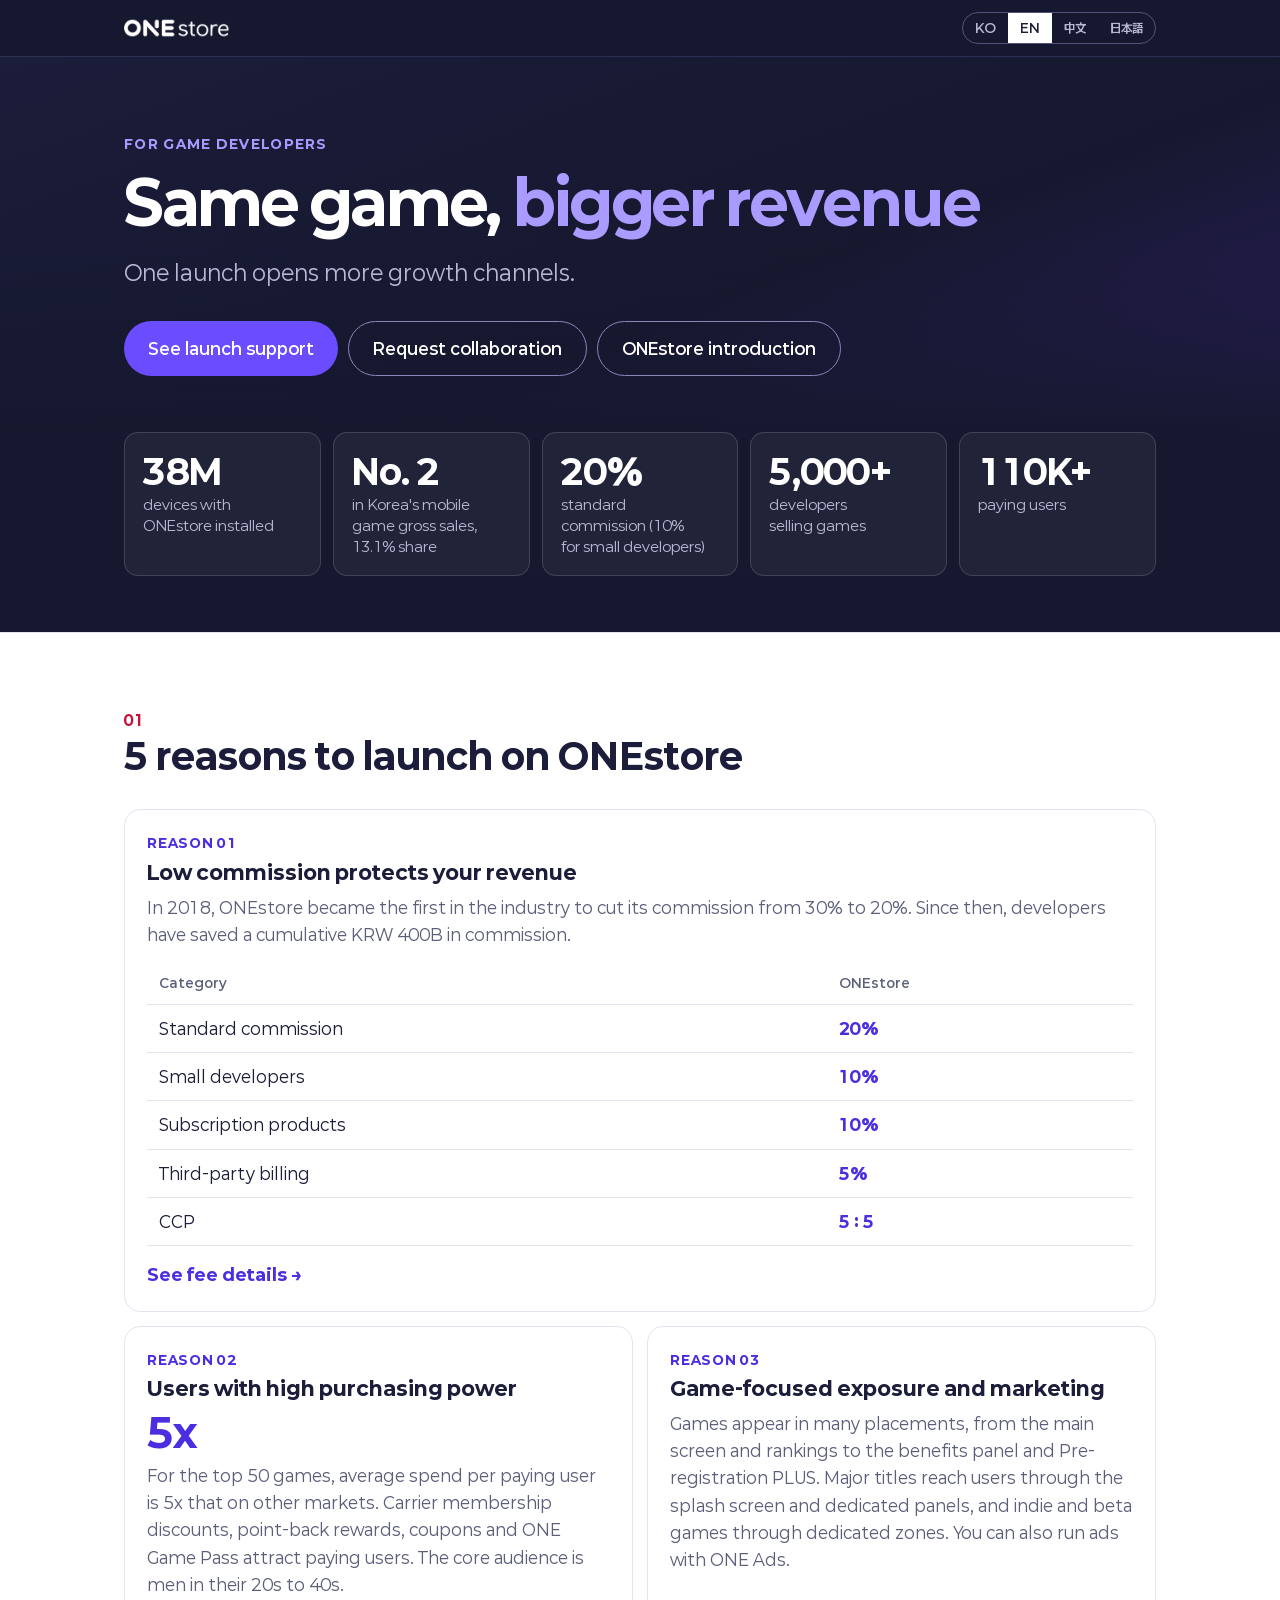
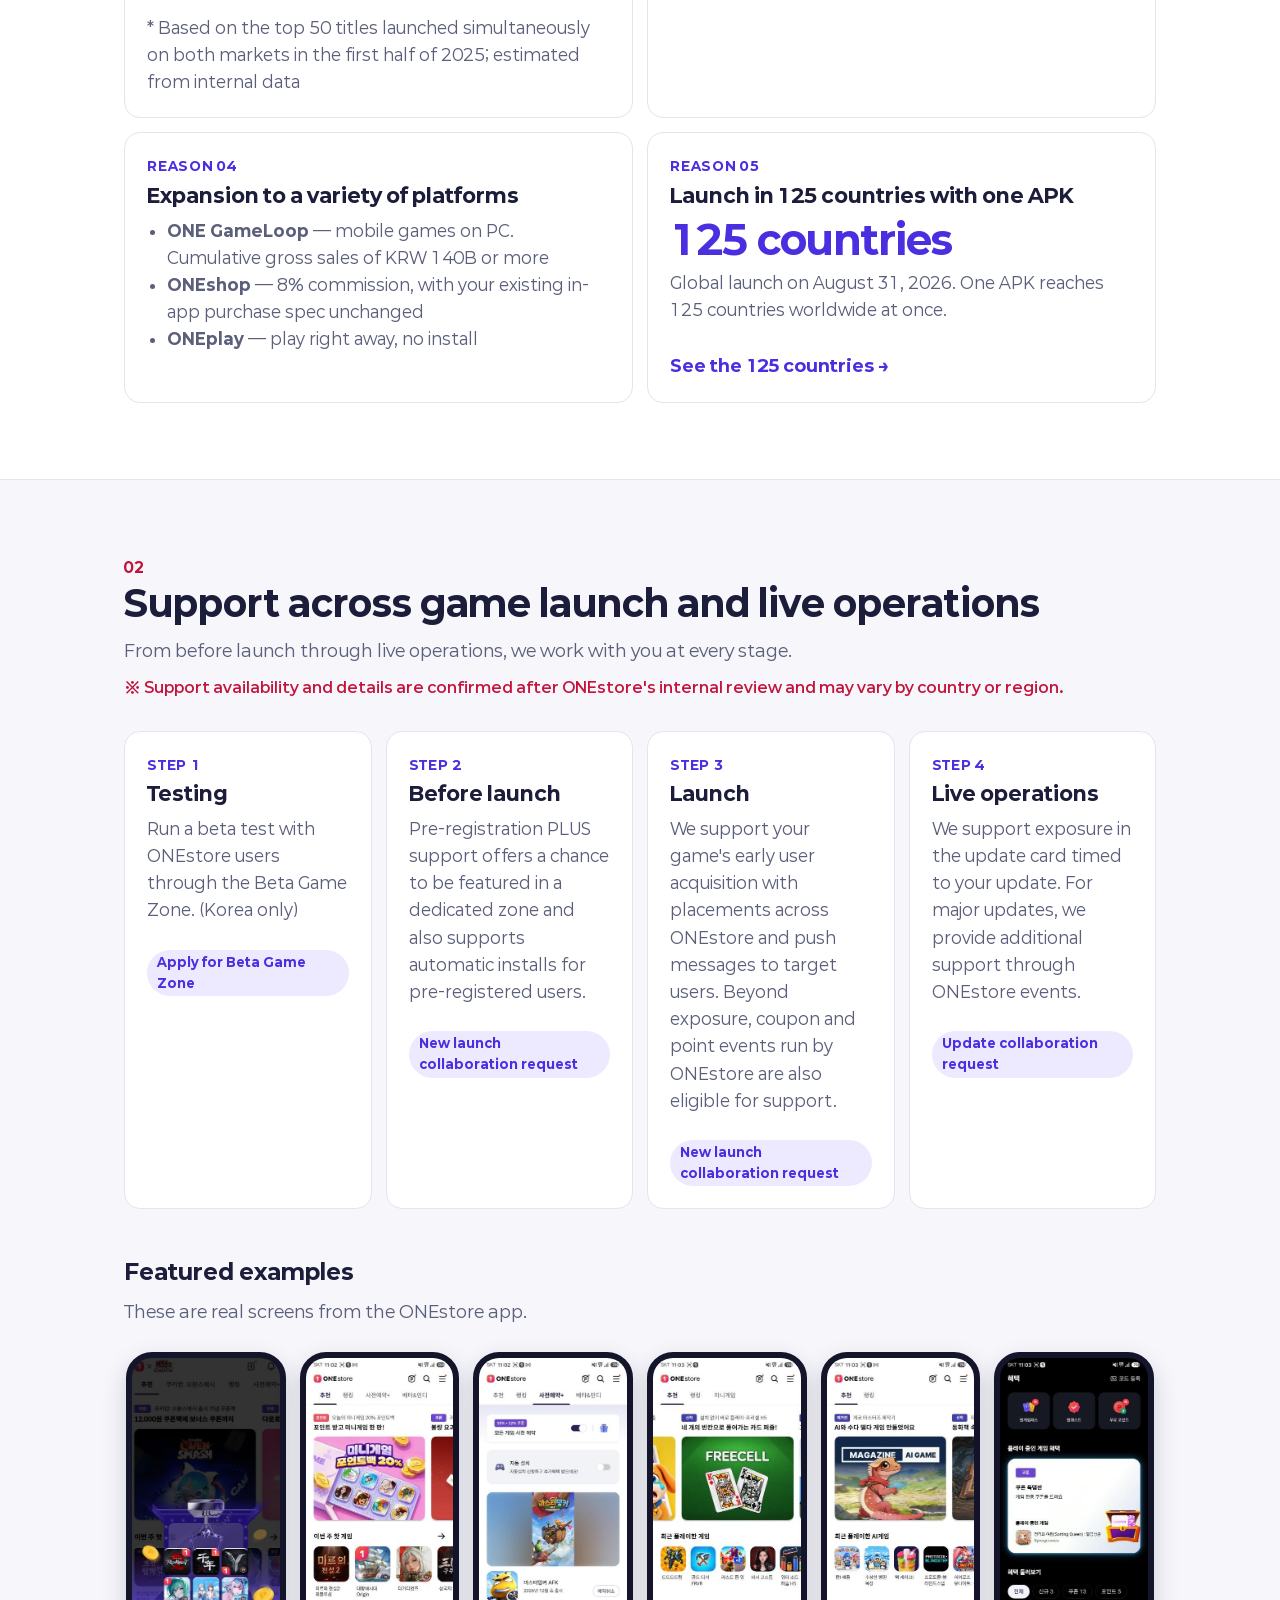
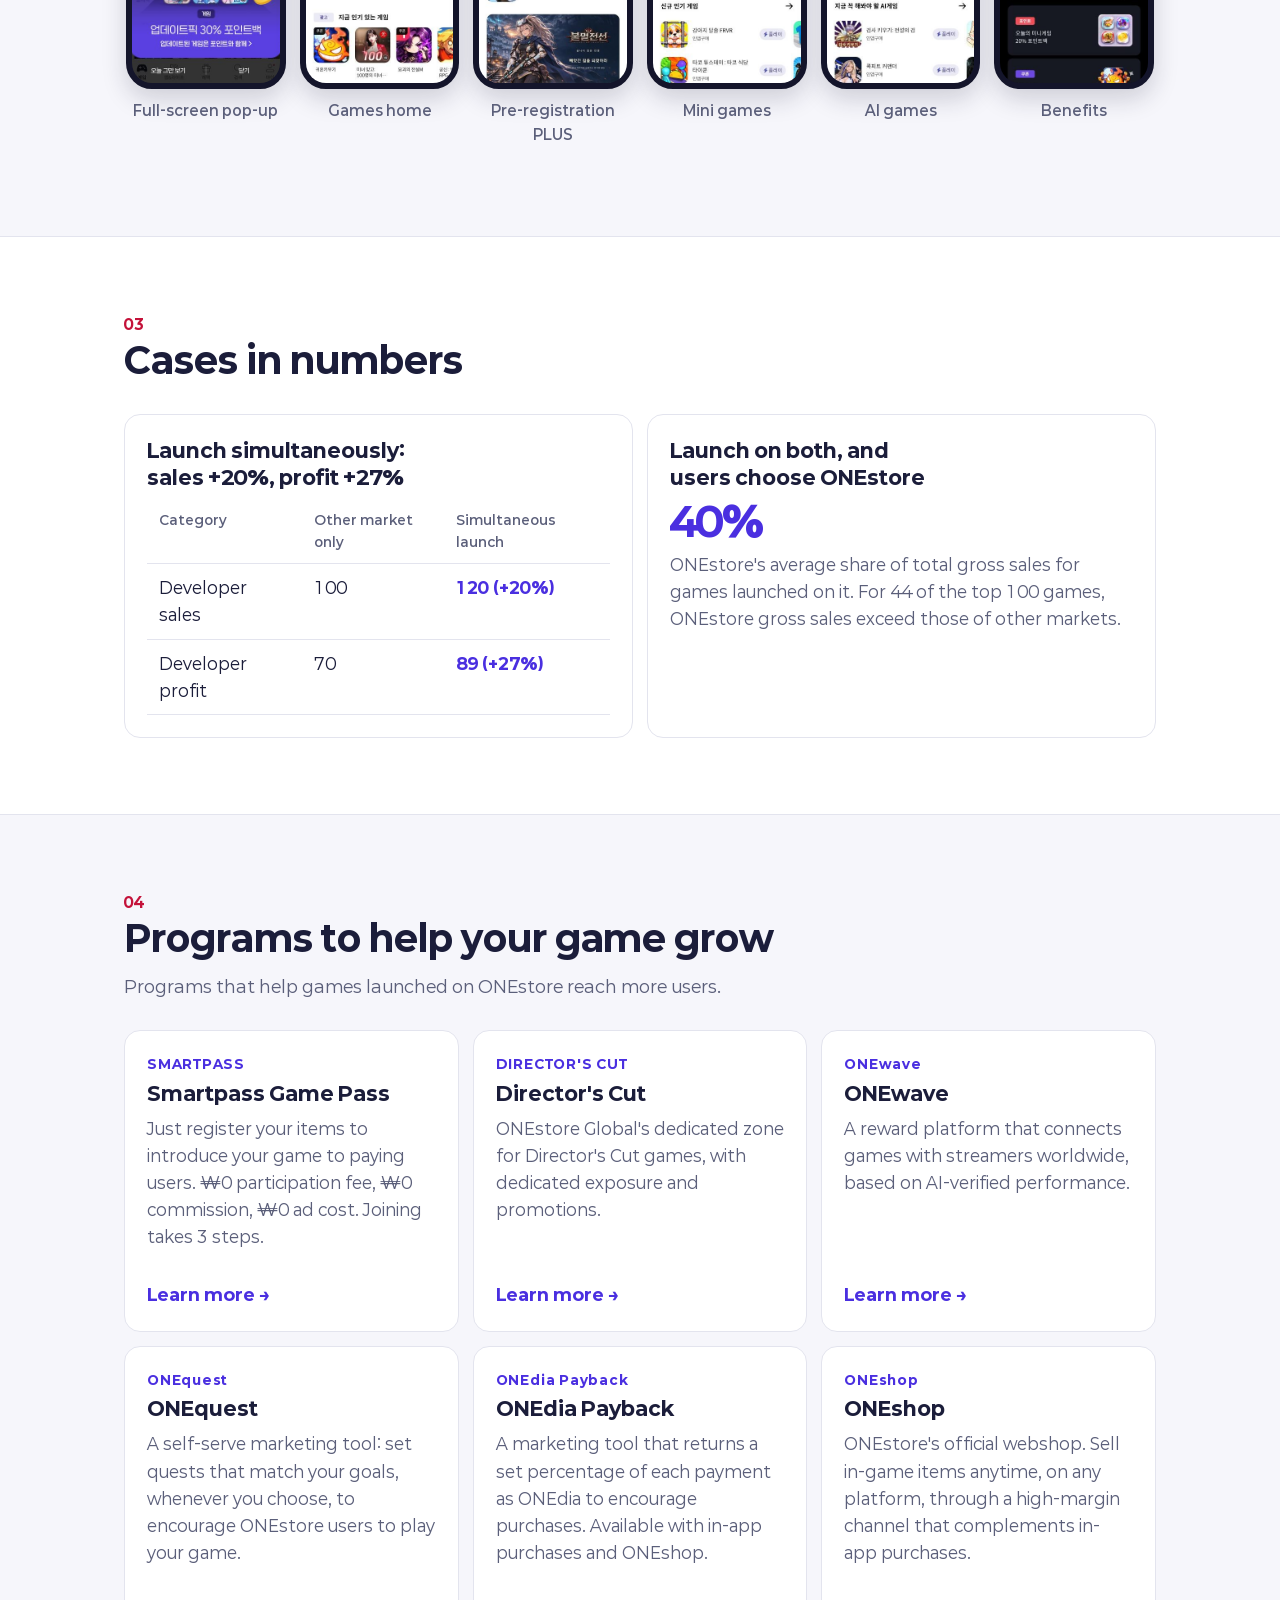
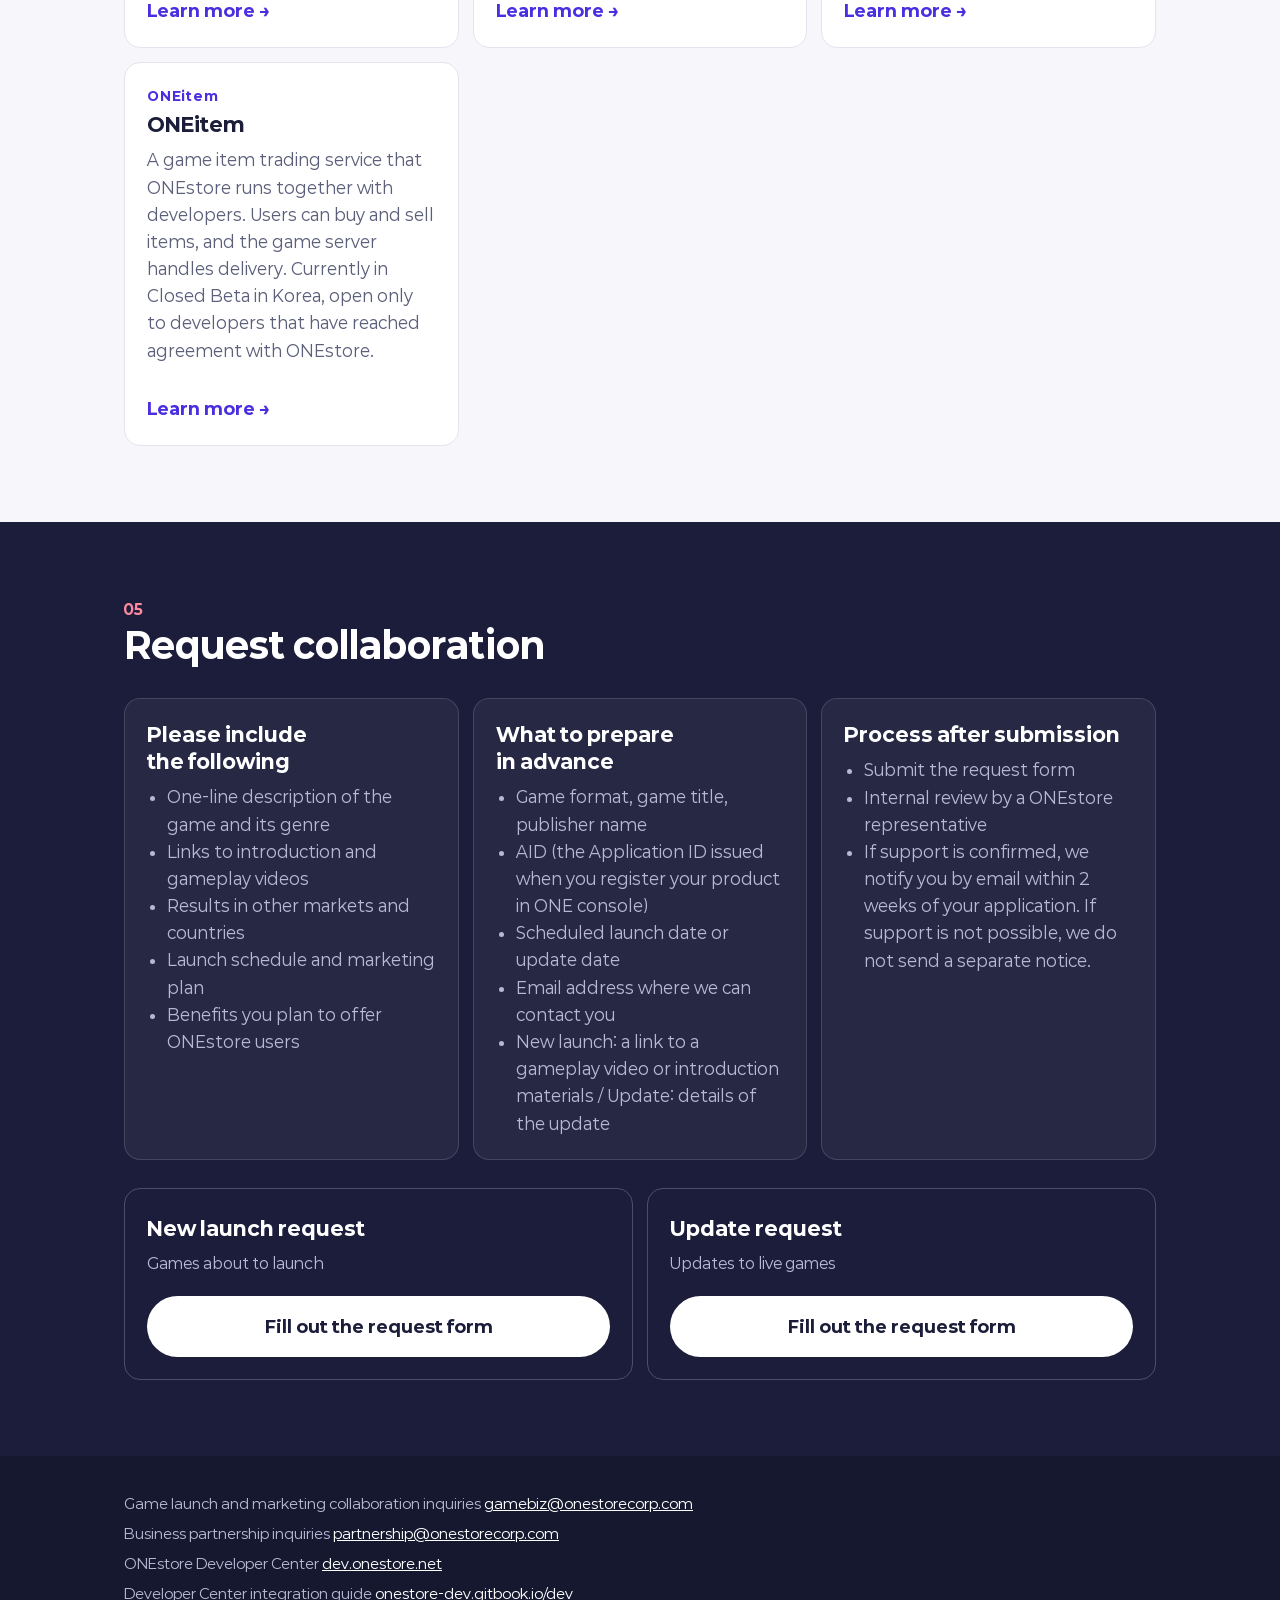
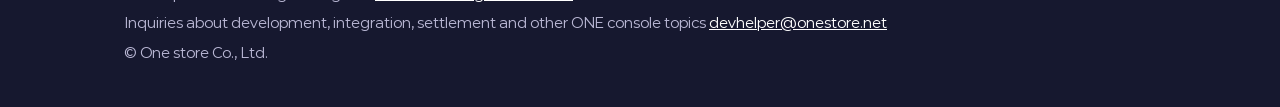
<file: index.html>
<!doctype html>
<html lang="en" data-lang="en"
  data-title-ko="원스토어 게임 파트너 안내"
  data-title-en="ONEstore Game Partner Guide"
  data-title-zh="ONEstore 游戏合作伙伴指南"
  data-title-ja="ONEstore ゲームデベロッパー向けご案内"
  data-desc-ko="원스토어에 입점하면 받는 지원과 사례, 협업 신청 방법을 안내합니다."
  data-desc-en="Support and results for games launched on ONEstore, and how to request collaboration."
  data-desc-zh="介绍入驻 ONEstore 可获得的支持、案例以及协作申请方式。"
  data-desc-ja="ONEstore で受けられるサポート、事例、協業申請の方法をご案内します。">
<head>
<meta charset="utf-8">
<meta name="viewport" content="width=device-width,initial-scale=1">
<title>ONEstore for Game Developers</title>
<meta name="description" content="Launch support, results and how to request a collaboration with ONEstore.">
<meta property="og:title" content="ONEstore for Game Developers">
<meta property="og:description" content="Launch support, results and how to request a collaboration with ONEstore.">
<meta property="og:type" content="website">
<meta property="og:image" content="https://introduction.onestorecorp.com/assets/og-image.png">
<meta property="og:image:width" content="1200">
<meta property="og:image:height" content="630">
<meta name="twitter:card" content="summary_large_image">
<meta name="twitter:image" content="https://introduction.onestorecorp.com/assets/og-image.png">
<link rel="icon" type="image/png" href="assets/favicon.png">
<link rel="apple-touch-icon" href="assets/favicon.png">
<link rel="preload" href="fonts/Paperlogy-400.woff2" as="font" type="font/woff2" crossorigin>
<link rel="preload" href="fonts/Paperlogy-600.woff2" as="font" type="font/woff2" crossorigin>
<link rel="preload" href="fonts/Paperlogy-800.woff2" as="font" type="font/woff2" crossorigin>
<link rel="stylesheet" href="style.css?v=e5278ded">
<script src="site.js?v=1ceebeff"></script>
</head>
<body>

<header class="topbar"><div class="wrap">
  <a class="brand" href="index.html" data-lang-link><img src="assets/logo-w.png" alt="ONE store"></a>
  <div class="lang-toggle" role="group" aria-label="Language">
    <a href="index.html?lang=ko" data-set="ko" hreflang="ko">KO</a>
    <a href="index.html?lang=en" data-set="en" hreflang="en" aria-current="true">EN</a>
    <a href="index.html?lang=zh" data-set="zh" hreflang="zh-Hans">中文</a>
    <a href="index.html?lang=ja" data-set="ja" hreflang="ja">日本語</a>
  </div>
</div></header>

<main>
<section class="hero"><div class="wrap">
  <p class="eyebrow">FOR GAME DEVELOPERS</p>
  <h1 lang="ko">같은 게임, <em>더 큰 수익</em></h1>
  <h1 lang="en">Same game, <em>bigger revenue</em></h1>
  <h1 lang="zh-Hans">同一款游戏，<em>更高收益</em></h1>
  <h1 lang="ja">同じゲームで、<em>より大きな収益</em></h1>
  <p class="lede" lang="ko">한 번의 입점으로 더 많은 성장 채널이 열립니다.</p>
  <p class="lede" lang="en">One launch opens more growth channels.</p>
  <p class="lede" lang="zh-Hans">一次入驻，开启更多增长渠道。</p>
  <p class="lede" lang="ja">一度の配信で、より多くの成長チャネルが広がります。</p>
  <div class="ctas">
    <a class="btn primary" href="#support"><span lang="ko">지원 혜택 보기</span><span lang="en">See launch support</span><span lang="zh-Hans">查看支持内容</span><span lang="ja">サポート内容を見る</span></a>
    <a class="btn ghost" href="#apply"><span lang="ko">협업 신청</span><span lang="en">Request collaboration</span><span lang="zh-Hans">协作申请</span><span lang="ja">協業申請</span></a>
    <a class="btn ghost" href="company.html" data-lang-link><span lang="ko">ONEstore 소개서</span><span lang="en">ONEstore introduction</span><span lang="zh-Hans">ONEstore 介绍资料</span><span lang="ja">ONEstore 紹介資料</span></a>
  </div>
</div></section>

<section class="nums n5"><div class="wrap">
  <div class="num">
    <b lang="ko">3,800만</b><b lang="en">38M</b><b lang="zh-Hans">3800万</b><b lang="ja">3,800万</b>
    <span lang="ko">원스토어가 설치된 기기</span><span lang="en">devices with ONEstore installed</span><span lang="zh-Hans">已安装 ONEstore 的设备</span><span lang="ja">ONEstore インストール端末</span>
  </div>
  <div class="num">
    <b lang="ko">2위</b><b lang="en">No. 2</b><b lang="zh-Hans">第2位</b><b lang="ja">第2位</b>
    <span lang="ko">국내 모바일 게임 거래액 점유율 13.1%</span><span lang="en">in Korea's mobile game gross sales, 13.1% share</span><span lang="zh-Hans">韩国手游流水份额 13.1%</span><span lang="ja">韓国モバイルゲーム取引額シェア 13.1%</span>
  </div>
  <div class="num">
    <b>20%</b>
    <span lang="ko">기본 수수료 (중소 개발사 10%)</span><span lang="en">standard commission (10% for small developers)</span><span lang="zh-Hans">标准分成比例（中小开发商 10%）</span><span lang="ja">基本手数料（中小デベロッパーは 10%）</span>
  </div>
  <div class="num">
    <b>5,000+</b>
    <span lang="ko">게임을 판매 중인 개발사</span><span lang="en">developers selling games</span><span lang="zh-Hans">正在销售游戏的开发商</span><span lang="ja">ゲームを販売中のデベロッパー</span>
  </div>
  <div class="num">
    <b lang="ko">11만+</b><b lang="en">110K+</b><b lang="zh-Hans">11万+</b><b lang="ja">11万人+</b>
    <span lang="ko">결제자</span><span lang="en">paying users</span><span lang="zh-Hans">付费用户</span><span lang="ja">課金ユーザー</span>
  </div>
</div></section>

<section class="sec" id="why"><div class="wrap">
  <div class="sec-head">
    <span class="sec-num">01</span>
    <h2 class="sec-title" lang="ko">원스토어에 입점해야 하는 5가지 이유</h2>
    <h2 class="sec-title" lang="en">5 reasons to launch on ONEstore</h2>
    <h2 class="sec-title" lang="zh-Hans">入驻 ONEstore 的5个理由</h2>
    <h2 class="sec-title" lang="ja">ONEstore で配信すべき5つの理由</h2>
  </div>
  <div class="grid g2">
    <article class="card wide">
      <span class="no">REASON 01</span>
      <h3 lang="ko">낮은 수수료로 개발사 수익을 지킵니다</h3>
      <h3 lang="en">Low commission protects your revenue</h3>
      <h3 lang="zh-Hans">低分成比例，守住开发商收益</h3>
      <h3 lang="ja">低い手数料でデベロッパーの収益を守る</h3>
      <p lang="ko">2018년 업계 최초로 수수료를 30%에서 20%로 내렸습니다. 그동안 개발사가 아낀 수수료는 누적 4,000억 원입니다.</p>
      <p lang="en">In 2018, ONEstore became the first in the industry to cut its commission from 30% to 20%. Since then, developers have saved a cumulative KRW 400B in commission.</p>
      <p lang="zh-Hans">2018年，ONEstore 在业内率先将分成比例从30%下调至20%。此后，开发商节省的分成累计达4000亿韩元。</p>
      <p lang="ja">2018年、業界で初めて手数料を30%から20%に引き下げました。これまでにデベロッパーが節約できた手数料は累計4,000億ウォンです。</p>
      <div class="tbl-wrap"><table>
        <thead><tr>
          <th lang="ko">구분</th>
          <th lang="en">Category</th>
          <th lang="zh-Hans">类别</th>
          <th lang="ja">区分</th>
          <th>ONEstore</th>
        </tr></thead>
        <tbody>
          <tr><td lang="ko">기본 수수료</td><td lang="en">Standard commission</td><td lang="zh-Hans">标准分成比例</td><td lang="ja">基本手数料</td><td class="k">20%</td></tr>
          <tr><td lang="ko">중소 개발사</td><td lang="en">Small developers</td><td lang="zh-Hans">中小开发商</td><td lang="ja">中小デベロッパー</td><td class="k">10%</td></tr>
          <tr><td lang="ko">구독 상품</td><td lang="en">Subscription products</td><td lang="zh-Hans">订阅商品</td><td lang="ja">サブスクリプション商品</td><td class="k">10%</td></tr>
          <tr><td lang="ko">개발사 자체 결제</td><td lang="en">Third-party billing</td><td lang="zh-Hans">开发商自有支付</td><td lang="ja">デベロッパー独自決済</td><td class="k">5%</td></tr>
          <tr><td>CCP</td><td class="k">5 : 5</td></tr>
        </tbody>
      </table></div>
      <a class="more" href="https://onestore-dev.gitbook.io/dev/docs/payment/service_fee#undefined" target="_blank" rel="noopener"><span lang="ko">수수료 자세히 보기 →</span><span lang="en">See fee details →</span><span lang="zh-Hans">查看分成详情 →</span><span lang="ja">手数料の詳細を見る →</span></a>
    </article>
    <article class="card">
      <span class="no">REASON 02</span>
      <h3 lang="ko">높은 구매력을 가진 이용자</h3>
      <h3 lang="en">Users with high purchasing power</h3>
      <h3 lang="zh-Hans">购买力强的用户</h3>
      <h3 lang="ja">購買力の高いユーザー</h3>
      <b class="big" lang="ko">5배</b>
      <b class="big" lang="en">5x</b>
      <b class="big" lang="zh-Hans">5倍</b>
      <b class="big" lang="ja">5倍</b>
      <p lang="ko">TOP 50 게임 실구매자의 평균 구매액이 타 마켓의 5배입니다. 통신사 멤버십 할인, 포인트백, 쿠폰, 원게임패스 같은 혜택이 결제하는 이용자를 모읍니다. 핵심 고객층은 20~40대 남성입니다.</p>
      <p lang="en">For the top 50 games, average spend per paying user is 5x that on other markets. Carrier membership discounts, point-back rewards, coupons and ONE Game Pass attract paying users. The core audience is men in their 20s to 40s.</p>
      <p lang="zh-Hans">TOP 50 游戏的实际付费用户平均消费额是其他应用商店的5倍。运营商会员折扣、积分返还、优惠券、ONE Game Pass 等福利汇聚付费用户。核心用户群为20多岁至40多岁的男性。</p>
      <p lang="ja">TOP 50 ゲームの実購入者の平均購入額は他マーケットの5倍です。通信キャリアの会員割引、ポイントバック、クーポン、ONE Game Pass などの特典が、課金するユーザーを集めます。主な顧客層は20〜40代の男性です。</p>
      <p class="fn" lang="ko">* 2025년 상반기 양 마켓 동시 출시 상위 50개 타이틀 기준, 내부 데이터로 추정</p>
      <p class="fn" lang="en">* Based on the top 50 titles launched simultaneously on both markets in the first half of 2025; estimated from internal data</p>
      <p class="fn" lang="zh-Hans">* 以2025年上半年两个应用商店同步上线的前50款游戏为准，根据内部数据估算</p>
      <p class="fn" lang="ja">* 2025年上半期、両マーケットで同時リリースされた上位50タイトル基準。社内データによる推定</p>
    </article>
    <article class="card">
      <span class="no">REASON 03</span>
      <h3 lang="ko">게임 중심 노출과 마케팅</h3>
      <h3 lang="en">Game-focused exposure and marketing</h3>
      <h3 lang="zh-Hans">以游戏为中心的曝光与营销</h3>
      <h3 lang="ja">ゲーム中心の露出とマーケティング</h3>
      <p lang="ko">메인 화면, 랭킹, 혜택 패널, 사전예약 PLUS까지 게임이 노출되는 지면이 많습니다. 대형 타이틀은 스플래시와 전용 패널로, 인디·베타 게임은 전용 존에서 이용자를 만납니다. ONE Ads로 광고도 집행할 수 있습니다.</p>
      <p lang="en">Games appear in many placements, from the main screen and rankings to the benefits panel and Pre-registration PLUS. Major titles reach users through the splash screen and dedicated panels, and indie and beta games through dedicated zones. You can also run ads with ONE Ads.</p>
      <p lang="zh-Hans">从首页、排行榜、福利面板到 Pre-registration PLUS，游戏的曝光位置十分丰富。大型游戏通过开屏和专属面板触达用户，独立游戏和测试游戏则在专属区域与用户见面。还可通过 ONE Ads 投放广告。</p>
      <p lang="ja">メイン画面、ランキング、特典パネル、Pre-registration PLUS まで、ゲームが露出する枠が豊富です。大型タイトルはスプラッシュと専用パネルで、インディー・ベータゲームは専用ゾーンでユーザーと出会います。ONE Ads で広告も出稿できます。</p>
    </article>
    <article class="card">
      <span class="no">REASON 04</span>
      <h3 lang="ko">다양한 플랫폼으로 확장</h3>
      <h3 lang="en">Expansion to a variety of platforms</h3>
      <h3 lang="zh-Hans">拓展至多种平台</h3>
      <h3 lang="ja">さまざまなプラットフォームへ拡大</h3>
      <ul>
        <li lang="ko"><b>원게임루프</b> — 모바일 게임을 PC에서. 누적 거래액 1,400억 원 이상</li>
        <li lang="en"><b>ONE GameLoop</b> — mobile games on PC. Cumulative gross sales of KRW 140B or more</li>
        <li lang="zh-Hans"><b>ONE GameLoop</b> — 在 PC 上玩手机游戏。累计流水1400亿韩元以上</li>
        <li lang="ja"><b>ONE GameLoop</b> — モバイルゲームを PC で。累計取引額1,400億ウォン以上</li>
        <li lang="ko"><b>원샵</b> — 수수료 8%, 기존 인앱 결제 규격 그대로</li>
        <li lang="en"><b>ONEshop</b> — 8% commission, with your existing in-app purchase spec unchanged</li>
        <li lang="zh-Hans"><b>ONEshop</b> — 分成比例8%，沿用现有应用内支付规格</li>
        <li lang="ja"><b>ONEshop</b> — 手数料8%、既存のアプリ内決済仕様のまま</li>
        <li lang="ko"><b>원플레이</b> — 설치 없이 바로 플레이</li>
        <li lang="en"><b>ONEplay</b> — play right away, no install</li>
        <li lang="zh-Hans"><b>ONEplay</b> — 无需安装，即点即玩</li>
        <li lang="ja"><b>ONEplay</b> — インストール不要ですぐにプレイ</li>
      </ul>
    </article>
    <article class="card">
      <span class="no">REASON 05</span>
      <h3 lang="ko">APK 하나로 125개국 출시</h3>
      <h3 lang="en">Launch in 125 countries with one APK</h3>
      <h3 lang="zh-Hans">一个 APK，上线125个国家和地区</h3>
      <h3 lang="ja">APK ひとつで125か国にリリース</h3>
      <b class="big" lang="ko">125개국</b>
      <b class="big" lang="en">125 countries</b>
      <b class="big" lang="zh-Hans">125个国家和地区</b>
      <b class="big" lang="ja">125か国</b>
      <p lang="ko">2026년 8월 31일 글로벌 출시. APK 하나로 전 세계 125개국에 한 번에 선보입니다.</p>
      <p lang="en">Global launch on August 31, 2026. One APK reaches 125 countries worldwide at once.</p>
      <p lang="zh-Hans">2026年8月31日全球上线。一个 APK 即可一次性在全球125个国家和地区上线。</p>
      <p lang="ja">2026年8月31日にグローバルリリース。APK ひとつで世界125か国に一度にリリースします。</p>
      <a class="more" href="https://onestore-dev.gitbook.io/dev/docs/payment/tax_information#undefined-4" target="_blank" rel="noopener"><span lang="ko">125개국 자세히 보기 →</span><span lang="en">See the 125 countries →</span><span lang="zh-Hans">查看125个国家和地区 →</span><span lang="ja">125か国の詳細を見る →</span></a>
    </article>
  </div>
</div></section>

<section class="sec soft" id="support"><div class="wrap">
  <div class="sec-head">
    <span class="sec-num">02</span>
    <h2 class="sec-title" lang="ko">게임 출시 및 운영 단계별 지원</h2>
    <h2 class="sec-title" lang="en">Support across game launch and live operations</h2>
    <h2 class="sec-title" lang="zh-Hans">游戏上线及运营各阶段支持</h2>
    <h2 class="sec-title" lang="ja">ゲームのリリース・運営フェーズ別サポート</h2>
    <p class="sec-lead" lang="ko">출시 준비부터 운영까지, 단계마다 함께합니다.</p>
    <p class="sec-lead" lang="en">From before launch through live operations, we work with you at every stage.</p>
    <p class="sec-lead" lang="zh-Hans">从上线筹备到运营，每个阶段都与您同行。</p>
    <p class="sec-lead" lang="ja">リリース準備から運営まで、各段階で伴走します。</p>
    <div class="warn-note">
      <p lang="ko">※ 지원 여부와 내용은 원스토어 내부 검토를 거쳐 확정되며, 국가·지역별로 다를 수 있습니다.</p>
      <p lang="en">※ Support availability and details are confirmed after ONEstore's internal review and may vary by country or region.</p>
      <p lang="zh-Hans">※ 是否提供支持及支持内容，须经 ONEstore 内部审核后确定，且可能因国家/地区而异。</p>
      <p lang="ja">※ サポートの有無と内容は ONEstore の社内検討を経て確定し、国・地域によって異なる場合があります。</p>
    </div>
  </div>
  <div class="grid g4">
    <article class="card">
      <span class="no">STEP 1</span>
      <h3 lang="ko">테스트</h3>
      <h3 lang="en">Testing</h3>
      <h3 lang="zh-Hans">测试</h3>
      <h3 lang="ja">テスト</h3>
      <p lang="ko">베타게임존을 통해 원스토어 이용자를 대상으로 베타 테스트를 진행합니다. (한국)</p>
      <p lang="en">Run a beta test with ONEstore users through the Beta Game Zone. (Korea only)</p>
      <p lang="zh-Hans">通过 Beta Game Zone 面向 ONEstore 用户开展 Beta 测试。（韩国）</p>
      <p lang="ja">Beta Game Zone を通じて ONEstore ユーザー向けにベータテストを実施します。（韓国のみ）</p>
      <a class="tag" lang="ko" target="_blank" rel="noopener" href="https://dev.onestore.net/dev/betagame">베타게임존 신청</a>
      <a class="tag" lang="en" target="_blank" rel="noopener" href="https://dev.onestore.net/dev/betagame">Apply for Beta Game Zone</a>
      <a class="tag" lang="zh-Hans" target="_blank" rel="noopener" href="https://dev.onestore.net/dev/betagame">Beta Game Zone 申请</a>
      <a class="tag" lang="ja" target="_blank" rel="noopener" href="https://dev.onestore.net/dev/betagame">Beta Game Zone 申請</a>
    </article>
    <article class="card">
      <span class="no">STEP 2</span>
      <h3 lang="ko">출시 전</h3>
      <h3 lang="en">Before launch</h3>
      <h3 lang="zh-Hans">上线前</h3>
      <h3 lang="ja">リリース前</h3>
      <p lang="ko">사전예약 PLUS 지원을 받으면 전용 존 노출 기회가 주어지고, 사전예약자 대상 자동 설치도 지원됩니다.</p>
      <p lang="en">Pre-registration PLUS support offers a chance to be featured in a dedicated zone and also supports automatic installs for pre-registered users.</p>
      <p lang="zh-Hans">获得 Pre-registration PLUS 支持后，将有机会在专属区域曝光，并可为预约用户提供自动安装支持。</p>
      <p lang="ja">Pre-registration PLUS のサポートを受けると、専用ゾーンでの露出機会が得られ、事前登録者への自動インストールにも対応します。</p>
      <a class="tag" lang="ko" data-form="new" target="_blank" rel="noopener" href="https://forms.cloud.microsoft/r/CNVkkWzz5Y">신규 출시 협업 신청</a>
      <a class="tag" lang="en" data-form="new" target="_blank" rel="noopener" href="https://forms.cloud.microsoft/r/CNVkkWzz5Y">New launch collaboration request</a>
      <a class="tag" lang="zh-Hans" data-form="new" target="_blank" rel="noopener" href="https://forms.cloud.microsoft/r/CNVkkWzz5Y">新游上线协作申请</a>
      <a class="tag" lang="ja" data-form="new" target="_blank" rel="noopener" href="https://forms.cloud.microsoft/r/CNVkkWzz5Y">新規リリース協業申請</a>
    </article>
    <article class="card">
      <span class="no">STEP 3</span>
      <h3 lang="ko">출시</h3>
      <h3 lang="en">Launch</h3>
      <h3 lang="zh-Hans">上线</h3>
      <h3 lang="ja">リリース</h3>
      <p lang="ko">원스토어 내 다양한 노출 지면과 타깃 고객 대상 푸시 메시지를 통해 게임의 초반 유입을 지원합니다. 노출 외에 원스토어가 진행하는 쿠폰·포인트 이벤트도 지원 대상입니다.</p>
      <p lang="en">We support your game's early user acquisition with placements across ONEstore and push messages to target users. Beyond exposure, coupon and point events run by ONEstore are also eligible for support.</p>
      <p lang="zh-Hans">通过 ONEstore 内的多种曝光位置及面向目标用户的推送消息，助力游戏初期获客。除曝光外，ONEstore 开展的优惠券、积分活动也在支持范围内。</p>
      <p lang="ja">ONEstore 内のさまざまな露出エリアやターゲットユーザー向けのプッシュ通知を通じて、ゲームの初期流入をサポートします。露出に加え、ONEstore が実施するクーポン・ポイントイベントもサポート対象です。</p>
      <a class="tag" lang="ko" data-form="new" target="_blank" rel="noopener" href="https://forms.cloud.microsoft/r/CNVkkWzz5Y">신규 출시 협업 신청</a>
      <a class="tag" lang="en" data-form="new" target="_blank" rel="noopener" href="https://forms.cloud.microsoft/r/CNVkkWzz5Y">New launch collaboration request</a>
      <a class="tag" lang="zh-Hans" data-form="new" target="_blank" rel="noopener" href="https://forms.cloud.microsoft/r/CNVkkWzz5Y">新游上线协作申请</a>
      <a class="tag" lang="ja" data-form="new" target="_blank" rel="noopener" href="https://forms.cloud.microsoft/r/CNVkkWzz5Y">新規リリース協業申請</a>
    </article>
    <article class="card">
      <span class="no">STEP 4</span>
      <h3 lang="ko">운영</h3>
      <h3 lang="en">Live operations</h3>
      <h3 lang="zh-Hans">运营</h3>
      <h3 lang="ja">運営</h3>
      <p lang="ko">업데이트 시점에 맞춰 업데이트 카드 내 노출을 지원합니다. 주요 업데이트는 원스토어 이벤트를 통해 추가로 지원합니다.</p>
      <p lang="en">We support exposure in the update card timed to your update. For major updates, we provide additional support through ONEstore events.</p>
      <p lang="zh-Hans">配合更新时间，在更新卡片内提供曝光支持。重大更新还将通过 ONEstore 活动提供额外支持。</p>
      <p lang="ja">アップデートのタイミングに合わせて、アップデートカード内での露出をサポートします。主要アップデートの場合は、ONEstore のイベントを通じて追加でサポートします。</p>
      <a class="tag" lang="ko" data-form="update" target="_blank" rel="noopener" href="https://forms.cloud.microsoft/r/EMViXE5TG2">업데이트 협업 신청</a>
      <a class="tag" lang="en" data-form="update" target="_blank" rel="noopener" href="https://forms.cloud.microsoft/r/EMViXE5TG2">Update collaboration request</a>
      <a class="tag" lang="zh-Hans" data-form="update" target="_blank" rel="noopener" href="https://forms.cloud.microsoft/r/EMViXE5TG2">更新协作申请</a>
      <a class="tag" lang="ja" data-form="update" target="_blank" rel="noopener" href="https://forms.cloud.microsoft/r/EMViXE5TG2">アップデート協業申請</a>
    </article>
  </div>
  <div class="eg">
    <h3 class="eg-title" lang="ko">피처드 예시</h3>
    <h3 class="eg-title" lang="en">Featured examples</h3>
    <h3 class="eg-title" lang="zh-Hans">推荐位示例</h3>
    <h3 class="eg-title" lang="ja">フィーチャード掲載例</h3>
    <p class="eg-lead" lang="ko">원스토어 앱에서 실제로 노출되는 화면입니다.</p>
    <p class="eg-lead" lang="en">These are real screens from the ONEstore app.</p>
    <p class="eg-lead" lang="zh-Hans">这些是 ONEstore 应用中实际展示的画面。</p>
    <p class="eg-lead" lang="ja">ONEstore アプリで実際に表示される画面です。</p>
    <div class="eg-row">
      <figure class="phone"><div class="screen"><img src="assets/feat-01.jpg" alt="" loading="lazy" width="360" height="731"></div>
        <figcaption><span lang="ko">메인 전면 팝업</span><span lang="en">Full-screen pop-up</span><span lang="zh-Hans">首页全屏弹窗</span><span lang="ja">メイン全面ポップアップ</span></figcaption></figure>
      <figure class="phone"><div class="screen"><img src="assets/feat-02.jpg" alt="" loading="lazy" width="360" height="1854"></div>
        <figcaption><span lang="ko">게임 홈</span><span lang="en">Games home</span><span lang="zh-Hans">游戏首页</span><span lang="ja">ゲームホーム</span></figcaption></figure>
      <figure class="phone"><div class="screen"><img src="assets/feat-03.jpg" alt="" loading="lazy" width="360" height="1490"></div>
        <figcaption><span lang="ko">사전예약 PLUS</span><span lang="en">Pre-registration PLUS</span><span lang="zh-Hans">Pre-registration PLUS</span><span lang="ja">Pre-registration PLUS</span></figcaption></figure>
      <figure class="phone"><div class="screen"><img src="assets/feat-04.jpg" alt="" loading="lazy" width="360" height="1824"></div>
        <figcaption><span lang="ko">미니게임</span><span lang="en">Mini games</span><span lang="zh-Hans">迷你游戏</span><span lang="ja">ミニゲーム</span></figcaption></figure>
      <figure class="phone"><div class="screen"><img src="assets/feat-05.jpg" alt="" loading="lazy" width="360" height="2135"></div>
        <figcaption><span lang="ko">AI 게임</span><span lang="en">AI games</span><span lang="zh-Hans">AI 游戏</span><span lang="ja">AI ゲーム</span></figcaption></figure>
      <figure class="phone"><div class="screen"><img src="assets/feat-06.jpg" alt="" loading="lazy" width="360" height="2064"></div>
        <figcaption><span lang="ko">혜택</span><span lang="en">Benefits</span><span lang="zh-Hans">福利</span><span lang="ja">特典</span></figcaption></figure>
    </div>
  </div>
</div></section>

<section class="sec" id="cases"><div class="wrap">
  <div class="sec-head">
    <span class="sec-num">03</span>
    <h2 class="sec-title" lang="ko">숫자로 보는 사례</h2>
    <h2 class="sec-title" lang="en">Cases in numbers</h2>
    <h2 class="sec-title" lang="zh-Hans">用数据看案例</h2>
    <h2 class="sec-title" lang="ja">数字で見る事例</h2>
  </div>
  <div class="grid g2">
    <article class="card">
      <h3 lang="ko">동시 출시하면 매출 +20%, 이익 +27%</h3>
      <h3 lang="en">Launch simultaneously: sales +20%, profit +27%</h3>
      <h3 lang="zh-Hans">同步上线，销售额 +20%，利润 +27%</h3>
      <h3 lang="ja">同時リリースで売上 +20%、利益 +27%</h3>
      <div class="tbl-wrap"><table>
        <thead><tr>
          <th lang="ko">구분</th>
          <th lang="en">Category</th>
          <th lang="zh-Hans">类别</th>
          <th lang="ja">区分</th>
          <th lang="ko">타 마켓 단독</th>
          <th lang="en">Other market only</th>
          <th lang="zh-Hans">仅其他商店</th>
          <th lang="ja">他マーケット単独</th>
          <th lang="ko">동시 출시</th>
          <th lang="en">Simultaneous launch</th>
          <th lang="zh-Hans">同步上线</th>
          <th lang="ja">同時リリース</th>
        </tr></thead>
        <tbody>
          <tr><td lang="ko">개발사 매출</td><td lang="en">Developer sales</td><td lang="zh-Hans">开发商销售额</td><td lang="ja">デベロッパー売上</td><td>100</td><td class="k">120 (+20%)</td></tr>
          <tr><td lang="ko">개발사 이익</td><td lang="en">Developer profit</td><td lang="zh-Hans">开发商利润</td><td lang="ja">デベロッパー利益</td><td>70</td><td class="k">89 (+27%)</td></tr>
        </tbody>
      </table></div>
    </article>
    <article class="card">
      <h3 lang="ko">같이 출시하면, 이용자는 원스토어를 선택합니다</h3>
      <h3 lang="en">Launch on both, and users choose ONEstore</h3>
      <h3 lang="zh-Hans">同步上线，用户选择 ONEstore</h3>
      <h3 lang="ja">同時にリリースすると、ユーザーは ONEstore を選びます</h3>
      <b class="big">40%</b>
      <p lang="ko">입점 게임의 전체 거래액 중 원스토어가 차지하는 평균 비중입니다. TOP 100 게임 중 44개 게임은 타 마켓보다 원스토어에서 더 높은 거래액을 기록하고 있습니다.</p>
      <p lang="en">ONEstore's average share of total gross sales for games launched on it. For 44 of the top 100 games, ONEstore gross sales exceed those of other markets.</p>
      <p lang="zh-Hans">入驻游戏总流水中 ONEstore 所占的平均比重。TOP 100 游戏中，有44款游戏在 ONEstore 的流水高于其他应用商店。</p>
      <p lang="ja">配信ゲームの全取引額に占める ONEstore の平均割合です。TOP 100 ゲームのうち44タイトルは、他マーケットよりも ONEstore で高い取引額を記録しています。</p>
    </article>
  </div>
</div></section>
<section class="sec soft" id="services"><div class="wrap">
  <div class="sec-head">
    <span class="sec-num">04</span>
    <h2 class="sec-title" lang="ko">게임 성장을 위한 다양한 프로그램</h2>
    <h2 class="sec-title" lang="en">Programs to help your game grow</h2>
    <h2 class="sec-title" lang="zh-Hans">助力游戏增长的多样化项目</h2>
    <h2 class="sec-title" lang="ja">ゲームの成長を支えるさまざまなプログラム</h2>
    <p class="sec-lead" lang="ko">입점한 게임이 더 많은 이용자를 만날 수 있도록 돕는 프로그램입니다.</p>
    <p class="sec-lead" lang="en">Programs that help games launched on ONEstore reach more users.</p>
    <p class="sec-lead" lang="zh-Hans">帮助入驻游戏触达更多用户的各类项目。</p>
    <p class="sec-lead" lang="ja">配信中のゲームがより多くのユーザーと出会えるよう支援するプログラムです。</p>
  </div>
  <div class="grid g-auto">
    <article class="card svc">
      <span class="no">SMARTPASS</span>
      <h3 lang="ko">스마트패스 게임패스</h3>
      <h3 lang="en">Smartpass Game Pass</h3>
      <h3 lang="zh-Hans">Smartpass Game Pass</h3>
      <h3 lang="ja">Smartpass Game Pass</h3>
      <p lang="ko">아이템만 등록하면 결제 이용자에게 게임을 소개할 수 있습니다. 참여비·수수료·광고비는 0원이며, 3단계로 참여할 수 있습니다.</p>
      <p lang="en">Just register your items to introduce your game to paying users. ₩0 participation fee, ₩0 commission, ₩0 ad cost. Joining takes 3 steps.</p>
      <p lang="zh-Hans">只需登记道具，即可向付费用户介绍游戏。参与费、分成、广告费均为₩0，参与只需3步。</p>
      <p lang="ja">アイテムを登録するだけで、課金ユーザーにゲームを紹介できます。参加費・手数料・広告費は₩0で、3ステップで参加できます。</p>
      <a class="more" href="smartpass.html" data-lang-link><span lang="ko">자세히 보기 →</span><span lang="en">Learn more →</span><span lang="zh-Hans">了解详情 →</span><span lang="ja">詳しく見る →</span></a>
    </article>
    <article class="card svc">
      <span class="no">DIRECTOR'S CUT</span>
      <h3 lang="ko">디렉터스 컷</h3>
      <h3 lang="en">Director's Cut</h3>
      <h3 lang="zh-Hans">Director's Cut</h3>
      <h3 lang="ja">Director's Cut</h3>
      <p lang="ko">감독판 게임을 위한 원스토어 글로벌 전용 존으로, 전용 노출과 전용 프로모션을 지원받을 수 있습니다.</p>
      <p lang="en">ONEstore Global's dedicated zone for Director's Cut games, with dedicated exposure and promotions.</p>
      <p lang="zh-Hans">ONEstore Global 专为导演剪辑版游戏打造的专区，可获得专属曝光与专属促销支持。</p>
      <p lang="ja">ディレクターズカット版ゲームのための ONEstore Global 専用ゾーンです。専用の露出と専用プロモーションのサポートを受けられます。</p>
      <div class="links"><a class="more" href="https://onestore-dc.github.io/Director-s-cut/" data-lang-link target="_blank" rel="noopener"><span lang="ko">자세히 보기 →</span><span lang="en">Learn more →</span><span lang="zh-Hans">了解详情 →</span><span lang="ja">詳しく見る →</span></a></div>
    </article>
    <article class="card svc">
      <span class="no">ONEwave</span>
      <h3 lang="ko">원웨이브</h3>
      <h3 lang="en">ONEwave</h3>
      <h3 lang="zh-Hans">ONEwave</h3>
      <h3 lang="ja">ONEwave</h3>
      <p lang="ko">AI가 검증한 성과를 기준으로 게임과 전 세계 스트리머를 연결하는 보상 플랫폼입니다.</p>
      <p lang="en">A reward platform that connects games with streamers worldwide, based on AI-verified performance.</p>
      <p lang="zh-Hans">以 AI 验证的成果为依据，连接游戏与全球主播的奖励平台。</p>
      <p lang="ja">AI が検証した成果をもとに、ゲームと世界中のストリーマーをつなぐ報酬プラットフォームです。</p>
      <a class="more" href="onewave.html" data-lang-link><span lang="ko">자세히 보기 →</span><span lang="en">Learn more →</span><span lang="zh-Hans">了解详情 →</span><span lang="ja">詳しく見る →</span></a>
    </article>
    <article class="card svc">
      <span class="no">ONEquest</span>
      <h3 lang="ko">원퀘스트</h3>
      <h3 lang="en">ONEquest</h3>
      <h3 lang="zh-Hans">ONEquest</h3>
      <h3 lang="ja">ONEquest</h3>
      <p lang="ko">개발사가 원하는 시점에 목표에 맞는 퀘스트를 설정해 원스토어 이용자의 게임 참여를 유도하는 셀프 서브 마케팅 도구입니다.</p>
      <p lang="en">A self-serve marketing tool: set quests that match your goals, whenever you choose, to encourage ONEstore users to play your game.</p>
      <p lang="zh-Hans">开发商可在任意时间按目标设置任务，引导 ONEstore 用户参与游戏的自助式营销工具。</p>
      <p lang="ja">デベロッパーが任意のタイミングで目標に合ったクエストを設定し、ONEstore ユーザーのゲーム参加を促せるセルフサーブ型マーケティングツールです。</p>
      <div class="links"><a class="more" href="onequest.html" data-lang-link><span lang="ko">자세히 보기 →</span><span lang="en">Learn more →</span><span lang="zh-Hans">了解详情 →</span><span lang="ja">詳しく見る →</span></a></div>
    </article>
    <article class="card svc">
      <span class="no">ONEdia Payback</span>
      <h3 lang="ko">원다이아 페이백</h3><h3 lang="en">ONEdia Payback</h3><h3 lang="zh-Hans">ONEdia 返还</h3><h3 lang="ja">ONEdia ペイバック</h3>
      <p lang="ko">결제 금액의 일정 비율을 원다이아로 돌려주어 이용자의 결제를 유도하는 마케팅 도구입니다. 인앱 결제와 ONEshop에서 진행할 수 있습니다.</p><p lang="en">A marketing tool that returns a set percentage of each payment as ONEdia to encourage purchases. Available with in-app purchases and ONEshop.</p><p lang="zh-Hans">按支付金额的一定比例返还 ONEdia、促进用户付费的营销工具。可在应用内支付和 ONEshop 进行。</p><p lang="ja">決済金額の一定割合を ONEdia で還元し、ユーザーの決済を促すマーケティングツールです。アプリ内決済と ONEshop で実施できます。</p>
      <div class="links"><a class="more" href="payback.html" data-lang-link><span lang="ko">자세히 보기 →</span><span lang="en">Learn more →</span><span lang="zh-Hans">了解详情 →</span><span lang="ja">詳しく見る →</span></a></div>
    </article>
    <article class="card svc">
      <span class="no">ONEshop</span>
      <h3 lang="ko">원샵</h3>
      <h3 lang="en">ONEshop</h3>
      <h3 lang="zh-Hans">ONEshop</h3>
      <h3 lang="ja">ONEshop</h3>
      <p lang="ko">원스토어가 운영하는 공식 웹샵입니다. 시간과 플랫폼에 구애받지 않고 게임 아이템을 판매할 수 있어, 인앱 결제를 보완하는 수익성 높은 판매 채널로 활용할 수 있습니다.</p>
      <p lang="en">ONEstore's official webshop. Sell in-game items anytime, on any platform, through a high-margin channel that complements in-app purchases.</p>
      <p lang="zh-Hans">ONEstore 官方网店。不受时间和平台限制销售游戏道具，是补充应用内支付的高收益销售渠道。</p>
      <p lang="ja">ONEstore が運営する公式ウェブショップです。時間やプラットフォームを問わずゲームアイテムを販売でき、アプリ内決済を補う収益性の高い販売チャネルとして活用できます。</p>
      <div class="links"><a class="more" href="https://onestore-dc.github.io/ONEshop/" target="_blank" rel="noopener"><span lang="ko">자세히 보기 →</span><span lang="en">Learn more →</span><span lang="zh-Hans">了解详情 →</span><span lang="ja">詳しく見る →</span></a></div>
    </article>
    <article class="card svc">
      <span class="no">ONEitem</span>
      <h3 lang="ko">원아이템</h3>
      <h3 lang="en">ONEitem</h3>
      <h3 lang="zh-Hans">ONEitem</h3>
      <h3 lang="ja">ONEitem</h3>
      <p lang="ko">원스토어가 개발사와 함께 운영하는 게임 아이템 거래 서비스입니다. 이용자가 아이템을 사고팔 수 있고, 아이템 전달은 게임 서버가 처리합니다. 현재 대한민국 대상 Closed Beta로, 원스토어와 협의한 개발사만 입점할 수 있습니다.</p>
      <p lang="en">A game item trading service that ONEstore runs together with developers. Users can buy and sell items, and the game server handles delivery. Currently in Closed Beta in Korea, open only to developers that have reached agreement with ONEstore.</p>
      <p lang="zh-Hans">ONEstore 与开发商共同运营的游戏道具交易服务。用户可买卖道具，道具由游戏服务器发放。目前为面向韩国的 Closed Beta，仅限与 ONEstore 协商确定的开发商入驻。</p>
      <p lang="ja">ONEstore がデベロッパーと共同で運営するゲームアイテム取引サービスです。ユーザーはアイテムを売買でき、アイテムの付与はゲームサーバーが行います。現在は韓国向けの Closed Beta で、ONEstore と協議したデベロッパーのみ参加できます。</p>
      <div class="links"><a class="more" href="oneitem.html" data-lang-link><span lang="ko">자세히 보기 →</span><span lang="en">Learn more →</span><span lang="zh-Hans">了解详情 →</span><span lang="ja">詳しく見る →</span></a></div>
    </article>
  </div>
</div></section>

<section class="sec apply" id="apply"><div class="wrap">
  <div class="sec-head">
    <span class="sec-num">05</span>
    <h2 class="sec-title" lang="ko">협업 신청</h2>
    <h2 class="sec-title" lang="en">Request collaboration</h2>
    <h2 class="sec-title" lang="zh-Hans">协作申请</h2>
    <h2 class="sec-title" lang="ja">協業申請</h2>
  </div>
  <div class="grid g-auto">
    <article class="card">
      <h3 lang="ko">신청서에 이런 내용을 적어 주세요</h3>
      <h3 lang="en">Please include the following</h3>
      <h3 lang="zh-Hans">请填写以下内容</h3>
      <h3 lang="ja">次の内容をご記入ください</h3>
      <ul>
        <li lang="ko">게임 한 줄 소개와 장르</li>
        <li lang="en">One-line description of the game and its genre</li>
        <li lang="zh-Hans">游戏的一句话介绍和类型</li>
        <li lang="ja">ゲームの一行紹介とジャンル</li>
        <li lang="ko">소개 영상·플레이 영상 링크</li>
        <li lang="en">Links to introduction and gameplay videos</li>
        <li lang="zh-Hans">介绍视频、游戏实机视频的链接</li>
        <li lang="ja">紹介動画・プレイ動画のリンク</li>
        <li lang="ko">다른 마켓·국가에서의 성과</li>
        <li lang="en">Results in other markets and countries</li>
        <li lang="zh-Hans">在其他应用商店、其他国家和地区的成绩</li>
        <li lang="ja">他マーケット・他国での実績</li>
        <li lang="ko">출시 일정과 마케팅 계획</li>
        <li lang="en">Launch schedule and marketing plan</li>
        <li lang="zh-Hans">上线日程和营销计划</li>
        <li lang="ja">リリース日程とマーケティング計画</li>
        <li lang="ko">원스토어 이용자에게 제공할 예정인 혜택</li>
        <li lang="en">Benefits you plan to offer ONEstore users</li>
        <li lang="zh-Hans">预计向 ONEstore 用户提供的福利</li>
        <li lang="ja">ONEstore ユーザーに提供予定の特典</li>
      </ul>
    </article>
    <article class="card">
      <h3 lang="ko">미리 준비할 사항</h3>
      <h3 lang="en">What to prepare in advance</h3>
      <h3 lang="zh-Hans">需提前准备的内容</h3>
      <h3 lang="ja">事前にご準備いただくもの</h3>
      <ul>
        <li lang="ko">게임 포맷, 게임명, 퍼블리셔명</li>
        <li lang="en">Game format, game title, publisher name</li>
        <li lang="zh-Hans">游戏形态、游戏名称、发行商名称</li>
        <li lang="ja">ゲームフォーマット、ゲーム名、パブリッシャー名</li>
        <li lang="ko">AID (원콘솔에서 상품을 등록할 때 발급받은 애플리케이션 ID)</li>
        <li lang="en">AID (the Application ID issued when you register your product in ONE console)</li>
        <li lang="zh-Hans">AID（在 ONE console 注册商品时获得的应用 ID）</li>
        <li lang="ja">AID（ONE console で商品を登録した際に発行されるアプリケーション ID）</li>
        <li lang="ko">출시 예정일 또는 업데이트 예정일</li>
        <li lang="en">Scheduled launch date or update date</li>
        <li lang="zh-Hans">预计上线日期或预计更新日期</li>
        <li lang="ja">リリース予定日またはアップデート予定日</li>
        <li lang="ko">연락받으실 이메일 주소</li>
        <li lang="en">Email address where we can contact you</li>
        <li lang="zh-Hans">您的联系邮箱地址</li>
        <li lang="ja">ご連絡先のメールアドレス</li>
        <li lang="ko">신규: 게임 플레이 영상 또는 소개 자료 링크 / 업데이트: 업데이트 내용</li>
        <li lang="en">New launch: a link to a gameplay video or introduction materials / Update: details of the update</li>
        <li lang="zh-Hans">新游：游戏实机视频或介绍资料链接 / 更新：更新内容</li>
        <li lang="ja">新規：ゲームプレイ動画または紹介資料のリンク / アップデート：アップデート内容</li>
      </ul>
    </article>
    <article class="card">
      <h3 lang="ko">접수 후 절차</h3>
      <h3 lang="en">Process after submission</h3>
      <h3 lang="zh-Hans">提交后的流程</h3>
      <h3 lang="ja">受付後の流れ</h3>
      <ul>
        <li lang="ko">신청서 제출</li>
        <li lang="en">Submit the request form</li>
        <li lang="zh-Hans">提交申请表</li>
        <li lang="ja">申請フォームの提出</li>
        <li lang="ko">원스토어 담당자 내부 검토</li>
        <li lang="en">Internal review by a ONEstore representative</li>
        <li lang="zh-Hans">ONEstore 负责人进行内部审核</li>
        <li lang="ja">ONEstore 担当者による社内検討</li>
        <li lang="ko">지원이 확정되면 신청 후 2주 이내에 이메일로 안내드립니다. 지원이 어려운 경우에는 별도로 안내드리지 않습니다.</li>
        <li lang="en">If support is confirmed, we notify you by email within 2 weeks of your application. If support is not possible, we do not send a separate notice.</li>
        <li lang="zh-Hans">若确定提供支持，将在申请后2周内通过邮件通知；如无法提供支持，将不另行通知。</li>
        <li lang="ja">サポートが確定した場合、申請から2週間以内にメールでご案内します。サポートが難しい場合は、別途ご案内しません。</li>
      </ul>
    </article>
  </div>
  <div class="forms">
    <div class="form-card">
      <h3 lang="ko">신규 출시 협업 신청</h3>
      <h3 lang="en">New launch request</h3>
      <h3 lang="zh-Hans">新游上线协作申请</h3>
      <h3 lang="ja">新規リリース協業申請</h3>
      <p lang="ko">출시를 앞둔 게임</p>
      <p lang="en">Games about to launch</p>
      <p lang="zh-Hans">即将上线的游戏</p>
      <p lang="ja">リリースを控えたゲーム（申請フォームは韓国語・英語・中国語で提供されます）</p>
      <a class="btn form" data-form="new" target="_blank" rel="noopener" href="https://forms.cloud.microsoft/r/CNVkkWzz5Y"><span lang="ko">신청서 작성하기</span><span lang="en">Fill out the request form</span><span lang="zh-Hans">填写申请表</span><span lang="ja">申請フォームに記入する</span></a>
    </div>
    <div class="form-card">
      <h3 lang="ko">업데이트 협업 신청</h3>
      <h3 lang="en">Update request</h3>
      <h3 lang="zh-Hans">更新协作申请</h3>
      <h3 lang="ja">アップデート協業申請</h3>
      <p lang="ko">서비스 중인 게임의 업데이트</p>
      <p lang="en">Updates to live games</p>
      <p lang="zh-Hans">运营中游戏的更新</p>
      <p lang="ja">サービス中のゲームのアップデート（申請フォームは韓国語・英語・中国語で提供されます）</p>
      <a class="btn form" data-form="update" target="_blank" rel="noopener" href="https://forms.cloud.microsoft/r/EMViXE5TG2"><span lang="ko">신청서 작성하기</span><span lang="en">Fill out the request form</span><span lang="zh-Hans">填写申请表</span><span lang="ja">申請フォームに記入する</span></a>
    </div>
  </div>
</div></section>
</main>

<footer class="foot"><div class="wrap">
  <p><span lang="ko">게임 입점 및 마케팅 협업 문의</span><span lang="en">Game launch and marketing collaboration inquiries</span><span lang="zh-Hans">游戏入驻及营销合作咨询</span><span lang="ja">ゲーム配信・マーケティング協業のお問い合わせ</span> <a href="mailto:gamebiz@onestorecorp.com">gamebiz@onestorecorp.com</a></p>
  <p><span lang="ko">사업 제휴 문의</span><span lang="en">Business partnership inquiries</span><span lang="zh-Hans">业务合作咨询</span><span lang="ja">事業提携のお問い合わせ</span> <a href="mailto:partnership@onestorecorp.com">partnership@onestorecorp.com</a></p>
  <p><span lang="ko">개발자센터</span><span lang="en">ONEstore Developer Center</span><span lang="zh-Hans">ONEstore 开发者中心</span><span lang="ja">ONEstore Developer Center</span> <a href="https://dev.onestore.net" target="_blank" rel="noopener">dev.onestore.net</a></p>
  <p><span lang="ko">개발자센터 연동 가이드</span><span lang="en">Developer Center integration guide</span><span lang="zh-Hans">开发者中心对接指南</span><span lang="ja">デベロッパーセンター連携ガイド</span> <a href="https://onestore-dev.gitbook.io/dev" target="_blank" rel="noopener">onestore-dev.gitbook.io/dev</a></p>
  <p><span lang="ko">개발·연동·정산 등 ONE console 관련 문의</span><span lang="en">Inquiries about development, integration, settlement and other ONE console topics</span><span lang="zh-Hans">开发、对接、结算等 ONE console 相关咨询</span><span lang="ja">開発・連携・精算など ONE console に関するお問い合わせ</span> <a href="mailto:devhelper@onestore.net">devhelper@onestore.net</a></p>
  <p lang="ko">© One store Co., Ltd.</p>
  <p lang="en">© One store Co., Ltd.</p>
  <p lang="zh-Hans">© One store Co., Ltd.</p>
  <p lang="ja">© One store Co., Ltd.</p>
</div></footer>

</body>
</html>
</file>
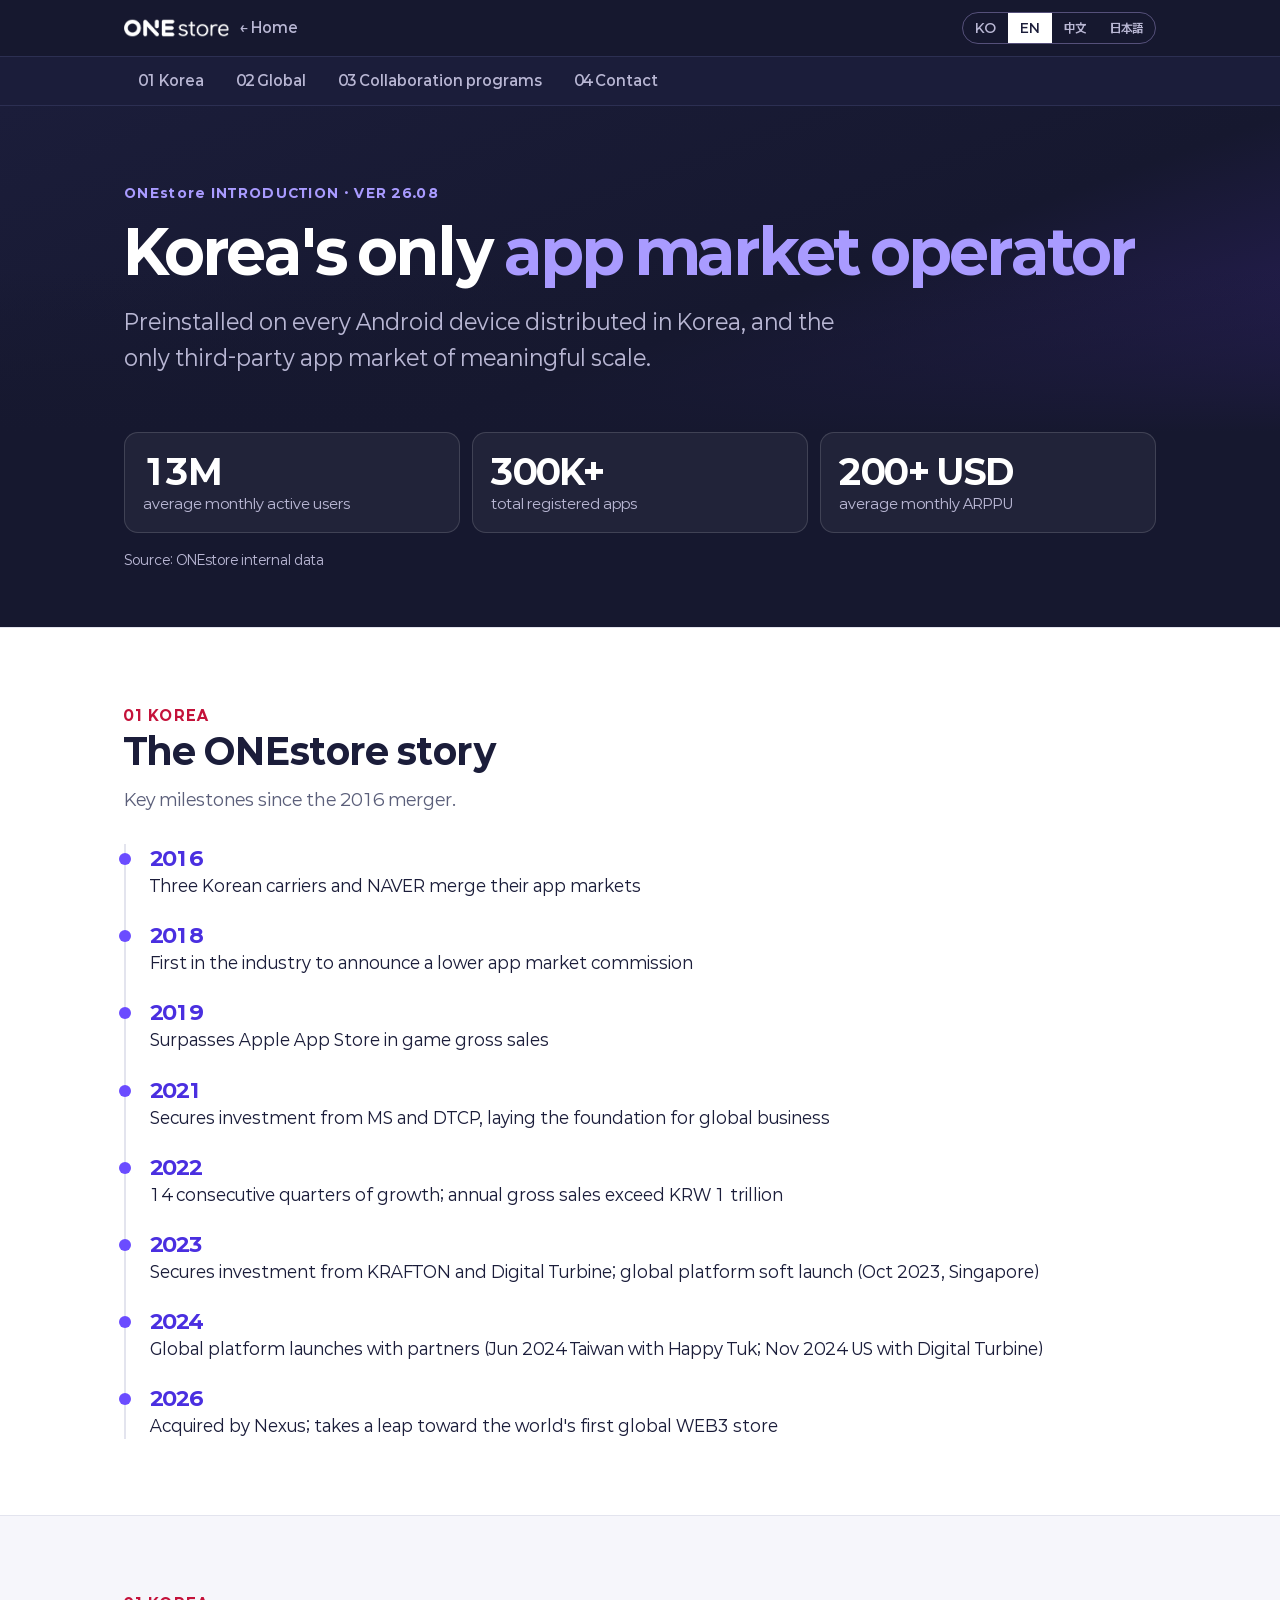
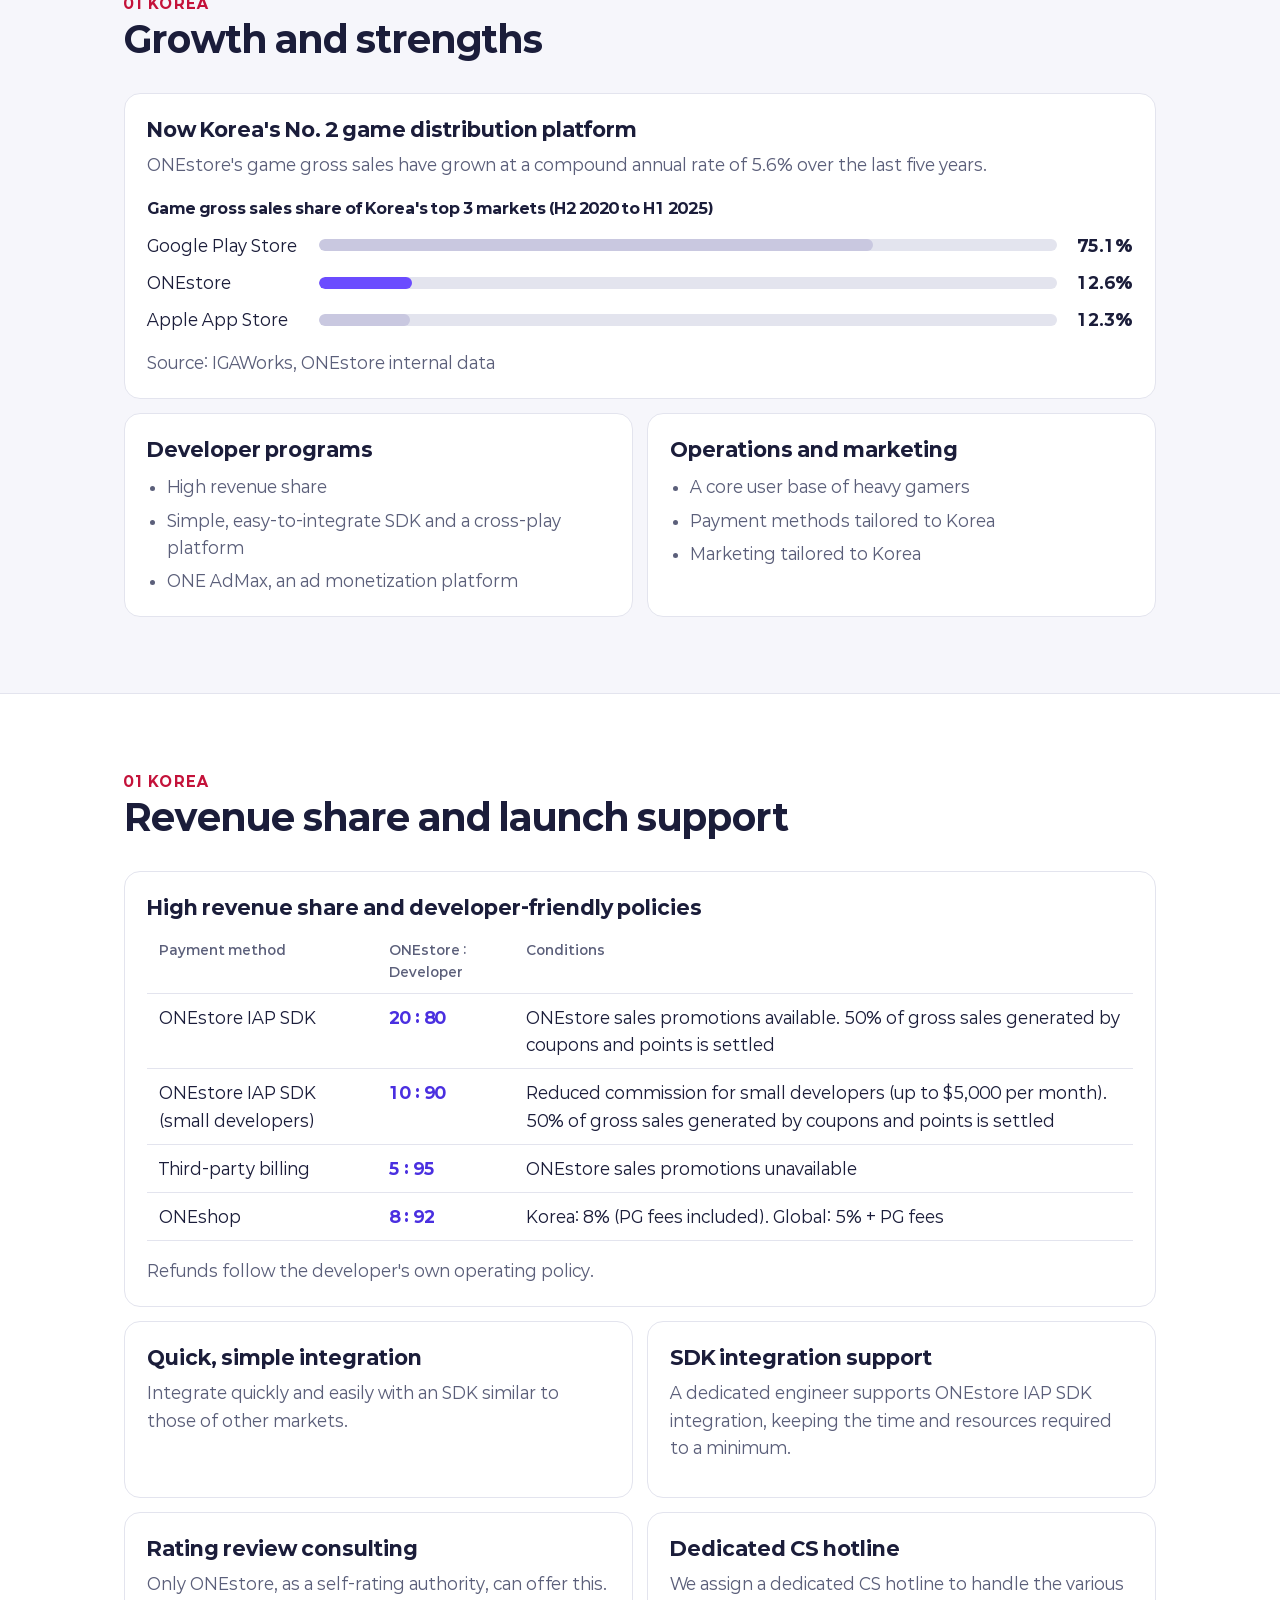
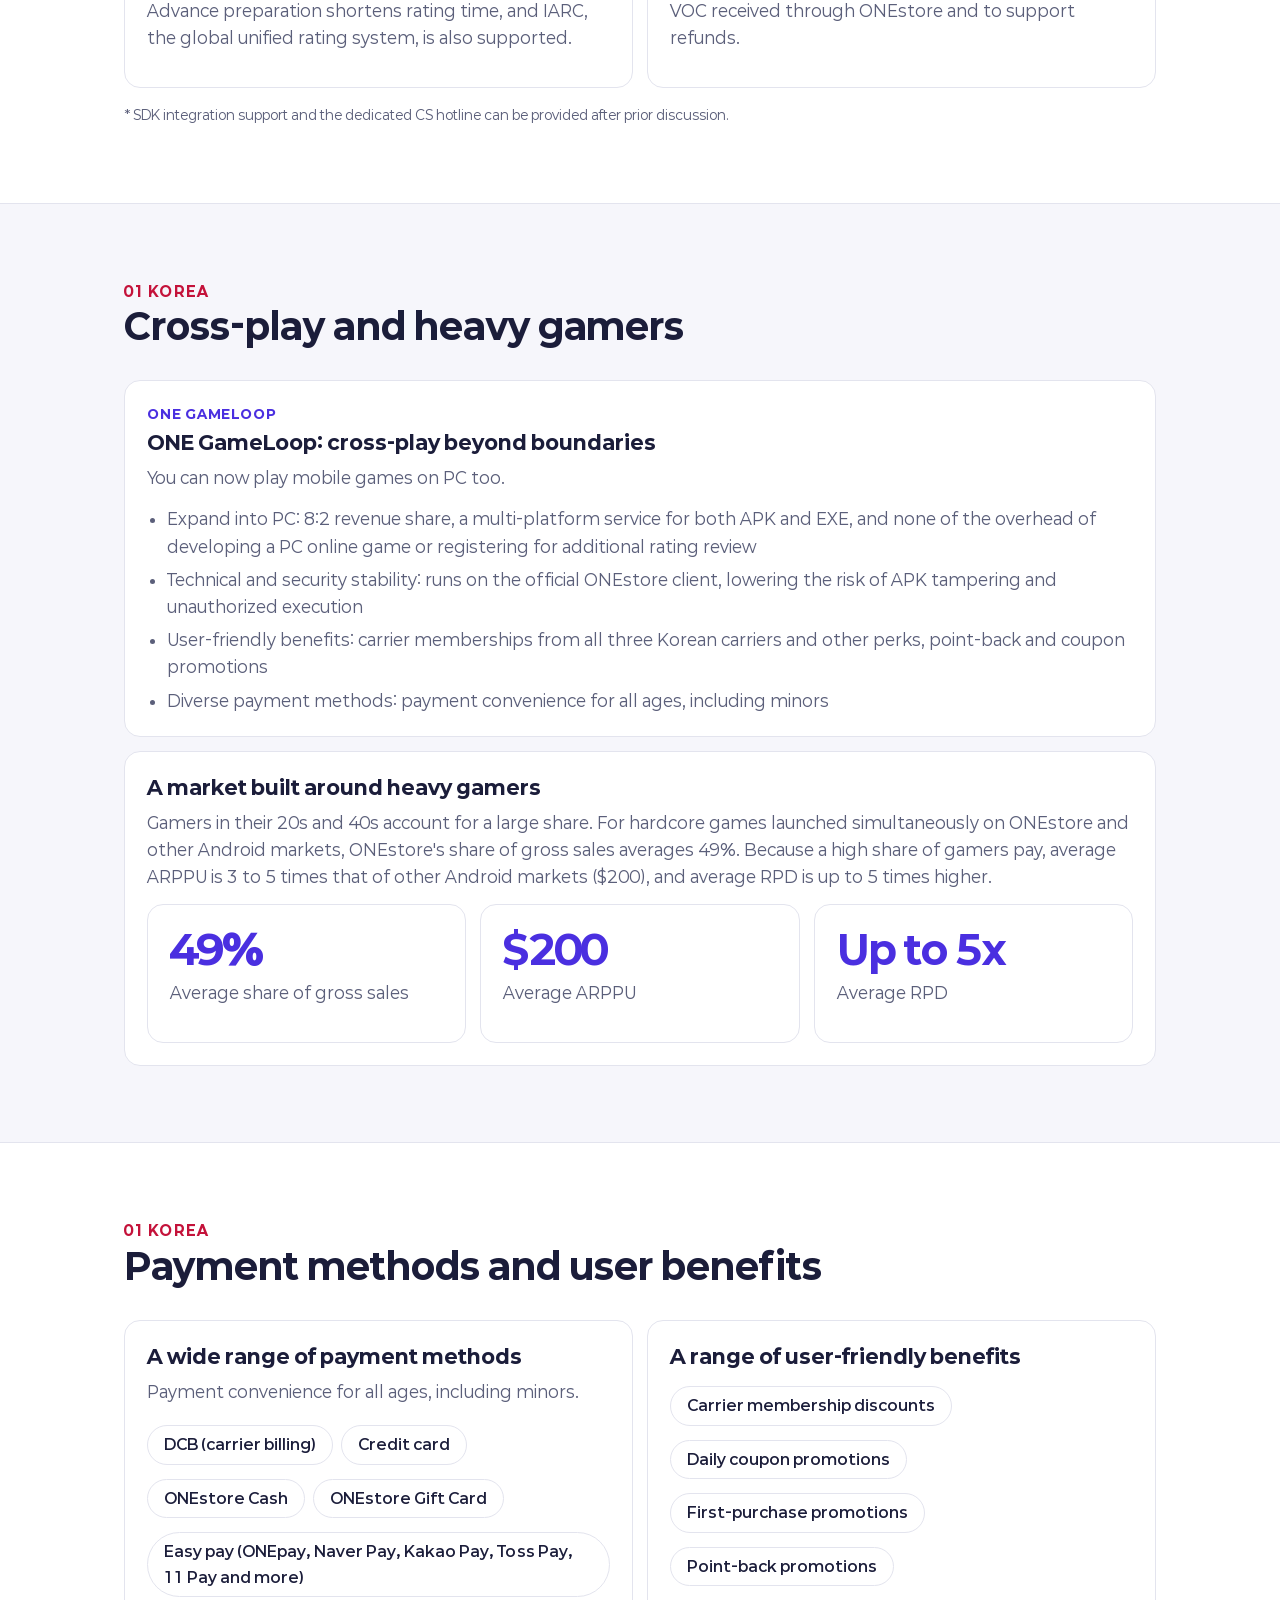
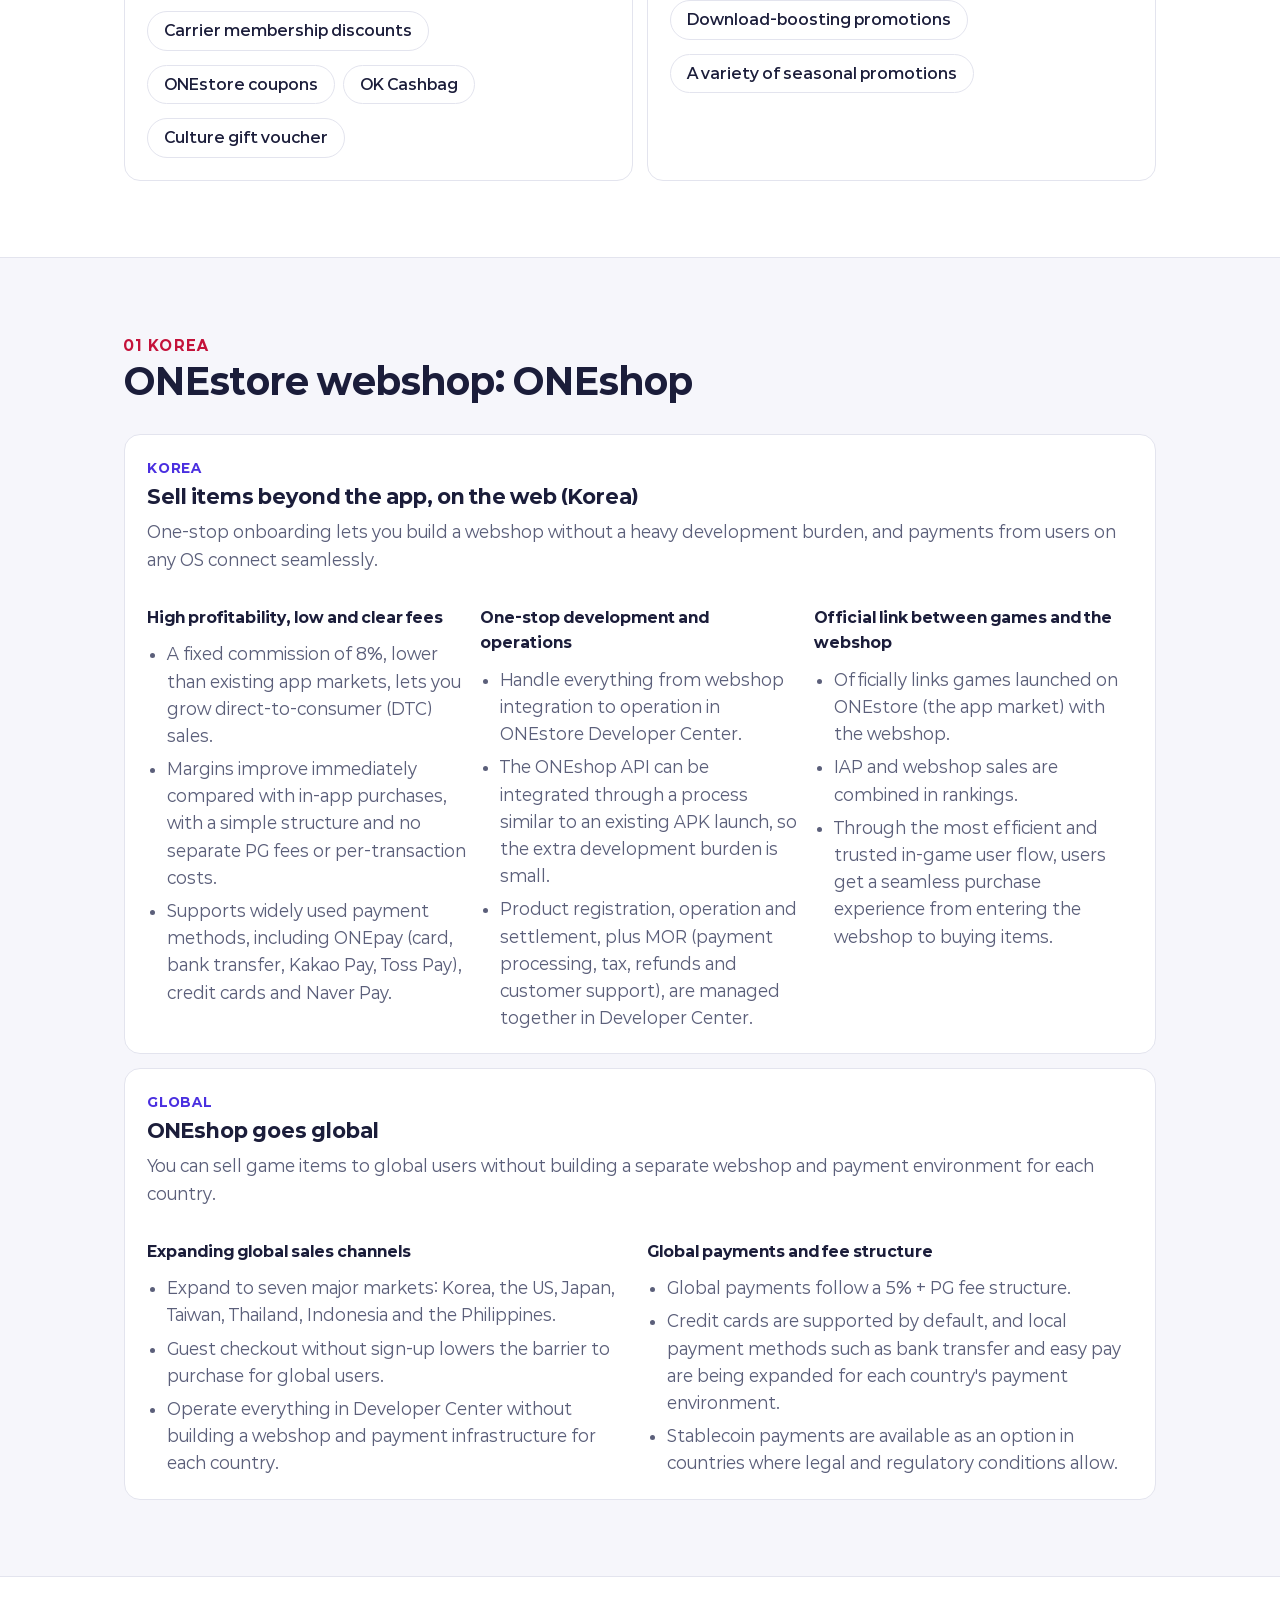
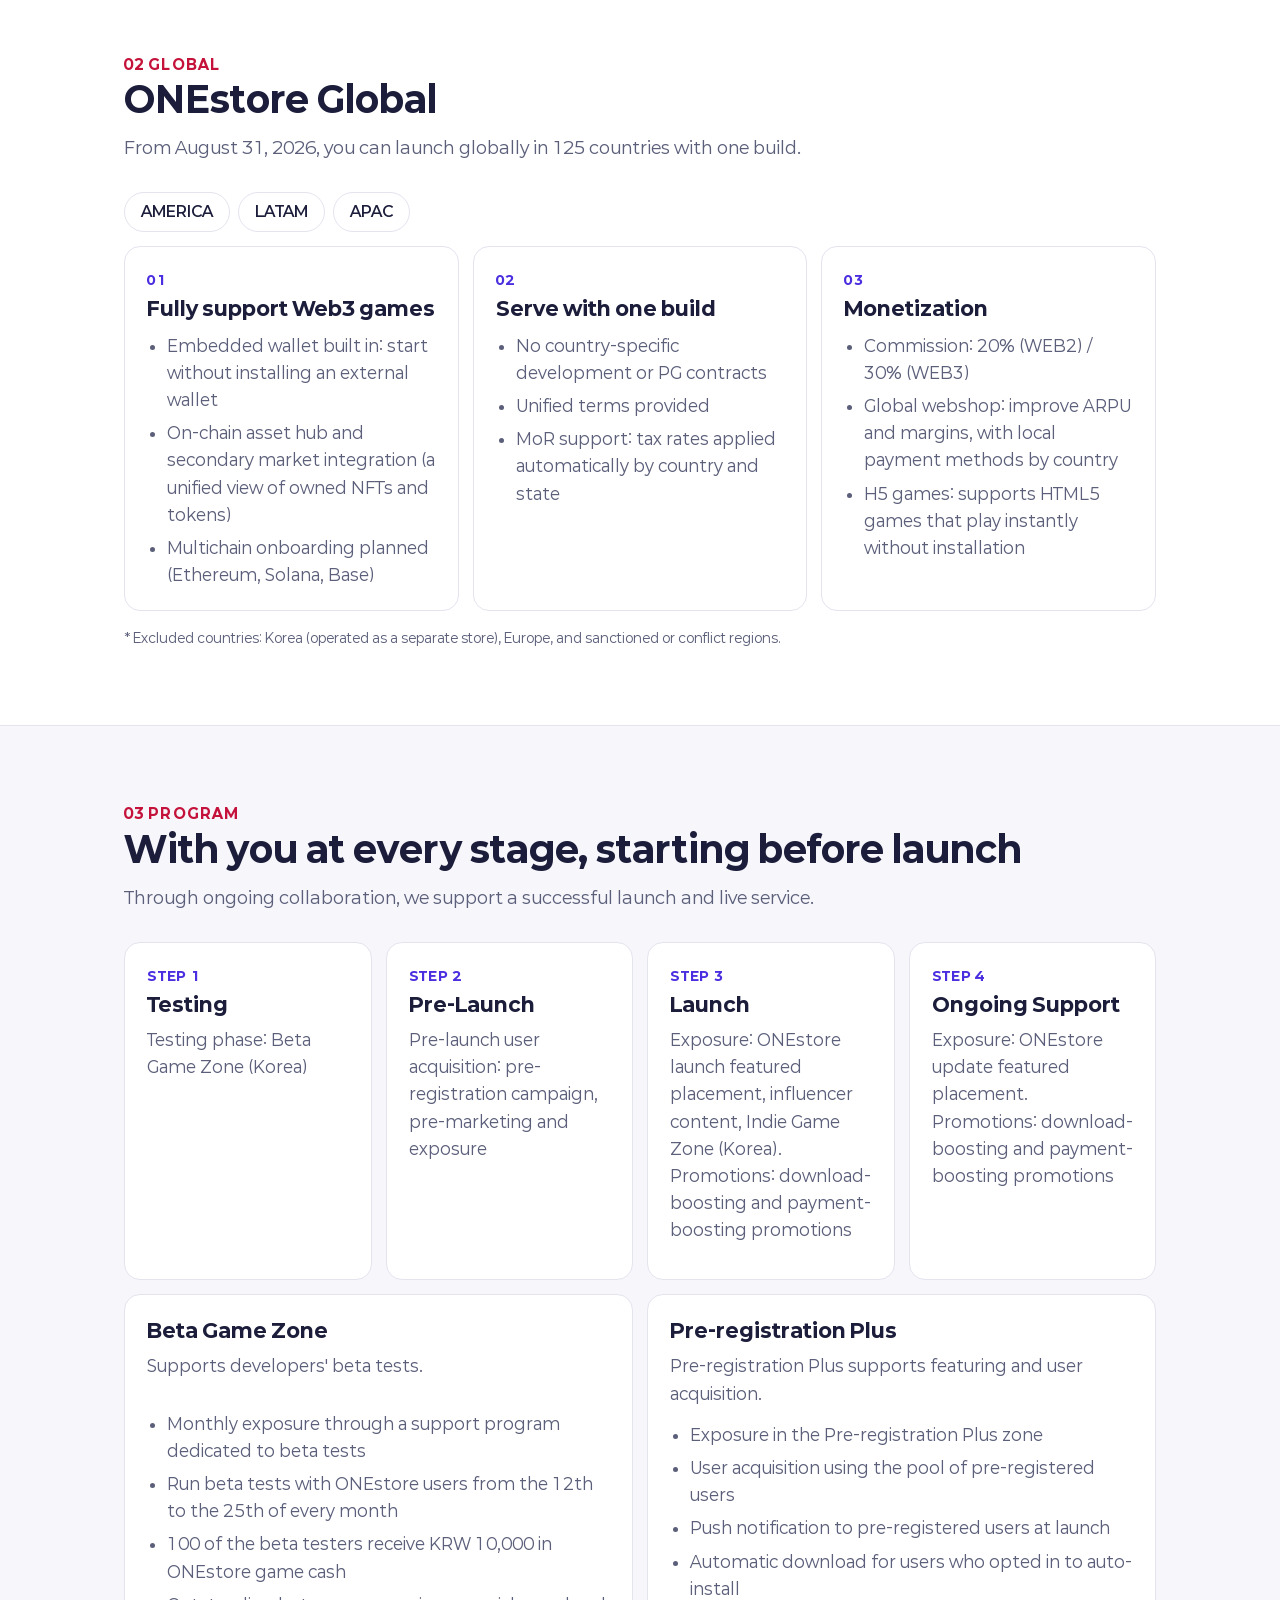
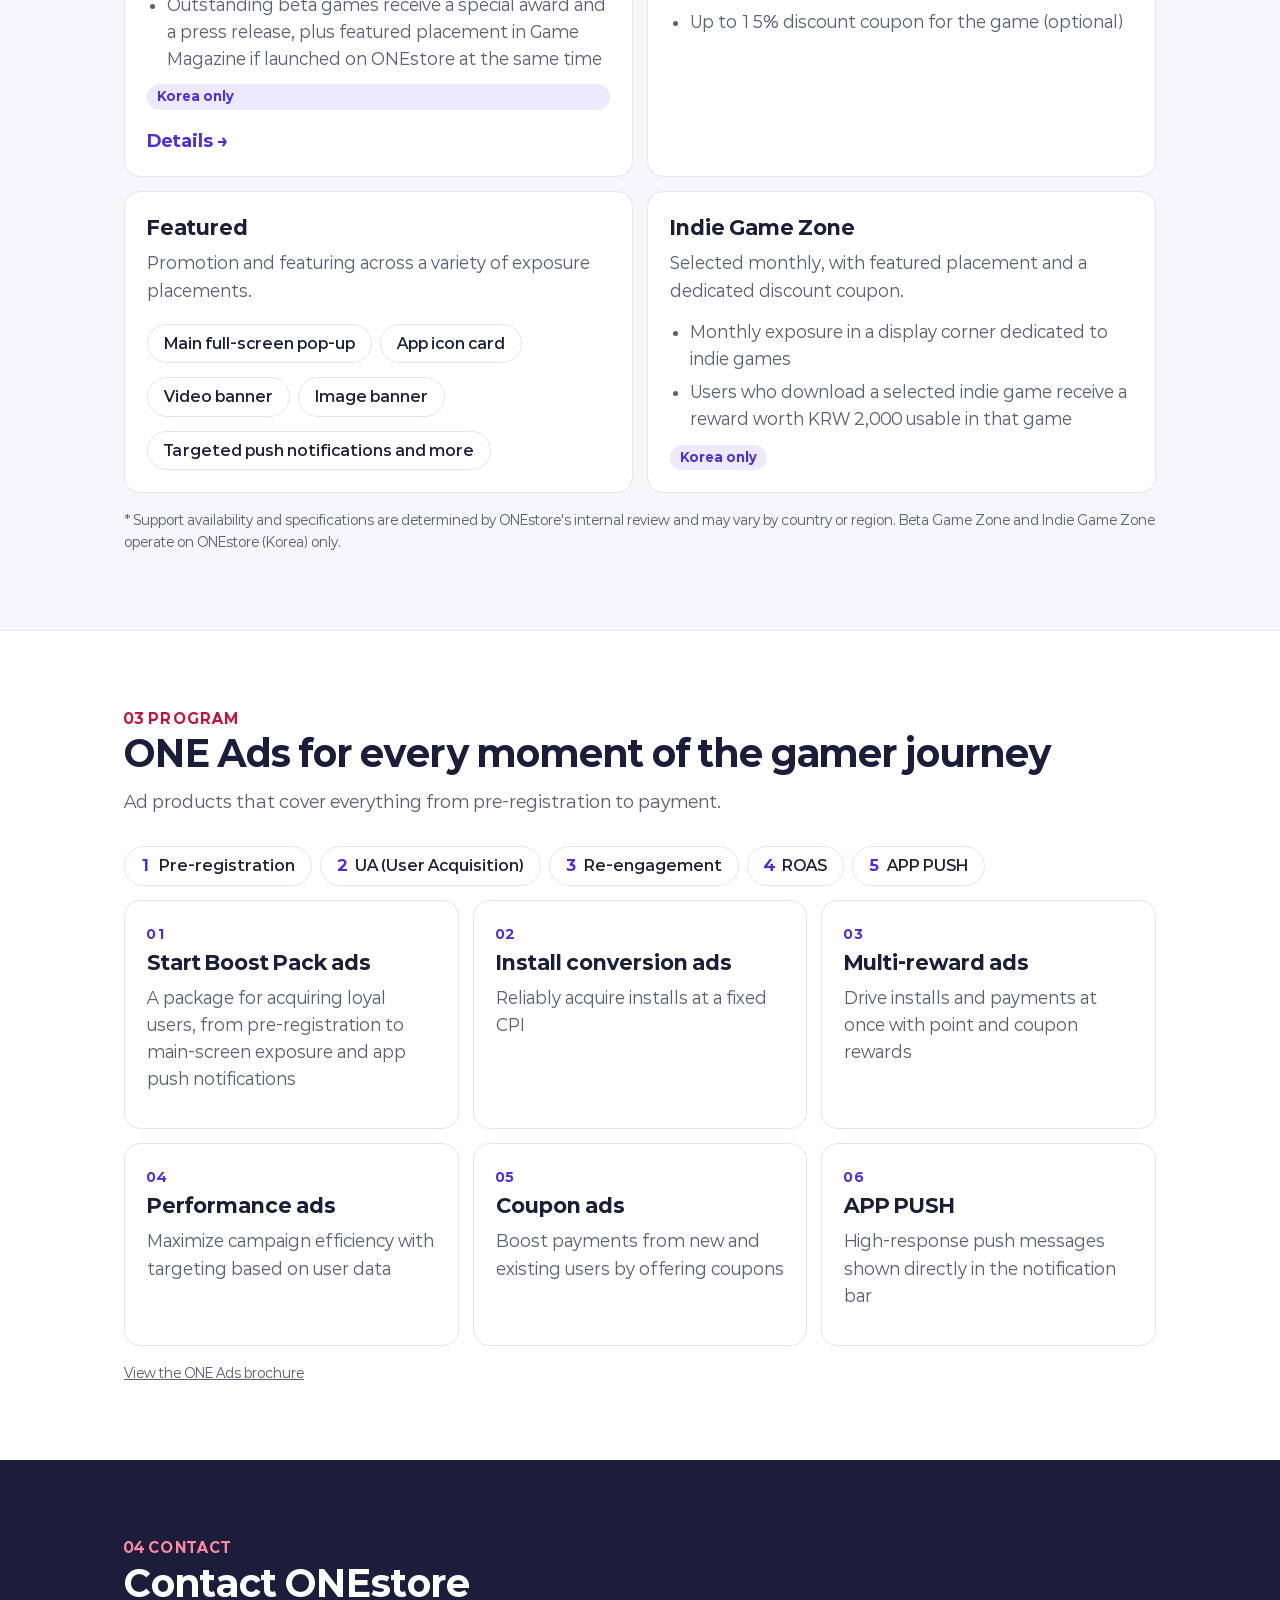
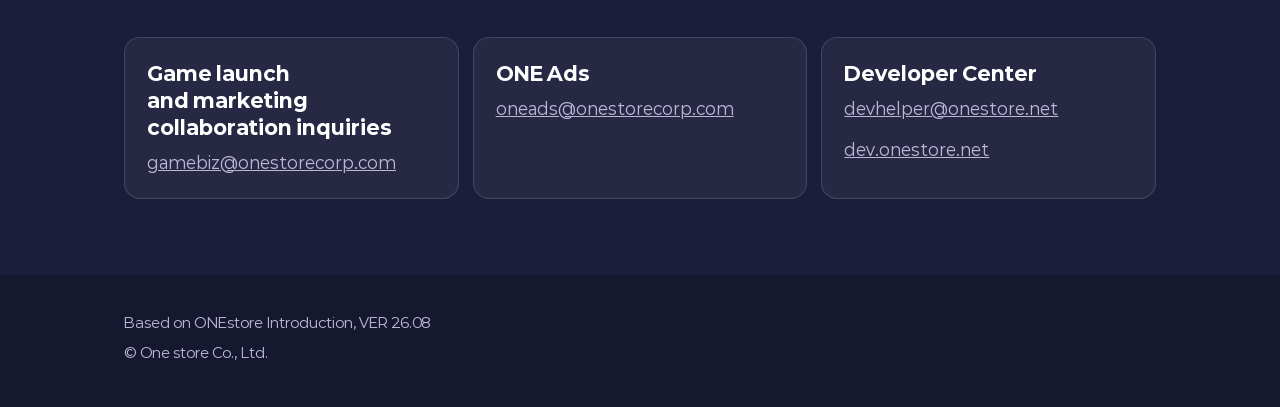
<file: company.html>
<!doctype html>
<html lang="en" data-lang="en"
  data-title-ko="ONEstore 소개서"
  data-title-en="ONEstore Introduction"
  data-title-zh="ONEstore 介绍资料"
  data-title-ja="ONEstore 紹介資料"
  data-desc-ko="ONEstore Korea·Global 서비스와 협업 프로그램을 소개합니다."
  data-desc-en="An introduction to ONEstore Korea, ONEstore Global and our collaboration programs."
  data-desc-zh="介绍 ONEstore Korea、ONEstore Global 及协作项目。"
  data-desc-ja="ONEstore Korea・Global のサービスと協業プログラムをご紹介します。">
<head>
<meta charset="utf-8">
<meta name="viewport" content="width=device-width,initial-scale=1">
<title>ONEstore Introduction</title>
<meta name="description" content="An introduction to ONEstore Korea, ONEstore Global and our collaboration programs.">
<meta property="og:title" content="ONEstore Introduction">
<meta property="og:description" content="An introduction to ONEstore Korea, ONEstore Global and our collaboration programs.">
<meta property="og:type" content="website">
<meta property="og:image" content="https://introduction.onestorecorp.com/assets/og-image.png">
<meta property="og:image:width" content="1200">
<meta property="og:image:height" content="630">
<meta name="twitter:card" content="summary_large_image">
<meta name="twitter:image" content="https://introduction.onestorecorp.com/assets/og-image.png">
<link rel="icon" type="image/png" href="assets/favicon.png">
<link rel="apple-touch-icon" href="assets/favicon.png">
<link rel="preload" href="fonts/Paperlogy-400.woff2" as="font" type="font/woff2" crossorigin>
<link rel="preload" href="fonts/Paperlogy-600.woff2" as="font" type="font/woff2" crossorigin>
<link rel="preload" href="fonts/Paperlogy-800.woff2" as="font" type="font/woff2" crossorigin>
<link rel="stylesheet" href="style.css?v=e5278ded">
<link rel="stylesheet" href="company.css?v=8530390a">
<script src="site.js?v=1ceebeff"></script>
</head>
<body>

<header class="topbar"><div class="wrap">
  <a class="brand" href="index.html" data-lang-link><img src="assets/logo-w.png" alt="ONE store"><span lang="ko">← 처음으로</span><span lang="en">← Home</span><span lang="zh-Hans">← 返回首页</span><span lang="ja">← トップへ</span></a>
  <div class="lang-toggle" role="group" aria-label="Language">
    <a href="company.html?lang=ko" data-set="ko" hreflang="ko">KO</a>
    <a href="company.html?lang=en" data-set="en" hreflang="en" aria-current="true">EN</a>
    <a href="company.html?lang=zh" data-set="zh" hreflang="zh-Hans">中文</a>
    <a href="company.html?lang=ja" data-set="ja" hreflang="ja">日本語</a>
  </div>
</div></header>
<nav class="chapters" aria-label="Chapters"><div class="wrap">
  <a href="#korea">01 Korea</a>
  <a href="#global">02 Global</a>
  <a href="#program"><span lang="ko">03 협업 프로그램</span><span lang="en">03 Collaboration programs</span><span lang="zh-Hans">03 协作项目</span><span lang="ja">03 協業プログラム</span></a>
  <a href="#contact"><span lang="ko">04 문의</span><span lang="en">04 Contact</span><span lang="zh-Hans">04 联系我们</span><span lang="ja">04 お問い合わせ</span></a>
</div></nav>

<main>
<section class="hero"><div class="wrap">
  <p class="eyebrow">ONEstore INTRODUCTION · VER 26.08</p>
  <h1 lang="ko">대한민국 유일한 <em>앱마켓 사업자</em></h1>
  <h1 lang="en">Korea's only <em>app market operator</em></h1>
  <h1 lang="zh-Hans">韩国唯一的<em>应用商店运营商</em></h1>
  <h1 lang="ja">韓国唯一の<em>アプリマーケット事業者</em></h1>
  <p class="lede" lang="ko">국내에 유통되는 모든 안드로이드 단말기에 선탑재된, 유의미한 규모의 유일한 제3자 앱마켓입니다.</p>
  <p class="lede" lang="en">Preinstalled on every Android device distributed in Korea, and the only third-party app market of meaningful scale.</p>
  <p class="lede" lang="zh-Hans">预装于韩国市场流通的所有安卓设备，是唯一具备相当规模的第三方应用商店。</p>
  <p class="lede" lang="ja">韓国で流通するすべての Android 端末にプリインストールされた、相応の規模を持つ唯一のサードパーティアプリマーケットです。</p>
</div></section>

<section class="nums n3"><div class="wrap">
  <div class="num">
    <b lang="ko">1,300만</b><b lang="en">13M</b><b lang="zh-Hans">1300万</b><b lang="ja">1,300万人</b>
    <span lang="ko">월 평균 활성 이용자 수</span><span lang="en">average monthly active users</span><span lang="zh-Hans">月均活跃用户数</span><span lang="ja">月平均アクティブユーザー数</span>
  </div>
  <div class="num">
    <b lang="ko">30만+</b><b lang="en">300K+</b><b lang="zh-Hans">30万+</b><b lang="ja">30万本+</b>
    <span lang="ko">총 등록 앱 수</span><span lang="en">total registered apps</span><span lang="zh-Hans">累计上架应用数</span><span lang="ja">累計登録アプリ数</span>
  </div>
  <div class="num">
    <b lang="ko">27만 원</b><b lang="en">200+ USD</b><b lang="zh-Hans">27万韩元</b><b lang="ja">27万ウォン</b>
    <span lang="ko">월 ARPPU 평균</span><span lang="en">average monthly ARPPU</span><span lang="zh-Hans">月均 ARPPU</span><span lang="ja">月間 ARPPU 平均</span>
  </div>
  <p class="fn" lang="ko">출처: 원스토어 내부 데이터</p>
  <p class="fn" lang="en">Source: ONEstore internal data</p>
  <p class="fn" lang="zh-Hans">来源：ONEstore 内部数据</p>
  <p class="fn" lang="ja">出典：ONEstore 社内データ</p>
</div></section>
<section class="sec" id="korea"><div class="wrap">
  <div class="sec-head">
    <span class="sec-num">01 KOREA</span>
    <h2 class="sec-title" lang="ko">원스토어의 걸음</h2>
    <h2 class="sec-title" lang="en">The ONEstore story</h2>
    <h2 class="sec-title" lang="zh-Hans">ONEstore 的发展历程</h2>
    <h2 class="sec-title" lang="ja">ONEstore のあゆみ</h2>
    <p class="sec-lead" lang="ko">2016년 통합 출범 이후 지금까지의 주요 이력입니다.</p>
    <p class="sec-lead" lang="en">Key milestones since the 2016 merger.</p>
    <p class="sec-lead" lang="zh-Hans">自2016年整合成立以来的主要历程。</p>
    <p class="sec-lead" lang="ja">2016年の統合発足から現在までの主な沿革です。</p>
  </div>
  <ol class="tl">
    <li><b>2016</b><span lang="ko">통신 3사 + 네이버 앱마켓 통합</span><span lang="en">Three Korean carriers and NAVER merge their app markets</span><span lang="zh-Hans">三大运营商与 NAVER 应用商店整合</span><span lang="ja">通信3社と NAVER がアプリマーケットを統合</span></li>
    <li><b>2018</b><span lang="ko">업계 최초 앱마켓 수수료 인하 정책 발표</span><span lang="en">First in the industry to announce a lower app market commission</span><span lang="zh-Hans">业内率先宣布下调应用商店分成比例</span><span lang="ja">業界で初めてアプリマーケットの手数料引き下げを発表</span></li>
    <li><b>2019</b><span lang="ko">애플 앱스토어 게임 거래액 추월</span><span lang="en">Surpasses Apple App Store in game gross sales</span><span lang="zh-Hans">游戏流水超越苹果 App Store</span><span lang="ja">ゲーム取引額で Apple App Store を上回る</span></li>
    <li><b>2021</b><span lang="ko">MS+DTCP 투자 유치로 글로벌 사업 기반 마련</span><span lang="en">Secures investment from MS and DTCP, laying the foundation for global business</span><span lang="zh-Hans">获得 MS 与 DTCP 投资，奠定全球业务基础</span><span lang="ja">MS と DTCP の出資を受け、グローバル事業の基盤を整備</span></li>
    <li><b>2022</b><span lang="ko">14분기 연속 성장, 연간 거래액 1조 원 돌파</span><span lang="en">14 consecutive quarters of growth; annual gross sales exceed KRW 1 trillion</span><span lang="zh-Hans">连续14个季度增长，年流水突破1万亿韩元</span><span lang="ja">14四半期連続の成長、年間取引額が1兆ウォンを突破</span></li>
    <li><b>2023</b><span lang="ko">크래프톤 + 디지털 터바인 투자 유치 / 글로벌 플랫폼 소프트 론칭 (23.10 싱가포르)</span><span lang="en">Secures investment from KRAFTON and Digital Turbine; global platform soft launch (Oct 2023, Singapore)</span><span lang="zh-Hans">获得 KRAFTON 与 Digital Turbine 投资；全球平台软启动（2023年10月，新加坡）</span><span lang="ja">KRAFTON と Digital Turbine の出資を受ける／グローバルプラットフォームをソフトローンチ（2023年10月、シンガポール）</span></li>
    <li><b>2024</b><span lang="ko">글로벌 플랫폼 파트너 협력 론칭 (24.06 타이완 Happy Tuk, 24.11 미국 Digital Turbine)</span><span lang="en">Global platform launches with partners (Jun 2024 Taiwan with Happy Tuk; Nov 2024 US with Digital Turbine)</span><span lang="zh-Hans">与合作伙伴联合推出全球平台（2024年6月台湾 Happy Tuk，2024年11月美国 Digital Turbine）</span><span lang="ja">パートナーとグローバルプラットフォームをローンチ（2024年6月 台湾 Happy Tuk、2024年11月 米国 Digital Turbine）</span></li>
    <li><b>2026</b><span lang="ko">넥써쓰 인수, 세계 최초 글로벌 WEB3 스토어 도약</span><span lang="en">Acquired by Nexus; takes a leap toward the world's first global WEB3 store</span><span lang="zh-Hans">被 Nexus 收购，跃升为全球首家全球化 WEB3 应用商店</span><span lang="ja">Nexus に買収され、世界初のグローバル WEB3 ストアへ飛躍</span></li>
  </ol>
</div></section>

<section class="sec soft"><div class="wrap">
  <div class="sec-head">
    <span class="sec-num">01 KOREA</span>
    <h2 class="sec-title" lang="ko">성장과 강점</h2>
    <h2 class="sec-title" lang="en">Growth and strengths</h2>
    <h2 class="sec-title" lang="zh-Hans">成长与优势</h2>
    <h2 class="sec-title" lang="ja">成長と強み</h2>
  </div>
  <div class="grid g2">
    <article class="card wide">
      <h3 lang="ko">지금은 대한민국 2위 게임 유통 플랫폼</h3>
      <h3 lang="en">Now Korea's No. 2 game distribution platform</h3>
      <h3 lang="zh-Hans">如今已是韩国第2大游戏分发平台</h3>
      <h3 lang="ja">今や韓国第2位のゲーム流通プラットフォーム</h3>
      <p lang="ko">원스토어 게임 거래액의 최근 5년 연평균 성장률은 5.6%입니다.</p>
      <p lang="en">ONEstore's game gross sales have grown at a compound annual rate of 5.6% over the last five years.</p>
      <p lang="zh-Hans">ONEstore 游戏流水近5年的年均增长率为5.6%。</p>
      <p lang="ja">ONEstore のゲーム取引額は、直近5年で年平均5.6%成長しています。</p>
      <h4 lang="ko">국내 3대 마켓 게임 거래액 점유율 ('20년 하반기~'25년 상반기)</h4>
      <h4 lang="en">Game gross sales share of Korea's top 3 markets (H2 2020 to H1 2025)</h4>
      <h4 lang="zh-Hans">韩国三大应用商店游戏流水份额（2020年下半年至2025年上半年）</h4>
      <h4 lang="ja">韓国3大マーケットのゲーム取引額シェア（2020年下半期〜2025年上半期）</h4>
      <div class="bars cbars cmp">
        <div class="bar"><span lang="ko">구글 플레이스토어</span><span lang="en">Google Play Store</span><span lang="zh-Hans">Google Play 商店</span><span lang="ja">Google Play ストア</span><i style="--v:75.1%"></i><b>75.1%</b></div>
        <div class="bar me"><span>ONEstore</span><i style="--v:12.6%"></i><b>12.6%</b></div>
        <div class="bar"><span>Apple App Store</span><i style="--v:12.3%"></i><b>12.3%</b></div>
      </div>
      <p class="fn" lang="ko">출처: IGAWorks, 원스토어 내부 데이터</p>
      <p class="fn" lang="en">Source: IGAWorks, ONEstore internal data</p>
      <p class="fn" lang="zh-Hans">来源：IGAWorks、ONEstore 内部数据</p>
      <p class="fn" lang="ja">出典：IGAWorks、ONEstore 社内データ</p>
    </article>
    <article class="card">
      <h3 lang="ko">개발사 프로그램</h3>
      <h3 lang="en">Developer programs</h3>
      <h3 lang="zh-Hans">开发商项目</h3>
      <h3 lang="ja">デベロッパープログラム</h3>
      <ul>
        <li lang="ko">높은 수익 배분율</li><li lang="en">High revenue share</li><li lang="zh-Hans">高收益分成</li><li lang="ja">高い収益配分率</li>
        <li lang="ko">쉽고 간편한 SDK, 크로스 플레이 플랫폼</li><li lang="en">Simple, easy-to-integrate SDK and a cross-play platform</li><li lang="zh-Hans">简单便捷的 SDK 与跨平台游玩平台</li><li lang="ja">簡単・手軽な SDK とクロスプレイプラットフォーム</li>
        <li lang="ko">광고 수익화 플랫폼 ONE AdMax</li><li lang="en">ONE AdMax, an ad monetization platform</li><li lang="zh-Hans">广告变现平台 ONE AdMax</li><li lang="ja">広告収益化プラットフォーム ONE AdMax</li>
      </ul>
    </article>
    <article class="card">
      <h3 lang="ko">운영·마케팅</h3>
      <h3 lang="en">Operations and marketing</h3>
      <h3 lang="zh-Hans">运营与营销</h3>
      <h3 lang="ja">運営・マーケティング</h3>
      <ul>
        <li lang="ko">헤비 게이머 중심의 코어 이용자</li><li lang="en">A core user base of heavy gamers</li><li lang="zh-Hans">以重度玩家为主的核心用户</li><li lang="ja">ヘビーゲーマー中心のコアユーザー</li>
        <li lang="ko">한국 특화 결제 수단</li><li lang="en">Payment methods tailored to Korea</li><li lang="zh-Hans">针对韩国市场的支付方式</li><li lang="ja">韓国に特化した決済手段</li>
        <li lang="ko">한국 특화 마케팅</li><li lang="en">Marketing tailored to Korea</li><li lang="zh-Hans">针对韩国市场的营销</li><li lang="ja">韓国に特化したマーケティング</li>
      </ul>
    </article>
  </div>
</div></section>
<section class="sec"><div class="wrap">
  <div class="sec-head">
    <span class="sec-num">01 KOREA</span>
    <h2 class="sec-title" lang="ko">수익 배분과 출시 지원</h2>
    <h2 class="sec-title" lang="en">Revenue share and launch support</h2>
    <h2 class="sec-title" lang="zh-Hans">收益分成与上线支持</h2>
    <h2 class="sec-title" lang="ja">収益配分とリリースサポート</h2>
  </div>
  <div class="grid g2">
    <article class="card wide">
      <h3 lang="ko">높은 수익 배분율과 개발사 친화적인 정책</h3>
      <h3 lang="en">High revenue share and developer-friendly policies</h3>
      <h3 lang="zh-Hans">高收益分成与对开发商友好的政策</h3>
      <h3 lang="ja">高い収益配分率とデベロッパーに優しいポリシー</h3>
      <div class="tbl-wrap"><table>
        <thead><tr>
          <th lang="ko">결제 방식</th><th lang="en">Payment method</th><th lang="zh-Hans">支付方式</th><th lang="ja">決済方式</th>
          <th lang="ko">원스토어 : 개발사</th><th lang="en">ONEstore : Developer</th><th lang="zh-Hans">ONEstore : 开发商</th><th lang="ja">ONEstore : デベロッパー</th>
          <th lang="ko">조건</th><th lang="en">Conditions</th><th lang="zh-Hans">条件</th><th lang="ja">条件</th>
        </tr></thead>
        <tbody>
          <tr>
            <td>ONEstore IAP SDK</td>
            <td class="k">20 : 80</td>
            <td lang="ko">원스토어 세일즈 프로모션 진행 가능. 쿠폰·포인트로 발생한 거래액은 50% 정산</td><td lang="en">ONEstore sales promotions available. 50% of gross sales generated by coupons and points is settled</td><td lang="zh-Hans">可开展 ONEstore 销售促销。通过优惠券、积分产生的流水按50%结算</td><td lang="ja">ONEstore のセールスプロモーションを実施できます。クーポン・ポイントで発生した取引額は50%を精算</td>
          </tr>
          <tr>
            <td lang="ko">ONEstore IAP SDK (중소 개발사)</td><td lang="en">ONEstore IAP SDK (small developers)</td><td lang="zh-Hans">ONEstore IAP SDK（中小开发商）</td><td lang="ja">ONEstore IAP SDK（中小デベロッパー）</td>
            <td class="k">10 : 90</td>
            <td lang="ko">중소 개발사 수수료 감면 (월 5,000$ 이하). 쿠폰·포인트로 발생한 거래액은 50% 정산</td><td lang="en">Reduced commission for small developers (up to $5,000 per month). 50% of gross sales generated by coupons and points is settled</td><td lang="zh-Hans">中小开发商分成减免（月流水 $5,000 以下）。通过优惠券、积分产生的流水按50%结算</td><td lang="ja">中小デベロッパー向け手数料減免（月 $5,000 以下）。クーポン・ポイントで発生した取引額は50%を精算</td>
          </tr>
          <tr>
            <td lang="ko">자체 결제</td><td lang="en">Third-party billing</td><td lang="zh-Hans">自有支付</td><td lang="ja">独自決済</td>
            <td class="k">5 : 95</td>
            <td lang="ko">원스토어 세일즈 프로모션 진행 불가</td><td lang="en">ONEstore sales promotions unavailable</td><td lang="zh-Hans">无法开展 ONEstore 销售促销</td><td lang="ja">ONEstore のセールスプロモーションは実施できません</td>
          </tr>
          <tr>
            <td lang="ko">원샵</td><td lang="en">ONEshop</td><td lang="zh-Hans">ONEshop</td><td lang="ja">ONEshop</td>
            <td class="k">8 : 92</td>
            <td lang="ko">국내 8% (PG 수수료 포함). 글로벌은 5% + PG 수수료</td><td lang="en">Korea: 8% (PG fees included). Global: 5% + PG fees</td><td lang="zh-Hans">韩国 8%（含 PG 手续费）。海外 5% + PG 手续费</td><td lang="ja">国内 8%（PG 手数料込み）。グローバルは 5% + PG 手数料</td>
          </tr>
        </tbody>
      </table></div>
      <p class="fn" lang="ko">환불은 개발사 운영 정책에 따라 처리됩니다.</p>
      <p class="fn" lang="en">Refunds follow the developer's own operating policy.</p>
      <p class="fn" lang="zh-Hans">退款按开发商的运营政策办理。</p>
      <p class="fn" lang="ja">返金はデベロッパーの運営ポリシーに従って対応します。</p>
    </article>
    <article class="card">
      <h3 lang="ko">쉽고 빠른 개발 연동</h3>
      <h3 lang="en">Quick, simple integration</h3>
      <h3 lang="zh-Hans">快速便捷的开发对接</h3>
      <h3 lang="ja">簡単で素早い開発連携</h3>
      <p lang="ko">타 마켓과 비슷한 SDK로 빠르고 간편하게 개발을 연동할 수 있습니다.</p>
      <p lang="en">Integrate quickly and easily with an SDK similar to those of other markets.</p>
      <p lang="zh-Hans">使用与其他应用商店相似的 SDK，快速便捷完成对接。</p>
      <p lang="ja">他マーケットと同様の SDK で、素早く手軽に連携できます。</p>
    </article>
    <article class="card">
      <h3 lang="ko">SDK 연동 지원</h3>
      <h3 lang="en">SDK integration support</h3>
      <h3 lang="zh-Hans">SDK 对接支持</h3>
      <h3 lang="ja">SDK 連携サポート</h3>
      <p lang="ko">원스토어 IAP SDK 연동 개발 시 전담 개발자가 지원해, 연동에 드는 시간과 리소스를 최소화합니다.</p>
      <p lang="en">A dedicated engineer supports ONEstore IAP SDK integration, keeping the time and resources required to a minimum.</p>
      <p lang="zh-Hans">对接 ONEstore IAP SDK 时由专属开发人员提供支持，将所需时间与资源降到最低。</p>
      <p lang="ja">ONEstore IAP SDK の連携開発時は専任の開発者がサポートし、連携にかかる時間とリソースを最小限に抑えます。</p>
    </article>
    <article class="card">
      <h3 lang="ko">등급 심의 컨설팅</h3>
      <h3 lang="en">Rating review consulting</h3>
      <h3 lang="zh-Hans">分级审查咨询</h3>
      <h3 lang="ja">等級審査コンサルティング</h3>
      <p lang="ko">자체등급분류사업자인 원스토어만 가능한 지원입니다. 사전 대응으로 등급 분류에 걸리는 시간을 줄이고, 글로벌 통합 등급 시스템 IARC도 지원합니다.</p>
      <p lang="en">Only ONEstore, as a self-rating authority, can offer this. Advance preparation shortens rating time, and IARC, the global unified rating system, is also supported.</p>
      <p lang="zh-Hans">这是只有自主分级运营商 ONEstore 才能提供的支持。提前应对可缩短分级所需时间，同时支持全球统一分级系统 IARC。</p>
      <p lang="ja">自主等級分類事業者である ONEstore だけが提供できるサポートです。事前対応で等級分類にかかる時間を短縮し、グローバル統合等級システム IARC にも対応します。</p>
    </article>
    <article class="card">
      <h3 lang="ko">전용 CS 핫라인 배정</h3>
      <h3 lang="en">Dedicated CS hotline</h3>
      <h3 lang="zh-Hans">分配专属 CS 热线</h3>
      <h3 lang="ja">専用 CS ホットラインの割り当て</h3>
      <p lang="ko">원스토어로 들어오는 다양한 VOC 처리와 환불 지원을 위한 전용 CS 핫라인을 배정합니다.</p>
      <p lang="en">We assign a dedicated CS hotline to handle the various VOC received through ONEstore and to support refunds.</p>
      <p lang="zh-Hans">分配专属 CS 热线，用于处理 ONEstore 收到的各类 VOC 并协助退款。</p>
      <p lang="ja">ONEstore に寄せられるさまざまな VOC への対応と返金サポートのため、専用 CS ホットラインを割り当てます。</p>
    </article>
  </div>
  <p class="fn" lang="ko">* SDK 연동 지원과 전용 CS 핫라인 배정은 사전 협의 후 진행할 수 있습니다.</p>
  <p class="fn" lang="en">* SDK integration support and the dedicated CS hotline can be provided after prior discussion.</p>
  <p class="fn" lang="zh-Hans">* SDK 对接支持与专属 CS 热线经事先协商后可提供。</p>
  <p class="fn" lang="ja">* SDK 連携サポートと専用 CS ホットラインの割り当ては、事前協議のうえで対応します。</p>
</div></section>
<section class="sec soft"><div class="wrap">
  <div class="sec-head">
    <span class="sec-num">01 KOREA</span>
    <h2 class="sec-title" lang="ko">크로스 플레이와 헤비 게이머</h2>
    <h2 class="sec-title" lang="en">Cross-play and heavy gamers</h2>
    <h2 class="sec-title" lang="zh-Hans">跨平台游玩与重度玩家</h2>
    <h2 class="sec-title" lang="ja">クロスプレイとヘビーゲーマー</h2>
  </div>
  <div class="grid g2">
    <article class="card wide">
      <span class="no">ONE GAMELOOP</span>
      <h3 lang="ko">경계를 뛰어넘는 크로스 플레이 원게임루프</h3>
      <h3 lang="en">ONE GameLoop: cross-play beyond boundaries</h3>
      <h3 lang="zh-Hans">ONE GameLoop：跨越边界的跨平台游玩</h3>
      <h3 lang="ja">ONE GameLoop：境界を超えるクロスプレイ</h3>
      <p lang="ko">이제 PC에서도 모바일 게임을 즐길 수 있습니다.</p>
      <p lang="en">You can now play mobile games on PC too.</p>
      <p lang="zh-Hans">现在在 PC 上也能畅玩手游。</p>
      <p lang="ja">PC でもモバイルゲームを楽しめます。</p>
      <ul>
        <li lang="ko">PC 사업 영역 확장: 8:2 수익 배분, APK·EXE 모두 서비스 가능한 멀티플랫폼, PC 온라인게임 개발이나 추가 심의 등록 같은 사업 관리 공수 없음</li>
        <li lang="en">Expand into PC: 8:2 revenue share, a multi-platform service for both APK and EXE, and none of the overhead of developing a PC online game or registering for additional rating review</li>
        <li lang="zh-Hans">拓展 PC 业务领域：8:2 收益分成，APK、EXE 均可上线的多平台，无需承担开发 PC 网游或追加分级登记等业务管理负担</li>
        <li lang="ja">PC 事業への拡大：8:2 の収益配分、APK・EXE のどちらも配信できるマルチプラットフォーム、PC オンラインゲームの開発や追加審査登録といった事業管理の手間なし</li>
        <li lang="ko">기술·보안 안정성: 원스토어 공식 클라이언트로 구동되어 APK 위변조와 비인가 실행 위험이 적음</li>
        <li lang="en">Technical and security stability: runs on the official ONEstore client, lowering the risk of APK tampering and unauthorized execution</li>
        <li lang="zh-Hans">技术与安全稳定性：通过 ONEstore 官方客户端运行，APK 篡改与未授权运行的风险较低</li>
        <li lang="ja">技術・セキュリティの安定性：ONEstore 公式クライアントで動作するため、APK の改ざんや不正実行のリスクが低い</li>
        <li lang="ko">고객 친화적 혜택: 통신 3사 멤버십 등 다양한 혜택, 포인트백·쿠폰 프로모션</li>
        <li lang="en">User-friendly benefits: carrier memberships from all three Korean carriers and other perks, point-back and coupon promotions</li>
        <li lang="zh-Hans">面向用户的福利：包括三大运营商会员在内的多种福利，积分返还、优惠券促销</li>
        <li lang="ja">ユーザーに優しい特典：通信3社の会員特典をはじめ、ポイントバック・クーポンプロモーションなど</li>
        <li lang="ko">다양한 결제 수단: 미성년자를 포함한 전 연령층에 결제 편의성 제공</li>
        <li lang="en">Diverse payment methods: payment convenience for all ages, including minors</li>
        <li lang="zh-Hans">丰富的支付方式：为包括未成年人在内的各年龄层提供便捷支付</li>
        <li lang="ja">多様な決済手段：未成年者を含むすべての年齢層に決済の利便性を提供</li>
      </ul>
    </article>
    <article class="card wide">
      <h3 lang="ko">헤비 게이머 중심 마켓</h3>
      <h3 lang="en">A market built around heavy gamers</h3>
      <h3 lang="zh-Hans">以重度玩家为中心的应用商店</h3>
      <h3 lang="ja">ヘビーゲーマー中心のマーケット</h3>
      <p lang="ko">20·40대 게이머 비중이 높습니다. 다른 안드로이드 마켓과 동시에 출시된 하드코어 게임은 원스토어 거래액 점유율이 평균 49%입니다. 결제 게이머 비중이 높아 다른 안드로이드 마켓 대비 평균 ARPPU가 3~5배($200), 평균 RPD는 최대 5배입니다.</p>
      <p lang="en">Gamers in their 20s and 40s account for a large share. For hardcore games launched simultaneously on ONEstore and other Android markets, ONEstore's share of gross sales averages 49%. Because a high share of gamers pay, average ARPPU is 3 to 5 times that of other Android markets ($200), and average RPD is up to 5 times higher.</p>
      <p lang="zh-Hans">20多岁与40多岁玩家占比高。与其他安卓应用商店同步上线的硬核游戏，ONEstore 的流水份额平均为49%。付费玩家占比高，平均 ARPPU 是其他安卓应用商店的3~5倍（$200），平均 RPD 最高达5倍。</p>
      <p lang="ja">20代・40代のゲーマーの割合が高いマーケットです。他の Android マーケットと同時にリリースされたハードコアゲームでは、ONEstore の取引額シェアが平均49%です。課金ゲーマーの割合が高く、平均 ARPPU は他の Android マーケットの3〜5倍（$200）、平均 RPD は最大5倍です。</p>
      <div class="grid g3 gap-top">
        <div class="card">
          <b class="big">49%</b>
          <p lang="ko">평균 거래액 점유율</p><p lang="en">Average share of gross sales</p><p lang="zh-Hans">平均流水份额</p><p lang="ja">平均取引額シェア</p>
        </div>
        <div class="card">
          <b class="big">$200</b>
          <p lang="ko">평균 ARPPU</p><p lang="en">Average ARPPU</p><p lang="zh-Hans">平均 ARPPU</p><p lang="ja">平均 ARPPU</p>
        </div>
        <div class="card">
          <b class="big" lang="ko">최대 5배</b><b class="big" lang="en">Up to 5x</b><b class="big" lang="zh-Hans">最高5倍</b><b class="big" lang="ja">最大5倍</b>
          <p lang="ko">평균 RPD</p><p lang="en">Average RPD</p><p lang="zh-Hans">平均 RPD</p><p lang="ja">平均 RPD</p>
        </div>
      </div>
    </article>
  </div>
</div></section>
<section class="sec"><div class="wrap">
  <div class="sec-head">
    <span class="sec-num">01 KOREA</span>
    <h2 class="sec-title" lang="ko">결제 수단과 고객 혜택</h2>
    <h2 class="sec-title" lang="en">Payment methods and user benefits</h2>
    <h2 class="sec-title" lang="zh-Hans">支付方式与用户福利</h2>
    <h2 class="sec-title" lang="ja">決済手段とユーザー特典</h2>
  </div>
  <div class="grid g2">
    <article class="card">
      <h3 lang="ko">다양한 결제 수단 제공</h3>
      <h3 lang="en">A wide range of payment methods</h3>
      <h3 lang="zh-Hans">提供丰富的支付方式</h3>
      <h3 lang="ja">多様な決済手段を提供</h3>
      <p lang="ko">미성년자를 포함한 전 연령층에 결제 편의성을 제공합니다.</p>
      <p lang="en">Payment convenience for all ages, including minors.</p>
      <p lang="zh-Hans">为包括未成年人在内的各年龄层提供便捷支付。</p>
      <p lang="ja">未成年者を含むすべての年齢層に決済の利便性を提供します。</p>
      <ul class="chips">
        <li lang="ko">DCB (휴대폰 결제)</li><li lang="en">DCB (carrier billing)</li><li lang="zh-Hans">DCB（运营商话费支付）</li><li lang="ja">DCB（携帯電話決済）</li>
        <li lang="ko">신용카드</li><li lang="en">Credit card</li><li lang="zh-Hans">信用卡</li><li lang="ja">クレジットカード</li>
        <li lang="ko">원스토어 캐쉬</li><li lang="en">ONEstore Cash</li><li lang="zh-Hans">ONEstore Cash</li><li lang="ja">ONEstore キャッシュ</li>
        <li lang="ko">원스토어 기프트카드</li><li lang="en">ONEstore Gift Card</li><li lang="zh-Hans">ONEstore 礼品卡</li><li lang="ja">ONEstore ギフトカード</li>
        <li lang="ko">간편 결제 (ONEpay, 네이버페이, 카카오페이, 토스페이, 11 pay 등)</li><li lang="en">Easy pay (ONEpay, Naver Pay, Kakao Pay, Toss Pay, 11 Pay and more)</li><li lang="zh-Hans">便捷支付（ONEpay、Naver Pay、Kakao Pay、Toss Pay、11 Pay 等）</li><li lang="ja">かんたん決済（ONEpay、Naver Pay、Kakao Pay、Toss Pay、11 Pay など）</li>
        <li lang="ko">통신사 멤버십 할인</li><li lang="en">Carrier membership discounts</li><li lang="zh-Hans">运营商会员折扣</li><li lang="ja">通信キャリア会員割引</li>
        <li lang="ko">원스토어 쿠폰</li><li lang="en">ONEstore coupons</li><li lang="zh-Hans">ONEstore 优惠券</li><li lang="ja">ONEstore クーポン</li>
        <li lang="ko">OK 캐쉬백</li><li lang="en">OK Cashbag</li><li lang="zh-Hans">OK Cashbag</li><li lang="ja">OK Cashbag</li>
        <li lang="ko">문화상품권</li><li lang="en">Culture gift voucher</li><li lang="zh-Hans">文化礼券</li><li lang="ja">文化商品券</li>
      </ul>
    </article>
    <article class="card">
      <h3 lang="ko">다양한 고객 친화적 혜택</h3>
      <h3 lang="en">A range of user-friendly benefits</h3>
      <h3 lang="zh-Hans">多种用户福利</h3>
      <h3 lang="ja">ユーザーに優しい多彩な特典</h3>
      <ul class="chips">
        <li lang="ko">통신사 멤버십 할인</li><li lang="en">Carrier membership discounts</li><li lang="zh-Hans">运营商会员折扣</li><li lang="ja">通信キャリア会員割引</li>
        <li lang="ko">Daily 쿠폰 프로모션</li><li lang="en">Daily coupon promotions</li><li lang="zh-Hans">每日优惠券促销</li><li lang="ja">デイリークーポンプロモーション</li>
        <li lang="ko">첫 결제 프로모션</li><li lang="en">First-purchase promotions</li><li lang="zh-Hans">首次支付促销</li><li lang="ja">初回決済プロモーション</li>
        <li lang="ko">포인트백 프로모션</li><li lang="en">Point-back promotions</li><li lang="zh-Hans">积分返还促销</li><li lang="ja">ポイントバックプロモーション</li>
        <li lang="ko">다운로드 제고 프로모션</li><li lang="en">Download-boosting promotions</li><li lang="zh-Hans">提升下载量促销</li><li lang="ja">ダウンロード促進プロモーション</li>
        <li lang="ko">다양한 시즌 프로모션</li><li lang="en">A variety of seasonal promotions</li><li lang="zh-Hans">多种季节性促销</li><li lang="ja">さまざまなシーズナルプロモーション</li>
      </ul>
    </article>
  </div>
</div></section>
<section class="sec soft"><div class="wrap">
  <div class="sec-head">
    <span class="sec-num">01 KOREA</span>
    <h2 class="sec-title" lang="ko">원스토어 웹샵 원샵</h2>
    <h2 class="sec-title" lang="en">ONEstore webshop: ONEshop</h2>
    <h2 class="sec-title" lang="zh-Hans">ONEstore 网店：ONEshop</h2>
    <h2 class="sec-title" lang="ja">ONEstore ウェブショップ：ONEshop</h2>
  </div>
  <div class="grid">
    <article class="card">
      <span class="no">KOREA</span>
      <h3 lang="ko">웹으로 확장하는 아이템 판매 (한국)</h3>
      <h3 lang="en">Sell items beyond the app, on the web (Korea)</h3>
      <h3 lang="zh-Hans">将道具销售拓展到网页端（韩国）</h3>
      <h3 lang="ja">ウェブへ拡大するアイテム販売（韓国）</h3>
      <p lang="ko">원스톱 온보딩으로 복잡한 개발 부담 없이 웹샵을 구축할 수 있고, OS 구분 없이 다양한 이용자의 결제를 매끄럽게 연동합니다.</p>
      <p lang="en">One-stop onboarding lets you build a webshop without a heavy development burden, and payments from users on any OS connect seamlessly.</p>
      <p lang="zh-Hans">通过一站式接入，无需复杂开发即可搭建网店，并可不分操作系统顺畅对接各类用户的支付。</p>
      <p lang="ja">ワンストップのオンボーディングで、複雑な開発の負担なくウェブショップを構築でき、OS を問わず多様なユーザーの決済をスムーズに連携できます。</p>
      <div class="grid g3 gap-top">
        <div>
          <h4 lang="ko">높은 수익성, 낮고 명확한 수수료</h4><h4 lang="en">High profitability, low and clear fees</h4><h4 lang="zh-Hans">高收益，低且明确的分成比例</h4><h4 lang="ja">高い収益性、低くわかりやすい手数料</h4>
          <ul>
            <li lang="ko">기존 앱마켓보다 낮은 고정 수수료율 8%로 DTC(Direct-to-Consumer) 매출을 확장할 수 있습니다.</li><li lang="en">A fixed commission of 8%, lower than existing app markets, lets you grow direct-to-consumer (DTC) sales.</li><li lang="zh-Hans">固定分成比例仅8%，低于现有应用商店，可拓展 DTC（Direct-to-Consumer）销售。</li><li lang="ja">既存のアプリマーケットより低い固定手数料率8%で、DTC（Direct-to-Consumer）売上を拡大できます。</li>
            <li lang="ko">인앱 결제 대비 즉각적인 마진 개선이 가능하며, 별도 PG 수수료나 건당 비용이 없는 단순한 구조입니다.</li><li lang="en">Margins improve immediately compared with in-app purchases, with a simple structure and no separate PG fees or per-transaction costs.</li><li lang="zh-Hans">相比应用内支付可立即改善利润率，且没有单独的 PG 手续费或按笔费用，结构简单。</li><li lang="ja">アプリ内決済に比べてすぐにマージンを改善でき、別途 PG 手数料や1件ごとの費用がないシンプルな構造です。</li>
            <li lang="ko">ONEpay(카드·계좌이체·카카오페이·토스페이), 신용카드, 네이버페이 등 이용 비중이 높은 결제 수단을 지원합니다.</li><li lang="en">Supports widely used payment methods, including ONEpay (card, bank transfer, Kakao Pay, Toss Pay), credit cards and Naver Pay.</li><li lang="zh-Hans">支持 ONEpay（银行卡、账户转账、Kakao Pay、Toss Pay）、信用卡、Naver Pay 等使用率高的支付方式。</li><li lang="ja">ONEpay（カード・銀行振込・Kakao Pay・Toss Pay）、クレジットカード、Naver Pay など利用率の高い決済手段に対応しています。</li>
          </ul>
        </div>
        <div>
          <h4 lang="ko">개발·운영 원스톱 관리</h4><h4 lang="en">One-stop development and operations</h4><h4 lang="zh-Hans">开发与运营一站式管理</h4><h4 lang="ja">開発・運営をワンストップで管理</h4>
          <ul>
            <li lang="ko">원스토어 개발자센터에서 웹샵 연동부터 운영까지 한 번에 진행합니다.</li><li lang="en">Handle everything from webshop integration to operation in ONEstore Developer Center.</li><li lang="zh-Hans">在 ONEstore 开发者中心一站式完成从网店对接到运营的全部流程。</li><li lang="ja">ウェブショップの連携から運営まで、ONEstore デベロッパーセンターで一括して進められます。</li>
            <li lang="ko">기존 APK 입점과 비슷한 절차로 원샵 API를 연동할 수 있어 추가 개발 부담이 크지 않습니다.</li><li lang="en">The ONEshop API can be integrated through a process similar to an existing APK launch, so the extra development burden is small.</li><li lang="zh-Hans">可通过与现有 APK 上架相似的流程对接 ONEshop API，额外开发负担不大。</li><li lang="ja">既存の APK 配信に近い手順で ONEshop API を連携できるため、追加の開発負担は大きくありません。</li>
            <li lang="ko">상품 등록·운영·정산은 물론 MOR(결제 처리, 세금, 환불, 고객지원)까지 개발자센터에서 통합 관리합니다.</li><li lang="en">Product registration, operation and settlement, plus MOR (payment processing, tax, refunds and customer support), are managed together in Developer Center.</li><li lang="zh-Hans">商品登记、运营、结算，乃至 MOR（支付处理、税务、退款、客户支持）均可在开发者中心统一管理。</li><li lang="ja">商品登録・運営・精算はもちろん、MOR（決済処理・税務・返金・カスタマーサポート）までデベロッパーセンターで統合管理できます。</li>
          </ul>
        </div>
        <div>
          <h4 lang="ko">게임과 웹샵의 공식 연동</h4><h4 lang="en">Official link between games and the webshop</h4><h4 lang="zh-Hans">游戏与网店的官方对接</h4><h4 lang="ja">ゲームとウェブショップの公式連携</h4>
          <ul>
            <li lang="ko">원스토어(앱마켓)에 입점한 게임과 웹샵의 공식 연동을 지원합니다.</li><li lang="en">Officially links games launched on ONEstore (the app market) with the webshop.</li><li lang="zh-Hans">官方支持已入驻 ONEstore（应用商店）的游戏与网店对接。</li><li lang="ja">ONEstore（アプリマーケット）に配信したゲームとウェブショップの公式連携をサポートします。</li>
            <li lang="ko">IAP와 웹샵 매출을 합산해 랭킹에 반영합니다.</li><li lang="en">IAP and webshop sales are combined in rankings.</li><li lang="zh-Hans">IAP 与网店销售额合并计入排名。</li><li lang="ja">IAP とウェブショップの売上を合算してランキングに反映します。</li>
            <li lang="ko">가장 효율적이고 신뢰도 높은 인게임 이용자 유입 동선으로, 웹샵 진입부터 아이템 구매까지 매끄러운 구매 경험을 제공합니다.</li><li lang="en">Through the most efficient and trusted in-game user flow, users get a seamless purchase experience from entering the webshop to buying items.</li><li lang="zh-Hans">通过最高效、可信度高的游戏内用户引流路径，提供从进入网店到购买道具的顺畅购买体验。</li><li lang="ja">最も効率的で信頼性の高いゲーム内ユーザー流入動線により、ウェブショップへの流入からアイテム購入まで、スムーズな購入体験を提供します。</li>
          </ul>
        </div>
      </div>
    </article>
    <article class="card">
      <span class="no">GLOBAL</span>
      <h3 lang="ko">원샵의 글로벌 확장</h3>
      <h3 lang="en">ONEshop goes global</h3>
      <h3 lang="zh-Hans">ONEshop 的全球拓展</h3>
      <h3 lang="ja">ONEshop のグローバル展開</h3>
      <p lang="ko">국가별 웹샵과 결제 환경을 따로 구축하지 않아도 글로벌 이용자에게 게임 아이템을 판매할 수 있습니다.</p>
      <p lang="en">You can sell game items to global users without building a separate webshop and payment environment for each country.</p>
      <p lang="zh-Hans">无需为各国分别搭建网店与支付环境，即可向全球用户销售游戏道具。</p>
      <p lang="ja">国ごとにウェブショップや決済環境を別途構築しなくても、グローバルユーザーにゲームアイテムを販売できます。</p>
      <div class="grid g2 gap-top">
        <div>
          <h4 lang="ko">글로벌 판매 채널 확장</h4><h4 lang="en">Expanding global sales channels</h4><h4 lang="zh-Hans">拓展全球销售渠道</h4><h4 lang="ja">グローバル販売チャネルの拡大</h4>
          <ul>
            <li lang="ko">글로벌 주요 7개국(한국, 미국, 일본, 대만, 태국, 인도네시아, 필리핀)으로 서비스 국가를 넓힐 수 있습니다.</li><li lang="en">Expand to seven major markets: Korea, the US, Japan, Taiwan, Thailand, Indonesia and the Philippines.</li><li lang="zh-Hans">服务可扩展至全球7个主要国家和地区（韩国、美国、日本、台湾、泰国、印度尼西亚、菲律宾）。</li><li lang="ja">グローバルの主要7か国（韓国・米国・日本・台湾・タイ・インドネシア・フィリピン）にサービス対象国を広げられます。</li>
            <li lang="ko">회원가입 없는 비회원 결제를 지원해 글로벌 이용자의 구매 장벽을 낮춥니다.</li><li lang="en">Guest checkout without sign-up lowers the barrier to purchase for global users.</li><li lang="zh-Hans">支持无需注册的访客支付，降低全球用户的购买门槛。</li><li lang="ja">会員登録不要の非会員決済に対応し、グローバルユーザーの購入ハードルを下げます。</li>
            <li lang="ko">국가별 웹샵·결제 인프라를 새로 만들지 않고 개발자센터에서 통합 운영합니다.</li><li lang="en">Operate everything in Developer Center without building a webshop and payment infrastructure for each country.</li><li lang="zh-Hans">无需为各国重新搭建网店与支付基础设施，在开发者中心统一运营。</li><li lang="ja">国ごとにウェブショップや決済インフラを新たに構築せず、デベロッパーセンターで統合運営できます。</li>
          </ul>
        </div>
        <div>
          <h4 lang="ko">글로벌 결제 및 수수료 체계</h4><h4 lang="en">Global payments and fee structure</h4><h4 lang="zh-Hans">全球支付与费率体系</h4><h4 lang="ja">グローバル決済と手数料体系</h4>
          <ul>
            <li lang="ko">글로벌 결제는 5% + PG 수수료 체계가 적용됩니다.</li><li lang="en">Global payments follow a 5% + PG fee structure.</li><li lang="zh-Hans">全球支付适用 5% + PG 手续费的费率体系。</li><li lang="ja">グローバル決済には「5% + PG 手数料」の体系が適用されます。</li>
            <li lang="ko">신용카드를 기본 지원하고, 국가별 결제 환경에 맞춰 Bank Transfer·간편결제 등 현지 결제 수단을 넓혀 갑니다.</li><li lang="en">Credit cards are supported by default, and local payment methods such as bank transfer and easy pay are being expanded for each country's payment environment.</li><li lang="zh-Hans">默认支持信用卡，并根据各国支付环境陆续扩展银行转账、便捷支付等本地支付方式。</li><li lang="ja">クレジットカードを標準でサポートし、各国の決済環境に合わせて、銀行振込・かんたん決済などの現地決済手段を拡大していきます。</li>
            <li lang="ko">법적·규제 환경이 허용되는 국가에서는 스테이블코인 결제를 선택적으로 지원합니다.</li><li lang="en">Stablecoin payments are available as an option in countries where legal and regulatory conditions allow.</li><li lang="zh-Hans">在法律和监管环境允许的国家，可选择支持稳定币支付。</li><li lang="ja">法規制上許容される国では、ステーブルコイン決済を選択的にサポートします。</li>
          </ul>
        </div>
      </div>
    </article>
  </div>
</div></section>
<section class="sec" id="global"><div class="wrap">
  <div class="sec-head">
    <span class="sec-num">02 GLOBAL</span>
    <h2 class="sec-title">ONEstore Global</h2>
    <p class="sec-lead" lang="ko">2026년 8월 31일부터 원빌드로 125개국에 글로벌 출시가 가능합니다.</p>
    <p class="sec-lead" lang="en">From August 31, 2026, you can launch globally in 125 countries with one build.</p>
    <p class="sec-lead" lang="zh-Hans">自2026年8月31日起，一次构建即可在125个国家和地区实现全球上线。</p>
    <p class="sec-lead" lang="ja">2026年8月31日から、ワンビルドで125か国にグローバルリリースできます。</p>
  </div>
  <ul class="chips">
    <li>AMERICA</li><li>LATAM</li><li>APAC</li>
  </ul>
  <div class="grid g3 gap-top">
    <article class="card">
      <span class="no">01</span>
      <h3 lang="ko">Web3 게임을 완전하게 서비스</h3>
      <h3 lang="en">Fully support Web3 games</h3>
      <h3 lang="zh-Hans">完整支持 Web3 游戏服务</h3>
      <h3 lang="ja">Web3 ゲームをフルスペックで提供</h3>
      <ul>
        <li lang="ko">임베디드 월렛 기본 탑재: 외부 지갑 설치 없이 시작</li><li lang="en">Embedded wallet built in: start without installing an external wallet</li><li lang="zh-Hans">内置嵌入式钱包：无需安装外部钱包即可开始</li><li lang="ja">エンベデッドウォレットを標準搭載：外部ウォレットのインストール不要</li>
        <li lang="ko">온체인 자산 허브·2차 마켓 연동(보유 NFT·토큰 통합 보기)</li><li lang="en">On-chain asset hub and secondary market integration (a unified view of owned NFTs and tokens)</li><li lang="zh-Hans">链上资产中心与二级市场对接（统一查看持有的 NFT 与代币）</li><li lang="ja">オンチェーン資産ハブ・二次マーケット連携（保有 NFT・トークンの統合ビュー）</li>
        <li lang="ko">멀티체인 온보딩 예정(Ethereum·Solana·Base)</li><li lang="en">Multichain onboarding planned (Ethereum, Solana, Base)</li><li lang="zh-Hans">即将支持多链接入（Ethereum、Solana、Base）</li><li lang="ja">マルチチェーンのオンボーディングを予定（Ethereum・Solana・Base）</li>
      </ul>
    </article>
    <article class="card">
      <span class="no">02</span>
      <h3 lang="ko">원빌드로 서비스</h3>
      <h3 lang="en">Serve with one build</h3>
      <h3 lang="zh-Hans">一次构建即可上线</h3>
      <h3 lang="ja">ワンビルドでサービス提供</h3>
      <ul>
        <li lang="ko">국가별 신규 개발·PG 계약 불필요</li><li lang="en">No country-specific development or PG contracts</li><li lang="zh-Hans">无需按国家重新开发或签订 PG 合同</li><li lang="ja">国ごとの新規開発・PG 契約は不要</li>
        <li lang="ko">통합 약관 제공</li><li lang="en">Unified terms provided</li><li lang="zh-Hans">提供统一条款</li><li lang="ja">統合約款を提供</li>
        <li lang="ko">MoR 지원: 국가·주 단위 세율 자동 적용</li><li lang="en">MoR support: tax rates applied automatically by country and state</li><li lang="zh-Hans">支持 MoR：按国家、州自动适用税率</li><li lang="ja">MoR 対応：国・州単位の税率を自動適用</li>
      </ul>
    </article>
    <article class="card">
      <span class="no">03</span>
      <h3 lang="ko">수익화</h3>
      <h3 lang="en">Monetization</h3>
      <h3 lang="zh-Hans">变现</h3>
      <h3 lang="ja">収益化</h3>
      <ul>
        <li lang="ko">수수료: 20%(WEB2) / 30%(WEB3)</li><li lang="en">Commission: 20% (WEB2) / 30% (WEB3)</li><li lang="zh-Hans">分成比例：20%（WEB2）/ 30%（WEB3）</li><li lang="ja">手数料：20%（WEB2）/ 30%（WEB3）</li>
        <li lang="ko">글로벌 웹샵: ARPU·마진 개선 가능, 국가별 현지 결제 수단 지원</li><li lang="en">Global webshop: improve ARPU and margins, with local payment methods by country</li><li lang="zh-Hans">全球网店：可改善 ARPU 与利润率，支持各国本地支付方式</li><li lang="ja">グローバルウェブショップ：ARPU・マージンの改善が可能。国ごとの現地決済手段に対応</li>
        <li lang="ko">H5 게임: 설치 없이 바로 플레이하는 HTML5 게임 지원</li><li lang="en">H5 games: supports HTML5 games that play instantly without installation</li><li lang="zh-Hans">H5 游戏：支持无需安装、即点即玩的 HTML5 游戏</li><li lang="ja">H5 ゲーム：インストール不要ですぐ遊べる HTML5 ゲームに対応</li>
      </ul>
    </article>
  </div>
  <p class="fn" lang="ko">* 서비스 제외 국가: 한국(별도 스토어 운영), 유럽 및 제재·분쟁 지역</p>
  <p class="fn" lang="en">* Excluded countries: Korea (operated as a separate store), Europe, and sanctioned or conflict regions.</p>
  <p class="fn" lang="zh-Hans">* 不提供服务的国家和地区：韩国（另行运营商店）、欧洲及受制裁、冲突地区。</p>
  <p class="fn" lang="ja">* サービス対象外：韓国（別ストアを運営）、欧州、制裁・紛争地域。</p>
</div></section>
<section class="sec soft" id="program"><div class="wrap">
  <div class="sec-head">
    <span class="sec-num">03 PROGRAM</span>
    <h2 class="sec-title" lang="ko">론칭 전부터 단계별로 함께합니다</h2>
    <h2 class="sec-title" lang="en">With you at every stage, starting before launch</h2>
    <h2 class="sec-title" lang="zh-Hans">从上线前开始，分阶段全程陪伴</h2>
    <h2 class="sec-title" lang="ja">ローンチ前から、段階ごとに伴走します</h2>
    <p class="sec-lead" lang="ko">지속적인 협업으로 성공적인 출시와 서비스를 지원합니다.</p>
    <p class="sec-lead" lang="en">Through ongoing collaboration, we support a successful launch and live service.</p>
    <p class="sec-lead" lang="zh-Hans">通过持续协作，支持成功上线与运营。</p>
    <p class="sec-lead" lang="ja">継続的な協業を通じて、成功するリリースとサービス運営をサポートします。</p>
  </div>
  <div class="grid g4">
    <article class="card">
      <span class="no">STEP 1</span>
      <h3>Testing</h3>
      <p lang="ko">테스트 단계: 베타게임존(한국)</p><p lang="en">Testing phase: Beta Game Zone (Korea)</p><p lang="zh-Hans">测试阶段：Beta Game Zone（韩国）</p><p lang="ja">テスト段階：Beta Game Zone（韓国）</p>
    </article>
    <article class="card">
      <span class="no">STEP 2</span>
      <h3>Pre-Launch</h3>
      <p lang="ko">론칭 전 모객 지원: 사전예약 캠페인, 사전 마케팅·노출</p><p lang="en">Pre-launch user acquisition: pre-registration campaign, pre-marketing and exposure</p><p lang="zh-Hans">上线前拉新支持：预约活动、预热营销与曝光</p><p lang="ja">ローンチ前の集客サポート：事前登録キャンペーン、事前マーケティング・露出</p>
    </article>
    <article class="card">
      <span class="no">STEP 3</span>
      <h3>Launch</h3>
      <p lang="ko">노출 지원: 원스토어 론칭 피처드, 인플루언서 콘텐츠, 인디게임존(한국). 프로모션 지원: 다운로드 유도·결제 제고 프로모션</p><p lang="en">Exposure: ONEstore launch featured placement, influencer content, Indie Game Zone (Korea). Promotions: download-boosting and payment-boosting promotions</p><p lang="zh-Hans">曝光支持：ONEstore 上线推荐、达人内容、Indie Game Zone（韩国）。促销支持：促进下载、提升付费的促销</p><p lang="ja">露出サポート：ONEstore ローンチ・フィーチャード、インフルエンサーコンテンツ、Indie Game Zone（韓国）。プロモーションサポート：ダウンロード促進・決済促進プロモーション</p>
    </article>
    <article class="card">
      <span class="no">STEP 4</span>
      <h3>Ongoing Support</h3>
      <p lang="ko">노출 지원: 원스토어 업데이트 피처드. 프로모션 지원: 다운로드 유도·결제 제고 프로모션</p><p lang="en">Exposure: ONEstore update featured placement. Promotions: download-boosting and payment-boosting promotions</p><p lang="zh-Hans">曝光支持：ONEstore 更新推荐。促销支持：促进下载、提升付费的促销</p><p lang="ja">露出サポート：ONEstore アップデート・フィーチャード。プロモーションサポート：ダウンロード促進・決済促進プロモーション</p>
    </article>
  </div>
  <div class="grid g2 gap-top">
    <article class="card svc">
      <h3 lang="ko">베타게임존</h3><h3 lang="en">Beta Game Zone</h3><h3 lang="zh-Hans">Beta Game Zone</h3><h3 lang="ja">Beta Game Zone</h3>
      <p lang="ko">개발사의 베타 테스트를 지원합니다.</p><p lang="en">Supports developers' beta tests.</p><p lang="zh-Hans">支持开发商进行 Beta 测试。</p><p lang="ja">デベロッパーのベータテストをサポートします。</p>
      <ul>
        <li lang="ko">베타 테스트 전용 지원 프로그램으로 월 단위 노출</li><li lang="en">Monthly exposure through a support program dedicated to beta tests</li><li lang="zh-Hans">通过 Beta 测试专属支持项目，按月获得曝光</li><li lang="ja">ベータテスト専用のサポートプログラムを通じて、月単位で露出</li>
        <li lang="ko">매월 12일~25일 원스토어 이용자를 대상으로 베타 테스트 진행 가능</li><li lang="en">Run beta tests with ONEstore users from the 12th to the 25th of every month</li><li lang="zh-Hans">每月12日至25日可面向 ONEstore 用户开展 Beta 测试</li><li lang="ja">毎月12日〜25日、ONEstore ユーザーを対象にベータテストを実施可能</li>
        <li lang="ko">베타 테스트 참여 이용자 중 100명에게 원스토어 게임 캐쉬 10,000원 지급</li><li lang="en">100 of the beta testers receive KRW 10,000 in ONEstore game cash</li><li lang="zh-Hans">Beta 测试参与用户中的100人可获得 ONEstore 游戏 Cash 10,000韩元</li><li lang="ja">ベータテスト参加ユーザーのうち100名に ONEstore ゲームキャッシュ10,000ウォンを付与</li>
        <li lang="ko">우수 베타 게임 선정: 특별 시상과 보도자료 배포, 원스토어 동시 출시 시 '게임 매거진' 피처드 지원</li><li lang="en">Outstanding beta games receive a special award and a press release, plus featured placement in Game Magazine if launched on ONEstore at the same time</li><li lang="zh-Hans">入选优秀 Beta 游戏可获得特别奖项与新闻稿发布；若同步在 ONEstore 上线，还将获得“游戏杂志”推荐支持</li><li lang="ja">優秀ベータゲームに選ばれると、特別表彰とプレスリリース配信、ONEstore 同時リリース時は「ゲームマガジン」フィーチャードサポート</li>
      </ul>
      <span class="tag" lang="ko">한국 전용</span><span class="tag" lang="en">Korea only</span><span class="tag" lang="zh-Hans">仅限韩国</span><span class="tag" lang="ja">韓国のみ</span>
      <a class="more" href="https://dev.onestore.co.kr/devpoc/reference/betaGZ" data-lang-link target="_blank" rel="noopener"><span lang="ko">상세 보기 →</span><span lang="en">Details →</span><span lang="zh-Hans">查看详情 →</span><span lang="ja">詳細を見る →</span></a>
    </article>
    <article class="card">
      <h3 lang="ko">사전예약 Plus</h3><h3 lang="en">Pre-registration Plus</h3><h3 lang="zh-Hans">Pre-registration PLUS</h3><h3 lang="ja">Pre-registration PLUS</h3>
      <p lang="ko">사전예약 Plus로 피처드와 모객을 지원합니다.</p><p lang="en">Pre-registration Plus supports featuring and user acquisition.</p><p lang="zh-Hans">通过 Pre-registration PLUS 提供推荐与拉新支持。</p><p lang="ja">Pre-registration PLUS で、フィーチャードと集客をサポートします。</p>
      <ul>
        <li lang="ko">사전예약 Plus 존에서 노출</li><li lang="en">Exposure in the Pre-registration Plus zone</li><li lang="zh-Hans">在 Pre-registration PLUS 专区获得曝光</li><li lang="ja">Pre-registration PLUS ゾーンでの露出</li>
        <li lang="ko">사전예약자 풀을 활용한 모객</li><li lang="en">User acquisition using the pool of pre-registered users</li><li lang="zh-Hans">利用预约用户池进行拉新</li><li lang="ja">事前登録者プールを活用した集客</li>
        <li lang="ko">출시 시점에 사전예약자에게 푸시 알림 발송</li><li lang="en">Push notification to pre-registered users at launch</li><li lang="zh-Hans">上线时向预约用户发送推送通知</li><li lang="ja">リリース時に事前登録者へプッシュ通知を送信</li>
        <li lang="ko">자동 설치 신청자에 한해 자동 다운로드 지원</li><li lang="en">Automatic download for users who opted in to auto-install</li><li lang="zh-Hans">仅限申请自动安装的用户，支持自动下载</li><li lang="ja">自動インストールを申請したユーザーに限り、自動ダウンロードをサポート</li>
        <li lang="ko">해당 게임 최대 15% 할인 쿠폰 지원(선택)</li><li lang="en">Up to 15% discount coupon for the game (optional)</li><li lang="zh-Hans">为该游戏提供最高15%折扣的优惠券（可选）</li><li lang="ja">対象ゲームの最大15%割引クーポンを提供（任意）</li>
      </ul>
    </article>
    <article class="card">
      <h3 lang="ko">피처드</h3><h3 lang="en">Featured</h3><h3 lang="zh-Hans">推荐位</h3><h3 lang="ja">フィーチャード</h3>
      <p lang="ko">다양한 노출 지면으로 홍보와 피처드를 지원합니다.</p><p lang="en">Promotion and featuring across a variety of exposure placements.</p><p lang="zh-Hans">通过多种曝光位置提供宣传与推荐位支持。</p><p lang="ja">多彩な露出面でのプロモーションとフィーチャードをサポートします。</p>
      <ul class="chips">
        <li lang="ko">메인 전면 팝업</li><li lang="en">Main full-screen pop-up</li><li lang="zh-Hans">首页全屏弹窗</li><li lang="ja">メイン全面ポップアップ</li>
        <li lang="ko">앱 아이콘 카드</li><li lang="en">App icon card</li><li lang="zh-Hans">应用图标卡片</li><li lang="ja">アプリアイコンカード</li>
        <li lang="ko">동영상 배너</li><li lang="en">Video banner</li><li lang="zh-Hans">视频横幅</li><li lang="ja">動画バナー</li>
        <li lang="ko">이미지 배너</li><li lang="en">Image banner</li><li lang="zh-Hans">图片横幅</li><li lang="ja">画像バナー</li>
        <li lang="ko">타깃 푸시 알림 등</li><li lang="en">Targeted push notifications and more</li><li lang="zh-Hans">定向推送通知等</li><li lang="ja">ターゲットプッシュ通知など</li>
      </ul>
    </article>
    <article class="card">
      <h3 lang="ko">인디게임존</h3><h3 lang="en">Indie Game Zone</h3><h3 lang="zh-Hans">Indie Game Zone</h3><h3 lang="ja">Indie Game Zone</h3>
      <p lang="ko">월 단위로 선정해 피처드와 전용 할인 쿠폰을 제공합니다.</p><p lang="en">Selected monthly, with featured placement and a dedicated discount coupon.</p><p lang="zh-Hans">按月评选，提供推荐位与专属优惠券。</p><p lang="ja">月単位で選定し、フィーチャードと専用割引クーポンを提供します。</p>
      <ul>
        <li lang="ko">인디게임 전용 전시 코너에서 월 단위로 노출</li><li lang="en">Monthly exposure in a display corner dedicated to indie games</li><li lang="zh-Hans">在独立游戏专属展示区按月获得曝光</li><li lang="ja">インディーゲーム専用の展示コーナーで月単位で露出</li>
        <li lang="ko">선정된 인디게임을 다운로드한 이용자에게 해당 게임에서 쓸 수 있는 2천 원 상당 리워드 지급</li><li lang="en">Users who download a selected indie game receive a reward worth KRW 2,000 usable in that game</li><li lang="zh-Hans">下载入选独立游戏的用户可获得价值2,000韩元、可在该游戏中使用的奖励</li><li lang="ja">選定されたインディーゲームをダウンロードしたユーザーに、そのゲームで使える2,000ウォン相当のリワードを付与</li>
      </ul>
      <span class="tag" lang="ko">한국 전용</span><span class="tag" lang="en">Korea only</span><span class="tag" lang="zh-Hans">仅限韩国</span><span class="tag" lang="ja">韓国のみ</span>
    </article>
  </div>
  <p class="fn" lang="ko">* 지원 여부와 스펙은 원스토어 내부 평가로 결정되며, 국가·지역별로 다를 수 있습니다. 베타게임존과 인디게임존은 원스토어(한국)에서만 운영합니다.</p>
  <p class="fn" lang="en">* Support availability and specifications are determined by ONEstore's internal review and may vary by country or region. Beta Game Zone and Indie Game Zone operate on ONEstore (Korea) only.</p>
  <p class="fn" lang="zh-Hans">* 是否提供支持及具体规格由 ONEstore 内部评估决定，各国家和地区可能有所不同。Beta Game Zone 与 Indie Game Zone 仅在 ONEstore（韩国）运营。</p>
  <p class="fn" lang="ja">* サポートの有無と仕様は ONEstore の社内評価により決定し、国・地域によって異なる場合があります。Beta Game Zone と Indie Game Zone は ONEstore（韓国）でのみ運営しています。</p>
</div></section>

<section class="sec"><div class="wrap">
  <div class="sec-head">
    <span class="sec-num">03 PROGRAM</span>
    <h2 class="sec-title" lang="ko">게이머 여정의 모든 순간에 ONE Ads</h2>
    <h2 class="sec-title" lang="en">ONE Ads for every moment of the gamer journey</h2>
    <h2 class="sec-title" lang="zh-Hans">在玩家旅程的每个时刻，都有 ONE Ads</h2>
    <h2 class="sec-title" lang="ja">ゲーマージャーニーのあらゆる瞬間に ONE Ads</h2>
    <p class="sec-lead" lang="ko">사전예약부터 결제까지 이어지는 광고 상품입니다.</p>
    <p class="sec-lead" lang="en">Ad products that cover everything from pre-registration to payment.</p>
    <p class="sec-lead" lang="zh-Hans">覆盖从预约到付费全过程的广告产品。</p>
    <p class="sec-lead" lang="ja">事前登録から決済までをつなぐ広告商品です。</p>
  </div>
  <ol class="chips flow">
    <li lang="ko">사전 예약</li><li lang="en">Pre-registration</li><li lang="zh-Hans">预约</li><li lang="ja">事前登録</li>
    <li>UA (User Acquisition)</li>
    <li>Re-engagement</li>
    <li>ROAS</li>
    <li>APP PUSH</li>
  </ol>
  <div class="grid g3 gap-top">
    <article class="card">
      <span class="no">01</span>
      <h3 lang="ko">스타트 부스트팩 광고</h3><h3 lang="en">Start Boost Pack ads</h3><h3 lang="zh-Hans">启动加速包广告</h3><h3 lang="ja">スタートブーストパック広告</h3>
      <p lang="ko">사전예약부터 메인 노출, 앱푸시까지 충성 이용자 확보를 위한 패키지</p><p lang="en">A package for acquiring loyal users, from pre-registration to main-screen exposure and app push notifications</p><p lang="zh-Hans">涵盖从预约、首页曝光到应用推送，助力获取忠实用户的套餐</p><p lang="ja">事前登録からメイン露出、アプリプッシュまで、ロイヤルユーザー獲得のためのパッケージ</p>
    </article>
    <article class="card">
      <span class="no">02</span>
      <h3 lang="ko">인스톨 전환형 광고</h3><h3 lang="en">Install conversion ads</h3><h3 lang="zh-Hans">安装转化型广告</h3><h3 lang="ja">インストール転換型広告</h3>
      <p lang="ko">고정 CPI로 설치 이용자를 안정적으로 확보</p><p lang="en">Reliably acquire installs at a fixed CPI</p><p lang="zh-Hans">以固定 CPI 稳定获取安装用户</p><p lang="ja">固定 CPI でインストールユーザーを安定的に獲得</p>
    </article>
    <article class="card">
      <span class="no">03</span>
      <h3 lang="ko">멀티 보상형 광고</h3><h3 lang="en">Multi-reward ads</h3><h3 lang="zh-Hans">多重奖励型广告</h3><h3 lang="ja">マルチリワード型広告</h3>
      <p lang="ko">포인트·쿠폰 리워드로 설치와 결제를 동시에 유도</p><p lang="en">Drive installs and payments at once with point and coupon rewards</p><p lang="zh-Hans">通过积分、优惠券奖励同时促进安装与付费</p><p lang="ja">ポイント・クーポンのリワードで、インストールと決済を同時に促進</p>
    </article>
    <article class="card">
      <span class="no">04</span>
      <h3 lang="ko">퍼포먼스 광고</h3><h3 lang="en">Performance ads</h3><h3 lang="zh-Hans">效果广告</h3><h3 lang="ja">パフォーマンス広告</h3>
      <p lang="ko">이용자 데이터 기반 타게팅으로 캠페인 효율 극대화</p><p lang="en">Maximize campaign efficiency with targeting based on user data</p><p lang="zh-Hans">基于用户数据精准定向，最大化投放效率</p><p lang="ja">ユーザーデータに基づくターゲティングでキャンペーン効率を最大化</p>
    </article>
    <article class="card">
      <span class="no">05</span>
      <h3 lang="ko">쿠폰형 광고</h3><h3 lang="en">Coupon ads</h3><h3 lang="zh-Hans">优惠券型广告</h3><h3 lang="ja">クーポン型広告</h3>
      <p lang="ko">쿠폰 제공으로 신규·기존 이용자의 결제 활성화</p><p lang="en">Boost payments from new and existing users by offering coupons</p><p lang="zh-Hans">通过发放优惠券激活新老用户付费</p><p lang="ja">クーポンの提供で、新規・既存ユーザーの決済を活性化</p>
    </article>
    <article class="card">
      <span class="no">06</span>
      <h3>APP PUSH</h3>
      <p lang="ko">알림창에 직접 노출되는 반응률 높은 푸시 메시지</p><p lang="en">High-response push messages shown directly in the notification bar</p><p lang="zh-Hans">直接展示在通知栏、响应率高的推送消息</p><p lang="ja">通知欄に直接表示される、反応率の高いプッシュメッセージ</p>
    </article>
  </div>
  <p class="fn"><a href="https://drive.google.com/file/d/1y_IaJO2NqAxYQSmlyHTU34x21FkYWeNI/view?usp=drive_link" target="_blank" rel="noopener"><span lang="ko">ONE Ads 소개서 보기</span><span lang="en">View the ONE Ads brochure</span><span lang="zh-Hans">查看 ONE Ads 介绍资料</span><span lang="ja">ONE Ads 紹介資料を見る</span></a></p>
</div></section>
<section class="sec apply" id="contact"><div class="wrap">
  <div class="sec-head">
    <span class="sec-num">04 CONTACT</span>
    <h2 class="sec-title" lang="ko">ONEstore 문의</h2>
    <h2 class="sec-title" lang="en">Contact ONEstore</h2>
    <h2 class="sec-title" lang="zh-Hans">联系 ONEstore</h2>
    <h2 class="sec-title" lang="ja">ONEstore へのお問い合わせ</h2>
  </div>
  <div class="grid g-auto">
    <article class="card">
      <h3 lang="ko">게임 입점 및 마케팅 협업 문의</h3><h3 lang="en">Game launch and marketing collaboration inquiries</h3><h3 lang="zh-Hans">游戏入驻及营销合作咨询</h3><h3 lang="ja">ゲーム配信・マーケティング協業のお問い合わせ</h3>
      <p><a href="mailto:gamebiz@onestorecorp.com">gamebiz@onestorecorp.com</a></p>
    </article>
    <article class="card">
      <h3>ONE Ads</h3>
      <p><a href="mailto:oneads@onestorecorp.com">oneads@onestorecorp.com</a></p>
    </article>
    <article class="card">
      <h3 lang="ko">개발자센터</h3><h3 lang="en">Developer Center</h3><h3 lang="zh-Hans">开发者中心</h3><h3 lang="ja">デベロッパーセンター</h3>
      <p><a href="mailto:devhelper@onestore.net">devhelper@onestore.net</a></p>
      <p><a href="https://dev.onestore.net" target="_blank" rel="noopener">dev.onestore.net</a></p>
    </article>
  </div>
</div></section>
</main>

<footer class="foot"><div class="wrap">
  <p lang="ko">기준: ONEstore Introduction VER 26.08</p>
  <p lang="en">Based on ONEstore Introduction, VER 26.08</p>
  <p lang="zh-Hans">依据：ONEstore Introduction VER 26.08</p>
  <p lang="ja">基準：ONEstore Introduction VER 26.08</p>
  <p lang="ko">© One store Co., Ltd.</p>
  <p lang="en">© One store Co., Ltd.</p>
  <p lang="zh-Hans">© One store Co., Ltd.</p>
  <p lang="ja">© One store Co., Ltd.</p>
</div></footer>

</body>
</html>
</file>
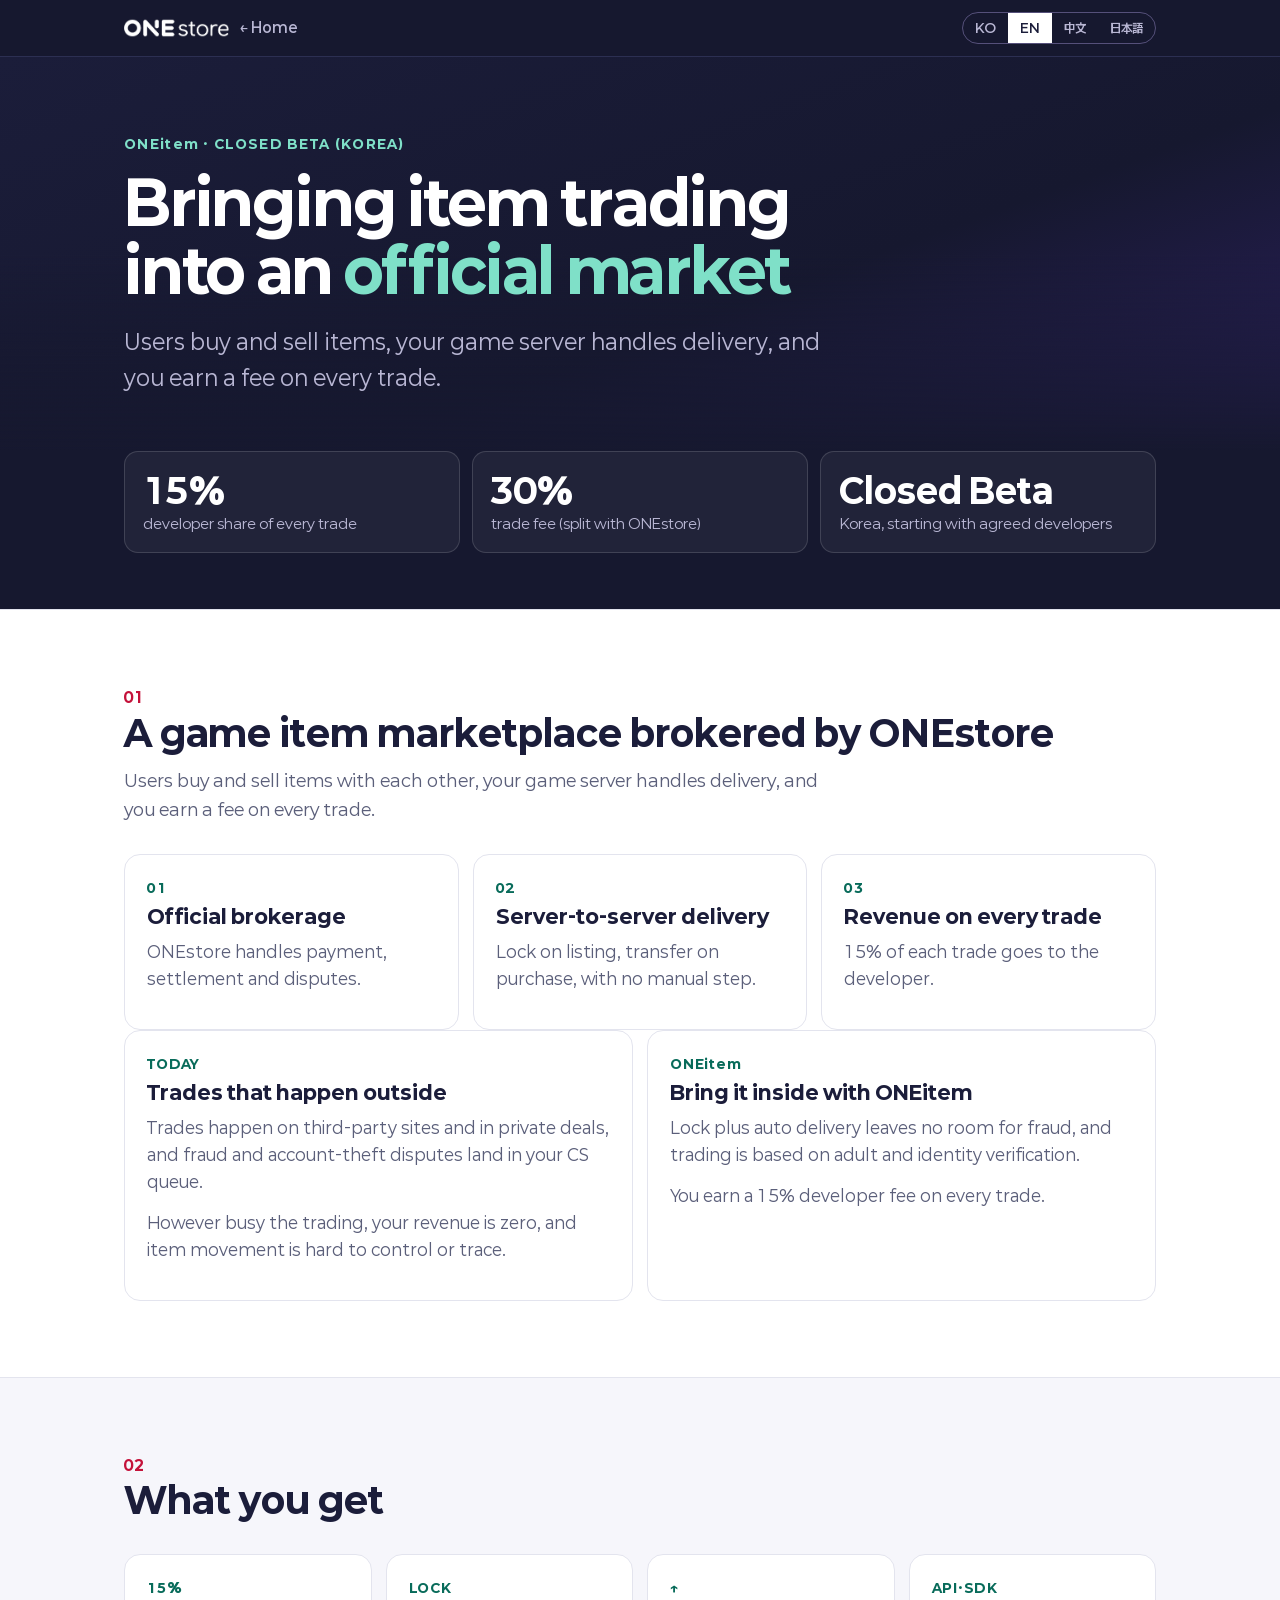
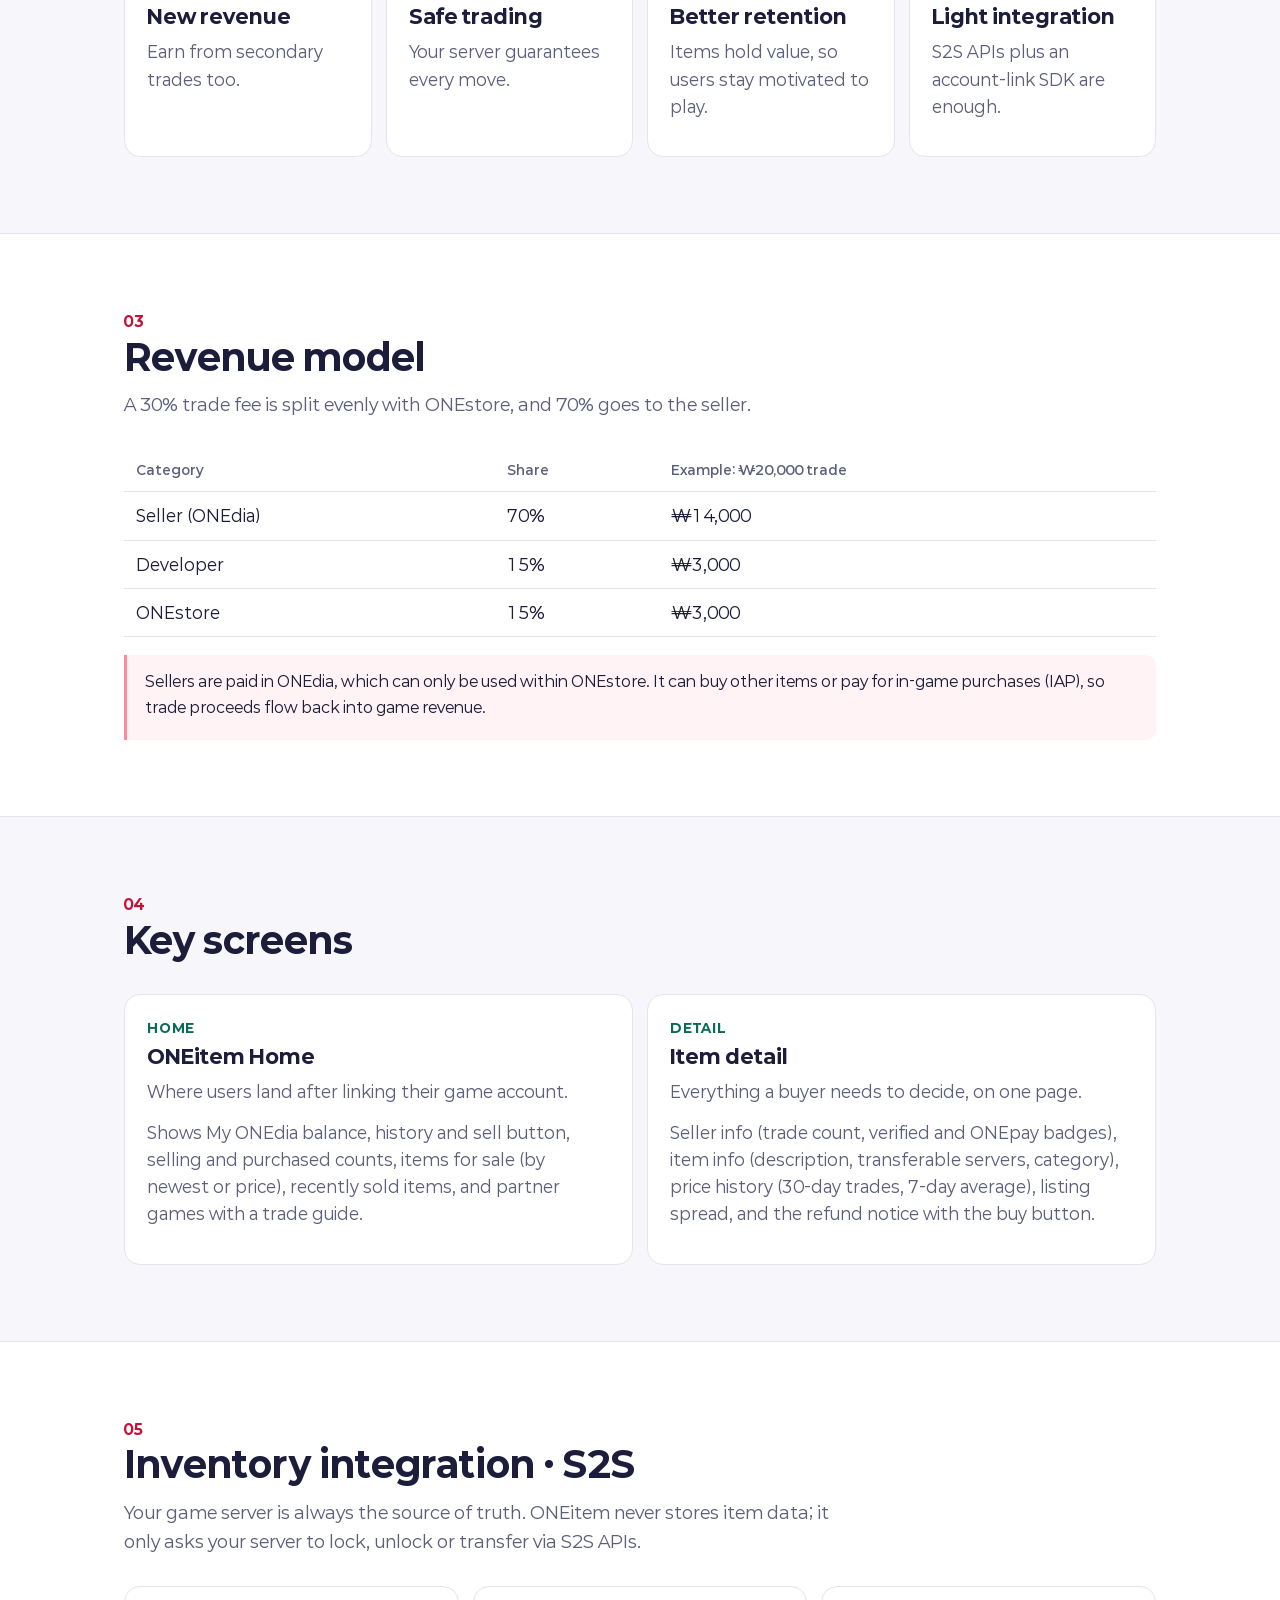
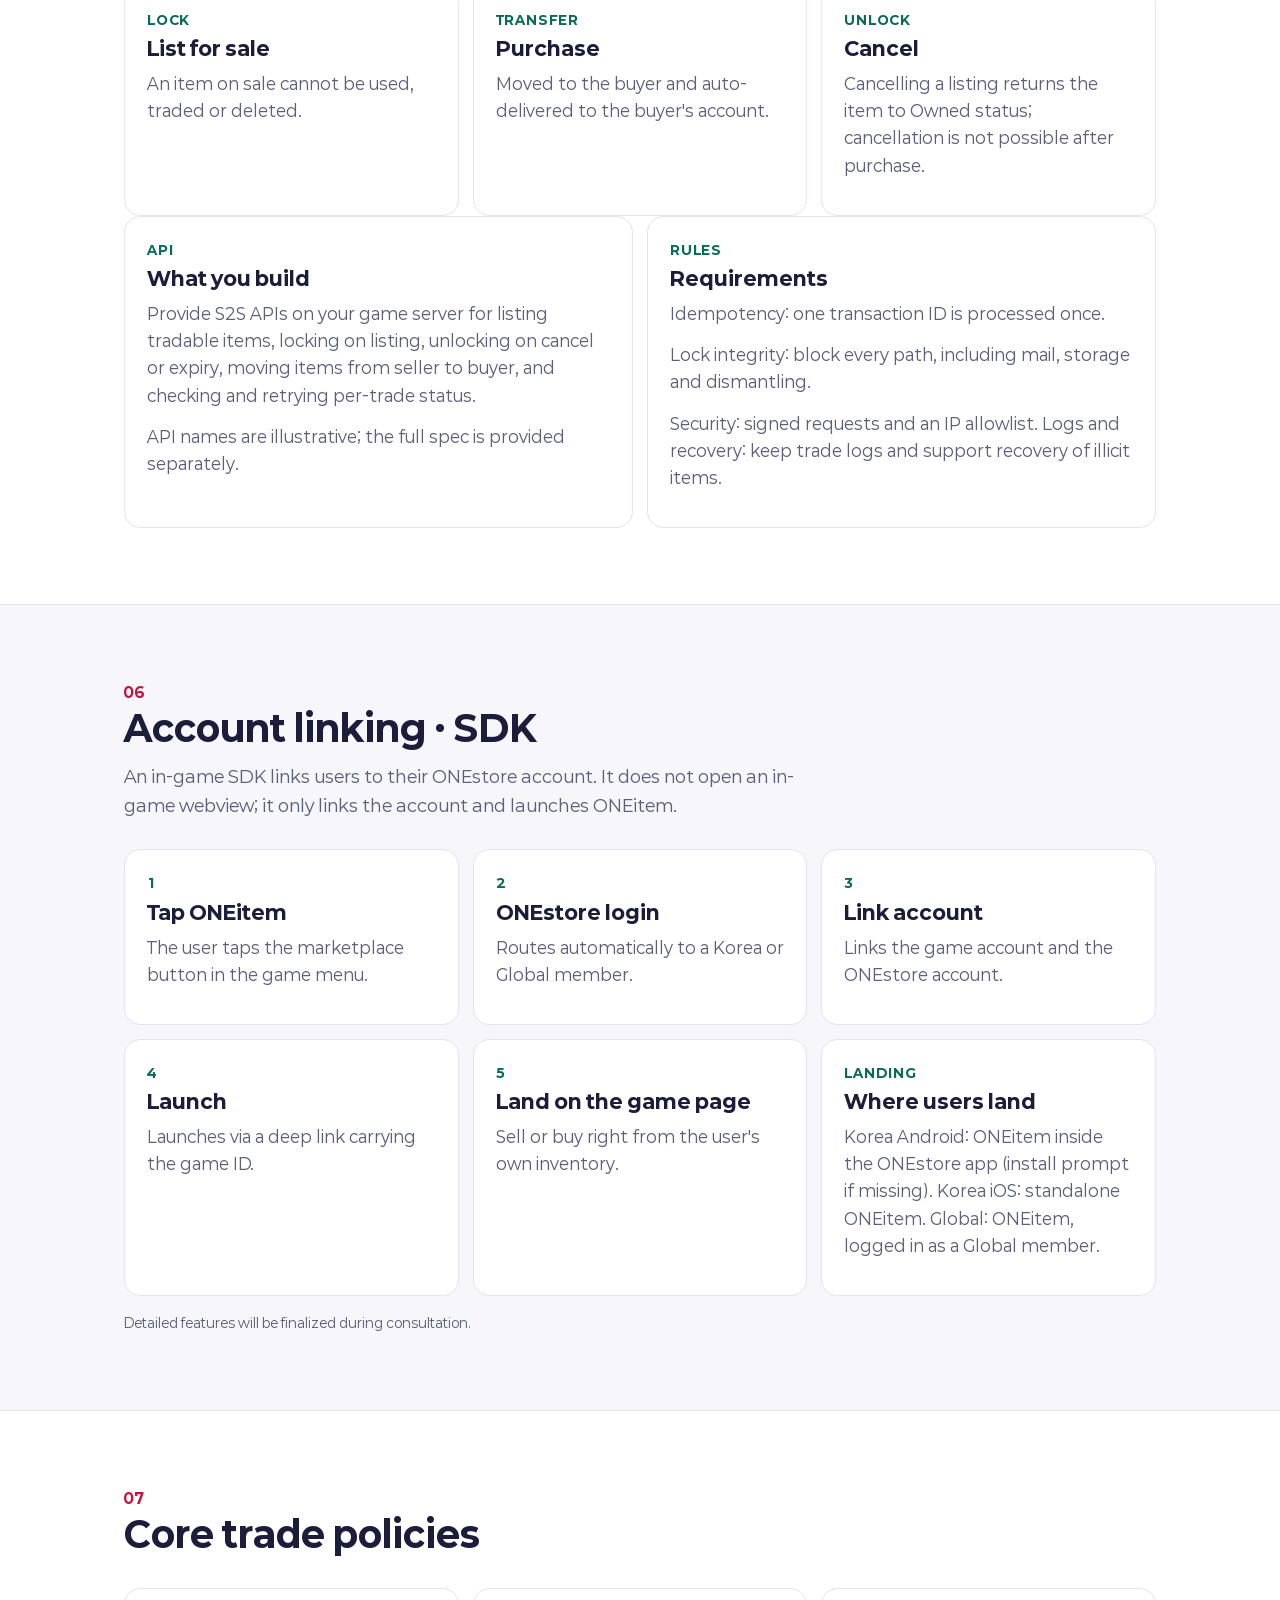
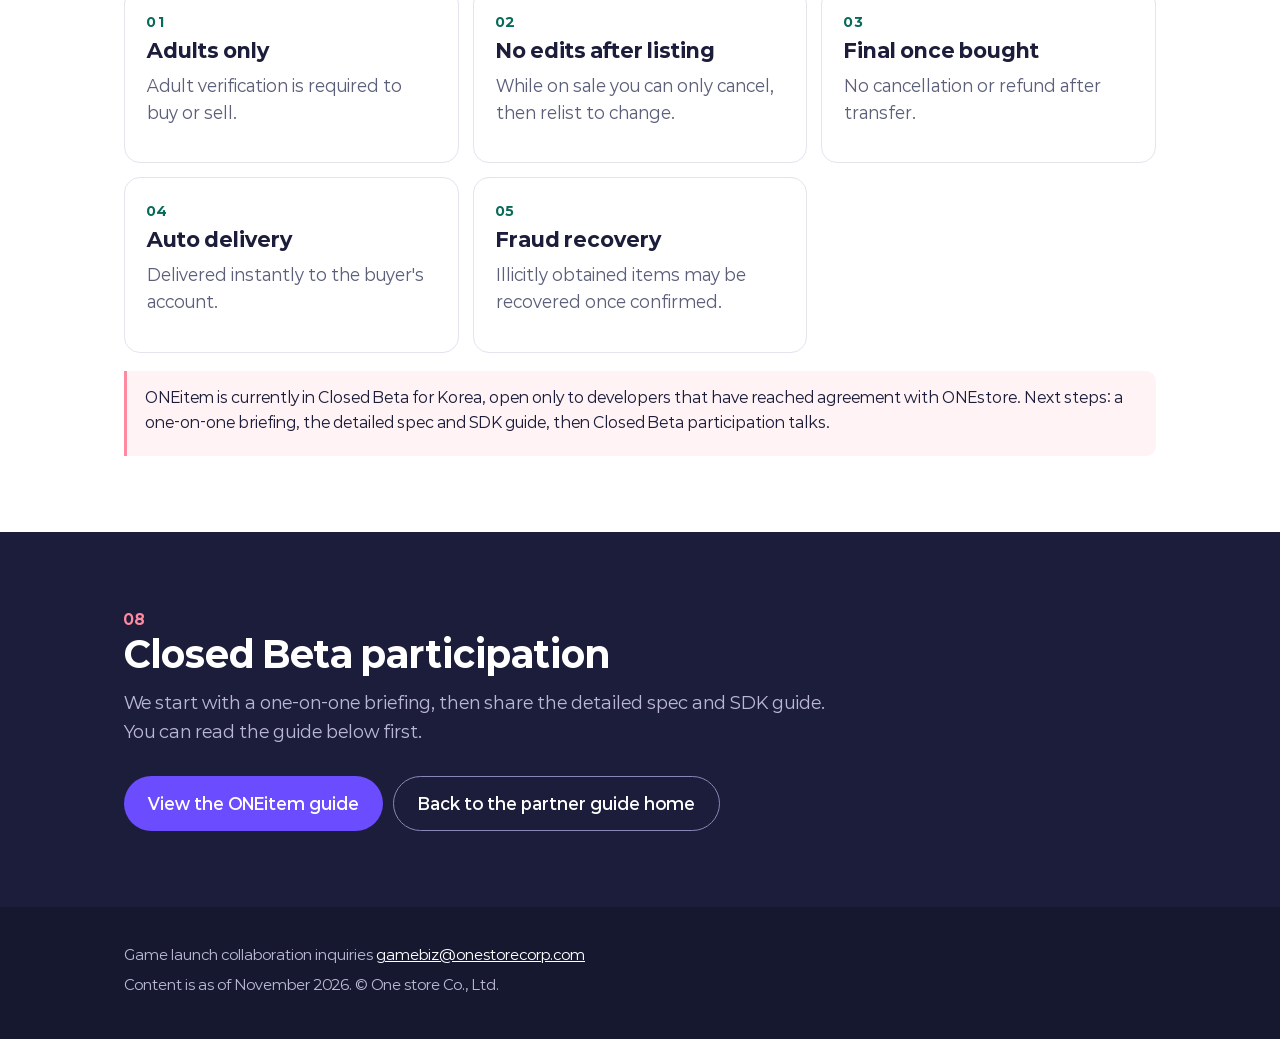
<file: oneitem.html>
<!doctype html>
<html lang="en" data-lang="en"
  data-title-ko="원아이템 개발사 소개 · 원스토어"
  data-title-en="ONEitem Developer Introduction · ONEstore"
  data-title-zh="ONEitem 开发商介绍 · ONEstore"
  data-title-ja="ONEitem デベロッパー向け紹介資料 · ONEstore"
  data-desc-ko="원스토어가 개발사와 함께 운영하는 게임 아이템 거래 서비스, 원아이템을 소개합니다."
  data-desc-en="Introducing ONEitem, the game item trading service ONEstore runs together with developers."
  data-desc-zh="介绍 ONEitem：ONEstore 与开发商共同运营的游戏道具交易服务。"
  data-desc-ja="ONEstore がデベロッパーと共同で運営するゲームアイテム取引サービス、ONEitem をご紹介します。">
<head>
<meta charset="utf-8">
<meta name="viewport" content="width=device-width,initial-scale=1">
<title>ONEitem Developer Introduction · ONEstore</title>
<meta name="description" content="Introducing ONEitem, the game item trading service ONEstore runs together with developers.">
<meta property="og:title" content="ONEitem Developer Introduction · ONEstore">
<meta property="og:description" content="Introducing ONEitem, the game item trading service ONEstore runs together with developers.">
<meta property="og:type" content="website">
<meta property="og:image" content="https://introduction.onestorecorp.com/assets/og-image.png">
<meta property="og:image:width" content="1200">
<meta property="og:image:height" content="630">
<meta name="twitter:card" content="summary_large_image">
<meta name="twitter:image" content="https://introduction.onestorecorp.com/assets/og-image.png">
<link rel="icon" type="image/png" href="assets/favicon.png">
<link rel="apple-touch-icon" href="assets/favicon.png">
<link rel="preload" href="fonts/Paperlogy-400.woff2" as="font" type="font/woff2" crossorigin>
<link rel="preload" href="fonts/Paperlogy-600.woff2" as="font" type="font/woff2" crossorigin>
<link rel="preload" href="fonts/Paperlogy-800.woff2" as="font" type="font/woff2" crossorigin>
<link rel="stylesheet" href="style.css?v=e5278ded">
<script src="site.js?v=1ceebeff"></script>
</head>
<body class="sp">

<header class="topbar"><div class="wrap">
  <a class="brand" href="index.html" data-lang-link><img src="assets/logo-w.png" alt="ONE store"><span lang="ko">← 처음으로</span><span lang="en">← Home</span><span lang="zh-Hans">← 返回首页</span><span lang="ja">← トップへ</span></a>
  <div class="lang-toggle" role="group" aria-label="Language">
    <a href="oneitem.html?lang=ko" data-set="ko" hreflang="ko">KO</a>
    <a href="oneitem.html?lang=en" data-set="en" hreflang="en" aria-current="true">EN</a>
    <a href="oneitem.html?lang=zh" data-set="zh" hreflang="zh-Hans">中文</a>
    <a href="oneitem.html?lang=ja" data-set="ja" hreflang="ja">日本語</a>
  </div>
</div></header>

<main>
<section class="hero"><div class="wrap">
  <p class="eyebrow">ONEitem · CLOSED BETA (KOREA)</p>
  <h1 lang="ko">게임 아이템 거래를 <em>공식 마켓</em> 안으로</h1><h1 lang="en">Bringing item trading into an <em>official market</em></h1><h1 lang="zh-Hans">让游戏道具交易回归<em>官方市场</em></h1><h1 lang="ja">ゲームアイテム取引を<em>公式マーケット</em>の中へ</h1>
  <p class="lede" lang="ko">이용자가 아이템을 사고팔고, 지급은 게임 서버가 처리하며, 개발사는 모든 거래에서 수수료를 받습니다.</p><p class="lede" lang="en">Users buy and sell items, your game server handles delivery, and you earn a fee on every trade.</p><p class="lede" lang="zh-Hans">用户买卖道具，由游戏服务器完成发放，开发商可从每笔交易中获得手续费。</p><p class="lede" lang="ja">ユーザーがアイテムを売買し、付与はゲームサーバーが処理し、デベロッパーはすべての取引で手数料を受け取ります。</p>
</div></section>
<section class="nums n3"><div class="wrap">
  <div class="num">
    <b lang="ko">15%</b><b lang="en">15%</b><b lang="zh-Hans">15%</b><b lang="ja">15%</b>
    <span lang="ko">거래마다 개발사 몫</span><span lang="en">developer share of every trade</span><span lang="zh-Hans">每笔交易开发商所得</span><span lang="ja">取引ごとのデベロッパーの取り分</span>
  </div>
  <div class="num">
    <b lang="ko">30%</b><b lang="en">30%</b><b lang="zh-Hans">30%</b><b lang="ja">30%</b>
    <span lang="ko">거래 수수료 (원스토어와 반씩)</span><span lang="en">trade fee (split with ONEstore)</span><span lang="zh-Hans">交易手续费（与 ONEstore 平分）</span><span lang="ja">取引手数料（ONEstore と折半）</span>
  </div>
  <div class="num">
    <b lang="ko">Closed Beta</b><b lang="en">Closed Beta</b><b lang="zh-Hans">Closed Beta</b><b lang="ja">Closed Beta</b>
    <span lang="ko">대한민국 대상, 협의한 개발사부터</span><span lang="en">Korea, starting with agreed developers</span><span lang="zh-Hans">面向韩国，先向协商确定的开发商开放</span><span lang="ja">韓国向け、協議したデベロッパーから</span>
  </div>
</div></section>

<section class="sec" id="overview"><div class="wrap">
  <div class="sec-head">
    <span class="sec-num">01</span>
    <h2 class="sec-title" lang="ko">원스토어가 직접 중개하는 게임 아이템 거래소</h2><h2 class="sec-title" lang="en">A game item marketplace brokered by ONEstore</h2><h2 class="sec-title" lang="zh-Hans">由 ONEstore 直接中介的游戏道具交易所</h2><h2 class="sec-title" lang="ja">ONEstore が直接仲介するゲームアイテム取引所</h2>
    <p class="sec-lead" lang="ko">이용자끼리 아이템을 사고팔고, 아이템 지급은 게임 서버가 직접 처리합니다. 개발사는 모든 거래에서 수수료를 받습니다.</p><p class="sec-lead" lang="en">Users buy and sell items with each other, your game server handles delivery, and you earn a fee on every trade.</p><p class="sec-lead" lang="zh-Hans">用户之间买卖道具，由游戏服务器直接完成发放，开发商可从每笔交易中获得手续费。</p><p class="sec-lead" lang="ja">ユーザー同士がアイテムを売買し、アイテムの付与はゲームサーバーが直接処理します。デベロッパーはすべての取引で手数料を受け取ります。</p>
  </div>
  <div class="grid g3">
    <article class="card">
      <span class="no">01</span>
      <h3 lang="ko">공식 중개</h3><h3 lang="en">Official brokerage</h3><h3 lang="zh-Hans">官方中介</h3><h3 lang="ja">公式仲介</h3>
      <p lang="ko">결제·정산·분쟁 대응을 원스토어가 맡습니다.</p><p lang="en">ONEstore handles payment, settlement and disputes.</p><p lang="zh-Hans">支付、结算与纠纷处理由 ONEstore 负责。</p><p lang="ja">決済・精算・紛争対応は ONEstore が担当します。</p>
    </article>
    <article class="card">
      <span class="no">02</span>
      <h3 lang="ko">서버 간 자동 지급</h3><h3 lang="en">Server-to-server delivery</h3><h3 lang="zh-Hans">服务器间自动发放</h3><h3 lang="ja">サーバー間の自動付与</h3>
      <p lang="ko">판매 시 Lock, 구매 시 Transfer로 사람이 개입하지 않습니다.</p><p lang="en">Lock on listing, transfer on purchase, with no manual step.</p><p lang="zh-Hans">上架即锁定，购买即转移，无需人工介入。</p><p lang="ja">出品時は Lock、購入時は Transfer で、人手は介在しません。</p>
    </article>
    <article class="card">
      <span class="no">03</span>
      <h3 lang="ko">거래마다 개발사 수익</h3><h3 lang="en">Revenue on every trade</h3><h3 lang="zh-Hans">每笔交易都有收益</h3><h3 lang="ja">取引ごとにデベロッパー収益</h3>
      <p lang="ko">거래 금액의 15%가 개발사 몫입니다.</p><p lang="en">15% of each trade goes to the developer.</p><p lang="zh-Hans">成交金额的 15% 归开发商。</p><p lang="ja">取引金額の15%がデベロッパーの取り分です。</p>
    </article>
  </div>
  <div class="grid g2">
    <article class="card">
      <span class="no">TODAY</span>
      <h3 lang="ko">밖에서 일어나던 거래</h3><h3 lang="en">Trades that happen outside</h3><h3 lang="zh-Hans">场外发生的交易</h3><h3 lang="ja">外部で行われていた取引</h3>
      <p lang="ko">외부 사이트·개인 직거래로 이뤄지고, 사기·계정 도용 분쟁이 개발사 CS로 들어옵니다.</p><p lang="en">Trades happen on third-party sites and in private deals, and fraud and account-theft disputes land in your CS queue.</p><p lang="zh-Hans">交易通过第三方网站和私下交易进行，诈骗、盗号纠纷涌入开发商客服。</p><p lang="ja">外部サイトや個人間の直接取引で行われ、詐欺・アカウント盗用の紛争がデベロッパーの CS に流れ込みます。</p>
      <p lang="ko">거래가 활발해도 개발사 수익은 0이고, 아이템 이동을 통제·추적하기 어렵습니다.</p><p lang="en">However busy the trading, your revenue is zero, and item movement is hard to control or trace.</p><p lang="zh-Hans">交易再活跃，开发商收益也为零，道具流转难以管控和追踪。</p><p lang="ja">取引が活発でもデベロッパーの収益はゼロで、アイテムの移動を管理・追跡しにくい状態です。</p>
    </article>
    <article class="card">
      <span class="no">ONEitem</span>
      <h3 lang="ko">ONEitem으로 공식 마켓 안으로</h3><h3 lang="en">Bring it inside with ONEitem</h3><h3 lang="zh-Hans">用 ONEitem 回归官方市场</h3><h3 lang="ja">ONEitem で公式マーケットの中へ</h3>
      <p lang="ko">Lock과 자동 지급으로 사기를 원천 차단하고, 성인 인증·본인 인증 기반으로 거래합니다.</p><p lang="en">Lock plus auto delivery leaves no room for fraud, and trading is based on adult and identity verification.</p><p lang="zh-Hans">锁定加自动发放，从源头杜绝诈骗，并基于成人与实名认证进行交易。</p><p lang="ja">Lock と自動付与で詐欺を根本から防ぎ、成人認証・本人認証に基づいて取引します。</p>
      <p lang="ko">모든 거래에서 개발사 수수료 15%가 생깁니다.</p><p lang="en">You earn a 15% developer fee on every trade.</p><p lang="zh-Hans">每笔交易开发商均可获得 15% 手续费。</p><p lang="ja">すべての取引でデベロッパー手数料15%が発生します。</p>
    </article>
  </div>
</div></section>

<section class="sec soft"><div class="wrap">
  <div class="sec-head">
    <span class="sec-num">02</span>
    <h2 class="sec-title" lang="ko">개발사가 얻는 것</h2><h2 class="sec-title" lang="en">What you get</h2><h2 class="sec-title" lang="zh-Hans">开发商能获得什么</h2><h2 class="sec-title" lang="ja">デベロッパーが得られるもの</h2>
  </div>
  <div class="grid g4">
    <article class="card">
      <span class="no">15%</span>
      <h3 lang="ko">신규 수익원</h3><h3 lang="en">New revenue</h3><h3 lang="zh-Hans">新增收入</h3><h3 lang="ja">新たな収益源</h3>
      <p lang="ko">2차 거래에서도 매출이 생깁니다.</p><p lang="en">Earn from secondary trades too.</p><p lang="zh-Hans">二次交易同样产生收入。</p><p lang="ja">二次取引でも売上が生まれます。</p>
    </article>
    <article class="card">
      <span class="no">LOCK</span>
      <h3 lang="ko">안전한 거래</h3><h3 lang="en">Safe trading</h3><h3 lang="zh-Hans">安全交易</h3><h3 lang="ja">安全な取引</h3>
      <p lang="ko">아이템 이동은 게임 서버가 보장합니다.</p><p lang="en">Your server guarantees every move.</p><p lang="zh-Hans">道具流转由游戏服务器保障。</p><p lang="ja">アイテムの移動はゲームサーバーが保証します。</p>
    </article>
    <article class="card">
      <span class="no">↑</span>
      <h3 lang="ko">리텐션 강화</h3><h3 lang="en">Better retention</h3><h3 lang="zh-Hans">提升留存</h3><h3 lang="ja">リテンション強化</h3>
      <p lang="ko">아이템 가치가 유지돼 플레이 동기가 올라갑니다.</p><p lang="en">Items hold value, so users stay motivated to play.</p><p lang="zh-Hans">道具价值得以保持，提升玩家的游戏动力。</p><p lang="ja">アイテムの価値が維持され、プレイの動機が高まります。</p>
    </article>
    <article class="card">
      <span class="no">API·SDK</span>
      <h3 lang="ko">가벼운 연동</h3><h3 lang="en">Light integration</h3><h3 lang="zh-Hans">轻量对接</h3><h3 lang="ja">軽量な連携</h3>
      <p lang="ko">S2S API와 계정 연동 SDK면 충분합니다.</p><p lang="en">S2S APIs plus an account-link SDK are enough.</p><p lang="zh-Hans">S2S API + 账号绑定 SDK 即可。</p><p lang="ja">S2S API とアカウント連携 SDK で十分です。</p>
    </article>
  </div>
</div></section>

<section class="sec"><div class="wrap">
  <div class="sec-head">
    <span class="sec-num">03</span>
    <h2 class="sec-title" lang="ko">수익 구조</h2><h2 class="sec-title" lang="en">Revenue model</h2><h2 class="sec-title" lang="zh-Hans">收益结构</h2><h2 class="sec-title" lang="ja">収益構造</h2>
    <p class="sec-lead" lang="ko">거래 수수료 30%를 원스토어와 반씩 나눕니다. 판매자에게는 70%가 돌아갑니다.</p><p class="sec-lead" lang="en">A 30% trade fee is split evenly with ONEstore, and 70% goes to the seller.</p><p class="sec-lead" lang="zh-Hans">30% 交易手续费与 ONEstore 平分，卖家获得 70%。</p><p class="sec-lead" lang="ja">取引手数料30%を ONEstore と折半し、販売者には70%が支払われます。</p>
  </div>
  <div class="tbl-wrap"><table>
    <thead><tr>
      <th lang="ko">구분</th>
      <th lang="en">Category</th>
      <th lang="zh-Hans">类别</th>
      <th lang="ja">区分</th>
      <th lang="ko">비율</th>
      <th lang="en">Share</th>
      <th lang="zh-Hans">比例</th>
      <th lang="ja">比率</th>
      <th lang="ko">₩20,000 거래 예시</th>
      <th lang="en">Example: ₩20,000 trade</th>
      <th lang="zh-Hans">₩20,000 成交示例</th>
      <th lang="ja">₩20,000の取引例</th>
    </tr></thead>
    <tbody>
      <tr><td lang="ko">판매자 (원다이아)</td><td lang="en">Seller (ONEdia)</td><td lang="zh-Hans">卖家（ONEdia）</td><td lang="ja">販売者（ONEdia）</td><td>70%</td><td>₩14,000</td></tr>
      <tr><td lang="ko">개발사</td><td lang="en">Developer</td><td lang="zh-Hans">开发商</td><td lang="ja">デベロッパー</td><td>15%</td><td>₩3,000</td></tr>
      <tr><td>ONEstore</td><td>15%</td><td>₩3,000</td></tr>
    </tbody>
  </table></div>
  <div class="notice">
    <p lang="ko">판매 대금은 원다이아로 돌아옵니다. 원다이아는 원스토어에서만 쓸 수 있는 재화로, 다른 아이템 구매나 게임 내 유료 결제(IAP)에 쓸 수 있어 거래 수익이 다시 게임 매출로 이어집니다.</p><p lang="en">Sellers are paid in ONEdia, which can only be used within ONEstore. It can buy other items or pay for in-game purchases (IAP), so trade proceeds flow back into game revenue.</p><p lang="zh-Hans">卖家所得以 ONEdia 结算。ONEdia 是仅限在 ONEstore 内使用的货币，可用于购买其他道具或游戏内付费（IAP），交易收益会再次转化为游戏收入。</p><p lang="ja">販売代金は ONEdia で支払われます。ONEdia は ONEstore 内でのみ使える通貨で、他のアイテムの購入やゲーム内課金（IAP）に使えるため、取引収益が再びゲーム売上につながります。</p>
  </div>
</div></section>

<section class="sec soft"><div class="wrap">
  <div class="sec-head">
    <span class="sec-num">04</span>
    <h2 class="sec-title" lang="ko">핵심 화면</h2><h2 class="sec-title" lang="en">Key screens</h2><h2 class="sec-title" lang="zh-Hans">核心页面</h2><h2 class="sec-title" lang="ja">主要画面</h2>
  </div>
  <div class="grid g2">
    <article class="card">
      <span class="no">HOME</span>
      <h3 lang="ko">ONEitem 홈</h3><h3 lang="en">ONEitem Home</h3><h3 lang="zh-Hans">ONEitem 首页</h3><h3 lang="ja">ONEitem ホーム</h3>
      <p lang="ko">게임 계정을 연동하면 처음 도착하는 화면입니다.</p><p lang="en">Where users land after linking their game account.</p><p lang="zh-Hans">绑定游戏账号后用户首先进入的页面。</p><p lang="ja">ゲームアカウントを連携すると最初に表示される画面です。</p>
      <p lang="ko">MY 원다이아 보유 잔액·거래 내역·판매하기, 판매 중/구매 완료 현황, 판매 아이템(최신순·가격순), 최근 판매된 아이템, 입점 게임·거래 가이드를 보여 줍니다.</p><p lang="en">Shows My ONEdia balance, history and sell button, selling and purchased counts, items for sale (by newest or price), recently sold items, and partner games with a trade guide.</p><p lang="zh-Hans">展示我的 ONEdia 余额、交易记录与出售入口，出售中/已购买状态，在售道具（按最新/价格排序），最近成交，以及入驻游戏与交易指南。</p><p lang="ja">MY ONEdia の残高・取引履歴・出品ボタン、出品中/購入完了の状況、出品アイテム（新着順・価格順）、最近売れたアイテム、参加ゲームと取引ガイドを表示します。</p>
    </article>
    <article class="card">
      <span class="no">DETAIL</span>
      <h3 lang="ko">아이템 상세</h3><h3 lang="en">Item detail</h3><h3 lang="zh-Hans">道具详情</h3><h3 lang="ja">アイテム詳細</h3>
      <p lang="ko">구매 판단에 필요한 정보를 한 화면에 모았습니다.</p><p lang="en">Everything a buyer needs to decide, on one page.</p><p lang="zh-Hans">买家决策所需的信息汇集在同一页面。</p><p lang="ja">購入判断に必要な情報を1画面にまとめています。</p>
      <p lang="ko">판매자 정보(거래 횟수·본인 인증·ONEpay 배지), 아이템 정보(설명·이전 가능 서버·카테고리), 시세(최근 30일 체결가·7일 평균), 동일 상품 등록가, 환불 안내와 구매 버튼.</p><p lang="en">Seller info (trade count, verified and ONEpay badges), item info (description, transferable servers, category), price history (30-day trades, 7-day average), listing spread, and the refund notice with the buy button.</p><p lang="zh-Hans">卖家信息（交易次数、实名认证、ONEpay 徽章）、道具信息（说明、可转移服务器、分类）、行情（近30天成交价、7日均价）、同类商品挂牌价、退款说明与购买按钮。</p><p lang="ja">販売者情報（取引回数・本人認証・ONEpay バッジ）、アイテム情報（説明・移行可能サーバー・カテゴリ）、相場（直近30日の成約価格・7日平均）、同一商品の出品価格、返金案内と購入ボタン。</p>
    </article>
  </div>
</div></section>

<section class="sec"><div class="wrap">
  <div class="sec-head">
    <span class="sec-num">05</span>
    <h2 class="sec-title" lang="ko">인벤토리 연동 · S2S</h2><h2 class="sec-title" lang="en">Inventory integration · S2S</h2><h2 class="sec-title" lang="zh-Hans">道具库存对接 · S2S</h2><h2 class="sec-title" lang="ja">インベントリ連携・S2S</h2>
    <p class="sec-lead" lang="ko">아이템의 주인은 언제나 게임 서버입니다. ONEitem은 아이템 데이터를 보관하지 않고, S2S API로 게임 서버에 Lock·Unlock·Transfer를 요청할 뿐입니다.</p><p class="sec-lead" lang="en">Your game server is always the source of truth. ONEitem never stores item data; it only asks your server to lock, unlock or transfer via S2S APIs.</p><p class="sec-lead" lang="zh-Hans">道具的所有者始终是游戏服务器。ONEitem 不保存道具数据，只通过 S2S API 向游戏服务器请求锁定、解锁和转移。</p><p class="sec-lead" lang="ja">アイテムの持ち主は常にゲームサーバーです。ONEitem はアイテムデータを保管せず、S2S API でゲームサーバーに Lock・Unlock・Transfer をリクエストするだけです。</p>
  </div>
  <div class="grid g3">
    <article class="card">
      <span class="no">LOCK</span>
      <h3 lang="ko">판매 등록</h3><h3 lang="en">List for sale</h3><h3 lang="zh-Hans">上架出售</h3><h3 lang="ja">出品</h3>
      <p lang="ko">판매 중인 아이템은 사용·거래·삭제할 수 없습니다.</p><p lang="en">An item on sale cannot be used, traded or deleted.</p><p lang="zh-Hans">出售中的道具无法使用、交易或删除。</p><p lang="ja">出品中のアイテムは使用・取引・削除できません。</p>
    </article>
    <article class="card">
      <span class="no">TRANSFER</span>
      <h3 lang="ko">구매 확정</h3><h3 lang="en">Purchase</h3><h3 lang="zh-Hans">确认购买</h3><h3 lang="ja">購入確定</h3>
      <p lang="ko">구매자에게 이전하고 구매자 계정에 자동 지급합니다.</p><p lang="en">Moved to the buyer and auto-delivered to the buyer's account.</p><p lang="zh-Hans">转移给买家，并自动发放到买家账号。</p><p lang="ja">購入者に移転し、購入者のアカウントに自動で付与します。</p>
    </article>
    <article class="card">
      <span class="no">UNLOCK</span>
      <h3 lang="ko">등록 취소</h3><h3 lang="en">Cancel</h3><h3 lang="zh-Hans">取消上架</h3><h3 lang="ja">出品取消</h3>
      <p lang="ko">판매 중 등록을 취소하면 보유 상태로 돌아옵니다. 구매 확정 후에는 취소할 수 없습니다.</p><p lang="en">Cancelling a listing returns the item to Owned status; cancellation is not possible after purchase.</p><p lang="zh-Hans">出售中取消上架会恢复为持有状态；确认购买后无法取消。</p><p lang="ja">出品中に取り消すと所持状態に戻ります。購入確定後は取り消せません。</p>
    </article>
  </div>
  <div class="grid g2">
    <article class="card">
      <span class="no">API</span>
      <h3 lang="ko">개발사가 준비할 것</h3><h3 lang="en">What you build</h3><h3 lang="zh-Hans">开发商需准备的内容</h3><h3 lang="ja">デベロッパーが用意するもの</h3>
      <p lang="ko">게임 서버에서 거래 가능 아이템 조회, 판매 등록 시 잠금, 등록 취소·만료 시 해제, 판매자에서 구매자로 이전, 거래별 결과 조회·재시도를 S2S API로 제공합니다.</p><p lang="en">Provide S2S APIs on your game server for listing tradable items, locking on listing, unlocking on cancel or expiry, moving items from seller to buyer, and checking and retrying per-trade status.</p><p lang="zh-Hans">在游戏服务器上以 S2S API 提供：查询可交易道具、上架时锁定、取消/到期时解锁、从卖家转移给买家、按交易查询结果与重试。</p><p lang="ja">ゲームサーバーで、取引可能アイテムの照会、出品時のロック、取消・期限切れ時の解除、販売者から購入者への移転、取引ごとの結果照会・再試行を S2S API で提供します。</p>
      <p lang="ko">API 명칭은 예시이며 상세 규격서는 별도로 제공합니다.</p><p lang="en">API names are illustrative; the full spec is provided separately.</p><p lang="zh-Hans">API 名称仅为示例，详细规格书另行提供。</p><p lang="ja">API 名称は例であり、詳細な仕様書は別途提供します。</p>
    </article>
    <article class="card">
      <span class="no">RULES</span>
      <h3 lang="ko">필수 조건</h3><h3 lang="en">Requirements</h3><h3 lang="zh-Hans">必备条件</h3><h3 lang="ja">必須条件</h3>
      <p lang="ko">멱등성: 같은 거래 ID는 한 번만 처리합니다.</p><p lang="en">Idempotency: one transaction ID is processed once.</p><p lang="zh-Hans">幂等性：同一交易 ID 只处理一次。</p><p lang="ja">冪等性：同じ取引 ID は1回だけ処理します。</p>
      <p lang="ko">Lock 보장: 우편·창고·분해 등 모든 경로를 차단합니다.</p><p lang="en">Lock integrity: block every path, including mail, storage and dismantling.</p><p lang="zh-Hans">锁定保障：邮件、仓库、分解等所有途径均需拦截。</p><p lang="ja">Lock の保証：郵便・倉庫・分解などすべての経路を遮断します。</p>
      <p lang="ko">보안: 요청 서명 검증과 IP 허용 목록. 로그·회수: 거래 로그를 보관하고 부정 아이템 회수를 지원합니다.</p><p lang="en">Security: signed requests and an IP allowlist. Logs and recovery: keep trade logs and support recovery of illicit items.</p><p lang="zh-Hans">安全：请求签名校验与 IP 白名单。日志·回收：保存交易日志，并支持回收不正当道具。</p><p lang="ja">セキュリティ：リクエスト署名検証と IP 許可リスト。ログ・回収：取引ログを保管し、不正アイテムの回収をサポートします。</p>
    </article>
  </div>
</div></section>

<section class="sec soft"><div class="wrap">
  <div class="sec-head">
    <span class="sec-num">06</span>
    <h2 class="sec-title" lang="ko">계정 연동 · SDK</h2><h2 class="sec-title" lang="en">Account linking · SDK</h2><h2 class="sec-title" lang="zh-Hans">账号绑定 · SDK</h2><h2 class="sec-title" lang="ja">アカウント連携・SDK</h2>
    <p class="sec-lead" lang="ko">게임 안의 SDK로 원스토어 회원과 연결합니다. SDK는 인게임 웹뷰를 띄우지 않고, 계정 연동과 ONEitem 실행 두 가지만 맡습니다.</p><p class="sec-lead" lang="en">An in-game SDK links users to their ONEstore account. It does not open an in-game webview; it only links the account and launches ONEitem.</p><p class="sec-lead" lang="zh-Hans">通过游戏内 SDK 与 ONEstore 会员关联。SDK 不会弹出游戏内网页视图，只负责账号绑定和启动 ONEitem。</p><p class="sec-lead" lang="ja">ゲーム内の SDK で ONEstore 会員と連携します。SDK はゲーム内ウェブビューを表示せず、アカウント連携と ONEitem 起動の2つだけを担当します。</p>
  </div>
  <div class="grid g3">
    <article class="card">
      <span class="no">1</span>
      <h3 lang="ko">ONEitem 진입</h3><h3 lang="en">Tap ONEitem</h3><h3 lang="zh-Hans">进入 ONEitem</h3><h3 lang="ja">ONEitem に入る</h3>
      <p lang="ko">게임 메뉴의 거래소 버튼을 누릅니다.</p><p lang="en">The user taps the marketplace button in the game menu.</p><p lang="zh-Hans">点击游戏菜单中的交易所按钮。</p><p lang="ja">ゲームメニューの取引所ボタンを押します。</p>
    </article>
    <article class="card">
      <span class="no">2</span>
      <h3 lang="ko">원스토어 로그인</h3><h3 lang="en">ONEstore login</h3><h3 lang="zh-Hans">ONEstore 登录</h3><h3 lang="ja">ONEstore ログイン</h3>
      <p lang="ko">국내·글로벌 회원으로 자동 분기합니다.</p><p lang="en">Routes automatically to a Korea or Global member.</p><p lang="zh-Hans">自动区分韩国/全球会员。</p><p lang="ja">国内・グローバル会員に自動で振り分けます。</p>
    </article>
    <article class="card">
      <span class="no">3</span>
      <h3 lang="ko">계정 연동</h3><h3 lang="en">Link account</h3><h3 lang="zh-Hans">绑定账号</h3><h3 lang="ja">アカウント連携</h3>
      <p lang="ko">게임 계정과 원스토어 계정을 연결합니다.</p><p lang="en">Links the game account and the ONEstore account.</p><p lang="zh-Hans">将游戏账号与 ONEstore 账号关联。</p><p lang="ja">ゲームアカウントと ONEstore アカウントを連携します。</p>
    </article>
    <article class="card">
      <span class="no">4</span>
      <h3 lang="ko">ONEitem 실행</h3><h3 lang="en">Launch</h3><h3 lang="zh-Hans">启动</h3><h3 lang="ja">ONEitem 起動</h3>
      <p lang="ko">게임 ID를 담은 딥링크로 실행합니다.</p><p lang="en">Launches via a deep link carrying the game ID.</p><p lang="zh-Hans">通过携带游戏 ID 的深度链接启动。</p><p lang="ja">ゲーム ID を含むディープリンクで起動します。</p>
    </article>
    <article class="card">
      <span class="no">5</span>
      <h3 lang="ko">게임 페이지 랜딩</h3><h3 lang="en">Land on the game page</h3><h3 lang="zh-Hans">进入游戏页面</h3><h3 lang="ja">ゲームページを表示</h3>
      <p lang="ko">내 인벤토리로 바로 판매·구매합니다.</p><p lang="en">Sell or buy right from the user's own inventory.</p><p lang="zh-Hans">直接用自己的道具库存出售、购买。</p><p lang="ja">自分のインベントリでそのまま売買できます。</p>
    </article>
    <article class="card">
      <span class="no">LANDING</span>
      <h3 lang="ko">연동 후 도착지</h3><h3 lang="en">Where users land</h3><h3 lang="zh-Hans">绑定后的落地页</h3><h3 lang="ja">連携後の遷移先</h3>
      <p lang="ko">국내 Android는 원스토어 앱 안의 ONEitem(앱이 없으면 설치 안내), iOS는 ONEitem 독립 서비스, 글로벌은 글로벌 회원으로 로그인한 ONEitem입니다.</p><p lang="en">Korea Android: ONEitem inside the ONEstore app (install prompt if missing). Korea iOS: standalone ONEitem. Global: ONEitem, logged in as a Global member.</p><p lang="zh-Hans">韩国 Android：ONEstore 应用内的 ONEitem（未安装则提示安装）；韩国 iOS：独立 ONEitem 服务；全球：以全球会员登录的 ONEitem。</p><p lang="ja">国内 Android は ONEstore アプリ内の ONEitem（アプリがなければインストール案内）、iOS は ONEitem 独立サービス、グローバルはグローバル会員でログインした ONEitem です。</p>
    </article>
  </div>
  <p class="fn" lang="ko">세부 기능은 협의 과정에서 확정됩니다.</p><p class="fn" lang="en">Detailed features will be finalized during consultation.</p><p class="fn" lang="zh-Hans">具体功能将在协商过程中确定。</p><p class="fn" lang="ja">詳細な機能は協議の過程で確定します。</p>
</div></section>

<section class="sec"><div class="wrap">
  <div class="sec-head">
    <span class="sec-num">07</span>
    <h2 class="sec-title" lang="ko">핵심 거래 정책</h2><h2 class="sec-title" lang="en">Core trade policies</h2><h2 class="sec-title" lang="zh-Hans">核心交易政策</h2><h2 class="sec-title" lang="ja">主な取引ポリシー</h2>
  </div>
  <div class="grid g3">
    <article class="card">
      <span class="no">01</span>
      <h3 lang="ko">성인 인증</h3><h3 lang="en">Adults only</h3><h3 lang="zh-Hans">成人认证</h3><h3 lang="ja">成人認証</h3>
      <p lang="ko">판매·구매 모두 성인 인증 후 이용합니다.</p><p lang="en">Adult verification is required to buy or sell.</p><p lang="zh-Hans">买卖均需成人认证后使用。</p><p lang="ja">販売・購入ともに成人認証後に利用できます。</p>
    </article>
    <article class="card">
      <span class="no">02</span>
      <h3 lang="ko">등록 후 수정 불가</h3><h3 lang="en">No edits after listing</h3><h3 lang="zh-Hans">上架后不可修改</h3><h3 lang="ja">出品後は修正不可</h3>
      <p lang="ko">판매 중에는 취소만 가능하고, 취소한 뒤 다시 등록합니다.</p><p lang="en">While on sale you can only cancel, then relist to change.</p><p lang="zh-Hans">出售中只能取消，取消后重新上架。</p><p lang="ja">出品中は取り消しのみ可能で、取り消し後に再出品します。</p>
    </article>
    <article class="card">
      <span class="no">03</span>
      <h3 lang="ko">구매 후 취소 불가</h3><h3 lang="en">Final once bought</h3><h3 lang="zh-Hans">购买后不可取消</h3><h3 lang="ja">購入後はキャンセル不可</h3>
      <p lang="ko">이전이 끝나면 취소·환불할 수 없습니다.</p><p lang="en">No cancellation or refund after transfer.</p><p lang="zh-Hans">转移完成后不可取消、退款。</p><p lang="ja">移転が完了するとキャンセル・返金はできません。</p>
    </article>
    <article class="card">
      <span class="no">04</span>
      <h3 lang="ko">자동 지급</h3><h3 lang="en">Auto delivery</h3><h3 lang="zh-Hans">自动发放</h3><h3 lang="ja">自動付与</h3>
      <p lang="ko">구매 즉시 구매자 계정으로 지급합니다.</p><p lang="en">Delivered instantly to the buyer's account.</p><p lang="zh-Hans">购买后立即发放到买家账号。</p><p lang="ja">購入後すぐに購入者のアカウントに付与されます。</p>
    </article>
    <article class="card">
      <span class="no">05</span>
      <h3 lang="ko">부정 거래 회수</h3><h3 lang="en">Fraud recovery</h3><h3 lang="zh-Hans">不正当交易回收</h3><h3 lang="ja">不正取引の回収</h3>
      <p lang="ko">부정 획득이 확인되면 아이템을 회수할 수 있습니다.</p><p lang="en">Illicitly obtained items may be recovered once confirmed.</p><p lang="zh-Hans">确认为不正当获取时，可回收道具。</p><p lang="ja">不正取得が確認された場合、アイテムを回収できます。</p>
    </article>
  </div>
  <div class="notice">
    <p lang="ko">현재 대한민국 대상 Closed Beta로, 원스토어와 협의한 개발사만 입점할 수 있습니다. 다음 순서: 개별 미팅으로 상세 안내 → 상세 규격서·SDK 가이드 전달 → Closed Beta 참여 협의.</p><p lang="en">ONEitem is currently in Closed Beta for Korea, open only to developers that have reached agreement with ONEstore. Next steps: a one-on-one briefing, the detailed spec and SDK guide, then Closed Beta participation talks.</p><p lang="zh-Hans">目前为面向韩国的 Closed Beta，仅限与 ONEstore 协商确定的开发商入驻。后续步骤：单独会议详细说明 → 提供详细规格书与 SDK 指南 → 协商参与 Closed Beta。</p><p lang="ja">現在は韓国向けの Closed Beta で、ONEstore と協議したデベロッパーのみ参加できます。今後の流れ：個別ミーティングで詳細案内 → 詳細仕様書・SDK ガイドの提供 → Closed Beta 参加協議。</p>
  </div>
</div></section>

<section class="sec apply"><div class="wrap">
  <div class="sec-head">
    <span class="sec-num">08</span>
    <h2 class="sec-title" lang="ko">Closed Beta 참여 협의</h2><h2 class="sec-title" lang="en">Closed Beta participation</h2><h2 class="sec-title" lang="zh-Hans">协商参与 Closed Beta</h2><h2 class="sec-title" lang="ja">Closed Beta 参加協議</h2>
    <p class="sec-lead" lang="ko">개별 미팅으로 상세 안내를 드리고, 상세 규격서와 SDK 가이드를 전달합니다. 아래 가이드를 먼저 확인할 수 있습니다.</p><p class="sec-lead" lang="en">We start with a one-on-one briefing, then share the detailed spec and SDK guide. You can read the guide below first.</p><p class="sec-lead" lang="zh-Hans">我们将通过单独会议详细说明，并提供详细规格书与 SDK 指南。您可先阅读下方指南。</p><p class="sec-lead" lang="ja">個別ミーティングで詳細をご案内し、詳細仕様書と SDK ガイドをお渡しします。下のガイドを先にご確認いただけます。</p>
  </div>
  <div class="ctas">
    <a class="btn primary" href="https://onestore-dev.gitbook.io/dev/oneitem/guide" target="_blank" rel="noopener"><span lang="ko">ONEitem 가이드 보기</span><span lang="en">View the ONEitem guide</span><span lang="zh-Hans">查看 ONEitem 指南</span><span lang="ja">ONEitem ガイドを見る</span></a>
    <a class="btn ghost" href="index.html" data-lang-link><span lang="ko">파트너 안내 홈으로</span><span lang="en">Back to the partner guide home</span><span lang="zh-Hans">返回合作伙伴指南首页</span><span lang="ja">パートナーガイドホームへ</span></a>
  </div>
</div></section>

</main>

<footer class="foot"><div class="wrap">
  <p><span lang="ko">게임 입점 및 마케팅 협업 문의</span><span lang="en">Game launch collaboration inquiries</span><span lang="zh-Hans">游戏入驻及营销合作咨询</span><span lang="ja">ゲーム配信・マーケティング協業のお問い合わせ</span> <a href="mailto:gamebiz@onestorecorp.com">gamebiz@onestorecorp.com</a></p>
  <p lang="ko">내용은 2026년 11월 기준입니다. © One store Co., Ltd.</p>
  <p lang="en">Content is as of November 2026. © One store Co., Ltd.</p>
  <p lang="zh-Hans">内容截至2026年11月。© One store Co., Ltd.</p>
  <p lang="ja">内容は2026年11月時点のものです。© One store Co., Ltd.</p>
</div></footer>

</body>
</html>
</file>
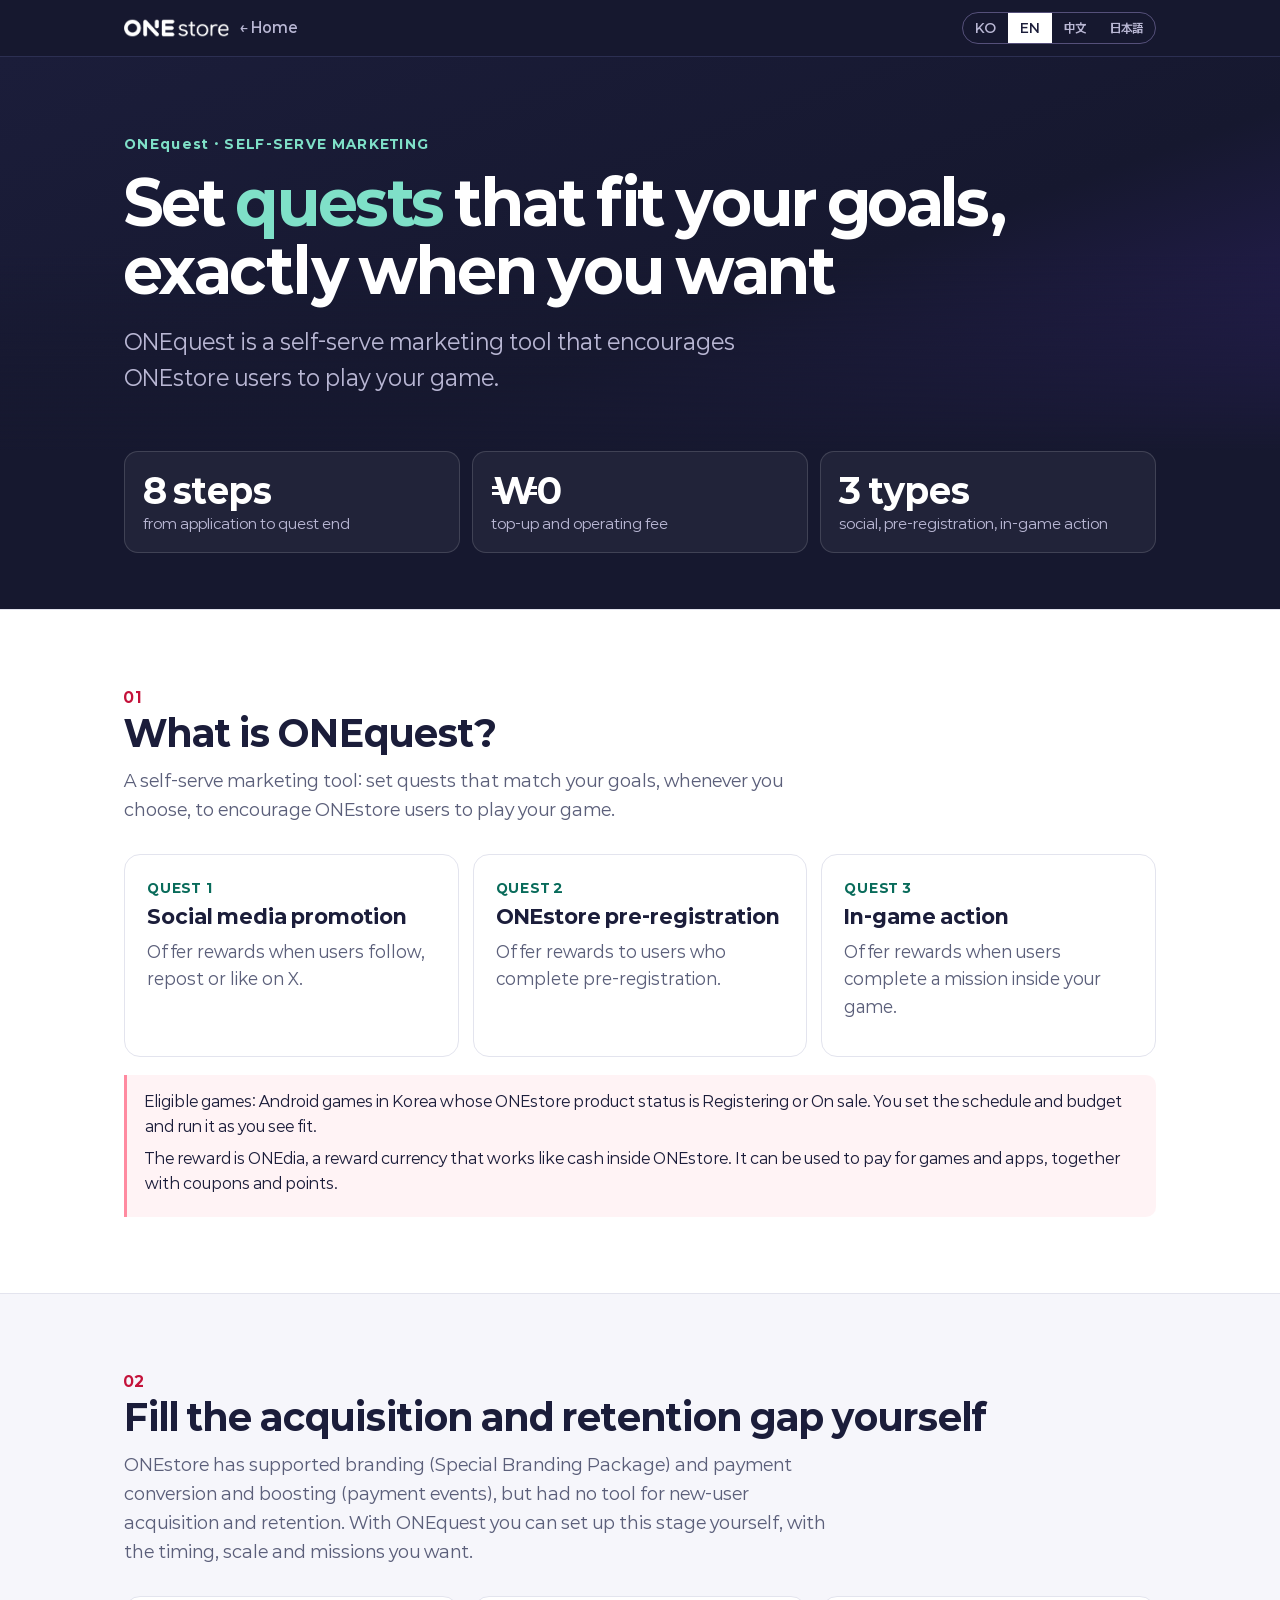
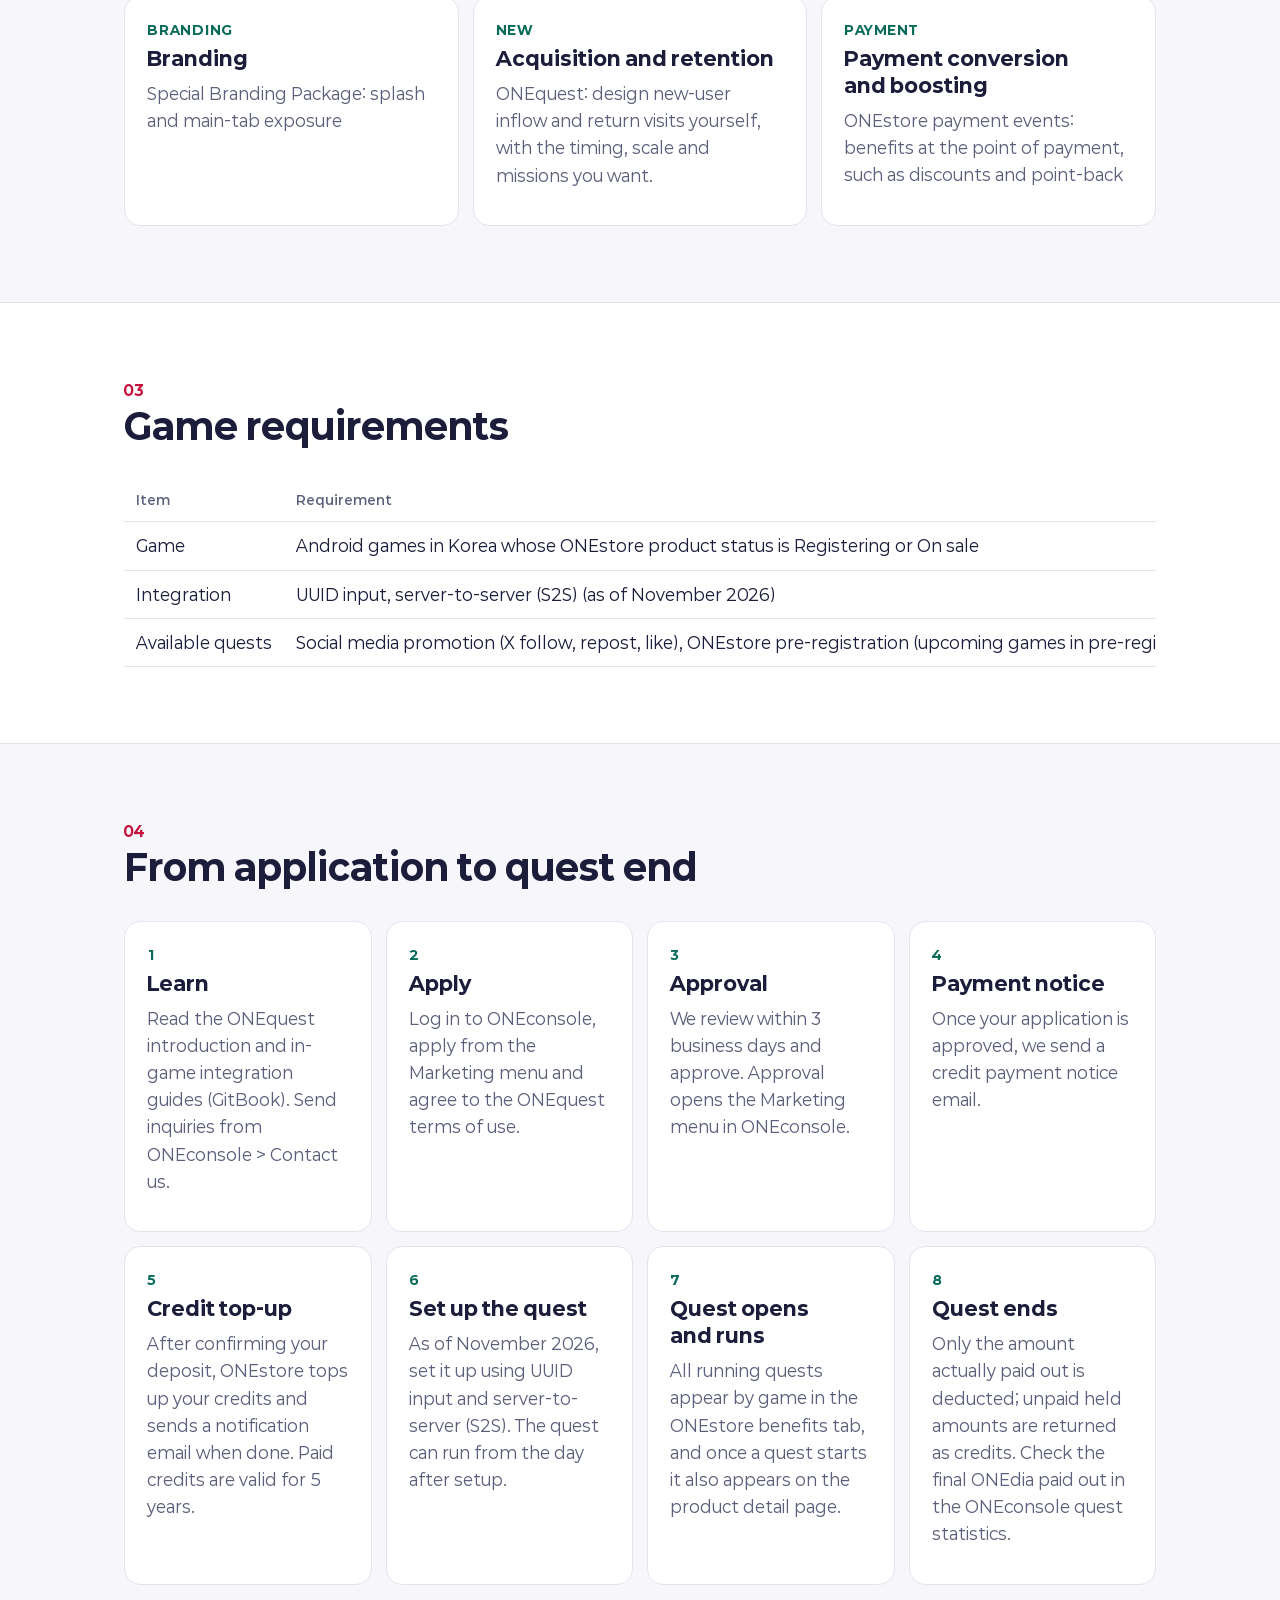
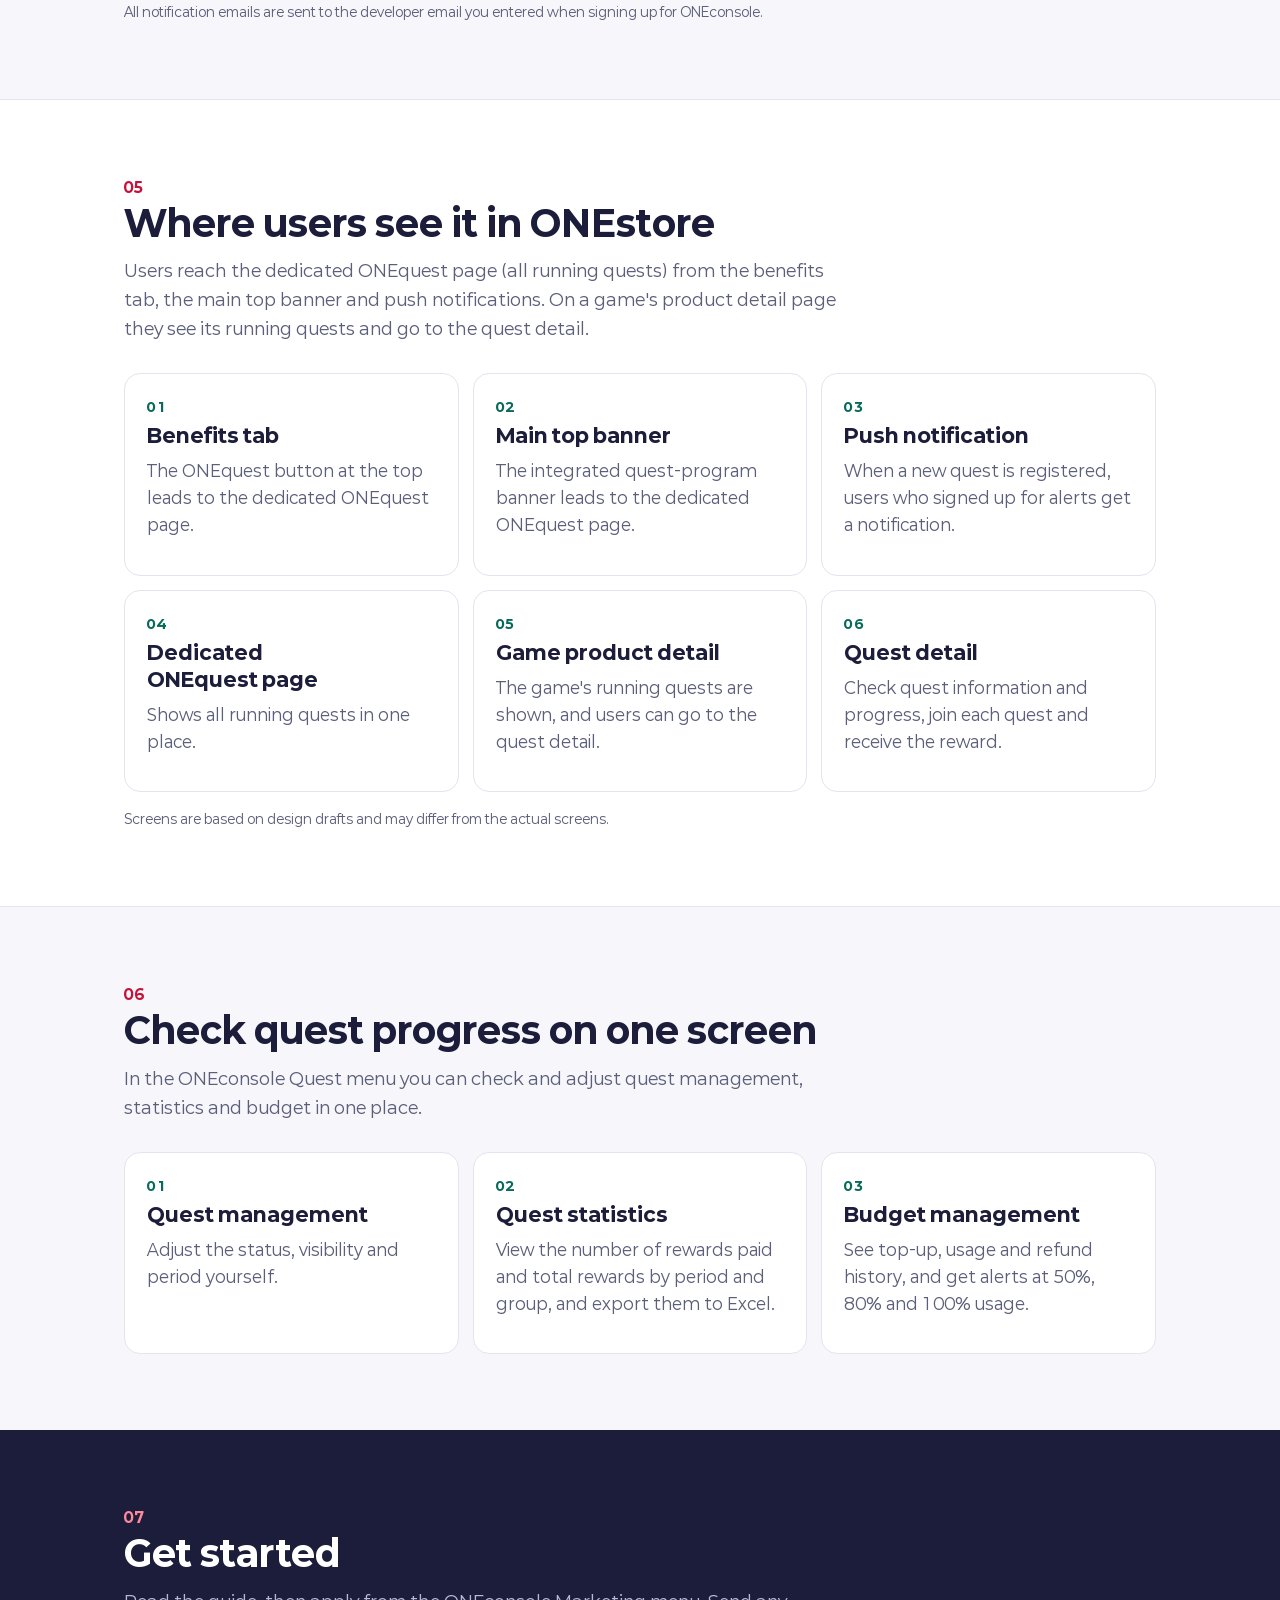
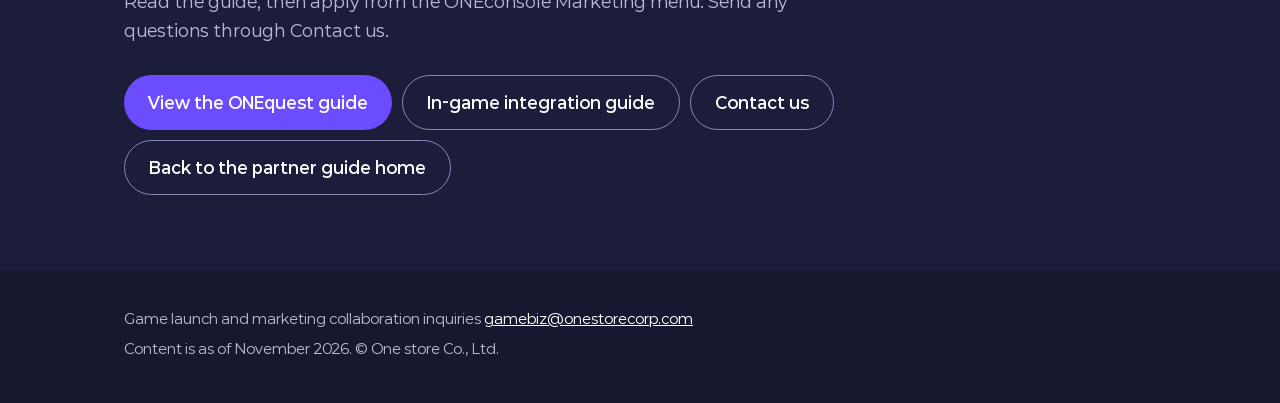
<file: onequest.html>
<!doctype html>
<html lang="en" data-lang="en"
  data-title-ko="원퀘스트 개발사 소개 · 원스토어"
  data-title-en="ONEquest Developer Introduction · ONEstore"
  data-title-zh="ONEquest 开发商介绍 · ONEstore"
  data-title-ja="ONEquest デベロッパー向け紹介資料 · ONEstore"
  data-desc-ko="개발사가 원하는 시점에 목표에 맞는 퀘스트를 설정해 원스토어 이용자의 게임 참여를 유도하는 셀프 서브 마케팅 도구, 원퀘스트를 소개합니다."
  data-desc-en="Introducing ONEquest, a self-serve marketing tool for setting quests that encourage ONEstore users to play your game."
  data-desc-zh="介绍 ONEquest：开发商可按目标自行设置任务、引导 ONEstore 用户参与游戏的自助式营销工具。"
  data-desc-ja="デベロッパーが任意のタイミングで目標に合ったクエストを設定し、ONEstore ユーザーのゲーム参加を促すセルフサーブ型マーケティングツール、ONEquest をご紹介します。">
<head>
<meta charset="utf-8">
<meta name="viewport" content="width=device-width,initial-scale=1">
<title>ONEquest Developer Introduction · ONEstore</title>
<meta name="description" content="Introducing ONEquest, a self-serve marketing tool for setting quests that drive ONEstore users to your game.">
<meta property="og:title" content="ONEquest Developer Introduction · ONEstore">
<meta property="og:description" content="Introducing ONEquest, a self-serve marketing tool for setting quests that drive ONEstore users to your game.">
<meta property="og:type" content="website">
<meta property="og:image" content="https://introduction.onestorecorp.com/assets/og-image.png">
<meta property="og:image:width" content="1200">
<meta property="og:image:height" content="630">
<meta name="twitter:card" content="summary_large_image">
<meta name="twitter:image" content="https://introduction.onestorecorp.com/assets/og-image.png">
<link rel="icon" type="image/png" href="assets/favicon.png">
<link rel="apple-touch-icon" href="assets/favicon.png">
<link rel="preload" href="fonts/Paperlogy-400.woff2" as="font" type="font/woff2" crossorigin>
<link rel="preload" href="fonts/Paperlogy-600.woff2" as="font" type="font/woff2" crossorigin>
<link rel="preload" href="fonts/Paperlogy-800.woff2" as="font" type="font/woff2" crossorigin>
<link rel="stylesheet" href="style.css?v=e5278ded">
<script src="site.js?v=1ceebeff"></script>
</head>
<body class="sp">

<header class="topbar"><div class="wrap">
  <a class="brand" href="index.html" data-lang-link><img src="assets/logo-w.png" alt="ONE store"><span lang="ko">← 처음으로</span><span lang="en">← Home</span><span lang="zh-Hans">← 返回首页</span><span lang="ja">← トップへ</span></a>
  <div class="lang-toggle" role="group" aria-label="Language">
    <a href="onequest.html?lang=ko" data-set="ko" hreflang="ko">KO</a>
    <a href="onequest.html?lang=en" data-set="en" hreflang="en" aria-current="true">EN</a>
    <a href="onequest.html?lang=zh" data-set="zh" hreflang="zh-Hans">中文</a>
    <a href="onequest.html?lang=ja" data-set="ja" hreflang="ja">日本語</a>
  </div>
</div></header>

<main>
<section class="hero"><div class="wrap">
  <p class="eyebrow">ONEquest · SELF-SERVE MARKETING</p>
  <h1 lang="ko">원하는 시점에, 목표에 맞는 <em>퀘스트</em>를 직접 설정합니다</h1><h1 lang="en">Set <em>quests</em> that fit your goals, exactly when you want</h1><h1 lang="zh-Hans">在您想要的时间，按目标自行设置<em>任务</em></h1><h1 lang="ja">任意のタイミングで、目標に合わせて<em>クエスト</em>を自ら設定</h1>
  <p class="lede" lang="ko">원퀘스트는 원스토어 이용자의 게임 참여를 유도하는 셀프 서브 마케팅 도구입니다.</p><p class="lede" lang="en">ONEquest is a self-serve marketing tool that encourages ONEstore users to play your game.</p><p class="lede" lang="zh-Hans">ONEquest 是引导 ONEstore 用户参与游戏的自助式营销工具。</p><p class="lede" lang="ja">ONEquest は、ONEstore ユーザーのゲーム参加を促すセルフサーブ型マーケティングツールです。</p>
</div></section>
<section class="nums n3"><div class="wrap">
  <div class="num">
    <b lang="ko">8단계</b><b lang="en">8 steps</b><b lang="zh-Hans">8步</b><b lang="ja">8ステップ</b>
    <span lang="ko">신청부터 퀘스트 종료까지</span><span lang="en">from application to quest end</span><span lang="zh-Hans">从申请到任务结束</span><span lang="ja">申請からクエスト終了まで</span>
  </div>
  <div class="num">
    <b lang="ko">0원</b><b lang="en">₩0</b><b lang="zh-Hans">₩0</b><b lang="ja">₩0</b>
    <span lang="ko">충전·운영 수수료</span><span lang="en">top-up and operating fee</span><span lang="zh-Hans">充值、运营手续费</span><span lang="ja">チャージ・運営手数料</span>
  </div>
  <div class="num">
    <b lang="ko">3종</b><b lang="en">3 types</b><b lang="zh-Hans">3种</b><b lang="ja">3種</b>
    <span lang="ko">소셜 · 사전예약 · 인게임 액션</span><span lang="en">social, pre-registration, in-game action</span><span lang="zh-Hans">社交 · 预约 · 游戏内行为</span><span lang="ja">ソーシャル・事前登録・ゲーム内アクション</span>
  </div>
</div></section>

<section class="sec"><div class="wrap">
  <div class="sec-head">
    <span class="sec-num">01</span>
    <h2 class="sec-title" lang="ko">원퀘스트란</h2><h2 class="sec-title" lang="en">What is ONEquest?</h2><h2 class="sec-title" lang="zh-Hans">什么是 ONEquest</h2><h2 class="sec-title" lang="ja">ONEquest とは</h2>
    <p class="sec-lead" lang="ko">개발사가 원하는 시점에 목표에 맞는 퀘스트를 설정해 원스토어 이용자의 게임 참여를 유도하는 셀프 서브 마케팅 도구입니다.</p><p class="sec-lead" lang="en">A self-serve marketing tool: set quests that match your goals, whenever you choose, to encourage ONEstore users to play your game.</p><p class="sec-lead" lang="zh-Hans">开发商可在任意时间按目标设置任务，引导 ONEstore 用户参与游戏的自助式营销工具。</p><p class="sec-lead" lang="ja">デベロッパーが任意のタイミングで目標に合ったクエストを設定し、ONEstore ユーザーのゲーム参加を促せるセルフサーブ型マーケティングツールです。</p>
  </div>
  <div class="grid g3">
    <article class="card">
      <span class="no">QUEST 1</span>
      <h3 lang="ko">소셜미디어 홍보</h3><h3 lang="en">Social media promotion</h3><h3 lang="zh-Hans">社交媒体推广</h3><h3 lang="ja">ソーシャルメディア告知</h3>
      <p lang="ko">X 팔로우, 리포스트, 좋아요를 완료하면 보상을 제공할 수 있습니다.</p><p lang="en">Offer rewards when users follow, repost or like on X.</p><p lang="zh-Hans">用户完成 X 关注、转发、点赞后，可发放奖励。</p><p lang="ja">X のフォロー・リポスト・いいねを完了したユーザーに報酬を提供できます。</p>
    </article>
    <article class="card">
      <span class="no">QUEST 2</span>
      <h3 lang="ko">원스토어 사전예약</h3><h3 lang="en">ONEstore pre-registration</h3><h3 lang="zh-Hans">ONEstore 预约</h3><h3 lang="ja">ONEstore 事前登録</h3>
      <p lang="ko">사전예약을 신청 완료한 이용자에게 보상을 제공할 수 있습니다.</p><p lang="en">Offer rewards to users who complete pre-registration.</p><p lang="zh-Hans">对完成预约的用户发放奖励。</p><p lang="ja">事前登録を完了したユーザーに報酬を提供できます。</p>
    </article>
    <article class="card">
      <span class="no">QUEST 3</span>
      <h3 lang="ko">인게임 액션 달성</h3><h3 lang="en">In-game action</h3><h3 lang="zh-Hans">游戏内行为达成</h3><h3 lang="ja">ゲーム内アクション達成</h3>
      <p lang="ko">대상 게임 안의 미션을 달성하면 보상을 제공할 수 있습니다.</p><p lang="en">Offer rewards when users complete a mission inside your game.</p><p lang="zh-Hans">用户完成游戏内任务后，可发放奖励。</p><p lang="ja">対象ゲーム内のミッションを達成したユーザーに報酬を提供できます。</p>
    </article>
  </div>
  <div class="notice">
    <p lang="ko">대상 게임: 대한민국 안드로이드 게임 중 원스토어 상품 상태가 등록 중이거나 판매 중인 게임. 진행 일정과 예산을 직접 설정하고 자유롭게 운영합니다.</p><p lang="en">Eligible games: Android games in Korea whose ONEstore product status is Registering or On sale. You set the schedule and budget and run it as you see fit.</p><p lang="zh-Hans">适用游戏：韩国安卓游戏中，ONEstore 商品状态为登记中或销售中的游戏。进行时间和预算由开发商自行设置，自由运营。</p><p lang="ja">対象ゲーム：韓国の Android ゲームのうち、ONEstore の商品ステータスが登録中または販売中のゲーム。実施スケジュールと予算を自ら設定し、自由に運営できます。</p>
    <p lang="ko">참여 보상은 ONEdia(원다이아)입니다. ONEdia는 원스토어 안에서 현금처럼 쓰는 보상 재화로, 게임·앱 구매에 쓰고 쿠폰·포인트와 함께 쓸 수 있습니다.</p><p lang="en">The reward is ONEdia, a reward currency that works like cash inside ONEstore. It can be used to pay for games and apps, together with coupons and points.</p><p lang="zh-Hans">参与奖励为 ONEdia。ONEdia 是在 ONEstore 内如现金般使用的奖励货币，可用于购买游戏和应用，并可与优惠券、积分一并使用。</p><p lang="ja">参加報酬は ONEdia です。ONEdia は ONEstore 内で現金のように使える報酬通貨で、ゲームやアプリの購入に使え、クーポン・ポイントと併用できます。</p>
  </div>
</div></section>

<section class="sec soft"><div class="wrap">
  <div class="sec-head">
    <span class="sec-num">02</span>
    <h2 class="sec-title" lang="ko">비어 있던 신규 모객·리텐션을 직접 설정</h2><h2 class="sec-title" lang="en">Fill the acquisition and retention gap yourself</h2><h2 class="sec-title" lang="zh-Hans">自行设置此前空缺的拉新与留存</h2><h2 class="sec-title" lang="ja">これまで空白だった新規獲得・リテンションを自ら設定</h2>
    <p class="sec-lead" lang="ko">원스토어는 브랜딩(스페셜 브랜딩 패키지)과 결제 전환·부스팅(결제 이벤트)을 지원해 왔지만, 신규 모객과 리텐션 수단은 비어 있었습니다. 원퀘스트로 개발사가 원하는 시점·규모·미션으로 이 구간을 직접 설정할 수 있습니다.</p><p class="sec-lead" lang="en">ONEstore has supported branding (Special Branding Package) and payment conversion and boosting (payment events), but had no tool for new-user acquisition and retention. With ONEquest you can set up this stage yourself, with the timing, scale and missions you want.</p><p class="sec-lead" lang="zh-Hans">ONEstore 此前提供品牌曝光（特别品牌包）和支付转化·助推（支付活动）支持，但缺少拉新与留存手段。通过 ONEquest，开发商可按自己想要的时间、规模和任务自行设置这一环节。</p><p class="sec-lead" lang="ja">ONEstore はブランディング（スペシャルブランディングパッケージ）と決済転換・ブースト（決済イベント）をサポートしてきましたが、新規獲得とリテンションの手段は空白でした。ONEquest では、任意の時期・規模・ミッションでこの領域をデベロッパーが自ら設定できます。</p>
  </div>
  <div class="grid g3">
    <article class="card">
      <span class="no">BRANDING</span>
      <h3 lang="ko">브랜딩</h3><h3 lang="en">Branding</h3><h3 lang="zh-Hans">品牌曝光</h3><h3 lang="ja">ブランディング</h3>
      <p lang="ko">스페셜 브랜딩 패키지: 스플래시, 메인 탭형 노출</p><p lang="en">Special Branding Package: splash and main-tab exposure</p><p lang="zh-Hans">特别品牌包：开屏、首页页签式曝光</p><p lang="ja">スペシャルブランディングパッケージ：スプラッシュ、メインタブ型の露出</p>
    </article>
    <article class="card">
      <span class="no">NEW</span>
      <h3 lang="ko">신규 모객·리텐션</h3><h3 lang="en">Acquisition and retention</h3><h3 lang="zh-Hans">拉新与留存</h3><h3 lang="ja">新規獲得・リテンション</h3>
      <p lang="ko">ONEquest: 개발사가 원하는 시점·규모·미션으로 신규 이용자 유입과 재방문을 직접 설계합니다.</p><p lang="en">ONEquest: design new-user inflow and return visits yourself, with the timing, scale and missions you want.</p><p lang="zh-Hans">ONEquest：按开发商想要的时间、规模和任务，自行设计新用户流入与回访。</p><p lang="ja">ONEquest：任意の時期・規模・ミッションで、新規ユーザーの流入と再訪をデベロッパーが自ら設計します。</p>
    </article>
    <article class="card">
      <span class="no">PAYMENT</span>
      <h3 lang="ko">결제 전환·부스팅</h3><h3 lang="en">Payment conversion and boosting</h3><h3 lang="zh-Hans">支付转化·助推</h3><h3 lang="ja">決済転換・ブースト</h3>
      <p lang="ko">원스토어 결제 이벤트: 할인·포인트백 등 결제 시점 혜택</p><p lang="en">ONEstore payment events: benefits at the point of payment, such as discounts and point-back</p><p lang="zh-Hans">ONEstore 支付活动：折扣、积分返还等支付时点福利</p><p lang="ja">ONEstore 決済イベント：割引・ポイントバックなど決済時点の特典</p>
    </article>
  </div>
</div></section>

<section class="sec"><div class="wrap">
  <div class="sec-head">
    <span class="sec-num">03</span>
    <h2 class="sec-title" lang="ko">진행할 수 있는 게임 조건</h2><h2 class="sec-title" lang="en">Game requirements</h2><h2 class="sec-title" lang="zh-Hans">可开展活动的游戏条件</h2><h2 class="sec-title" lang="ja">実施できるゲームの条件</h2>
  </div>
  <div class="tbl-wrap"><table>
    <thead><tr>
      <th lang="ko">항목</th>
      <th lang="en">Item</th>
      <th lang="zh-Hans">项目</th>
      <th lang="ja">項目</th>
      <th lang="ko">조건</th>
      <th lang="en">Requirement</th>
      <th lang="zh-Hans">条件</th>
      <th lang="ja">条件</th>
    </tr></thead>
    <tbody>
      <tr><td lang="ko">게임</td><td lang="en">Game</td><td lang="zh-Hans">游戏</td><td lang="ja">ゲーム</td><td lang="ko">대한민국 안드로이드 게임 / 원스토어 상품 상태가 등록 중 또는 판매 중인 게임만 가능</td><td lang="en">Android games in Korea whose ONEstore product status is Registering or On sale</td><td lang="zh-Hans">仅限韩国安卓游戏中 ONEstore 商品状态为登记中或销售中的游戏</td><td lang="ja">韓国の Android ゲームのうち、ONEstore の商品ステータスが登録中または販売中のゲームのみ</td></tr>
      <tr><td lang="ko">연동 방식</td><td lang="en">Integration</td><td lang="zh-Hans">对接方式</td><td lang="ja">連携方式</td><td lang="ko">UUID 입력, 서버 간(S2S) 방식 (2026년 11월 기준)</td><td lang="en">UUID input, server-to-server (S2S) (as of November 2026)</td><td lang="zh-Hans">输入 UUID，服务器间（S2S）方式（截至2026年11月）</td><td lang="ja">UUID 入力、サーバー間（S2S）方式（2026年11月時点）</td></tr>
      <tr><td lang="ko">가능한 퀘스트</td><td lang="en">Available quests</td><td lang="zh-Hans">可开展的任务</td><td lang="ja">実施できるクエスト</td><td lang="ko">소셜미디어 홍보(X 팔로우·리포스트·좋아요), 원스토어 사전예약(사전예약 진행 중인 출시 예정작), 인게임 액션 달성(게임 내 미션)</td><td lang="en">Social media promotion (X follow, repost, like), ONEstore pre-registration (upcoming games in pre-registration), in-game action (in-game missions)</td><td lang="zh-Hans">社交媒体推广（X 关注、转发、点赞）、ONEstore 预约（预约进行中的待上线游戏）、游戏内行为达成（游戏内任务）</td><td lang="ja">ソーシャルメディア告知（X のフォロー・リポスト・いいね）、ONEstore 事前登録（事前登録中のリリース予定作）、ゲーム内アクション達成（ゲーム内ミッション）</td></tr>
    </tbody>
  </table></div>
</div></section>

<section class="sec soft"><div class="wrap">
  <div class="sec-head">
    <span class="sec-num">04</span>
    <h2 class="sec-title" lang="ko">신청부터 퀘스트 종료까지</h2><h2 class="sec-title" lang="en">From application to quest end</h2><h2 class="sec-title" lang="zh-Hans">从申请到任务结束</h2><h2 class="sec-title" lang="ja">申請からクエスト終了まで</h2>
  </div>
  <div class="grid g4">
    <article class="card">
      <span class="no">1</span>
      <h3 lang="ko">알아보기</h3><h3 lang="en">Learn</h3><h3 lang="zh-Hans">了解</h3><h3 lang="ja">ガイド確認</h3>
      <p lang="ko">ONEquest 소개 가이드와 인게임 연동 가이드(GitBook)를 확인합니다. 문의는 ONEconsole > 문의하기로 접수합니다.</p><p lang="en">Read the ONEquest introduction and in-game integration guides (GitBook). Send inquiries from ONEconsole > Contact us.</p><p lang="zh-Hans">查看 ONEquest 介绍及游戏内对接指南（GitBook）。咨询请通过 ONEconsole > 联系我们提交。</p><p lang="ja">ONEquest の紹介ガイドとゲーム内連携ガイド（GitBook）を確認します。お問い合わせは ONEconsole > お問い合わせから受け付けます。</p>
    </article>
    <article class="card">
      <span class="no">2</span>
      <h3 lang="ko">퀘스트 신청</h3><h3 lang="en">Apply</h3><h3 lang="zh-Hans">申请任务</h3><h3 lang="ja">クエスト申請</h3>
      <p lang="ko">ONEconsole에 로그인해 Marketing 메뉴에서 신청하고 원퀘스트 이용약관에 동의합니다.</p><p lang="en">Log in to ONEconsole, apply from the Marketing menu and agree to the ONEquest terms of use.</p><p lang="zh-Hans">登录 ONEconsole，在 Marketing 菜单申请，并同意 ONEquest 使用条款。</p><p lang="ja">ONEconsole にログインし、Marketing メニューから申請し、ONEquest 利用規約に同意します。</p>
    </article>
    <article class="card">
      <span class="no">3</span>
      <h3 lang="ko">신청 승인</h3><h3 lang="en">Approval</h3><h3 lang="zh-Hans">申请审批</h3><h3 lang="ja">申請承認</h3>
      <p lang="ko">영업일 3일 내 확인 후 승인합니다. 승인하면 ONEconsole 안에 Marketing 메뉴가 열립니다.</p><p lang="en">We review within 3 business days and approve. Approval opens the Marketing menu in ONEconsole.</p><p lang="zh-Hans">3个工作日内审核并批准。批准后，ONEconsole 内将开通 Marketing 菜单。</p><p lang="ja">営業日3日以内に確認して承認します。承認すると、ONEconsole 内に Marketing メニューが開きます。</p>
    </article>
    <article class="card">
      <span class="no">4</span>
      <h3 lang="ko">크레딧 입금 안내</h3><h3 lang="en">Payment notice</h3><h3 lang="zh-Hans">额度汇款通知</h3><h3 lang="ja">入金案内</h3>
      <p lang="ko">신청이 승인되면 크레딧 입금 안내 메일을 보냅니다.</p><p lang="en">Once your application is approved, we send a credit payment notice email.</p><p lang="zh-Hans">申请获批后，将发送额度汇款通知邮件。</p><p lang="ja">申請が承認されると、クレジット入金案内メールをお送りします。</p>
    </article>
    <article class="card">
      <span class="no">5</span>
      <h3 lang="ko">크레딧 충전</h3><h3 lang="en">Credit top-up</h3><h3 lang="zh-Hans">额度充值</h3><h3 lang="ja">クレジットチャージ</h3>
      <p lang="ko">입금을 확인하면 원스토어가 충전하고, 충전이 끝나면 안내 메일을 보냅니다. 유상 크레딧의 유효기간은 5년입니다.</p><p lang="en">After confirming your deposit, ONEstore tops up your credits and sends a notification email when done. Paid credits are valid for 5 years.</p><p lang="zh-Hans">确认汇款后由 ONEstore 充值，充值完成后发送通知邮件。付费额度有效期为5年。</p><p lang="ja">入金を確認すると ONEstore がチャージし、完了後に案内メールをお送りします。有償クレジットの有効期間は5年です。</p>
    </article>
    <article class="card">
      <span class="no">6</span>
      <h3 lang="ko">퀘스트 세팅</h3><h3 lang="en">Set up the quest</h3><h3 lang="zh-Hans">设置任务</h3><h3 lang="ja">クエスト設定</h3>
      <p lang="ko">2026년 11월 기준 UUID 입력, 서버 간(S2S) 방식으로 설정합니다. 설정한 다음 날부터 진행할 수 있습니다.</p><p lang="en">As of November 2026, set it up using UUID input and server-to-server (S2S). The quest can run from the day after setup.</p><p lang="zh-Hans">截至2026年11月，通过输入 UUID、服务器间（S2S）方式设置。设置完成次日起可进行。</p><p lang="ja">2026年11月時点では、UUID 入力・サーバー間（S2S）方式で設定します。設定の翌日から実施できます。</p>
    </article>
    <article class="card">
      <span class="no">7</span>
      <h3 lang="ko">퀘스트 오픈·진행</h3><h3 lang="en">Quest opens and runs</h3><h3 lang="zh-Hans">任务开放与进行</h3><h3 lang="ja">クエストのオープン・実施</h3>
      <p lang="ko">원스토어 혜택 모음 탭에 진행 중인 모든 퀘스트가 게임별로 노출되고, 퀘스트를 시작하면 상품 상세 페이지에도 노출됩니다.</p><p lang="en">All running quests appear by game in the ONEstore benefits tab, and once a quest starts it also appears on the product detail page.</p><p lang="zh-Hans">进行中的所有任务按游戏显示在 ONEstore 福利汇总页签，任务开始后也会显示在商品详情页。</p><p lang="ja">実施中のすべてのクエストが ONEstore の特典タブにゲーム別に表示され、クエスト開始後は商品詳細ページにも表示されます。</p>
    </article>
    <article class="card">
      <span class="no">8</span>
      <h3 lang="ko">퀘스트 종료</h3><h3 lang="en">Quest ends</h3><h3 lang="zh-Hans">任务结束</h3><h3 lang="ja">クエスト終了</h3>
      <p lang="ko">실제 지급분만 확정 차감하고, 지급하지 않은 홀드분은 크레딧으로 환급합니다. 최종 원다이아 지급량은 ONEconsole 퀘스트 통계에서 확인합니다.</p><p lang="en">Only the amount actually paid out is deducted; unpaid held amounts are returned as credits. Check the final ONEdia paid out in the ONEconsole quest statistics.</p><p lang="zh-Hans">仅按实际发放部分确认扣除，未发放的冻结部分将退还为额度。最终 ONEdia 发放量可在 ONEconsole 任务统计中查看。</p><p lang="ja">実際に付与した分のみ確定して差し引き、未付与のホールド分はクレジットとして返還します。最終的な ONEdia 付与量は ONEconsole のクエスト統計で確認できます。</p>
    </article>
  </div>
  <p class="fn" lang="ko">모든 안내 메일은 ONEconsole 가입 시 입력한 개발자 메일로 발송됩니다.</p><p class="fn" lang="en">All notification emails are sent to the developer email you entered when signing up for ONEconsole.</p><p class="fn" lang="zh-Hans">所有通知邮件均发送至注册 ONEconsole 时填写的开发者邮箱。</p><p class="fn" lang="ja">すべての案内メールは、ONEconsole 登録時に入力したデベロッパーのメールアドレスに送信されます。</p>
</div></section>

<section class="sec"><div class="wrap">
  <div class="sec-head">
    <span class="sec-num">05</span>
    <h2 class="sec-title" lang="ko">원스토어 안에서 노출되는 곳</h2><h2 class="sec-title" lang="en">Where users see it in ONEstore</h2><h2 class="sec-title" lang="zh-Hans">在 ONEstore 内的曝光位置</h2><h2 class="sec-title" lang="ja">ONEstore 内の表示場所</h2>
    <p class="sec-lead" lang="ko">이용자는 혜택 모음 탭, 메인 상단 배너, 푸시 알림을 통해 원퀘스트 전용 페이지(진행 중인 모든 퀘스트)로 이동합니다. 대상 게임의 상품 상세에서는 진행 중인 퀘스트를 보고 퀘스트 상세로 이동합니다.</p><p class="sec-lead" lang="en">Users reach the dedicated ONEquest page (all running quests) from the benefits tab, the main top banner and push notifications. On a game's product detail page they see its running quests and go to the quest detail.</p><p class="sec-lead" lang="zh-Hans">用户通过福利汇总页签、首页顶部横幅和推送通知进入 ONEquest 专页（所有进行中的任务）。在目标游戏的商品详情页可查看进行中的任务并进入任务详情。</p><p class="sec-lead" lang="ja">ユーザーは特典タブ、メイン上部バナー、プッシュ通知から ONEquest 専用ページ（実施中のすべてのクエスト）に移動します。対象ゲームの商品詳細では、実施中のクエストを見てクエスト詳細に移動します。</p>
  </div>
  <div class="grid g-auto">
    <article class="card">
      <span class="no">01</span>
      <h3 lang="ko">혜택 모음 탭</h3><h3 lang="en">Benefits tab</h3><h3 lang="zh-Hans">福利汇总页签</h3><h3 lang="ja">特典タブ</h3>
      <p lang="ko">상단 원퀘스트 버튼으로 원퀘스트 전용 페이지로 이동합니다.</p><p lang="en">The ONEquest button at the top leads to the dedicated ONEquest page.</p><p lang="zh-Hans">通过顶部的 ONEquest 按钮进入 ONEquest 专页。</p><p lang="ja">上部の ONEquest ボタンから専用ページに移動します。</p>
    </article>
    <article class="card">
      <span class="no">02</span>
      <h3 lang="ko">메인 상단 배너</h3><h3 lang="en">Main top banner</h3><h3 lang="zh-Hans">首页顶部横幅</h3><h3 lang="ja">メイン上部バナー</h3>
      <p lang="ko">퀘스트 프로그램 통합 배너로 원퀘스트 전용 페이지로 이동합니다.</p><p lang="en">The integrated quest-program banner leads to the dedicated ONEquest page.</p><p lang="zh-Hans">通过任务项目综合横幅进入 ONEquest 专页。</p><p lang="ja">クエストプログラム統合バナーから専用ページに移動します。</p>
    </article>
    <article class="card">
      <span class="no">03</span>
      <h3 lang="ko">푸시 알림</h3><h3 lang="en">Push notification</h3><h3 lang="zh-Hans">推送通知</h3><h3 lang="ja">プッシュ通知</h3>
      <p lang="ko">새 퀘스트가 등록되면 알림을 신청한 이용자에게 알림을 보냅니다.</p><p lang="en">When a new quest is registered, users who signed up for alerts get a notification.</p><p lang="zh-Hans">新任务登记后，向已申请通知的用户发送通知。</p><p lang="ja">新しいクエストが登録されると、通知を申し込んだユーザーに通知が届きます。</p>
    </article>
    <article class="card">
      <span class="no">04</span>
      <h3 lang="ko">원퀘스트 전용 페이지</h3><h3 lang="en">Dedicated ONEquest page</h3><h3 lang="zh-Hans">ONEquest 专页</h3><h3 lang="ja">ONEquest 専用ページ</h3>
      <p lang="ko">진행 중인 모든 퀘스트를 모아 보여 줍니다.</p><p lang="en">Shows all running quests in one place.</p><p lang="zh-Hans">集中展示所有进行中的任务。</p><p lang="ja">実施中のすべてのクエストをまとめて表示します。</p>
    </article>
    <article class="card">
      <span class="no">05</span>
      <h3 lang="ko">대상 게임 상품 상세</h3><h3 lang="en">Game product detail</h3><h3 lang="zh-Hans">目标游戏商品详情</h3><h3 lang="ja">対象ゲームの商品詳細</h3>
      <p lang="ko">해당 게임의 진행 중인 퀘스트가 노출되며, 퀘스트 상세로 이동할 수 있습니다.</p><p lang="en">The game's running quests are shown, and users can go to the quest detail.</p><p lang="zh-Hans">显示该游戏进行中的任务，并可进入任务详情。</p><p lang="ja">そのゲームの実施中のクエストが表示され、クエスト詳細に移動できます。</p>
    </article>
    <article class="card">
      <span class="no">06</span>
      <h3 lang="ko">퀘스트 상세</h3><h3 lang="en">Quest detail</h3><h3 lang="zh-Hans">任务详情</h3><h3 lang="ja">クエスト詳細</h3>
      <p lang="ko">퀘스트 정보와 달성률을 확인하고, 퀘스트별로 참여한 뒤 보상을 받습니다.</p><p lang="en">Check quest information and progress, join each quest and receive the reward.</p><p lang="zh-Hans">查看任务信息和达成率，按任务参与后领取奖励。</p><p lang="ja">クエスト情報と達成率を確認し、クエストごとに参加して報酬を受け取ります。</p>
    </article>
  </div>
  <p class="fn" lang="ko">노출 화면은 디자인 시안 기준이며 실제 화면과 다를 수 있습니다.</p><p class="fn" lang="en">Screens are based on design drafts and may differ from the actual screens.</p><p class="fn" lang="zh-Hans">曝光页面以设计稿为准，可能与实际页面不同。</p><p class="fn" lang="ja">表示画面はデザイン案に基づいており、実際の画面と異なる場合があります。</p>
</div></section>

<section class="sec soft"><div class="wrap">
  <div class="sec-head">
    <span class="sec-num">06</span>
    <h2 class="sec-title" lang="ko">퀘스트 진행 상황을 한 화면에서 확인</h2><h2 class="sec-title" lang="en">Check quest progress on one screen</h2><h2 class="sec-title" lang="zh-Hans">在一个页面查看任务进展</h2><h2 class="sec-title" lang="ja">クエストの進行状況を1画面で確認</h2>
    <p class="sec-lead" lang="ko">ONEconsole Quest 메뉴에서 퀘스트 관리·통계·예산을 한곳에서 확인하고 조정할 수 있습니다.</p><p class="sec-lead" lang="en">In the ONEconsole Quest menu you can check and adjust quest management, statistics and budget in one place.</p><p class="sec-lead" lang="zh-Hans">在 ONEconsole Quest 菜单中，可在同一处查看并调整任务管理、统计和预算。</p><p class="sec-lead" lang="ja">ONEconsole の Quest メニューで、クエスト管理・統計・予算を一か所で確認・調整できます。</p>
  </div>
  <div class="grid g3">
    <article class="card">
      <span class="no">01</span>
      <h3 lang="ko">퀘스트 관리</h3><h3 lang="en">Quest management</h3><h3 lang="zh-Hans">任务管理</h3><h3 lang="ja">クエスト管理</h3>
      <p lang="ko">진행 상태·노출 여부·기간을 직접 조정할 수 있습니다.</p><p lang="en">Adjust the status, visibility and period yourself.</p><p lang="zh-Hans">可自行调整进行状态、曝光与否和期间。</p><p lang="ja">進行状態・表示の有無・期間を自ら調整できます。</p>
    </article>
    <article class="card">
      <span class="no">02</span>
      <h3 lang="ko">퀘스트 통계</h3><h3 lang="en">Quest statistics</h3><h3 lang="zh-Hans">任务统计</h3><h3 lang="ja">クエスト統計</h3>
      <p lang="ko">기간·그룹별 보상 지급 수와 총 지급 리워드를 조회하고 엑셀로 내려받습니다.</p><p lang="en">View the number of rewards paid and total rewards by period and group, and export them to Excel.</p><p lang="zh-Hans">按期间、分组查询奖励发放数量和总发放奖励，并可下载为 Excel。</p><p lang="ja">期間・グループ別の報酬付与数と総付与リワードを照会し、Excel 形式でダウンロードできます。</p>
    </article>
    <article class="card">
      <span class="no">03</span>
      <h3 lang="ko">예산 관리</h3><h3 lang="en">Budget management</h3><h3 lang="zh-Hans">预算管理</h3><h3 lang="ja">予算管理</h3>
      <p lang="ko">충전·소진·환급 내역을 보고, 소진 50·80·100% 알림을 받습니다.</p><p lang="en">See top-up, usage and refund history, and get alerts at 50%, 80% and 100% usage.</p><p lang="zh-Hans">查看充值、消耗、退还明细，并在消耗达到50%、80%、100%时收到提醒。</p><p lang="ja">チャージ・消化・返還の履歴を確認でき、消化50%・80%・100%で通知が届きます。</p>
    </article>
  </div>
</div></section>

<section class="sec apply"><div class="wrap">
  <div class="sec-head">
    <span class="sec-num">07</span>
    <h2 class="sec-title" lang="ko">지금 시작하기</h2><h2 class="sec-title" lang="en">Get started</h2><h2 class="sec-title" lang="zh-Hans">立即开始</h2><h2 class="sec-title" lang="ja">今すぐ始める</h2>
    <p class="sec-lead" lang="ko">가이드를 읽고 ONEconsole Marketing 메뉴에서 신청하세요. 궁금한 점은 문의하기로 보내 주세요.</p><p class="sec-lead" lang="en">Read the guide, then apply from the ONEconsole Marketing menu. Send any questions through Contact us.</p><p class="sec-lead" lang="zh-Hans">请阅读指南，并在 ONEconsole Marketing 菜单申请。如有疑问，请通过“联系我们”提交。</p><p class="sec-lead" lang="ja">ガイドをお読みのうえ、ONEconsole の Marketing メニューから申し込んでください。ご不明な点はお問い合わせからお送りください。</p>
  </div>
  <div class="ctas">
    <a class="btn primary" href="https://onestore-dev.gitbook.io/dev/quest/onequest" target="_blank" rel="noopener"><span lang="ko">ONEquest 가이드 보기</span><span lang="en">View the ONEquest guide</span><span lang="zh-Hans">查看 ONEquest 指南</span><span lang="ja">ONEquest ガイドを見る</span></a>
    <a class="btn ghost" href="https://onestore-dev.gitbook.io/dev/tools/onequest" target="_blank" rel="noopener"><span lang="ko">인게임 연동 가이드</span><span lang="en">In-game integration guide</span><span lang="zh-Hans">游戏内对接指南</span><span lang="ja">ゲーム内連携ガイド</span></a>
    <a class="btn ghost" href="https://dev.onestore.net/dev/help/contact" target="_blank" rel="noopener"><span lang="ko">문의하기</span><span lang="en">Contact us</span><span lang="zh-Hans">联系我们</span><span lang="ja">お問い合わせ</span></a>
    <a class="btn ghost" href="index.html" data-lang-link><span lang="ko">파트너 안내 홈으로</span><span lang="en">Back to the partner guide home</span><span lang="zh-Hans">返回合作伙伴指南首页</span><span lang="ja">パートナーガイドホームへ</span></a>
  </div>
</div></section>

</main>

<footer class="foot"><div class="wrap">
  <p><span lang="ko">게임 입점 및 마케팅 협업 문의</span><span lang="en">Game launch and marketing collaboration inquiries</span><span lang="zh-Hans">游戏入驻及营销合作咨询</span><span lang="ja">ゲーム配信・マーケティング協業のお問い合わせ</span> <a href="mailto:gamebiz@onestorecorp.com">gamebiz@onestorecorp.com</a></p>
  <p lang="ko">내용은 2026년 11월 기준입니다. © One store Co., Ltd.</p>
  <p lang="en">Content is as of November 2026. © One store Co., Ltd.</p>
  <p lang="zh-Hans">内容截至2026年11月。© One store Co., Ltd.</p>
  <p lang="ja">内容は2026年11月時点のものです。© One store Co., Ltd.</p>
</div></footer>

</body>
</html>
</file>
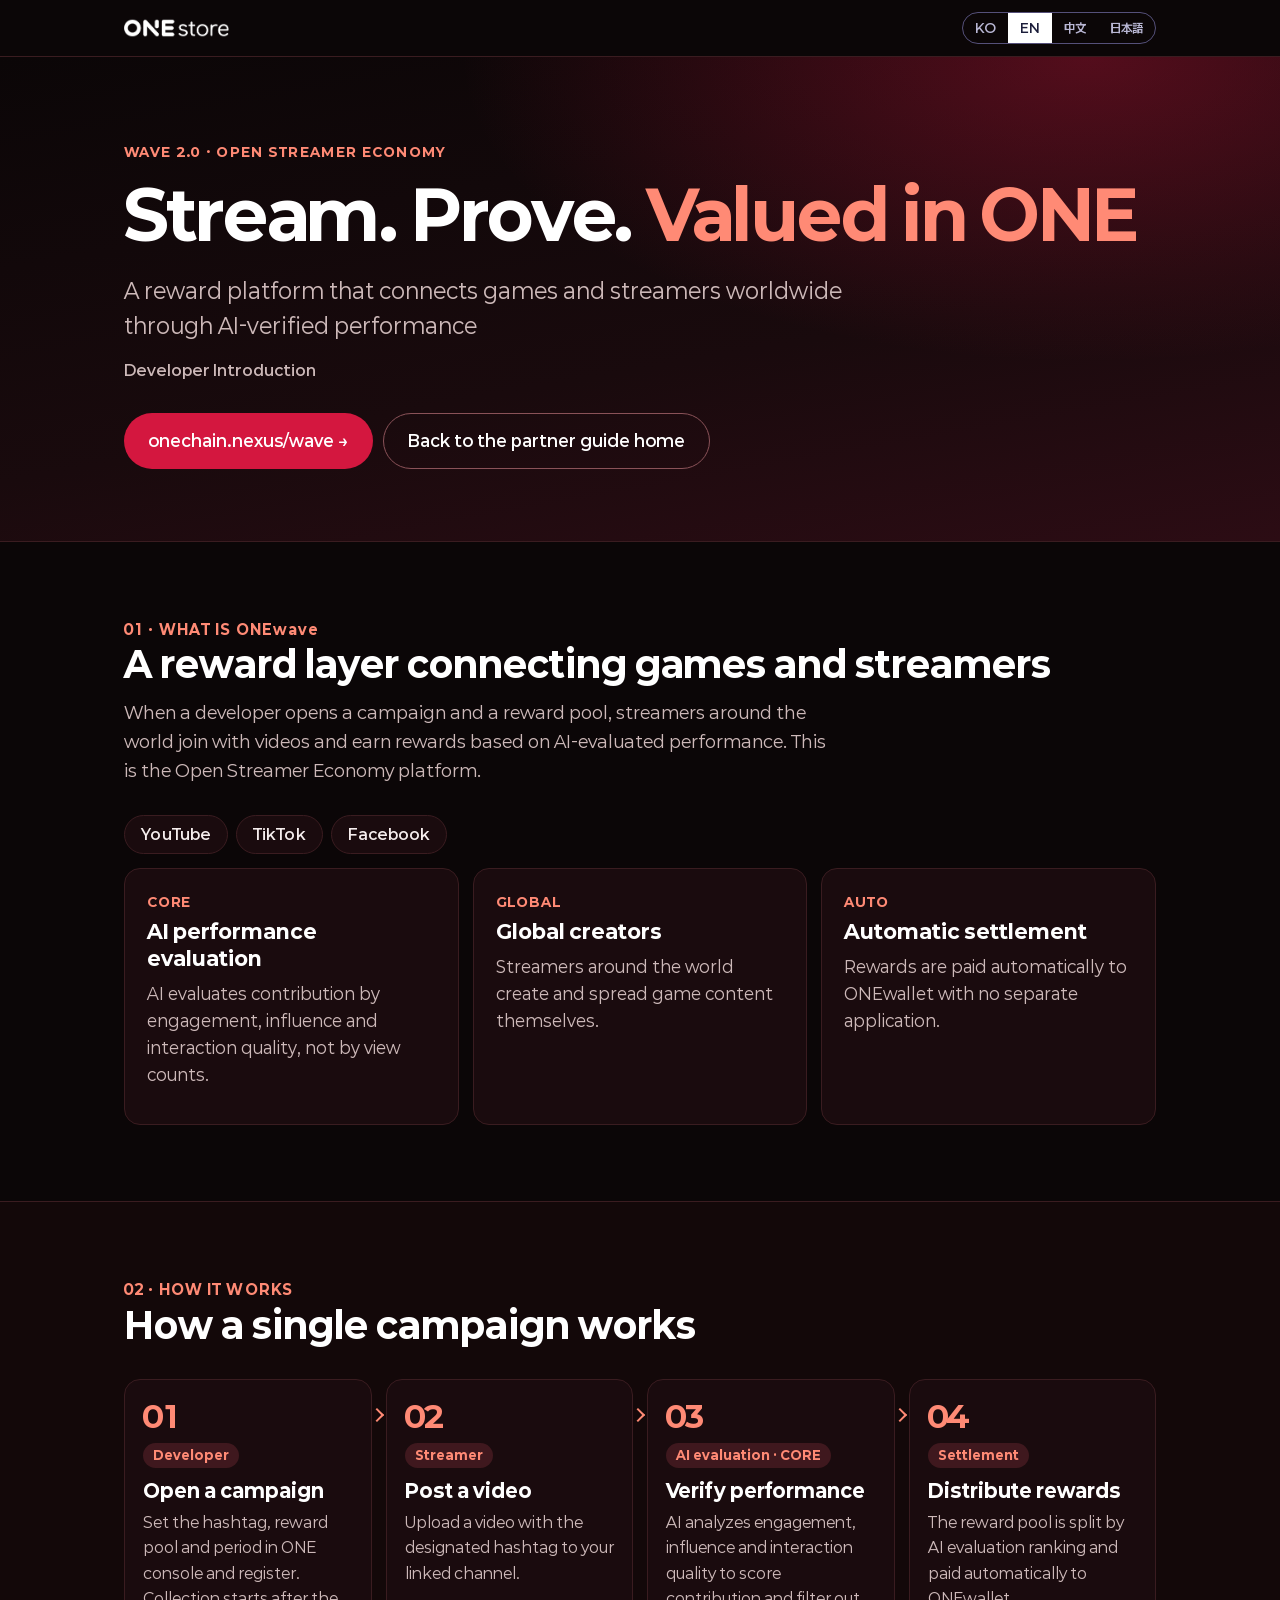
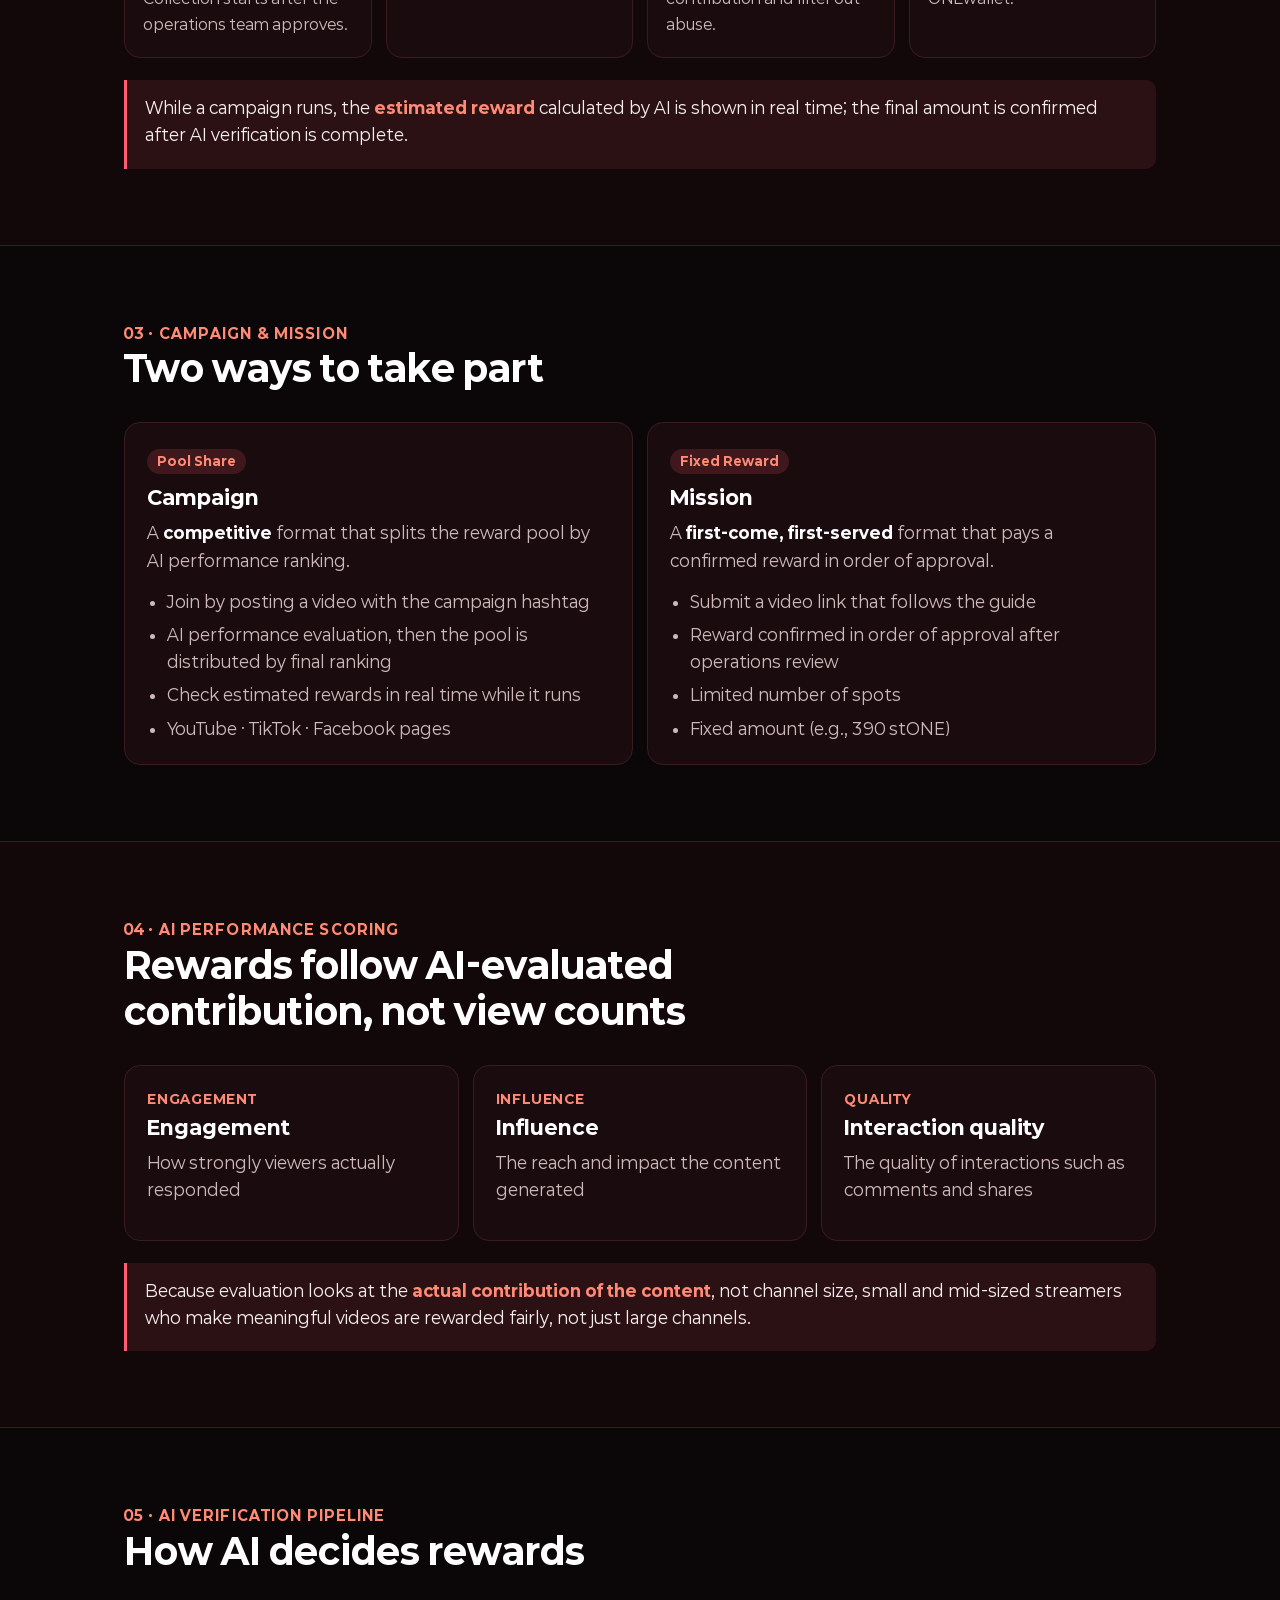
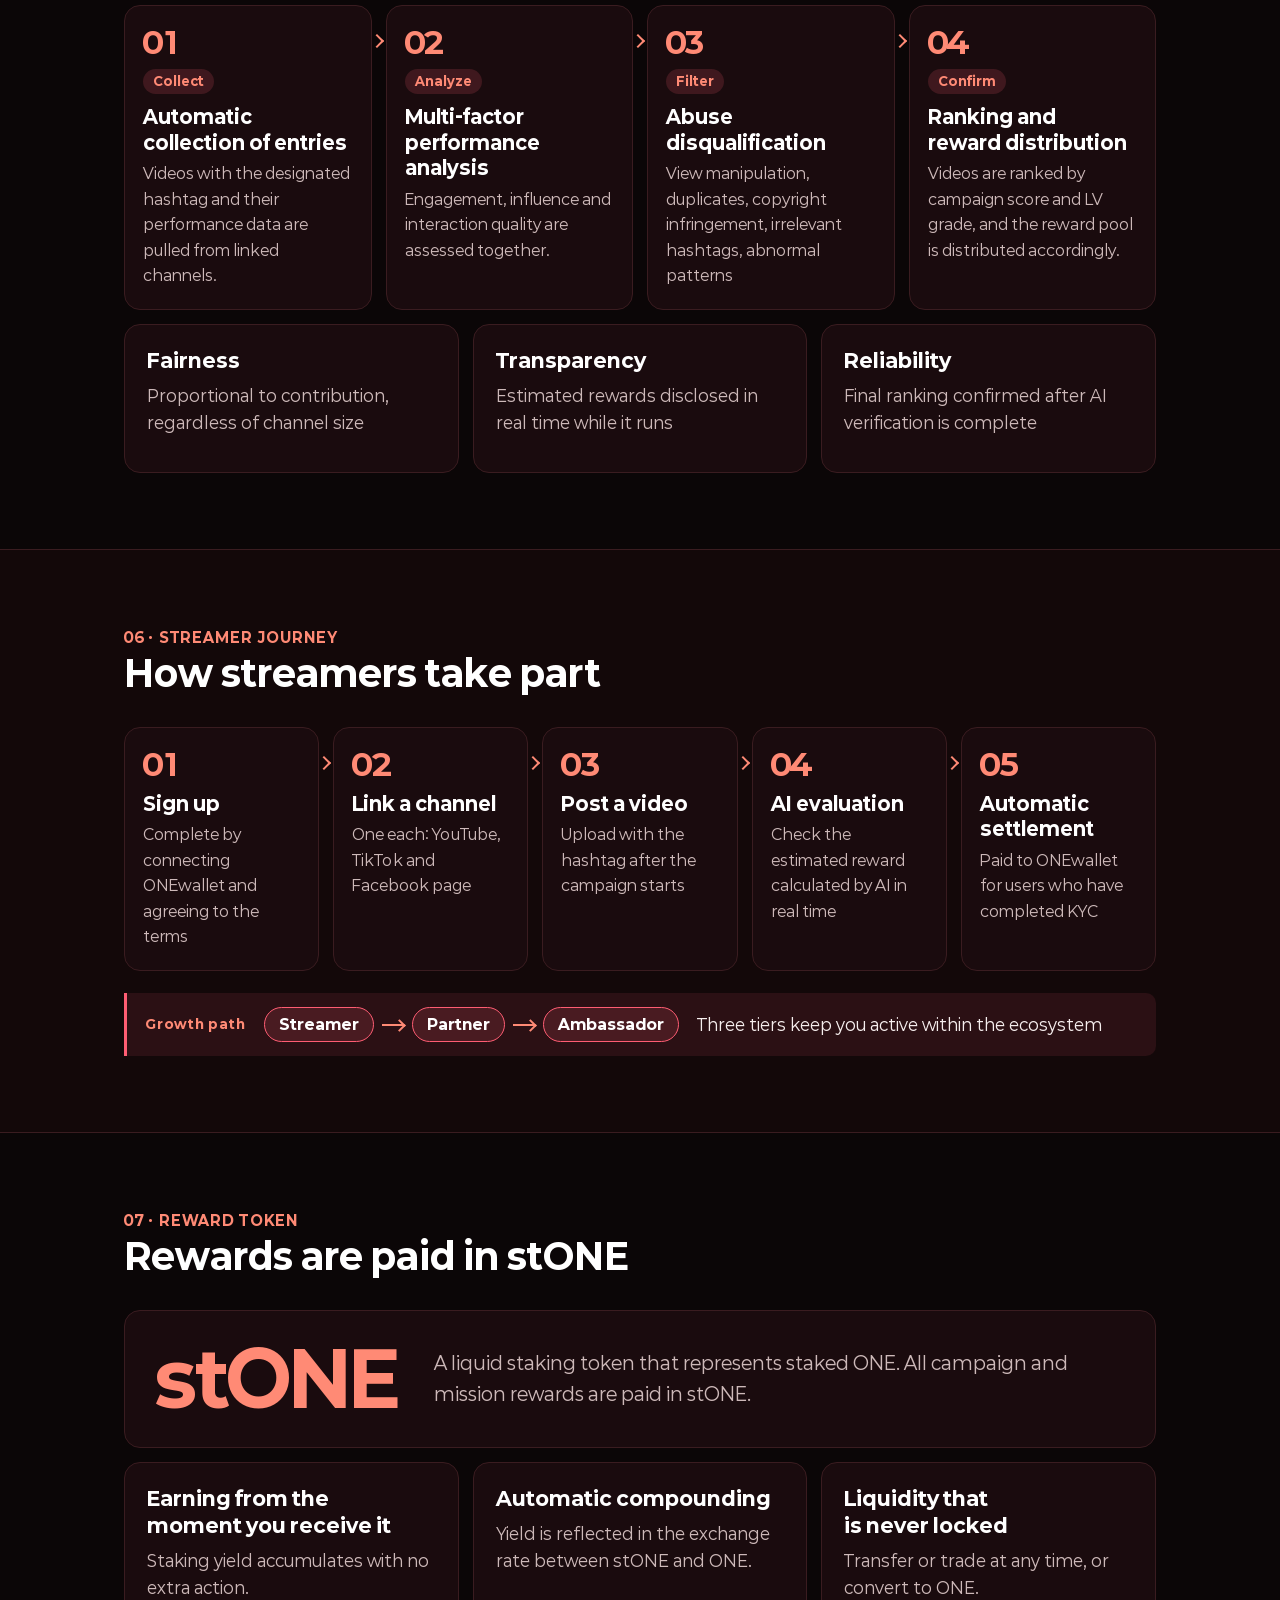
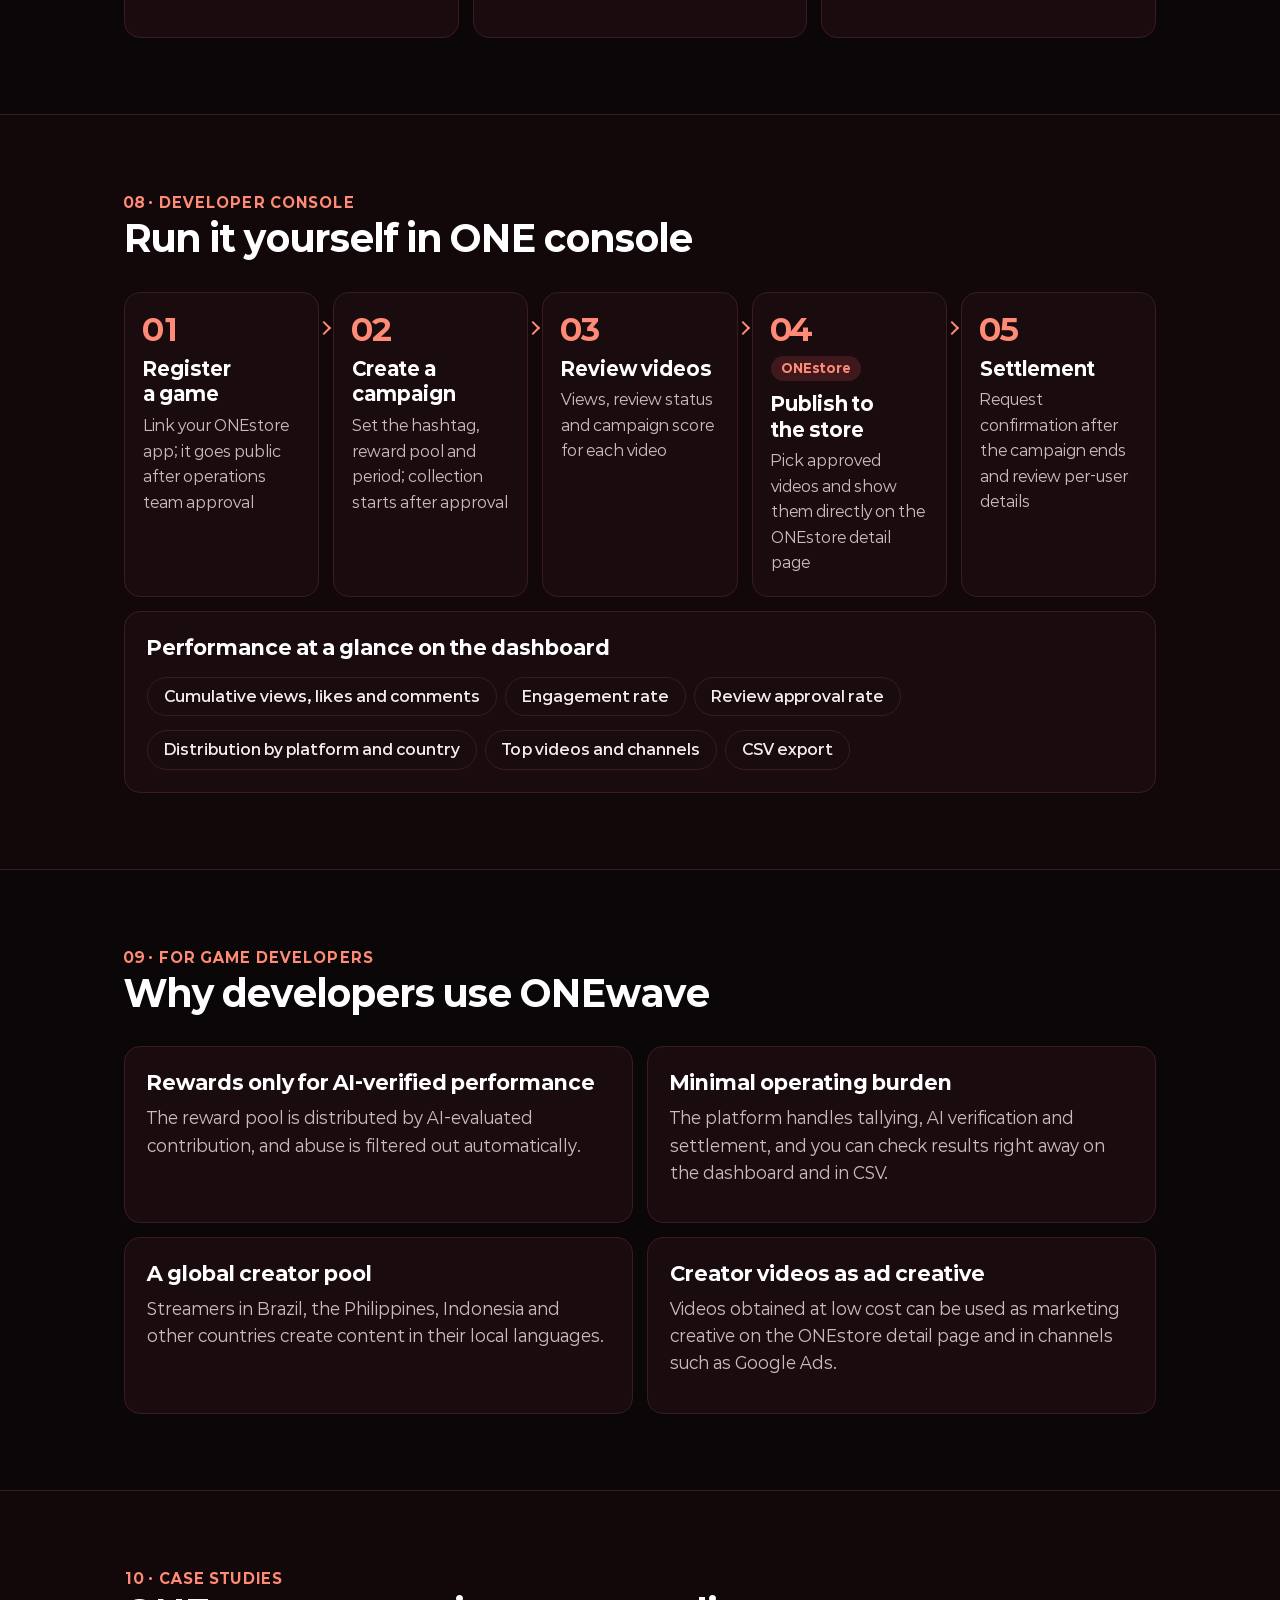
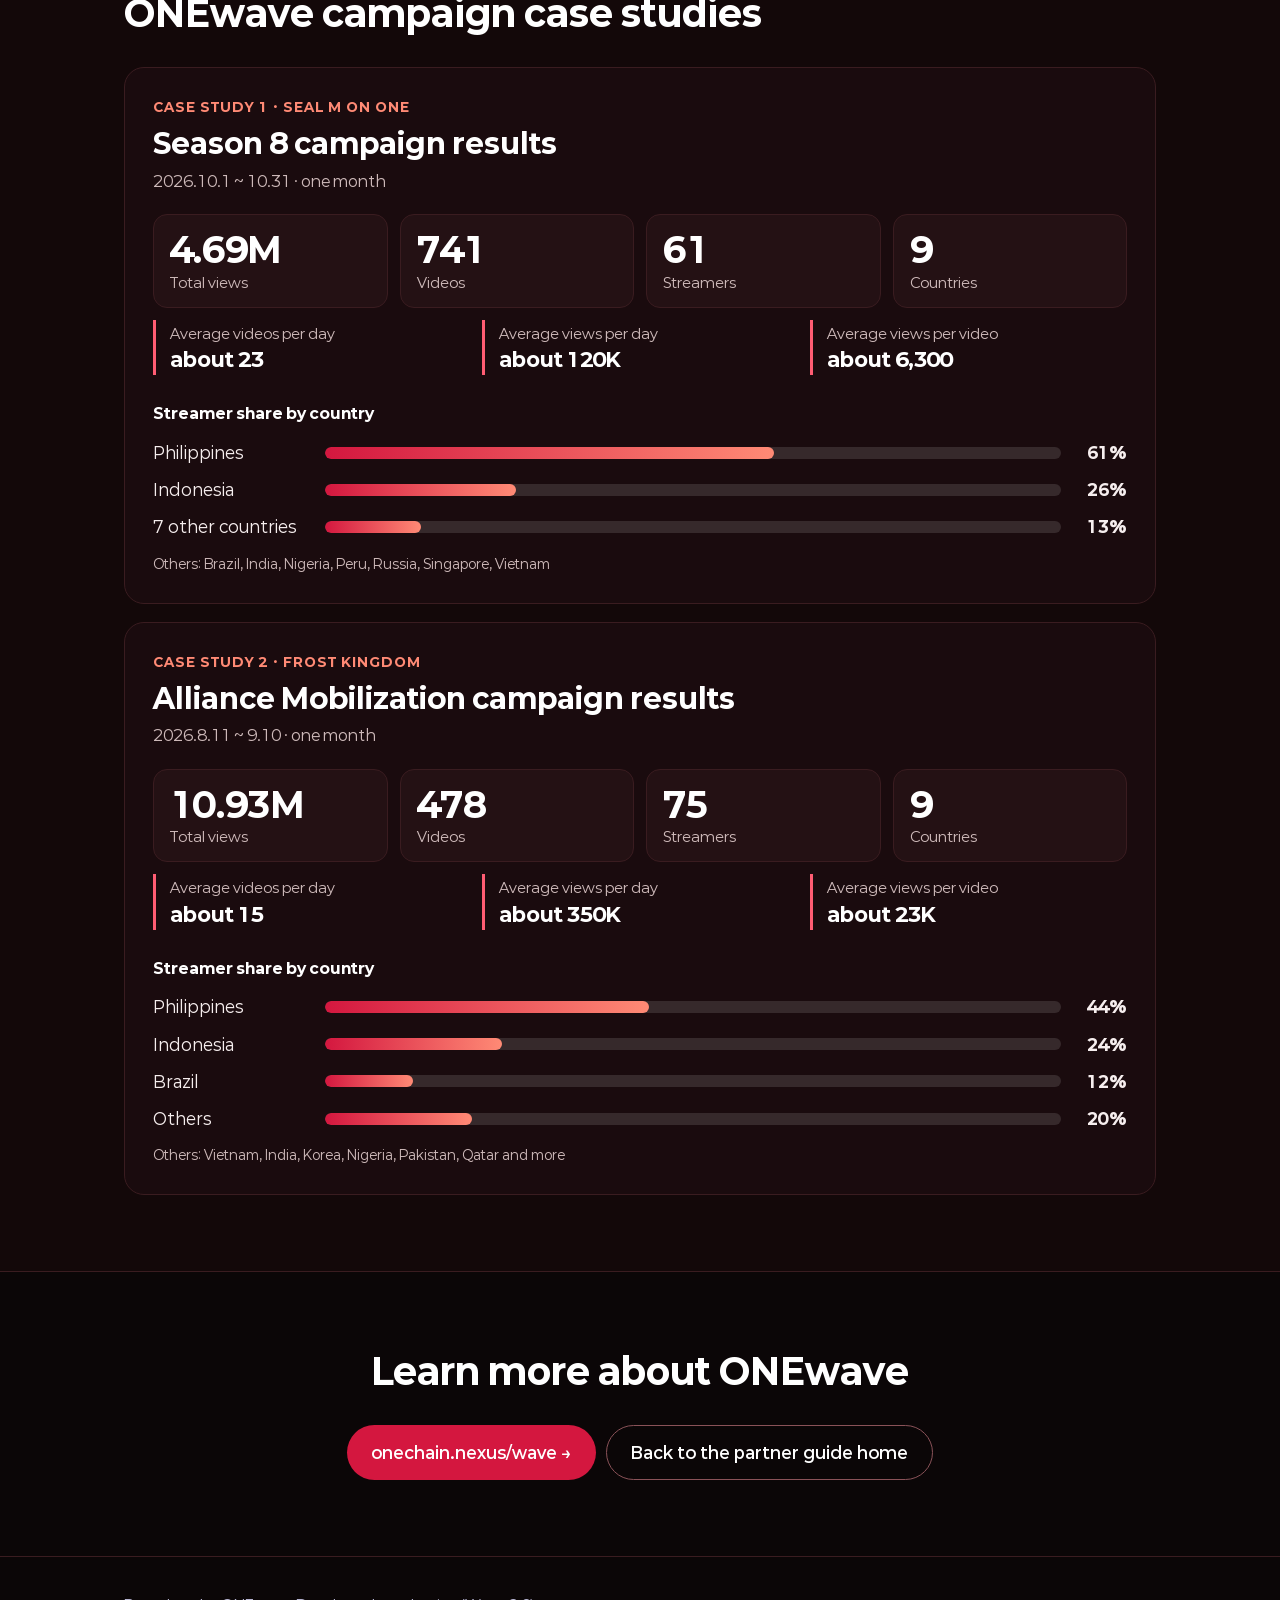
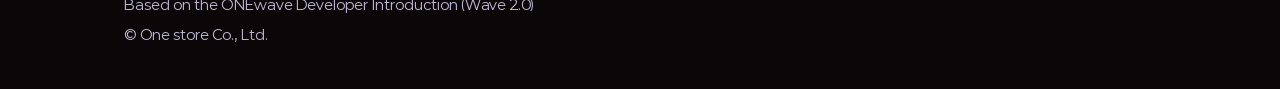
<file: onewave.html>
<!doctype html>
<html lang="en" data-lang="en"
  data-title-ko="ONEwave 개발사 소개"
  data-title-en="ONEwave Developer Introduction"
  data-title-zh="ONEwave 开发商介绍"
  data-title-ja="ONEwave デベロッパー向け紹介資料"
  data-desc-ko="AI가 검증한 성과로 게임과 전 세계 스트리머를 잇는 보상 플랫폼, ONEwave를 소개합니다."
  data-desc-en="Introducing ONEwave, a reward platform that connects games and streamers worldwide through AI-verified performance."
  data-desc-zh="介绍 ONEwave：以 AI 验证的成果连接游戏与全球主播的奖励平台。"
  data-desc-ja="AI が検証した成果でゲームと世界中のストリーマーをつなぐ報酬プラットフォーム、ONEwave をご紹介します。">
<head>
<meta charset="utf-8">
<meta name="viewport" content="width=device-width,initial-scale=1">
<title>ONEwave Developer Introduction</title>
<meta name="description" content="Introducing ONEwave, a reward platform that connects games and streamers worldwide through AI-verified performance.">
<meta property="og:title" content="ONEwave Developer Introduction">
<meta property="og:description" content="Introducing ONEwave, a reward platform that connects games and streamers worldwide through AI-verified performance.">
<meta property="og:type" content="website">
<meta property="og:image" content="https://introduction.onestorecorp.com/assets/og-image.png">
<meta property="og:image:width" content="1200">
<meta property="og:image:height" content="630">
<meta name="twitter:card" content="summary_large_image">
<meta name="twitter:image" content="https://introduction.onestorecorp.com/assets/og-image.png">
<link rel="icon" type="image/png" href="assets/favicon.png">
<link rel="apple-touch-icon" href="assets/favicon.png">
<link rel="preload" href="fonts/Paperlogy-400.woff2" as="font" type="font/woff2" crossorigin>
<link rel="preload" href="fonts/Paperlogy-600.woff2" as="font" type="font/woff2" crossorigin>
<link rel="preload" href="fonts/Paperlogy-800.woff2" as="font" type="font/woff2" crossorigin>
<link rel="stylesheet" href="style.css?v=e5278ded">
<link rel="stylesheet" href="onewave.css?v=053cba54">
<script src="site.js?v=1ceebeff"></script>
</head>
<body class="ow">

<header class="topbar"><div class="wrap">
  <a class="brand" href="index.html" data-lang-link><img src="assets/logo-w.png" alt="ONE store"></a>
  <div class="lang-toggle" role="group" aria-label="Language">
    <a href="onewave.html?lang=ko" data-set="ko" hreflang="ko">KO</a>
    <a href="onewave.html?lang=en" data-set="en" hreflang="en" aria-current="true">EN</a>
    <a href="onewave.html?lang=zh" data-set="zh" hreflang="zh-Hans">中文</a>
    <a href="onewave.html?lang=ja" data-set="ja" hreflang="ja">日本語</a>
  </div>
</div></header>

<main>
<section class="hero"><div class="wrap">
  <p class="eyebrow">WAVE 2.0 · OPEN STREAMER ECONOMY</p>
  <h1>Stream. Prove. <em>Valued in ONE</em></h1>
  <p class="lede" lang="ko">AI가 검증한 성과로 게임과 전 세계 스트리머를 잇는 보상 플랫폼</p><p class="lede" lang="en">A reward platform that connects games and streamers worldwide through AI-verified performance</p><p class="lede" lang="zh-Hans">以 AI 验证的成果为依据，连接游戏与全球主播的奖励平台</p><p class="lede" lang="ja">AI が検証した成果で、ゲームと世界中のストリーマーをつなぐ報酬プラットフォーム</p>
  <p class="doc" lang="ko">개발사 소개서 · Developer Introduction</p><p class="doc" lang="en">Developer Introduction</p><p class="doc" lang="zh-Hans">开发商介绍资料 · Developer Introduction</p><p class="doc" lang="ja">デベロッパー向け紹介資料 · Developer Introduction</p>
  <div class="ctas">
    <a class="btn primary" href="https://onechain.nexus/wave" target="_blank" rel="noopener">onechain.nexus/wave →</a>
    <a class="btn ghost" href="index.html" data-lang-link><span lang="ko">파트너 안내 홈으로</span><span lang="en">Back to the partner guide home</span><span lang="zh-Hans">返回合作伙伴指南首页</span><span lang="ja">パートナーガイドホームへ</span></a>
  </div>
</div></section>

<section class="sec" id="what"><div class="wrap">
  <div class="sec-head">
    <span class="sec-num">01 · WHAT IS ONEwave</span>
    <h2 class="sec-title" lang="ko">게임과 스트리머를 잇는 보상 레이어</h2><h2 class="sec-title" lang="en">A reward layer connecting games and streamers</h2><h2 class="sec-title" lang="zh-Hans">连接游戏与主播的奖励层</h2><h2 class="sec-title" lang="ja">ゲームとストリーマーをつなぐ報酬レイヤー</h2>
    <p class="sec-lead" lang="ko">개발사가 캠페인과 보상 풀을 열면, 전 세계 스트리머가 영상으로 참여하고 AI가 평가한 성과에 따라 보상을 받는 Open Streamer Economy 플랫폼입니다.</p><p class="sec-lead" lang="en">When a developer opens a campaign and a reward pool, streamers around the world join with videos and earn rewards based on AI-evaluated performance. This is the Open Streamer Economy platform.</p><p class="sec-lead" lang="zh-Hans">开发商开设活动和奖励池后，全球主播通过视频参与，并根据 AI 评估的成果获得奖励，这就是 Open Streamer Economy 平台。</p><p class="sec-lead" lang="ja">デベロッパーがキャンペーンと報酬プールを開くと、世界中のストリーマーが動画で参加し、AI が評価した成果に応じて報酬を受け取る Open Streamer Economy プラットフォームです。</p>
  </div>
  <ul class="chips"><li>YouTube</li><li>TikTok</li><li>Facebook</li></ul>
  <div class="grid g3 gap-top">
    <article class="card">
      <span class="no">CORE</span>
      <h3 lang="ko">AI 성과 평가</h3><h3 lang="en">AI performance evaluation</h3><h3 lang="zh-Hans">AI 成果评估</h3><h3 lang="ja">AI 成果評価</h3>
      <p lang="ko">조회수가 아닌 반응·영향력·상호작용 품질로 AI가 기여도를 평가합니다.</p><p lang="en">AI evaluates contribution by engagement, influence and interaction quality, not by view counts.</p><p lang="zh-Hans">AI 不看播放量，而是依据反应、影响力和互动质量评估贡献度。</p><p lang="ja">再生数ではなく、反応・影響力・インタラクションの質で AI が貢献度を評価します。</p>
    </article>
    <article class="card">
      <span class="no">GLOBAL</span>
      <h3 lang="ko">글로벌 크리에이터</h3><h3 lang="en">Global creators</h3><h3 lang="zh-Hans">全球创作者</h3><h3 lang="ja">グローバルクリエイター</h3>
      <p lang="ko">전 세계 스트리머가 게임 콘텐츠를 직접 만들어 퍼뜨립니다.</p><p lang="en">Streamers around the world create and spread game content themselves.</p><p lang="zh-Hans">全球主播亲自制作并传播游戏内容。</p><p lang="ja">世界中のストリーマーがゲームコンテンツを自ら制作し、広めます。</p>
    </article>
    <article class="card">
      <span class="no">AUTO</span>
      <h3 lang="ko">자동 정산</h3><h3 lang="en">Automatic settlement</h3><h3 lang="zh-Hans">自动结算</h3><h3 lang="ja">自動精算</h3>
      <p lang="ko">보상은 별도 신청 없이 ONEwallet으로 자동 지급됩니다.</p><p lang="en">Rewards are paid automatically to ONEwallet with no separate application.</p><p lang="zh-Hans">奖励无需另行申请，自动发放至 ONEwallet。</p><p lang="ja">報酬は別途申請不要で、ONEwallet に自動支払いされます。</p>
    </article>
  </div>
</div></section>

<section class="sec alt" id="how"><div class="wrap">
  <div class="sec-head">
    <span class="sec-num">02 · HOW IT WORKS</span>
    <h2 class="sec-title" lang="ko">캠페인 하나가 돌아가는 방식</h2><h2 class="sec-title" lang="en">How a single campaign works</h2><h2 class="sec-title" lang="zh-Hans">一次活动是如何运转的</h2><h2 class="sec-title" lang="ja">キャンペーンが動く仕組み</h2>
  </div>
  <ol class="steps s4">
    <li><span class="n">01</span><span class="role" lang="ko">개발사</span><span class="role" lang="en">Developer</span><span class="role" lang="zh-Hans">开发商</span><span class="role" lang="ja">デベロッパー</span>
      <h3 lang="ko">캠페인 개설</h3><h3 lang="en">Open a campaign</h3><h3 lang="zh-Hans">开设活动</h3><h3 lang="ja">キャンペーン開設</h3>
      <p lang="ko">ONE 콘솔에서 해시태그·보상풀·기간을 정해 등록하면, 운영팀 승인 후 수집이 시작됩니다.</p><p lang="en">Set the hashtag, reward pool and period in ONE console and register. Collection starts after the operations team approves.</p><p lang="zh-Hans">在 ONE console 中设定话题标签、奖励池和期间并登记，运营团队批准后开始收集。</p><p lang="ja">ONE console でハッシュタグ・報酬プール・期間を決めて登録すると、運営チームの承認後に収集が始まります。</p>
    </li>
    <li><span class="n">02</span><span class="role" lang="ko">스트리머</span><span class="role" lang="en">Streamer</span><span class="role" lang="zh-Hans">主播</span><span class="role" lang="ja">ストリーマー</span>
      <h3 lang="ko">영상 게시</h3><h3 lang="en">Post a video</h3><h3 lang="zh-Hans">发布视频</h3><h3 lang="ja">動画を投稿</h3>
      <p lang="ko">연동한 채널에 지정 해시태그를 넣은 영상을 올립니다.</p><p lang="en">Upload a video with the designated hashtag to your linked channel.</p><p lang="zh-Hans">在已绑定的频道发布带有指定话题标签的视频。</p><p lang="ja">連携したチャンネルに、指定のハッシュタグを入れた動画を投稿します。</p>
    </li>
    <li><span class="n">03</span><span class="role" lang="ko">AI 평가 · CORE</span><span class="role" lang="en">AI evaluation · CORE</span><span class="role" lang="zh-Hans">AI 评估 · CORE</span><span class="role" lang="ja">AI 評価 · CORE</span>
      <h3 lang="ko">성과 검증</h3><h3 lang="en">Verify performance</h3><h3 lang="zh-Hans">成果验证</h3><h3 lang="ja">成果検証</h3>
      <p lang="ko">AI가 반응·영향력·상호작용 품질을 분석해 기여도를 매기고 어뷰징을 걸러냅니다.</p><p lang="en">AI analyzes engagement, influence and interaction quality to score contribution and filter out abuse.</p><p lang="zh-Hans">AI 分析反应、影响力和互动质量来评定贡献度，并过滤作弊行为。</p><p lang="ja">AI が反応・影響力・インタラクションの質を分析して貢献度を付け、不正行為を除外します。</p>
    </li>
    <li><span class="n">04</span><span class="role" lang="ko">정산</span><span class="role" lang="en">Settlement</span><span class="role" lang="zh-Hans">结算</span><span class="role" lang="ja">精算</span>
      <h3 lang="ko">보상 배분</h3><h3 lang="en">Distribute rewards</h3><h3 lang="zh-Hans">奖励分配</h3><h3 lang="ja">報酬の配分</h3>
      <p lang="ko">AI 평가 순위로 보상 풀을 나눠 ONEwallet에 자동 지급합니다.</p><p lang="en">The reward pool is split by AI evaluation ranking and paid automatically to ONEwallet.</p><p lang="zh-Hans">按 AI 评估排名分配奖励池，并自动发放至 ONEwallet。</p><p lang="ja">AI 評価の順位で報酬プールを分配し、ONEwallet に自動的に支払います。</p>
    </li>
  </ol>
  <div class="notice">
    <p lang="ko">진행 중에는 AI가 산정한 <b>예상 보상</b>이 실시간으로 노출되고, 최종 금액은 AI 검증 완료 후 확정됩니다.</p><p lang="en">While a campaign runs, the <b>estimated reward</b> calculated by AI is shown in real time; the final amount is confirmed after AI verification is complete.</p><p lang="zh-Hans">进行期间会实时显示 AI 测算的<b>预计奖励</b>，最终金额在 AI 验证完成后确定。</p><p lang="ja">進行中は AI が算出した<b>予想報酬</b>がリアルタイムで表示され、最終金額は AI の検証完了後に確定します。</p>
  </div>
</div></section>

<section class="sec" id="mission"><div class="wrap">
  <div class="sec-head">
    <span class="sec-num">03 · CAMPAIGN &amp; MISSION</span>
    <h2 class="sec-title" lang="ko">두 가지 참여 방식</h2><h2 class="sec-title" lang="en">Two ways to take part</h2><h2 class="sec-title" lang="zh-Hans">两种参与方式</h2><h2 class="sec-title" lang="ja">2つの参加方式</h2>
  </div>
  <div class="grid g2">
    <article class="card kind">
      <span class="tag">Pool Share</span>
      <h3 lang="ko">캠페인</h3><h3 lang="en">Campaign</h3><h3 lang="zh-Hans">活动</h3><h3 lang="ja">キャンペーン</h3>
      <p lang="ko">보상 풀을 AI 성과 순위로 나누는 <b>경쟁형</b>.</p><p lang="en">A <b>competitive</b> format that splits the reward pool by AI performance ranking.</p><p lang="zh-Hans">按 AI 成果排名分配奖励池的<b>竞争型</b>。</p><p lang="ja">報酬プールを AI の成果順位で分け合う<b>競争型</b>です。</p>
      <ul>
        <li lang="ko">캠페인 해시태그를 넣은 영상 게시로 참여</li><li lang="en">Join by posting a video with the campaign hashtag</li><li lang="zh-Hans">发布带有活动话题标签的视频即可参与</li><li lang="ja">キャンペーンのハッシュタグを入れた動画を投稿して参加</li>
        <li lang="ko">AI 성과 평가 → 최종 순위에 따라 풀 배분</li><li lang="en">AI performance evaluation, then the pool is distributed by final ranking</li><li lang="zh-Hans">AI 成果评估后，按最终排名分配奖励池</li><li lang="ja">AI の成果評価の後、最終順位に応じてプールを配分</li>
        <li lang="ko">진행 중 예상 보상 실시간 확인</li><li lang="en">Check estimated rewards in real time while it runs</li><li lang="zh-Hans">进行期间实时查看预计奖励</li><li lang="ja">進行中の予想報酬をリアルタイムで確認</li>
        <li lang="ko">YouTube · TikTok · Facebook 페이지</li><li lang="en">YouTube · TikTok · Facebook pages</li><li lang="zh-Hans">YouTube · TikTok · Facebook 页面</li><li lang="ja">YouTube · TikTok · Facebook ページ</li>
      </ul>
    </article>
    <article class="card kind">
      <span class="tag">Fixed Reward</span>
      <h3 lang="ko">미션</h3><h3 lang="en">Mission</h3><h3 lang="zh-Hans">任务</h3><h3 lang="ja">ミッション</h3>
      <p lang="ko">승인 순서대로 확정 보상을 주는 <b>선착순형</b>.</p><p lang="en">A <b>first-come, first-served</b> format that pays a confirmed reward in order of approval.</p><p lang="zh-Hans">按批准顺序发放固定奖励的<b>先到先得型</b>。</p><p lang="ja">承認順に確定報酬を支払う<b>先着順型</b>です。</p>
      <ul>
        <li lang="ko">가이드에 맞춘 영상 링크 제출</li><li lang="en">Submit a video link that follows the guide</li><li lang="zh-Hans">提交符合指南的视频链接</li><li lang="ja">ガイドに沿った動画リンクを提出</li>
        <li lang="ko">운영 심사 후 승인 순으로 보상 확정</li><li lang="en">Reward confirmed in order of approval after operations review</li><li lang="zh-Hans">运营审核后按批准顺序确定奖励</li><li lang="ja">運営の審査後、承認順に報酬を確定</li>
        <li lang="ko">정원 제한</li><li lang="en">Limited number of spots</li><li lang="zh-Hans">名额有限</li><li lang="ja">定員あり</li>
        <li lang="ko">고정 금액 (예: 390 stONE)</li><li lang="en">Fixed amount (e.g., 390 stONE)</li><li lang="zh-Hans">固定金额（例如：390 stONE）</li><li lang="ja">固定金額（例：390 stONE）</li>
      </ul>
    </article>
  </div>
</div></section>

<section class="sec alt" id="scoring"><div class="wrap">
  <div class="sec-head">
    <span class="sec-num">04 · AI PERFORMANCE SCORING</span>
    <h2 class="sec-title" lang="ko">조회수가 아니라, AI가 평가한 기여도로 보상합니다</h2><h2 class="sec-title" lang="en">Rewards follow AI-evaluated contribution, not view counts</h2><h2 class="sec-title" lang="zh-Hans">奖励依据 AI 评估的贡献度，而非播放量</h2><h2 class="sec-title" lang="ja">再生数ではなく、AI が評価した貢献度で報酬を決めます</h2>
  </div>
  <div class="grid g3">
    <article class="card">
      <span class="no">ENGAGEMENT</span>
      <h3 lang="ko">반응</h3><h3 lang="en">Engagement</h3><h3 lang="zh-Hans">反应</h3><h3 lang="ja">反応</h3>
      <p lang="ko">시청자가 실제로 얼마나 반응했는가</p><p lang="en">How strongly viewers actually responded</p><p lang="zh-Hans">观众的实际反响有多大</p><p lang="ja">視聴者が実際にどれだけ反応したか</p>
    </article>
    <article class="card">
      <span class="no">INFLUENCE</span>
      <h3 lang="ko">영향력</h3><h3 lang="en">Influence</h3><h3 lang="zh-Hans">影响力</h3><h3 lang="ja">影響力</h3>
      <p lang="ko">콘텐츠가 만들어낸 파급력과 도달</p><p lang="en">The reach and impact the content generated</p><p lang="zh-Hans">内容所产生的影响与触达</p><p lang="ja">コンテンツが生み出した波及力とリーチ</p>
    </article>
    <article class="card">
      <span class="no">QUALITY</span>
      <h3 lang="ko">상호작용 품질</h3><h3 lang="en">Interaction quality</h3><h3 lang="zh-Hans">互动质量</h3><h3 lang="ja">インタラクションの質</h3>
      <p lang="ko">댓글·공유 등 상호작용의 질</p><p lang="en">The quality of interactions such as comments and shares</p><p lang="zh-Hans">评论、分享等互动的质量</p><p lang="ja">コメントやシェアなどのインタラクションの質</p>
    </article>
  </div>
  <div class="notice">
    <p lang="ko">채널 규모가 아닌 <b>콘텐츠의 실제 기여</b>를 보기 때문에, 대형 채널뿐 아니라 의미 있는 영상을 만든 중소 스트리머도 공정하게 보상받습니다.</p><p lang="en">Because evaluation looks at the <b>actual contribution of the content</b>, not channel size, small and mid-sized streamers who make meaningful videos are rewarded fairly, not just large channels.</p><p lang="zh-Hans">由于评估依据是<b>内容的实际贡献</b>而非频道规模，不仅大型频道，制作出有价值视频的中小主播也能获得公平的奖励。</p><p lang="ja">チャンネルの規模ではなく<b>コンテンツの実際の貢献</b>を見るため、大規模チャンネルだけでなく、意味のある動画を作った中小のストリーマーも公平に報酬を受け取れます。</p>
  </div>
</div></section>

<section class="sec" id="pipeline"><div class="wrap">
  <div class="sec-head">
    <span class="sec-num">05 · AI VERIFICATION PIPELINE</span>
    <h2 class="sec-title" lang="ko">AI가 보상을 결정하기까지</h2><h2 class="sec-title" lang="en">How AI decides rewards</h2><h2 class="sec-title" lang="zh-Hans">AI 如何决定奖励</h2><h2 class="sec-title" lang="ja">AI が報酬を決めるまで</h2>
  </div>
  <ol class="steps s4">
    <li><span class="n">01</span><span class="role" lang="ko">수집</span><span class="role" lang="en">Collect</span><span class="role" lang="zh-Hans">收集</span><span class="role" lang="ja">収集</span>
      <h3 lang="ko">참여 영상 자동 수집</h3><h3 lang="en">Automatic collection of entries</h3><h3 lang="zh-Hans">自动收集参与视频</h3><h3 lang="ja">参加動画の自動収集</h3>
      <p lang="ko">지정 해시태그 영상과 성과 데이터를 연동 채널에서 가져옵니다.</p><p lang="en">Videos with the designated hashtag and their performance data are pulled from linked channels.</p><p lang="zh-Hans">从已绑定的频道获取带指定话题标签的视频及成果数据。</p><p lang="ja">指定のハッシュタグの動画と成果データを、連携チャンネルから取得します。</p>
    </li>
    <li><span class="n">02</span><span class="role" lang="ko">분석</span><span class="role" lang="en">Analyze</span><span class="role" lang="zh-Hans">分析</span><span class="role" lang="ja">分析</span>
      <h3 lang="ko">다면 성과 분석</h3><h3 lang="en">Multi-factor performance analysis</h3><h3 lang="zh-Hans">多维度成果分析</h3><h3 lang="ja">多面的な成果分析</h3>
      <p lang="ko">반응·영향력·상호작용 품질을 함께 봅니다.</p><p lang="en">Engagement, influence and interaction quality are assessed together.</p><p lang="zh-Hans">综合考察反应、影响力和互动质量。</p><p lang="ja">反応・影響力・インタラクションの質を合わせて見ます。</p>
    </li>
    <li><span class="n">03</span><span class="role" lang="ko">필터링</span><span class="role" lang="en">Filter</span><span class="role" lang="zh-Hans">过滤</span><span class="role" lang="ja">フィルタリング</span>
      <h3 lang="ko">어뷰징 실격</h3><h3 lang="en">Abuse disqualification</h3><h3 lang="zh-Hans">作弊者取消资格</h3><h3 lang="ja">不正行為は失格</h3>
      <p lang="ko">조회수 조작·중복·저작권 침해·무관 해시태그·비정상 패턴</p><p lang="en">View manipulation, duplicates, copyright infringement, irrelevant hashtags, abnormal patterns</p><p lang="zh-Hans">刷播放量、重复内容、侵犯版权、无关话题标签、异常行为模式</p><p lang="ja">再生数の操作・重複・著作権侵害・無関係なハッシュタグ・異常なパターン</p>
    </li>
    <li><span class="n">04</span><span class="role" lang="ko">확정</span><span class="role" lang="en">Confirm</span><span class="role" lang="zh-Hans">确定</span><span class="role" lang="ja">確定</span>
      <h3 lang="ko">순위·보상 배분</h3><h3 lang="en">Ranking and reward distribution</h3><h3 lang="zh-Hans">排名与奖励分配</h3><h3 lang="ja">順位確定と報酬配分</h3>
      <p lang="ko">영상별 캠페인 점수·LV 등급으로 순위를 매겨 보상 풀을 배분합니다.</p><p lang="en">Videos are ranked by campaign score and LV grade, and the reward pool is distributed accordingly.</p><p lang="zh-Hans">按各视频的活动得分和 LV 等级排名，并分配奖励池。</p><p lang="ja">動画ごとのキャンペーンスコアと LV 等級で順位を付け、報酬プールを配分します。</p>
    </li>
  </ol>
  <div class="grid g3 gap-top">
    <article class="card">
      <h3 lang="ko">공정성</h3><h3 lang="en">Fairness</h3><h3 lang="zh-Hans">公平性</h3><h3 lang="ja">公平性</h3>
      <p lang="ko">채널 크기와 무관하게 기여에 비례</p><p lang="en">Proportional to contribution, regardless of channel size</p><p lang="zh-Hans">与频道规模无关，按贡献分配</p><p lang="ja">チャンネルの規模に関係なく、貢献に比例</p>
    </article>
    <article class="card">
      <h3 lang="ko">투명성</h3><h3 lang="en">Transparency</h3><h3 lang="zh-Hans">透明性</h3><h3 lang="ja">透明性</h3>
      <p lang="ko">진행 중 예상 보상 실시간 공개</p><p lang="en">Estimated rewards disclosed in real time while it runs</p><p lang="zh-Hans">进行期间实时公开预计奖励</p><p lang="ja">進行中の予想報酬をリアルタイムで公開</p>
    </article>
    <article class="card">
      <h3 lang="ko">신뢰성</h3><h3 lang="en">Reliability</h3><h3 lang="zh-Hans">可靠性</h3><h3 lang="ja">信頼性</h3>
      <p lang="ko">AI 검증 완료 후 최종 순위 확정</p><p lang="en">Final ranking confirmed after AI verification is complete</p><p lang="zh-Hans">AI 验证完成后确定最终排名</p><p lang="ja">AI の検証完了後に最終順位を確定</p>
    </article>
  </div>
</div></section>

<section class="sec alt" id="journey"><div class="wrap">
  <div class="sec-head">
    <span class="sec-num">06 · STREAMER JOURNEY</span>
    <h2 class="sec-title" lang="ko">스트리머는 이렇게 참여합니다</h2><h2 class="sec-title" lang="en">How streamers take part</h2><h2 class="sec-title" lang="zh-Hans">主播这样参与</h2><h2 class="sec-title" lang="ja">ストリーマーの参加の流れ</h2>
  </div>
  <ol class="steps s5">
    <li><span class="n">01</span>
      <h3 lang="ko">가입</h3><h3 lang="en">Sign up</h3><h3 lang="zh-Hans">注册</h3><h3 lang="ja">登録</h3>
      <p lang="ko">ONEwallet 연결과 약관 동의로 완료</p><p lang="en">Complete by connecting ONEwallet and agreeing to the terms</p><p lang="zh-Hans">连接 ONEwallet 并同意条款即可完成</p><p lang="ja">ONEwallet の連携と規約への同意で完了</p>
    </li>
    <li><span class="n">02</span>
      <h3 lang="ko">채널 연동</h3><h3 lang="en">Link a channel</h3><h3 lang="zh-Hans">绑定频道</h3><h3 lang="ja">チャンネル連携</h3>
      <p lang="ko">YouTube · TikTok · Facebook 페이지 각 1개</p><p lang="en">One each: YouTube, TikTok and Facebook page</p><p lang="zh-Hans">YouTube · TikTok · Facebook 页面各1个</p><p lang="ja">YouTube · TikTok · Facebook ページを各1つ</p>
    </li>
    <li><span class="n">03</span>
      <h3 lang="ko">영상 게시</h3><h3 lang="en">Post a video</h3><h3 lang="zh-Hans">发布视频</h3><h3 lang="ja">動画投稿</h3>
      <p lang="ko">캠페인 시작 후 해시태그를 넣어 업로드</p><p lang="en">Upload with the hashtag after the campaign starts</p><p lang="zh-Hans">活动开始后，带上话题标签上传</p><p lang="ja">キャンペーン開始後、ハッシュタグを入れてアップロード</p>
    </li>
    <li><span class="n">04</span>
      <h3 lang="ko">AI 평가</h3><h3 lang="en">AI evaluation</h3><h3 lang="zh-Hans">AI 评估</h3><h3 lang="ja">AI 評価</h3>
      <p lang="ko">AI가 산정한 예상 보상을 실시간 확인</p><p lang="en">Check the estimated reward calculated by AI in real time</p><p lang="zh-Hans">实时查看 AI 测算的预计奖励</p><p lang="ja">AI が算出した予想報酬をリアルタイムで確認</p>
    </li>
    <li><span class="n">05</span>
      <h3 lang="ko">자동 정산</h3><h3 lang="en">Automatic settlement</h3><h3 lang="zh-Hans">自动结算</h3><h3 lang="ja">自動精算</h3>
      <p lang="ko">KYC 완료자에게 ONEwallet으로 지급</p><p lang="en">Paid to ONEwallet for users who have completed KYC</p><p lang="zh-Hans">向已完成 KYC 的用户发放至 ONEwallet</p><p lang="ja">KYC を完了した方に ONEwallet へ支払い</p>
    </li>
  </ol>
  <div class="notice growth">
    <span class="lbl" lang="ko">성장 경로</span><span class="lbl" lang="en">Growth path</span><span class="lbl" lang="zh-Hans">成长路径</span><span class="lbl" lang="ja">成長の道筋</span>
    <span class="path"><b>Streamer</b><i aria-hidden="true"></i><b>Partner</b><i aria-hidden="true"></i><b>Ambassador</b></span>
    <p lang="ko">3단계 등급으로 생태계 안에서 활동을 이어갑니다</p><p lang="en">Three tiers keep you active within the ecosystem</p><p lang="zh-Hans">通过三个等级，在生态系统中持续活跃</p><p lang="ja">3段階の等級で、エコシステム内での活動を続けられます</p>
  </div>
</div></section>

<section class="sec" id="token"><div class="wrap">
  <div class="sec-head">
    <span class="sec-num">07 · REWARD TOKEN</span>
    <h2 class="sec-title" lang="ko">보상은 stONE으로 지급됩니다</h2><h2 class="sec-title" lang="en">Rewards are paid in stONE</h2><h2 class="sec-title" lang="zh-Hans">奖励以 stONE 发放</h2><h2 class="sec-title" lang="ja">報酬は stONE で支払われます</h2>
  </div>
  <article class="card token">
    <b class="coin">stONE</b>
    <p lang="ko">스테이킹된 ONE을 나타내는 유동성 스테이킹 토큰. 캠페인·미션 보상이 모두 stONE으로 지급됩니다.</p><p lang="en">A liquid staking token that represents staked ONE. All campaign and mission rewards are paid in stONE.</p><p lang="zh-Hans">代表已质押 ONE 的流动性质押代币。活动和任务奖励均以 stONE 发放。</p><p lang="ja">ステーキングされた ONE を表す流動性ステーキングトークン。キャンペーンとミッションの報酬はすべて stONE で支払われます。</p>
  </article>
  <div class="grid g3 gap-top">
    <article class="card">
      <h3 lang="ko">받는 순간부터 수익</h3><h3 lang="en">Earning from the moment you receive it</h3><h3 lang="zh-Hans">收到即开始产生收益</h3><h3 lang="ja">受け取った瞬間から収益</h3>
      <p lang="ko">별도 조치 없이 스테이킹 수익이 쌓입니다.</p><p lang="en">Staking yield accumulates with no extra action.</p><p lang="zh-Hans">无需任何操作，质押收益就会累积。</p><p lang="ja">特別な操作なしにステーキング収益が積み上がります。</p>
    </article>
    <article class="card">
      <h3 lang="ko">자동 복리</h3><h3 lang="en">Automatic compounding</h3><h3 lang="zh-Hans">自动复利</h3><h3 lang="ja">自動複利</h3>
      <p lang="ko">수익이 stONE과 ONE의 환율에 반영됩니다.</p><p lang="en">Yield is reflected in the exchange rate between stONE and ONE.</p><p lang="zh-Hans">收益会体现在 stONE 与 ONE 的汇率中。</p><p lang="ja">収益は stONE と ONE の交換レートに反映されます。</p>
    </article>
    <article class="card">
      <h3 lang="ko">잠기지 않는 유동성</h3><h3 lang="en">Liquidity that is never locked</h3><h3 lang="zh-Hans">不被锁定的流动性</h3><h3 lang="ja">ロックされない流動性</h3>
      <p lang="ko">언제든 전송·거래하거나 ONE으로 전환할 수 있습니다.</p><p lang="en">Transfer or trade at any time, or convert to ONE.</p><p lang="zh-Hans">可随时转账、交易，或兑换为 ONE。</p><p lang="ja">いつでも送金・取引したり、ONE に交換したりできます。</p>
    </article>
  </div>
</div></section>

<section class="sec alt" id="console"><div class="wrap">
  <div class="sec-head">
    <span class="sec-num">08 · DEVELOPER CONSOLE</span>
    <h2 class="sec-title" lang="ko">ONE 콘솔에서 직접 운영합니다</h2><h2 class="sec-title" lang="en">Run it yourself in ONE console</h2><h2 class="sec-title" lang="zh-Hans">在 ONE console 中自行运营</h2><h2 class="sec-title" lang="ja">ONE console で自ら運営します</h2>
  </div>
  <ol class="steps s5">
    <li><span class="n">01</span>
      <h3 lang="ko">게임 등록</h3><h3 lang="en">Register a game</h3><h3 lang="zh-Hans">游戏登记</h3><h3 lang="ja">ゲーム登録</h3>
      <p lang="ko">원스토어 앱을 연결하고, 운영팀 승인 후 공개</p><p lang="en">Link your ONEstore app; it goes public after operations team approval</p><p lang="zh-Hans">绑定 ONEstore 应用，运营团队批准后公开</p><p lang="ja">ONEstore のアプリを連携し、運営チームの承認後に公開</p>
    </li>
    <li><span class="n">02</span>
      <h3 lang="ko">캠페인 생성</h3><h3 lang="en">Create a campaign</h3><h3 lang="zh-Hans">创建活动</h3><h3 lang="ja">キャンペーン作成</h3>
      <p lang="ko">해시태그·보상풀·기간 설정, 승인 후 수집 시작</p><p lang="en">Set the hashtag, reward pool and period; collection starts after approval</p><p lang="zh-Hans">设定话题标签、奖励池和期间，批准后开始收集</p><p lang="ja">ハッシュタグ・報酬プール・期間を設定し、承認後に収集開始</p>
    </li>
    <li><span class="n">03</span>
      <h3 lang="ko">영상 확인</h3><h3 lang="en">Review videos</h3><h3 lang="zh-Hans">查看视频</h3><h3 lang="ja">動画確認</h3>
      <p lang="ko">영상별 조회수·검수 상태·캠페인 점수</p><p lang="en">Views, review status and campaign score for each video</p><p lang="zh-Hans">各视频的播放量、审核状态和活动得分</p><p lang="ja">動画ごとの再生数・審査状況・キャンペーンスコア</p>
    </li>
    <li><span class="n">04</span><span class="role">ONEstore</span>
      <h3 lang="ko">스토어 게시</h3><h3 lang="en">Publish to the store</h3><h3 lang="zh-Hans">商店发布</h3><h3 lang="ja">ストア掲載</h3>
      <p lang="ko">승인 영상을 골라 원스토어 상세에 바로 노출</p><p lang="en">Pick approved videos and show them directly on the ONEstore detail page</p><p lang="zh-Hans">挑选已批准的视频，直接展示在 ONEstore 详情页</p><p lang="ja">承認済みの動画を選んで、ONEstore の詳細ページにそのまま表示</p>
    </li>
    <li><span class="n">05</span>
      <h3 lang="ko">정산</h3><h3 lang="en">Settlement</h3><h3 lang="zh-Hans">结算</h3><h3 lang="ja">精算</h3>
      <p lang="ko">종료 후 확정 요청, 사용자별 내역 확인</p><p lang="en">Request confirmation after the campaign ends and review per-user details</p><p lang="zh-Hans">结束后申请确认，查看各用户明细</p><p lang="ja">終了後に確定を依頼し、ユーザー別の明細を確認</p>
    </li>
  </ol>
  <article class="card dash">
    <h3 lang="ko">대시보드에서 바로 확인하는 성과</h3><h3 lang="en">Performance at a glance on the dashboard</h3><h3 lang="zh-Hans">在仪表盘直接查看的成果</h3><h3 lang="ja">ダッシュボードですぐ確認できる成果</h3>
    <ul class="chips">
      <li lang="ko">누적 조회수·좋아요·댓글</li><li lang="en">Cumulative views, likes and comments</li><li lang="zh-Hans">累计播放量、点赞、评论</li><li lang="ja">累計再生数・いいね・コメント</li>
      <li lang="ko">참여율</li><li lang="en">Engagement rate</li><li lang="zh-Hans">参与率</li><li lang="ja">エンゲージメント率</li>
      <li lang="ko">검수 승인률</li><li lang="en">Review approval rate</li><li lang="zh-Hans">审核通过率</li><li lang="ja">審査承認率</li>
      <li lang="ko">플랫폼·국가별 분포</li><li lang="en">Distribution by platform and country</li><li lang="zh-Hans">平台·国家分布</li><li lang="ja">プラットフォーム・国別の分布</li>
      <li lang="ko">상위 영상·채널</li><li lang="en">Top videos and channels</li><li lang="zh-Hans">热门视频与频道</li><li lang="ja">上位動画・チャンネル</li>
      <li lang="ko">CSV 내보내기</li><li lang="en">CSV export</li><li lang="zh-Hans">导出 CSV</li><li lang="ja">CSV エクスポート</li>
    </ul>
  </article>
</div></section>

<section class="sec" id="why"><div class="wrap">
  <div class="sec-head">
    <span class="sec-num">09 · FOR GAME DEVELOPERS</span>
    <h2 class="sec-title" lang="ko">개발사가 ONEwave를 쓰는 이유</h2><h2 class="sec-title" lang="en">Why developers use ONEwave</h2><h2 class="sec-title" lang="zh-Hans">开发商选择 ONEwave 的理由</h2><h2 class="sec-title" lang="ja">デベロッパーが ONEwave を使う理由</h2>
  </div>
  <div class="grid g2">
    <article class="card">
      <h3 lang="ko">AI가 검증한 성과에만 보상</h3><h3 lang="en">Rewards only for AI-verified performance</h3><h3 lang="zh-Hans">仅为 AI 验证的成果付费</h3><h3 lang="ja">AI が検証した成果にだけ報酬</h3>
      <p lang="ko">보상 풀은 AI가 평가한 기여도에 따라 배분되고, 어뷰징은 자동으로 걸러집니다.</p><p lang="en">The reward pool is distributed by AI-evaluated contribution, and abuse is filtered out automatically.</p><p lang="zh-Hans">奖励池按 AI 评估的贡献度分配，作弊行为会被自动过滤。</p><p lang="ja">報酬プールは AI が評価した貢献度に応じて配分され、不正行為は自動的に除外されます。</p>
    </article>
    <article class="card">
      <h3 lang="ko">운영 부담 최소화</h3><h3 lang="en">Minimal operating burden</h3><h3 lang="zh-Hans">将运营负担降到最低</h3><h3 lang="ja">運営負担を最小限に</h3>
      <p lang="ko">집계·AI 검증·정산은 플랫폼이 처리하고, 성과는 대시보드와 CSV로 바로 확인합니다.</p><p lang="en">The platform handles tallying, AI verification and settlement, and you can check results right away on the dashboard and in CSV.</p><p lang="zh-Hans">统计、AI 验证和结算由平台处理，成果可直接在仪表盘和 CSV 中查看。</p><p lang="ja">集計・AI 検証・精算はプラットフォームが処理し、成果はダッシュボードと CSV ですぐ確認できます。</p>
    </article>
    <article class="card">
      <h3 lang="ko">글로벌 크리에이터 풀</h3><h3 lang="en">A global creator pool</h3><h3 lang="zh-Hans">全球创作者池</h3><h3 lang="ja">グローバルなクリエイタープール</h3>
      <p lang="ko">브라질·필리핀·인도네시아 등 여러 국가의 스트리머가 현지 언어로 콘텐츠를 만듭니다.</p><p lang="en">Streamers in Brazil, the Philippines, Indonesia and other countries create content in their local languages.</p><p lang="zh-Hans">巴西、菲律宾、印度尼西亚等多个国家的主播用当地语言创作内容。</p><p lang="ja">ブラジル・フィリピン・インドネシアなど多くの国のストリーマーが、現地の言語でコンテンツを作ります。</p>
    </article>
    <article class="card">
      <h3 lang="ko">크리에이터 영상을 광고 소재로</h3><h3 lang="en">Creator videos as ad creative</h3><h3 lang="zh-Hans">将创作者视频用作广告素材</h3><h3 lang="ja">クリエイターの動画を広告素材に</h3>
      <p lang="ko">적은 비용으로 확보한 영상을 원스토어 상세 페이지는 물론 구글 광고 등 마케팅 소재로 활용할 수 있습니다.</p><p lang="en">Videos obtained at low cost can be used as marketing creative on the ONEstore detail page and in channels such as Google Ads.</p><p lang="zh-Hans">以较低成本获得的视频，除 ONEstore 详情页外，还可用作 Google 广告等营销素材。</p><p lang="ja">低コストで確保した動画を、ONEstore の詳細ページはもちろん、Google 広告などのマーケティング素材として活用できます。</p>
    </article>
  </div>
</div></section>

<section class="sec alt" id="cases"><div class="wrap">
  <div class="sec-head">
    <span class="sec-num">10 · CASE STUDIES</span>
    <h2 class="sec-title" lang="ko">ONEwave 캠페인 사례</h2><h2 class="sec-title" lang="en">ONEwave campaign case studies</h2><h2 class="sec-title" lang="zh-Hans">ONEwave 活动案例</h2><h2 class="sec-title" lang="ja">ONEwave キャンペーン事例</h2>
  </div>
  <div class="cases">
    <article class="case">
      <p class="case-eyebrow">CASE STUDY 1 · SEAL M ON ONE</p>
      <h3 lang="ko">Season 8 캠페인 성과</h3><h3 lang="en">Season 8 campaign results</h3><h3 lang="zh-Hans">Season 8 活动成果</h3><h3 lang="ja">Season 8 キャンペーン実績</h3>
      <p class="period"><span>2026.10.1 ~ 10.31</span> · <span lang="ko">한 달</span><span lang="en">one month</span><span lang="zh-Hans">一个月</span><span lang="ja">1か月</span></p>
      <div class="metrics">
      <div class="mt"><b lang="ko">469만</b><b lang="en">4.69M</b><b lang="zh-Hans">469万</b><b lang="ja">469万</b><span lang="ko">누적 조회수</span><span lang="en">Total views</span><span lang="zh-Hans">累计播放量</span><span lang="ja">累計再生数</span></div>
      <div class="mt"><b>741</b><span lang="ko">참여 영상</span><span lang="en">Videos</span><span lang="zh-Hans">参与视频</span><span lang="ja">参加動画</span></div>
      <div class="mt"><b>61</b><span lang="ko">참여 스트리머</span><span lang="en">Streamers</span><span lang="zh-Hans">参与主播</span><span lang="ja">参加ストリーマー</span></div>
      <div class="mt"><b>9</b><span lang="ko">참여 국가</span><span lang="en">Countries</span><span lang="zh-Hans">参与国家</span><span lang="ja">参加国</span></div>
      </div>
      <div class="daily">
      <div class="dv"><span lang="ko">하루 평균 영상</span><span lang="en">Average videos per day</span><span lang="zh-Hans">日均视频</span><span lang="ja">1日平均の動画</span><b lang="ko">약 23개</b><b lang="en">about 23</b><b lang="zh-Hans">约23个</b><b lang="ja">約23本</b></div>
      <div class="dv"><span lang="ko">하루 평균 조회수</span><span lang="en">Average views per day</span><span lang="zh-Hans">日均播放量</span><span lang="ja">1日平均の再生数</span><b lang="ko">약 12만 회</b><b lang="en">about 120K</b><b lang="zh-Hans">约12万次</b><b lang="ja">約12万回</b></div>
      <div class="dv"><span lang="ko">영상 1개당 평균 조회수</span><span lang="en">Average views per video</span><span lang="zh-Hans">单个视频平均播放量</span><span lang="ja">動画1本あたりの平均再生数</span><b lang="ko">약 6,300회</b><b lang="en">about 6,300</b><b lang="zh-Hans">约6,300次</b><b lang="ja">約6,300回</b></div>
      </div>
      <h4 lang="ko">국가별 스트리머 비중</h4><h4 lang="en">Streamer share by country</h4><h4 lang="zh-Hans">各国主播占比</h4><h4 lang="ja">国別ストリーマー比率</h4>
      <div class="bars">
      <div class="bar"><span lang="ko">필리핀</span><span lang="en">Philippines</span><span lang="zh-Hans">菲律宾</span><span lang="ja">フィリピン</span><i style="--v:61%"></i><b>61%</b></div>
      <div class="bar"><span lang="ko">인도네시아</span><span lang="en">Indonesia</span><span lang="zh-Hans">印度尼西亚</span><span lang="ja">インドネシア</span><i style="--v:26%"></i><b>26%</b></div>
      <div class="bar"><span lang="ko">기타 7개국</span><span lang="en">7 other countries</span><span lang="zh-Hans">其他7个国家</span><span lang="ja">その他7か国</span><i style="--v:13%"></i><b>13%</b></div>
      </div>
      <p class="fn" lang="ko">기타: 브라질·인도·나이지리아·페루·러시아·싱가포르·베트남</p><p class="fn" lang="en">Others: Brazil, India, Nigeria, Peru, Russia, Singapore, Vietnam</p><p class="fn" lang="zh-Hans">其他：巴西、印度、尼日利亚、秘鲁、俄罗斯、新加坡、越南</p><p class="fn" lang="ja">その他：ブラジル、インド、ナイジェリア、ペルー、ロシア、シンガポール、ベトナム</p>
    </article>
    <article class="case">
      <p class="case-eyebrow">CASE STUDY 2 · FROST KINGDOM</p>
      <h3 lang="ko">Alliance Mobilization 캠페인 성과</h3><h3 lang="en">Alliance Mobilization campaign results</h3><h3 lang="zh-Hans">Alliance Mobilization 活动成果</h3><h3 lang="ja">Alliance Mobilization キャンペーン実績</h3>
      <p class="period"><span>2026.8.11 ~ 9.10</span> · <span lang="ko">한 달</span><span lang="en">one month</span><span lang="zh-Hans">一个月</span><span lang="ja">1か月</span></p>
      <div class="metrics">
      <div class="mt"><b lang="ko">1,093만</b><b lang="en">10.93M</b><b lang="zh-Hans">1093万</b><b lang="ja">1,093万</b><span lang="ko">누적 조회수</span><span lang="en">Total views</span><span lang="zh-Hans">累计播放量</span><span lang="ja">累計再生数</span></div>
      <div class="mt"><b>478</b><span lang="ko">참여 영상</span><span lang="en">Videos</span><span lang="zh-Hans">参与视频</span><span lang="ja">参加動画</span></div>
      <div class="mt"><b>75</b><span lang="ko">참여 스트리머</span><span lang="en">Streamers</span><span lang="zh-Hans">参与主播</span><span lang="ja">参加ストリーマー</span></div>
      <div class="mt"><b>9</b><span lang="ko">참여 국가</span><span lang="en">Countries</span><span lang="zh-Hans">参与国家</span><span lang="ja">参加国</span></div>
      </div>
      <div class="daily">
      <div class="dv"><span lang="ko">하루 평균 영상</span><span lang="en">Average videos per day</span><span lang="zh-Hans">日均视频</span><span lang="ja">1日平均の動画</span><b lang="ko">약 15개</b><b lang="en">about 15</b><b lang="zh-Hans">约15个</b><b lang="ja">約15本</b></div>
      <div class="dv"><span lang="ko">하루 평균 조회수</span><span lang="en">Average views per day</span><span lang="zh-Hans">日均播放量</span><span lang="ja">1日平均の再生数</span><b lang="ko">약 35만 회</b><b lang="en">about 350K</b><b lang="zh-Hans">约35万次</b><b lang="ja">約35万回</b></div>
      <div class="dv"><span lang="ko">영상 1개당 평균 조회수</span><span lang="en">Average views per video</span><span lang="zh-Hans">单个视频平均播放量</span><span lang="ja">動画1本あたりの平均再生数</span><b lang="ko">약 2.3만 회</b><b lang="en">about 23K</b><b lang="zh-Hans">约2.3万次</b><b lang="ja">約2.3万回</b></div>
      </div>
      <h4 lang="ko">국가별 스트리머 비중</h4><h4 lang="en">Streamer share by country</h4><h4 lang="zh-Hans">各国主播占比</h4><h4 lang="ja">国別ストリーマー比率</h4>
      <div class="bars">
      <div class="bar"><span lang="ko">필리핀</span><span lang="en">Philippines</span><span lang="zh-Hans">菲律宾</span><span lang="ja">フィリピン</span><i style="--v:44%"></i><b>44%</b></div>
      <div class="bar"><span lang="ko">인도네시아</span><span lang="en">Indonesia</span><span lang="zh-Hans">印度尼西亚</span><span lang="ja">インドネシア</span><i style="--v:24%"></i><b>24%</b></div>
      <div class="bar"><span lang="ko">브라질</span><span lang="en">Brazil</span><span lang="zh-Hans">巴西</span><span lang="ja">ブラジル</span><i style="--v:12%"></i><b>12%</b></div>
      <div class="bar"><span lang="ko">기타</span><span lang="en">Others</span><span lang="zh-Hans">其他</span><span lang="ja">その他</span><i style="--v:20%"></i><b>20%</b></div>
      </div>
      <p class="fn" lang="ko">기타: 베트남·인도·한국·나이지리아·파키스탄·카타르 등</p><p class="fn" lang="en">Others: Vietnam, India, Korea, Nigeria, Pakistan, Qatar and more</p><p class="fn" lang="zh-Hans">其他：越南、印度、韩国、尼日利亚、巴基斯坦、卡塔尔等</p><p class="fn" lang="ja">その他：ベトナム、インド、韓国、ナイジェリア、パキスタン、カタールなど</p>
    </article>
  </div>
</div></section>

<section class="sec cta" id="more"><div class="wrap">
  <h2 class="sec-title" lang="ko">ONEwave 자세히 알아보기</h2><h2 class="sec-title" lang="en">Learn more about ONEwave</h2><h2 class="sec-title" lang="zh-Hans">了解更多 ONEwave</h2><h2 class="sec-title" lang="ja">ONEwave をもっと知る</h2>
  <div class="ctas">
    <a class="btn primary" href="https://onechain.nexus/wave" target="_blank" rel="noopener">onechain.nexus/wave →</a>
    <a class="btn ghost" href="index.html" data-lang-link><span lang="ko">파트너 안내 홈으로</span><span lang="en">Back to the partner guide home</span><span lang="zh-Hans">返回合作伙伴指南首页</span><span lang="ja">パートナーガイドホームへ</span></a>
  </div>
</div></section>
</main>

<footer class="foot"><div class="wrap">
  <p lang="ko">기준: ONEwave 개발사 소개서 (Wave 2.0)</p><p lang="en">Based on the ONEwave Developer Introduction (Wave 2.0)</p><p lang="zh-Hans">依据：ONEwave 开发商介绍资料（Wave 2.0）</p><p lang="ja">基準：ONEwave デベロッパー向け紹介資料（Wave 2.0）</p>
  <p lang="ko">© One store Co., Ltd.</p><p lang="en">© One store Co., Ltd.</p><p lang="zh-Hans">© One store Co., Ltd.</p><p lang="ja">© One store Co., Ltd.</p>
</div></footer>

</body>
</html>
</file>
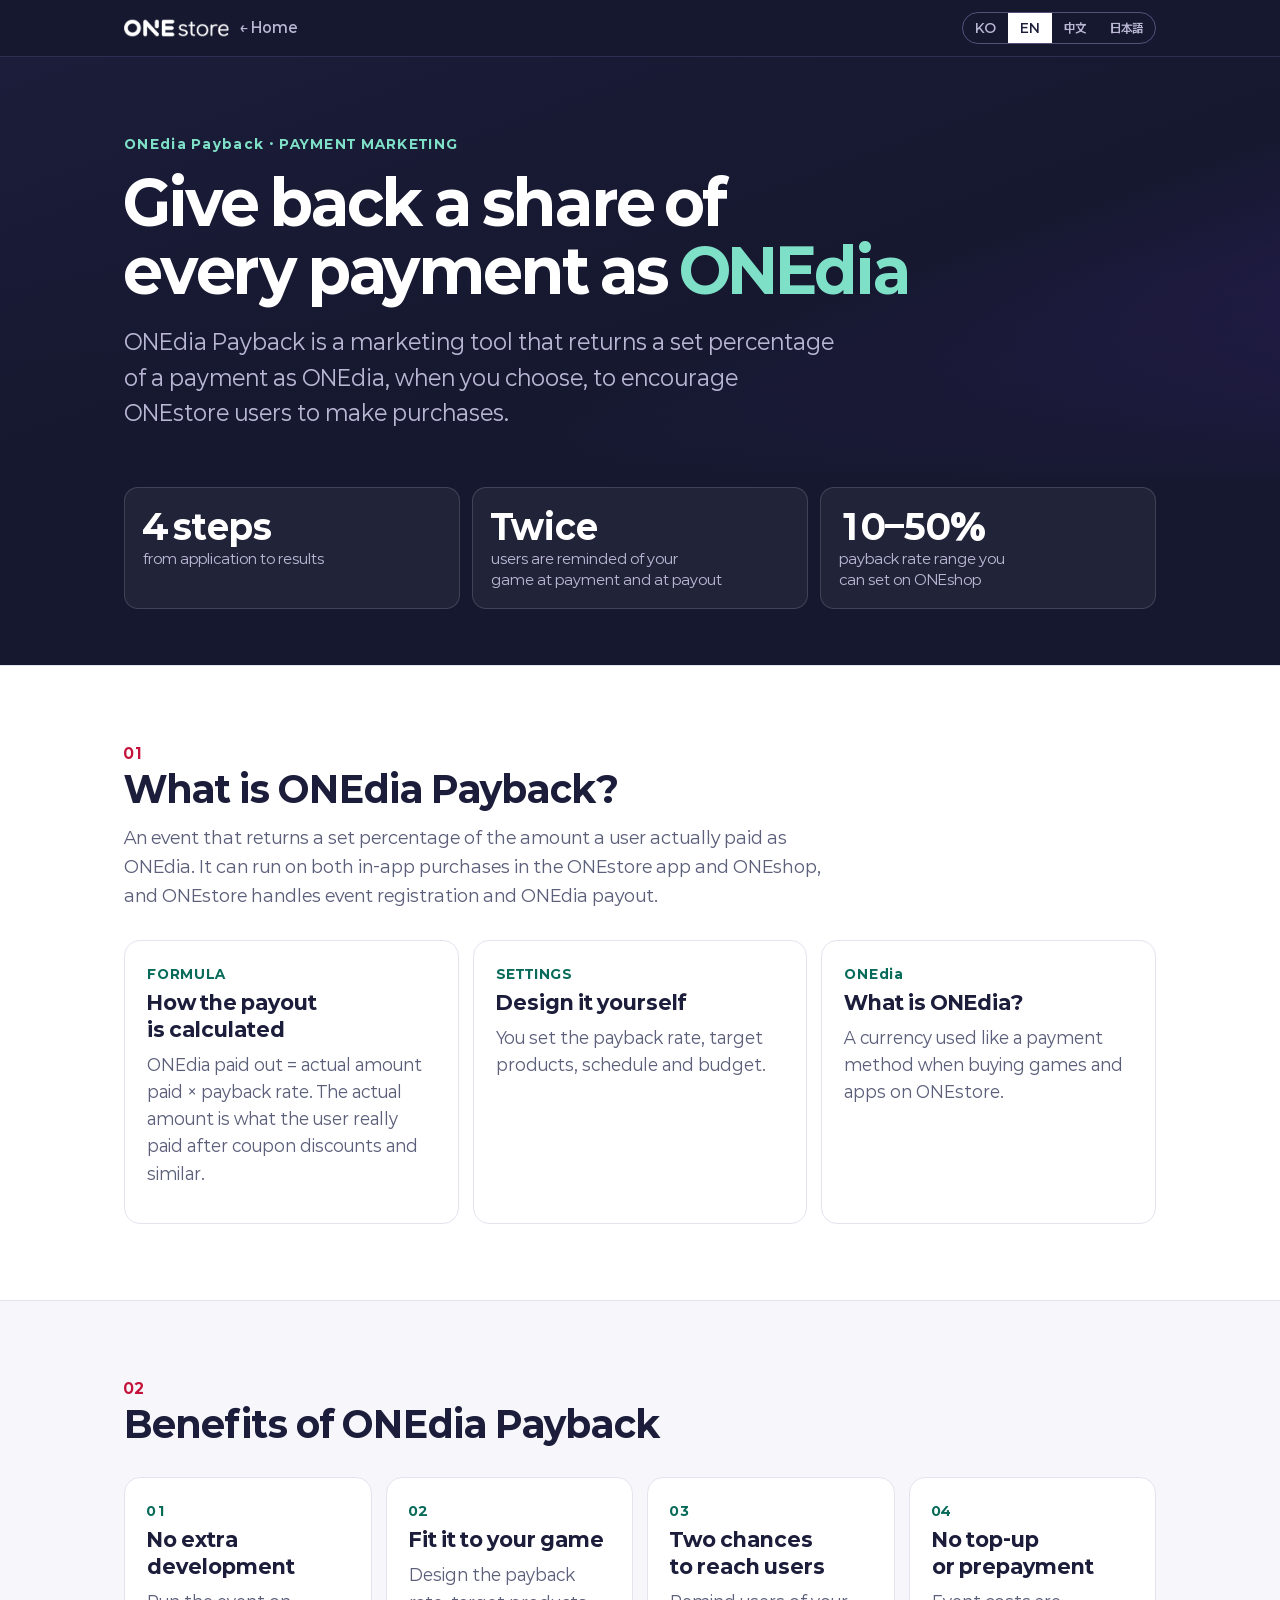
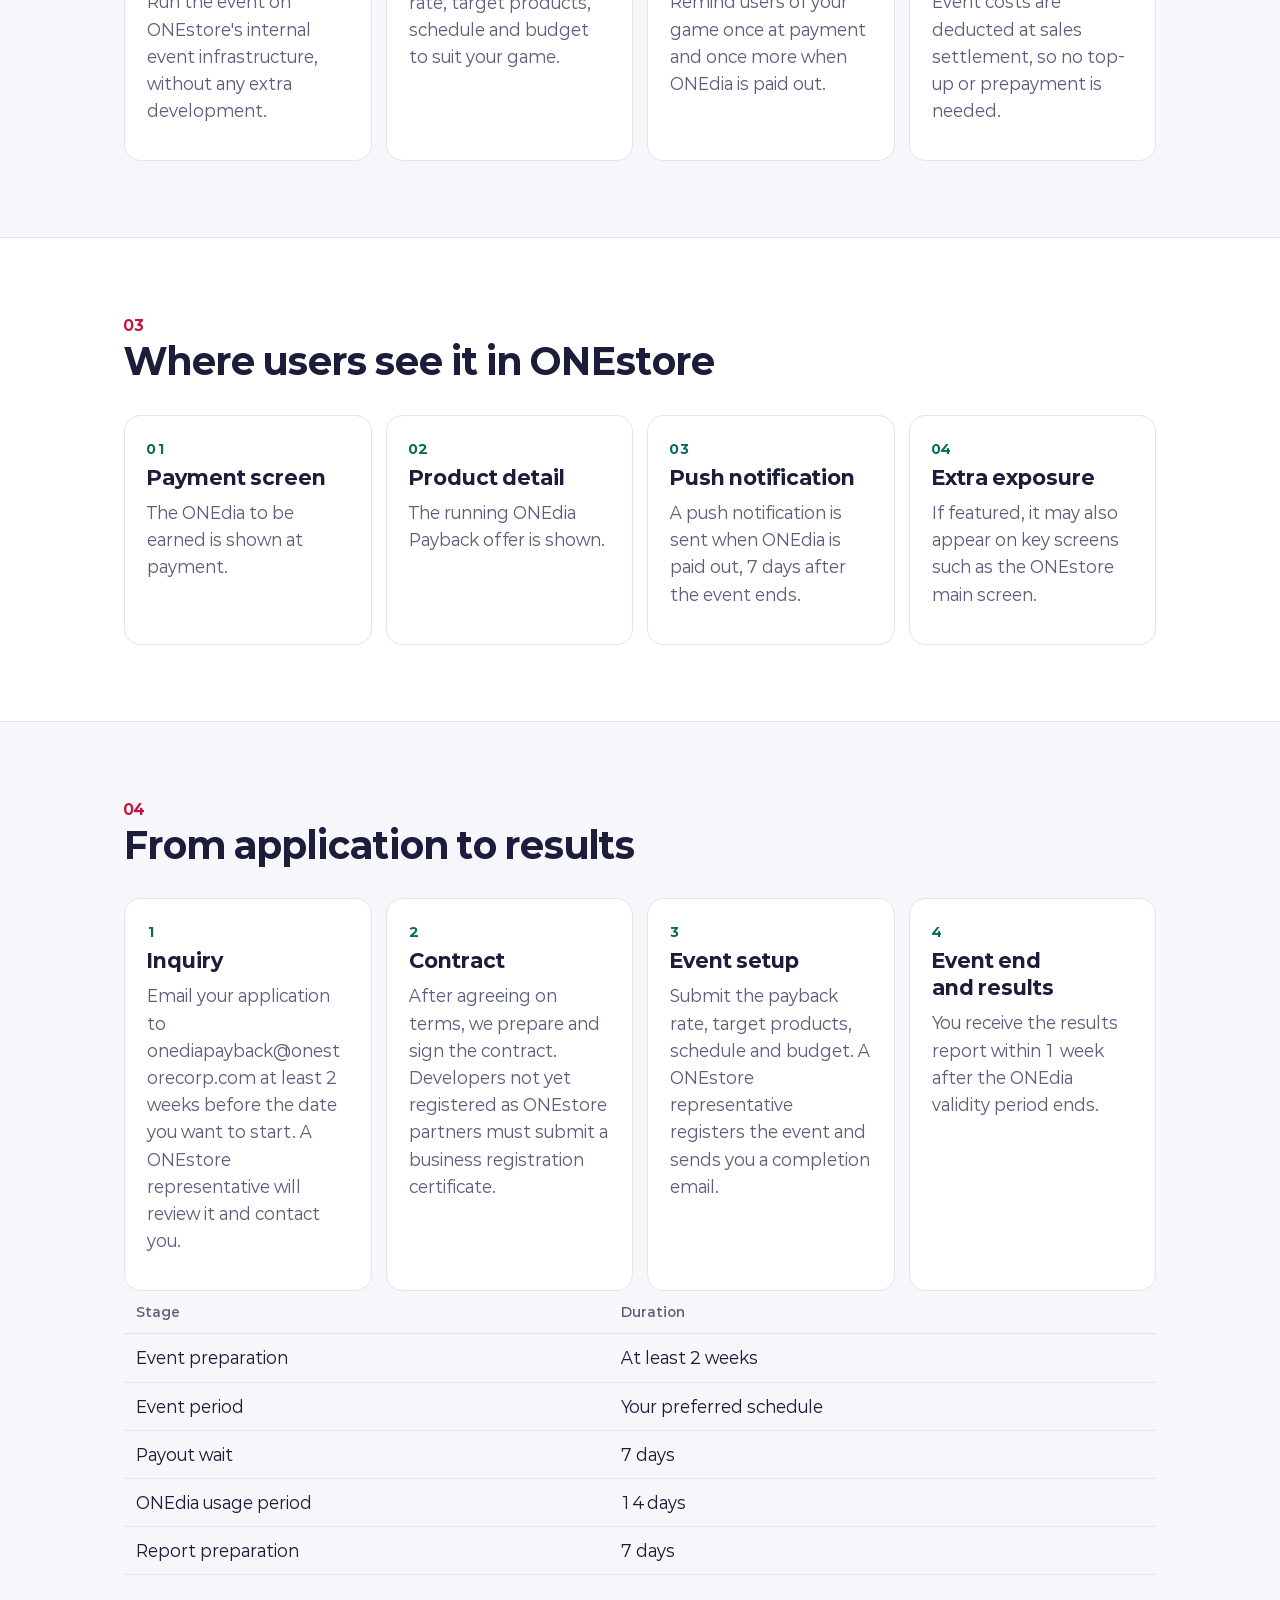
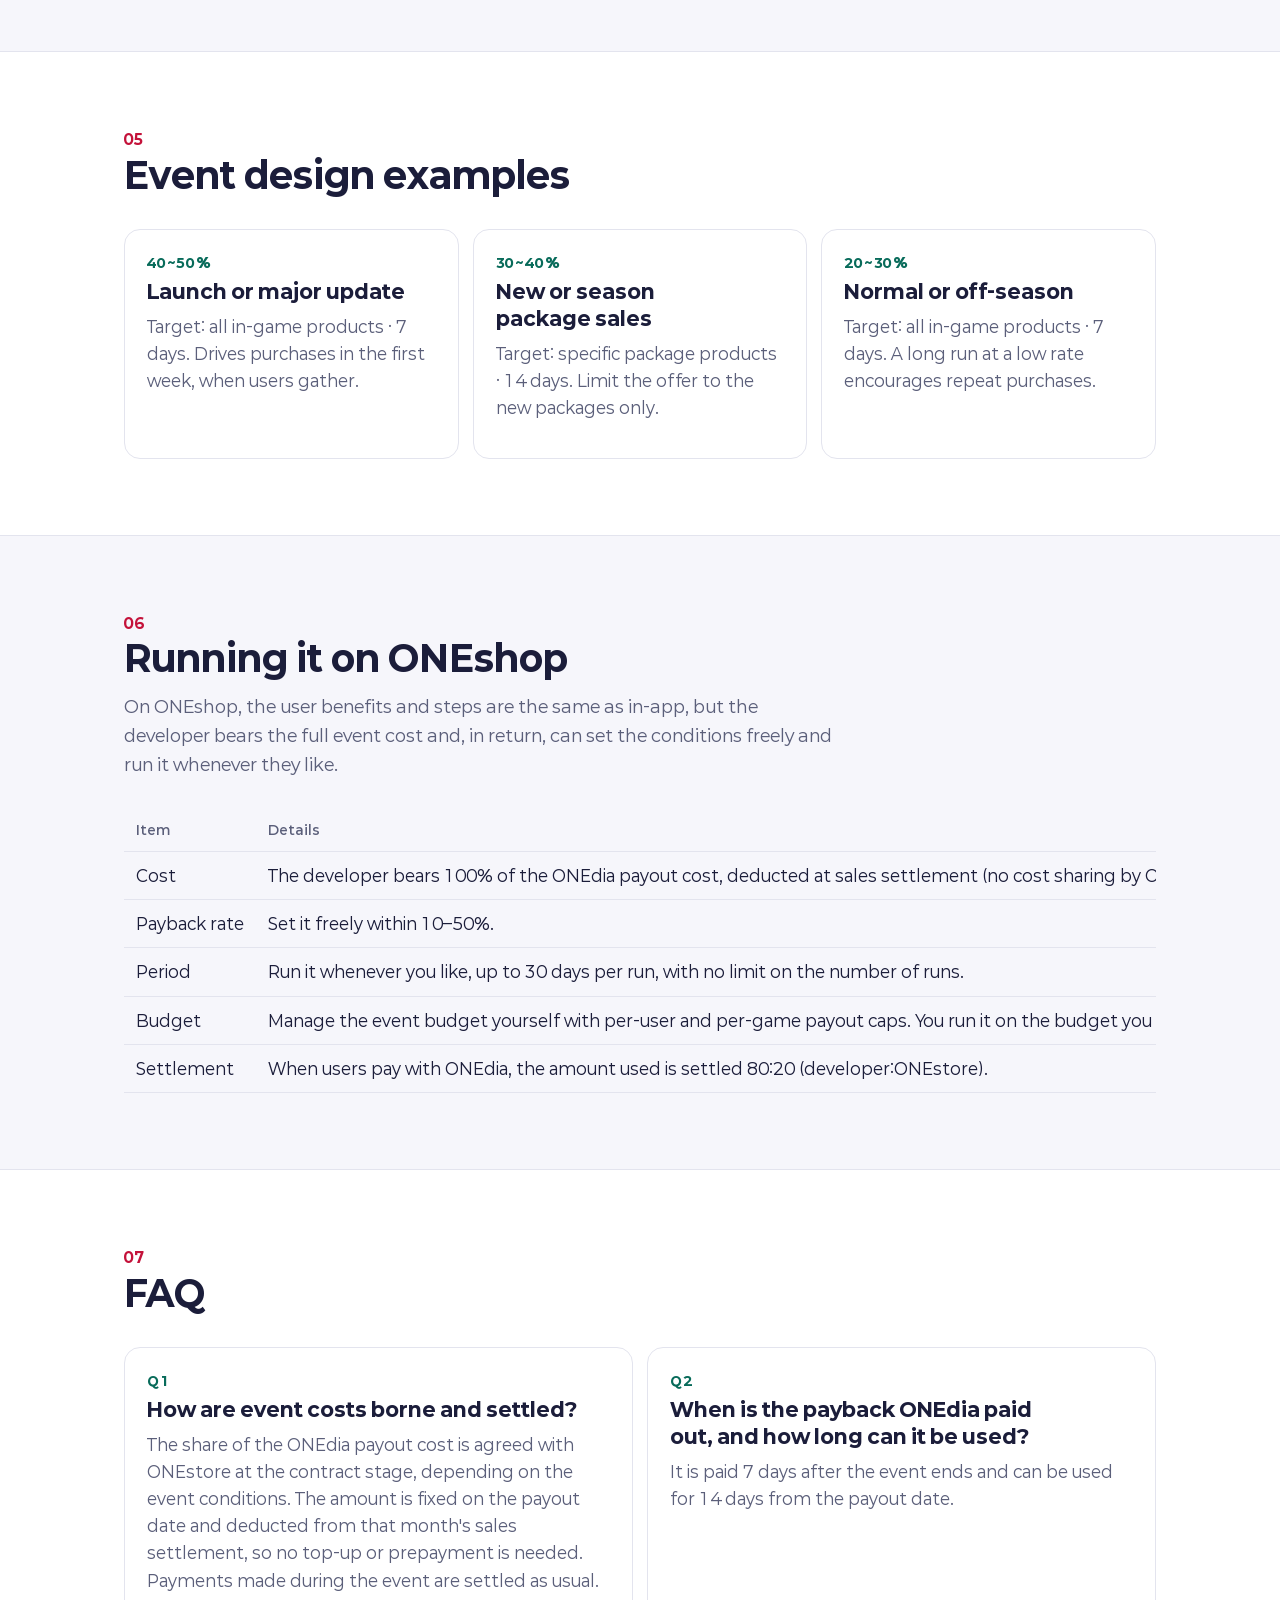
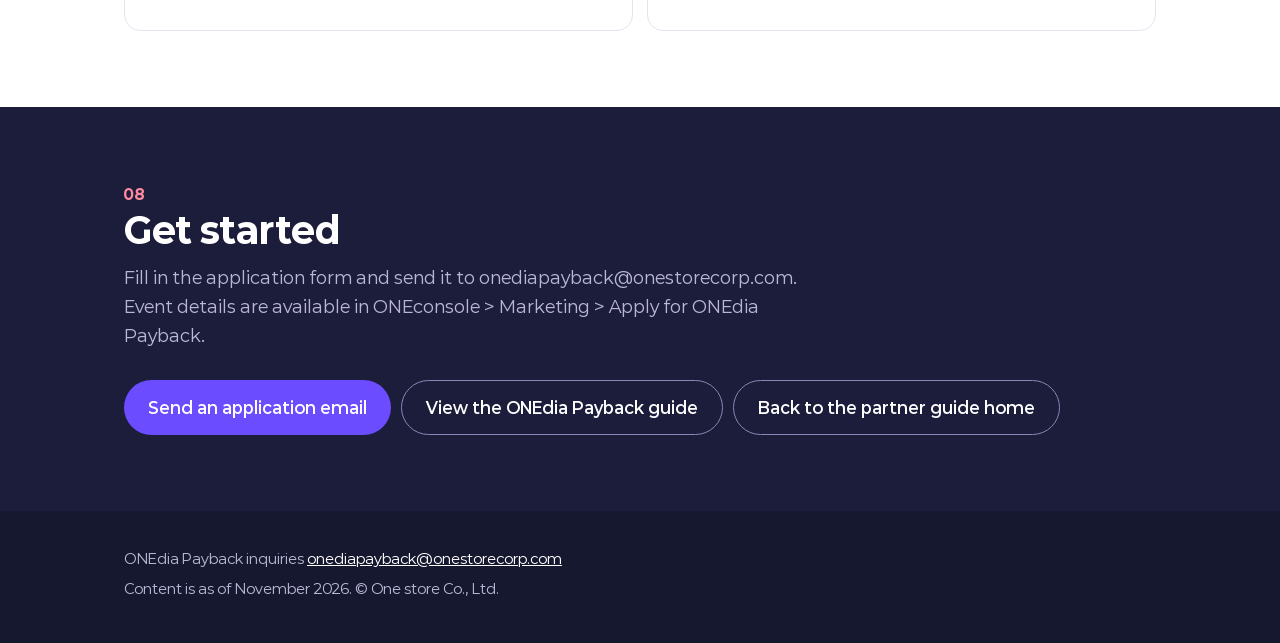
<file: payback.html>
<!doctype html>
<html lang="en" data-lang="en"
  data-title-ko="원다이아 페이백 개발사 소개 · 원스토어"
  data-title-en="ONEdia Payback Developer Introduction · ONEstore"
  data-title-zh="ONEdia 返还开发商介绍 · ONEstore"
  data-title-ja="ONEdia ペイバック デベロッパー向け紹介資料 · ONEstore"
  data-desc-ko="개발사가 원하는 시점에 결제 금액의 일정 비율을 원다이아로 돌려주어 원스토어 이용자의 결제를 유도하는 마케팅 도구, 원다이아 페이백을 소개합니다."
  data-desc-en="Introducing ONEdia Payback, a marketing tool that returns a set percentage of a payment as ONEdia, when you choose, to encourage ONEstore users to make purchases."
  data-desc-zh="介绍 ONEdia 返还，这是一款开发商可在自选时间按支付金额的一定比例返还 ONEdia、促进 ONEstore 用户付费的营销工具。"
  data-desc-ja="デベロッパーが任意のタイミングで決済金額の一定割合を ONEdia で還元し、ONEstore ユーザーの決済を促すマーケティングツール、ONEdia ペイバックをご紹介します。">
<head>
<meta charset="utf-8">
<meta name="viewport" content="width=device-width,initial-scale=1">
<title>ONEdia Payback Developer Introduction · ONEstore</title>
<meta name="description" content="Introducing ONEdia Payback, a marketing tool that returns a set percentage of a payment as ONEdia, when you choose, to encourage ONEstore users to make purchases.">
<meta property="og:title" content="ONEdia Payback Developer Introduction · ONEstore">
<meta property="og:description" content="Introducing ONEdia Payback, a marketing tool that returns a set percentage of a payment as ONEdia, when you choose, to encourage ONEstore users to make purchases.">
<meta property="og:type" content="website">
<meta property="og:image" content="https://introduction.onestorecorp.com/assets/og-image.png">
<meta property="og:image:width" content="1200">
<meta property="og:image:height" content="630">
<meta name="twitter:card" content="summary_large_image">
<meta name="twitter:image" content="https://introduction.onestorecorp.com/assets/og-image.png">
<link rel="icon" type="image/png" href="assets/favicon.png">
<link rel="apple-touch-icon" href="assets/favicon.png">
<link rel="preload" href="fonts/Paperlogy-400.woff2" as="font" type="font/woff2" crossorigin>
<link rel="preload" href="fonts/Paperlogy-600.woff2" as="font" type="font/woff2" crossorigin>
<link rel="preload" href="fonts/Paperlogy-800.woff2" as="font" type="font/woff2" crossorigin>
<link rel="stylesheet" href="style.css?v=e5278ded">
<script src="site.js?v=1ceebeff"></script>
</head>
<body class="sp">

<header class="topbar"><div class="wrap">
  <a class="brand" href="index.html" data-lang-link><img src="assets/logo-w.png" alt="ONE store"><span lang="ko">← 처음으로</span><span lang="en">← Home</span><span lang="zh-Hans">← 返回首页</span><span lang="ja">← トップへ</span></a>
  <div class="lang-toggle" role="group" aria-label="Language">
    <a href="payback.html?lang=ko" data-set="ko" hreflang="ko">KO</a>
    <a href="payback.html?lang=en" data-set="en" hreflang="en" aria-current="true">EN</a>
    <a href="payback.html?lang=zh" data-set="zh" hreflang="zh-Hans">中文</a>
    <a href="payback.html?lang=ja" data-set="ja" hreflang="ja">日本語</a>
  </div>
</div></header>

<main>
<section class="hero"><div class="wrap">
  <p class="eyebrow">ONEdia Payback · PAYMENT MARKETING</p>
  <h1 lang="ko">결제 금액의 일정 비율을 <em>원다이아</em>로 돌려주세요</h1><h1 lang="en">Give back a share of every payment as <em>ONEdia</em></h1><h1 lang="zh-Hans">将支付金额的一定比例以 <em>ONEdia</em> 返还给用户</h1><h1 lang="ja">決済金額の一定割合を <em>ONEdia</em> で還元</h1>
  <p class="lede" lang="ko">원다이아 페이백은 개발사가 원하는 시점에 결제 금액의 일정 비율을 원다이아로 돌려주어 원스토어 이용자의 결제를 유도하는 마케팅 도구입니다.</p><p class="lede" lang="en">ONEdia Payback is a marketing tool that returns a set percentage of a payment as ONEdia, when you choose, to encourage ONEstore users to make purchases.</p><p class="lede" lang="zh-Hans">ONEdia 返还是一款营销工具：开发商可在自选时间，按支付金额的一定比例以 ONEdia 返还用户，促进 ONEstore 用户付费。</p><p class="lede" lang="ja">ONEdia ペイバックは、デベロッパーが任意のタイミングで決済金額の一定割合を ONEdia で還元し、ONEstore ユーザーの決済を促すマーケティングツールです。</p>
</div></section>
<section class="nums n3"><div class="wrap">
  <div class="num">
    <b lang="ko">4단계</b><b lang="en">4 steps</b><b lang="zh-Hans">4步</b><b lang="ja">4ステップ</b>
    <span lang="ko">신청부터 결과 확인까지</span><span lang="en">from application to results</span><span lang="zh-Hans">从申请到查看结果</span><span lang="ja">申請から結果確認まで</span>
  </div>
  <div class="num">
    <b lang="ko">2번</b><b lang="en">Twice</b><b lang="zh-Hans">2次</b><b lang="ja">2回</b>
    <span lang="ko">결제할 때, 원다이아를 지급할 때 이용자에게 알림</span><span lang="en">users are reminded of your game at payment and at payout</span><span lang="zh-Hans">支付时、发放 ONEdia 时两次触达用户</span><span lang="ja">決済時と ONEdia 付与時の2回、ユーザーにゲームを告知</span>
  </div>
  <div class="num">
    <b lang="ko">10~50%</b><b lang="en">10–50%</b><b lang="zh-Hans">10~50%</b><b lang="ja">10〜50%</b>
    <span lang="ko">ONEshop 페이백 비율 설정 범위</span><span lang="en">payback rate range you can set on ONEshop</span><span lang="zh-Hans">ONEshop 返还比例可设置范围</span><span lang="ja">ONEshop で設定できるペイバック率の範囲</span>
  </div>
</div></section>

<section class="sec"><div class="wrap">
  <div class="sec-head">
    <span class="sec-num">01</span>
    <h2 class="sec-title" lang="ko">원다이아 페이백이란</h2><h2 class="sec-title" lang="en">What is ONEdia Payback?</h2><h2 class="sec-title" lang="zh-Hans">什么是 ONEdia 返还</h2><h2 class="sec-title" lang="ja">ONEdia ペイバックとは</h2>
    <p class="sec-lead" lang="ko">이용자가 결제한 실결제액의 일정 비율을 원다이아로 돌려주는 이벤트입니다. 원스토어 앱 인앱 결제와 ONEshop에서 모두 진행할 수 있으며, 이벤트 등록과 원다이아 지급은 원스토어가 처리합니다.</p><p class="sec-lead" lang="en">An event that returns a set percentage of the amount a user actually paid as ONEdia. It can run on both in-app purchases in the ONEstore app and ONEshop, and ONEstore handles event registration and ONEdia payout.</p><p class="sec-lead" lang="zh-Hans">将用户实际支付金额的一定比例以 ONEdia 返还的活动。可在 ONEstore 应用内支付和 ONEshop 两处进行，活动登记与 ONEdia 发放由 ONEstore 负责。</p><p class="sec-lead" lang="ja">ユーザーが実際に決済した金額の一定割合を ONEdia で還元するイベントです。ONEstore アプリ内決済と ONEshop のどちらでも実施でき、イベント登録と ONEdia の付与は ONEstore が行います。</p>
  </div>
  <div class="grid g3">
    <article class="card">
      <span class="no">FORMULA</span>
      <h3 lang="ko">지급 계산</h3><h3 lang="en">How the payout is calculated</h3><h3 lang="zh-Hans">发放计算</h3><h3 lang="ja">付与額の計算</h3>
      <p lang="ko">지급 원다이아 = 실결제액 × 페이백 비율. 실결제액은 쿠폰 할인 등이 적용된 후 이용자가 실제로 결제한 금액입니다.</p><p lang="en">ONEdia paid out = actual amount paid × payback rate. The actual amount is what the user really paid after coupon discounts and similar.</p><p lang="zh-Hans">发放的 ONEdia = 实际支付金额 × 返还比例。实际支付金额是扣除优惠券折扣等之后，用户真正支付的金额。</p><p lang="ja">付与 ONEdia = 実決済額 × ペイバック率。実決済額は、クーポン割引などを適用した後にユーザーが実際に支払った金額です。</p>
    </article>
    <article class="card">
      <span class="no">SETTINGS</span>
      <h3 lang="ko">직접 설계</h3><h3 lang="en">Design it yourself</h3><h3 lang="zh-Hans">自行设计</h3><h3 lang="ja">自社で設計</h3>
      <p lang="ko">페이백 비율, 대상 상품, 일정, 예산을 개발사가 직접 설정할 수 있습니다.</p><p lang="en">You set the payback rate, target products, schedule and budget.</p><p lang="zh-Hans">返还比例、目标商品、时间安排和预算由开发商自行设置。</p><p lang="ja">ペイバック率、対象商品、日程、予算をデベロッパーが自ら設定できます。</p>
    </article>
    <article class="card">
      <span class="no">ONEdia</span>
      <h3 lang="ko">원다이아란</h3><h3 lang="en">What is ONEdia?</h3><h3 lang="zh-Hans">什么是 ONEdia</h3><h3 lang="ja">ONEdia とは</h3>
      <p lang="ko">원스토어에서 게임과 앱을 결제할 때 결제 수단처럼 사용하는 재화입니다.</p><p lang="en">A currency used like a payment method when buying games and apps on ONEstore.</p><p lang="zh-Hans">在 ONEstore 购买游戏和应用时，可像支付方式一样使用的货币。</p><p lang="ja">ONEstore でゲームやアプリを購入するとき、決済手段のように使える通貨です。</p>
    </article>
  </div>
</div></section>

<section class="sec soft"><div class="wrap">
  <div class="sec-head">
    <span class="sec-num">02</span>
    <h2 class="sec-title" lang="ko">원다이아 페이백의 장점</h2><h2 class="sec-title" lang="en">Benefits of ONEdia Payback</h2><h2 class="sec-title" lang="zh-Hans">ONEdia 返还的优势</h2><h2 class="sec-title" lang="ja">ONEdia ペイバックのメリット</h2>
  </div>
  <div class="grid g4">
    <article class="card">
      <span class="no">01</span>
      <h3 lang="ko">별도 개발 없이</h3><h3 lang="en">No extra development</h3><h3 lang="zh-Hans">无需额外开发</h3><h3 lang="ja">追加開発なし</h3>
      <p lang="ko">원스토어 내부 이벤트 인프라를 활용해 별도 개발 없이 이벤트를 진행할 수 있습니다.</p><p lang="en">Run the event on ONEstore's internal event infrastructure, without any extra development.</p><p lang="zh-Hans">利用 ONEstore 内部活动基础设施，无需额外开发即可进行活动。</p><p lang="ja">ONEstore の社内イベント基盤を使うため、追加開発なしでイベントを実施できます。</p>
    </article>
    <article class="card">
      <span class="no">02</span>
      <h3 lang="ko">게임에 맞게 설계</h3><h3 lang="en">Fit it to your game</h3><h3 lang="zh-Hans">贴合游戏设计</h3><h3 lang="ja">ゲームに合わせて設計</h3>
      <p lang="ko">페이백 비율, 대상 상품, 일정, 예산을 게임에 맞게 설계할 수 있습니다.</p><p lang="en">Design the payback rate, target products, schedule and budget to suit your game.</p><p lang="zh-Hans">返还比例、目标商品、时间安排和预算均可按游戏特点设计。</p><p lang="ja">ペイバック率、対象商品、日程、予算をゲームに合わせて設計できます。</p>
    </article>
    <article class="card">
      <span class="no">03</span>
      <h3 lang="ko">이용자에게 두 번 알림</h3><h3 lang="en">Two chances to reach users</h3><h3 lang="zh-Hans">两次触达用户</h3><h3 lang="ja">ユーザーに2回告知</h3>
      <p lang="ko">결제할 때 한 번, 원다이아가 지급될 때 한 번 더 이용자에게 게임을 알릴 수 있습니다.</p><p lang="en">Remind users of your game once at payment and once more when ONEdia is paid out.</p><p lang="zh-Hans">支付时一次，发放 ONEdia 时再一次，两次向用户宣传游戏。</p><p lang="ja">決済時に1回、ONEdia が付与されるときにもう1回、ユーザーにゲームを告知できます。</p>
    </article>
    <article class="card">
      <span class="no">04</span>
      <h3 lang="ko">충전·선입금 없음</h3><h3 lang="en">No top-up or prepayment</h3><h3 lang="zh-Hans">无需充值或预付</h3><h3 lang="ja">チャージ・前払い不要</h3>
      <p lang="ko">이벤트 비용은 판매대금 정산 시 공제되어 별도 충전이나 선입금이 필요하지 않습니다.</p><p lang="en">Event costs are deducted at sales settlement, so no top-up or prepayment is needed.</p><p lang="zh-Hans">活动费用在销售款结算时扣除，无需另行充值或预付。</p><p lang="ja">イベント費用は販売代金の精算時に差し引かれるため、別途のチャージや前払いは不要です。</p>
    </article>
  </div>
</div></section>

<section class="sec"><div class="wrap">
  <div class="sec-head">
    <span class="sec-num">03</span>
    <h2 class="sec-title" lang="ko">원스토어 안에서 노출되는 곳</h2><h2 class="sec-title" lang="en">Where users see it in ONEstore</h2><h2 class="sec-title" lang="zh-Hans">在 ONEstore 内的曝光位置</h2><h2 class="sec-title" lang="ja">ONEstore 内の表示場所</h2>
  </div>
  <div class="grid g4">
    <article class="card">
      <span class="no">01</span>
      <h3 lang="ko">결제 화면</h3><h3 lang="en">Payment screen</h3><h3 lang="zh-Hans">支付页面</h3><h3 lang="ja">決済画面</h3>
      <p lang="ko">결제 시 적립 예정 원다이아가 노출됩니다.</p><p lang="en">The ONEdia to be earned is shown at payment.</p><p lang="zh-Hans">支付时显示预计获得的 ONEdia。</p><p lang="ja">決済時に、付与予定の ONEdia が表示されます。</p>
    </article>
    <article class="card">
      <span class="no">02</span>
      <h3 lang="ko">상품 상세</h3><h3 lang="en">Product detail</h3><h3 lang="zh-Hans">商品详情</h3><h3 lang="ja">商品詳細</h3>
      <p lang="ko">진행 중인 원다이아 페이백 혜택이 노출됩니다.</p><p lang="en">The running ONEdia Payback offer is shown.</p><p lang="zh-Hans">显示进行中的 ONEdia 返还福利。</p><p lang="ja">実施中の ONEdia ペイバック特典が表示されます。</p>
    </article>
    <article class="card">
      <span class="no">03</span>
      <h3 lang="ko">푸시 알림</h3><h3 lang="en">Push notification</h3><h3 lang="zh-Hans">推送通知</h3><h3 lang="ja">プッシュ通知</h3>
      <p lang="ko">이벤트 종료 7일 후 원다이아가 지급되면 푸시 알림이 발송됩니다.</p><p lang="en">A push notification is sent when ONEdia is paid out, 7 days after the event ends.</p><p lang="zh-Hans">活动结束7天后发放 ONEdia 时，将发送推送通知。</p><p lang="ja">イベント終了の7日後に ONEdia が付与されると、プッシュ通知が送信されます。</p>
    </article>
    <article class="card">
      <span class="no">04</span>
      <h3 lang="ko">추가 노출</h3><h3 lang="en">Extra exposure</h3><h3 lang="zh-Hans">追加曝光</h3><h3 lang="ja">追加の露出</h3>
      <p lang="ko">피처드된 경우 원스토어 메인 등 주요 화면에 추가 노출될 수 있습니다.</p><p lang="en">If featured, it may also appear on key screens such as the ONEstore main screen.</p><p lang="zh-Hans">若被选为推荐位，还可能在 ONEstore 首页等主要页面获得额外曝光。</p><p lang="ja">フィーチャードされた場合、ONEstore メインなど主要画面にも追加で表示されることがあります。</p>
    </article>
  </div>
</div></section>

<section class="sec soft"><div class="wrap">
  <div class="sec-head">
    <span class="sec-num">04</span>
    <h2 class="sec-title" lang="ko">신청부터 결과 확인까지</h2><h2 class="sec-title" lang="en">From application to results</h2><h2 class="sec-title" lang="zh-Hans">从申请到查看结果</h2><h2 class="sec-title" lang="ja">申請から結果確認まで</h2>
  </div>
  <div class="grid g4">
    <article class="card">
      <span class="no">1</span>
      <h3 lang="ko">신청 문의</h3><h3 lang="en">Inquiry</h3><h3 lang="zh-Hans">申请咨询</h3><h3 lang="ja">申請のお問い合わせ</h3>
      <p lang="ko">이벤트 진행 희망일 최소 2주 전에 onediapayback@onestorecorp.com으로 신청 메일을 보내 주세요. 담당자가 확인 후 연락드립니다.</p><p lang="en">Email your application to onediapayback@onestorecorp.com at least 2 weeks before the date you want to start. A ONEstore representative will review it and contact you.</p><p lang="zh-Hans">请至少在希望开始日期的2周前，将申请邮件发送至 onediapayback@onestorecorp.com。负责人确认后会与您联系。</p><p lang="ja">実施希望日の2週間以上前に、onediapayback@onestorecorp.com へ申請メールをお送りください。担当者が確認のうえ、ご連絡します。</p>
    </article>
    <article class="card">
      <span class="no">2</span>
      <h3 lang="ko">계약</h3><h3 lang="en">Contract</h3><h3 lang="zh-Hans">签约</h3><h3 lang="ja">契約</h3>
      <p lang="ko">조건 협의 후 계약서를 작성하고 서명합니다. 원스토어 거래처로 등록되지 않은 개발사는 사업자등록증을 제출해야 합니다.</p><p lang="en">After agreeing on terms, we prepare and sign the contract. Developers not yet registered as ONEstore partners must submit a business registration certificate.</p><p lang="zh-Hans">协商条件后，起草并签署合同。尚未登记为 ONEstore 合作方的开发商需提交营业执照。</p><p lang="ja">条件を協議したうえで契約書を作成し、署名します。ONEstore の取引先として未登録のデベロッパーは、事業者登録証を提出する必要があります。</p>
    </article>
    <article class="card">
      <span class="no">3</span>
      <h3 lang="ko">이벤트 세팅</h3><h3 lang="en">Event setup</h3><h3 lang="zh-Hans">活动设置</h3><h3 lang="ja">イベント設定</h3>
      <p lang="ko">페이백 비율, 대상 상품, 일정, 예산을 제출하면 담당자가 이벤트를 등록하고 완료 메일을 보내 드립니다.</p><p lang="en">Submit the payback rate, target products, schedule and budget. A ONEstore representative registers the event and sends you a completion email.</p><p lang="zh-Hans">提交返还比例、目标商品、时间安排和预算后，负责人会登记活动并发送完成邮件。</p><p lang="ja">ペイバック率、対象商品、日程、予算を提出すると、担当者がイベントを登録し、完了メールをお送りします。</p>
    </article>
    <article class="card">
      <span class="no">4</span>
      <h3 lang="ko">종료·결과 확인</h3><h3 lang="en">Event end and results</h3><h3 lang="zh-Hans">结束与结果确认</h3><h3 lang="ja">終了・結果確認</h3>
      <p lang="ko">원다이아 유효기간 종료 후 1주 이내에 결과 리포트를 받아볼 수 있습니다.</p><p lang="en">You receive the results report within 1 week after the ONEdia validity period ends.</p><p lang="zh-Hans">ONEdia 有效期结束后1周内，可收到结果报告。</p><p lang="ja">ONEdia の有効期間終了後、1週間以内に結果レポートを受け取れます。</p>
    </article>
  </div>
  <div class="tbl-wrap"><table>
    <thead><tr>
      <th lang="ko">단계</th><th lang="en">Stage</th><th lang="zh-Hans">阶段</th><th lang="ja">段階</th>
      <th lang="ko">기간</th><th lang="en">Duration</th><th lang="zh-Hans">时长</th><th lang="ja">期間</th>
    </tr></thead>
    <tbody>
      <tr><td lang="ko">이벤트 준비</td><td lang="en">Event preparation</td><td lang="zh-Hans">活动准备</td><td lang="ja">イベント準備</td><td lang="ko">최소 2주</td><td lang="en">At least 2 weeks</td><td lang="zh-Hans">至少2周</td><td lang="ja">最低2週間</td></tr>
      <tr><td lang="ko">이벤트 기간</td><td lang="en">Event period</td><td lang="zh-Hans">活动期间</td><td lang="ja">イベント期間</td><td lang="ko">개발사 희망 일정</td><td lang="en">Your preferred schedule</td><td lang="zh-Hans">开发商希望的日程</td><td lang="ja">デベロッパーの希望日程</td></tr>
      <tr><td lang="ko">지급 대기</td><td lang="en">Payout wait</td><td lang="zh-Hans">发放等待</td><td lang="ja">付与待ち</td><td lang="ko">7일</td><td lang="en">7 days</td><td lang="zh-Hans">7天</td><td lang="ja">7日</td></tr>
      <tr><td lang="ko">원다이아 사용 기간</td><td lang="en">ONEdia usage period</td><td lang="zh-Hans">ONEdia 使用期间</td><td lang="ja">ONEdia 利用期間</td><td lang="ko">14일</td><td lang="en">14 days</td><td lang="zh-Hans">14天</td><td lang="ja">14日</td></tr>
      <tr><td lang="ko">리포트 준비</td><td lang="en">Report preparation</td><td lang="zh-Hans">报告准备</td><td lang="ja">レポート準備</td><td lang="ko">7일</td><td lang="en">7 days</td><td lang="zh-Hans">7天</td><td lang="ja">7日</td></tr>
    </tbody>
  </table></div>
</div></section>

<section class="sec"><div class="wrap">
  <div class="sec-head">
    <span class="sec-num">05</span>
    <h2 class="sec-title" lang="ko">이벤트 설계 예시</h2><h2 class="sec-title" lang="en">Event design examples</h2><h2 class="sec-title" lang="zh-Hans">活动设计示例</h2><h2 class="sec-title" lang="ja">イベント設計例</h2>
  </div>
  <div class="grid g3">
    <article class="card">
      <span class="no">40~50%</span>
      <h3 lang="ko">출시·대형 업데이트</h3><h3 lang="en">Launch or major update</h3><h3 lang="zh-Hans">上线·大型更新</h3><h3 lang="ja">リリース・大型アップデート</h3>
      <p lang="ko">대상: 모든 인게임 상품 · 기간 7일. 이용자가 몰리는 첫 주에 결제를 촉진합니다.</p><p lang="en">Target: all in-game products · 7 days. Drives purchases in the first week, when users gather.</p><p lang="zh-Hans">对象：所有游戏内商品 · 期间7天。在用户集中的第一周促进付费。</p><p lang="ja">対象：すべてのゲーム内商品・期間7日。ユーザーが集まる最初の1週間に決済を促します。</p>
    </article>
    <article class="card">
      <span class="no">30~40%</span>
      <h3 lang="ko">신규·시즌 패키지 판매</h3><h3 lang="en">New or season package sales</h3><h3 lang="zh-Hans">新品·赛季礼包销售</h3><h3 lang="ja">新規・シーズンパッケージ販売</h3>
      <p lang="ko">대상: 특정 패키지 상품 · 기간 14일. 신규 패키지만 대상으로 지정합니다.</p><p lang="en">Target: specific package products · 14 days. Limit the offer to the new packages only.</p><p lang="zh-Hans">对象：特定礼包商品 · 期间14天。仅将新礼包指定为对象。</p><p lang="ja">対象：特定のパッケージ商品・期間14日。新規パッケージのみを対象に指定します。</p>
    </article>
    <article class="card">
      <span class="no">20~30%</span>
      <h3 lang="ko">평시·비수기</h3><h3 lang="en">Normal or off-season</h3><h3 lang="zh-Hans">平时·淡季</h3><h3 lang="ja">通常期・閑散期</h3>
      <p lang="ko">대상: 모든 인게임 상품 · 기간 7일. 낮은 비율로 길게 진행해 재결제를 유도합니다.</p><p lang="en">Target: all in-game products · 7 days. A long run at a low rate encourages repeat purchases.</p><p lang="zh-Hans">对象：所有游戏内商品 · 期间7天。以较低比例长期进行，促进复购。</p><p lang="ja">対象：すべてのゲーム内商品・期間7日。低めの率で長く実施し、再決済を促します。</p>
    </article>
  </div>
</div></section>

<section class="sec soft"><div class="wrap">
  <div class="sec-head">
    <span class="sec-num">06</span>
    <h2 class="sec-title" lang="ko">ONEshop에서 진행하기</h2><h2 class="sec-title" lang="en">Running it on ONEshop</h2><h2 class="sec-title" lang="zh-Hans">在 ONEshop 进行</h2><h2 class="sec-title" lang="ja">ONEshop で実施する</h2>
    <p class="sec-lead" lang="ko">ONEshop 원다이아 페이백은 이용자 혜택과 진행 절차는 인앱과 같지만, 이벤트 비용은 개발사가 전액 부담하는 대신 이벤트 조건을 자유롭게 정해 원하는 시점에 운영할 수 있습니다.</p><p class="sec-lead" lang="en">On ONEshop, the user benefits and steps are the same as in-app, but the developer bears the full event cost and, in return, can set the conditions freely and run it whenever they like.</p><p class="sec-lead" lang="zh-Hans">ONEshop 上的 ONEdia 返还，用户福利和流程与应用内相同，但活动费用由开发商全额承担，作为交换，可自由设定活动条件并在想要的时间运营。</p><p class="sec-lead" lang="ja">ONEshop の ONEdia ペイバックは、ユーザー特典と進行手順はアプリ内と同じですが、イベント費用はデベロッパーが全額負担する代わりに、イベント条件を自由に決めて任意のタイミングで運営できます。</p>
  </div>
  <div class="tbl-wrap"><table>
    <thead><tr>
      <th lang="ko">항목</th><th lang="en">Item</th><th lang="zh-Hans">项目</th><th lang="ja">項目</th>
      <th lang="ko">내용</th><th lang="en">Details</th><th lang="zh-Hans">内容</th><th lang="ja">内容</th>
    </tr></thead>
    <tbody>
      <tr><td lang="ko">비용 부담</td><td lang="en">Cost</td><td lang="zh-Hans">费用承担</td><td lang="ja">費用負担</td><td lang="ko">원다이아 지급 비용은 개발사가 100% 부담하며, 판매대금 정산 시 공제됩니다. (원스토어 비용 분담 없음)</td><td lang="en">The developer bears 100% of the ONEdia payout cost, deducted at sales settlement (no cost sharing by ONEstore).</td><td lang="zh-Hans">ONEdia 发放费用由开发商100%承担，在销售款结算时扣除。（ONEstore 不分担费用）</td><td lang="ja">ONEdia の付与費用はデベロッパーが100%負担し、販売代金の精算時に差し引かれます。（ONEstore の費用分担なし）</td></tr>
      <tr><td lang="ko">페이백 비율</td><td lang="en">Payback rate</td><td lang="zh-Hans">返还比例</td><td lang="ja">ペイバック率</td><td lang="ko">10~50% 범위에서 자유롭게 정할 수 있습니다.</td><td lang="en">Set it freely within 10–50%.</td><td lang="zh-Hans">可在10~50%范围内自由设定。</td><td lang="ja">10〜50%の範囲で自由に設定できます。</td></tr>
      <tr><td lang="ko">진행 기간</td><td lang="en">Period</td><td lang="zh-Hans">进行期间</td><td lang="ja">実施期間</td><td lang="ko">원하는 시점에 1회 최대 30일까지, 횟수 제한 없이 진행할 수 있습니다.</td><td lang="en">Run it whenever you like, up to 30 days per run, with no limit on the number of runs.</td><td lang="zh-Hans">可在想要的时间进行，每次最长30天，次数不限。</td><td lang="ja">任意のタイミングで、1回最大30日まで、回数制限なく実施できます。</td></tr>
      <tr><td lang="ko">예산 관리</td><td lang="en">Budget</td><td lang="zh-Hans">预算管理</td><td lang="ja">予算管理</td><td lang="ko">1인당·게임당 지급 상한으로 이벤트 예산을 직접 관리할 수 있습니다. 원스토어와 비용 분담을 협의하는 절차 없이 개발사가 정한 예산으로 운영합니다.</td><td lang="en">Manage the event budget yourself with per-user and per-game payout caps. You run it on the budget you set, with no cost-sharing negotiation with ONEstore.</td><td lang="zh-Hans">可通过每人、每款游戏的发放上限自行管理活动预算。无需与 ONEstore 协商费用分担，按开发商设定的预算运营。</td><td lang="ja">1人あたり・ゲームあたりの付与上限で、イベント予算を自ら管理できます。ONEstore と費用分担を協議する手続きなしで、デベロッパーが決めた予算で運営します。</td></tr>
      <tr><td lang="ko">정산</td><td lang="en">Settlement</td><td lang="zh-Hans">结算</td><td lang="ja">精算</td><td lang="ko">이용자가 원다이아로 결제하면 사용분은 80:20(개발사:원스토어)으로 정산됩니다.</td><td lang="en">When users pay with ONEdia, the amount used is settled 80:20 (developer:ONEstore).</td><td lang="zh-Hans">用户使用 ONEdia 支付时，使用部分按 80:20（开发商:ONEstore）结算。</td><td lang="ja">ユーザーが ONEdia で決済すると、使用分は 80:20（デベロッパー:ONEstore）で精算されます。</td></tr>
    </tbody>
  </table></div>
</div></section>

<section class="sec"><div class="wrap">
  <div class="sec-head">
    <span class="sec-num">07</span>
    <h2 class="sec-title" lang="ko">자주 묻는 질문</h2><h2 class="sec-title" lang="en">FAQ</h2><h2 class="sec-title" lang="zh-Hans">常见问题</h2><h2 class="sec-title" lang="ja">よくある質問</h2>
  </div>
  <div class="grid g2">
    <article class="card">
      <span class="no">Q1</span>
      <h3 lang="ko">이벤트 비용은 어떻게 부담하고 정산하나요?</h3><h3 lang="en">How are event costs borne and settled?</h3><h3 lang="zh-Hans">活动费用如何承担和结算？</h3><h3 lang="ja">イベント費用の負担と精算はどうなりますか？</h3>
      <p lang="ko">원다이아 지급 비용의 부담 비율은 이벤트 조건에 따라 원스토어와 협의하여 계약 단계에서 확정됩니다. 부담액은 원다이아 지급일을 기준으로 확정되며, 지급된 달의 판매대금 정산 시 공제되므로 별도의 충전이나 선입금은 필요하지 않습니다. 이벤트 기간 중 발생한 결제는 평소와 동일하게 정산됩니다.</p><p lang="en">The share of the ONEdia payout cost is agreed with ONEstore at the contract stage, depending on the event conditions. The amount is fixed on the payout date and deducted from that month's sales settlement, so no top-up or prepayment is needed. Payments made during the event are settled as usual.</p><p lang="zh-Hans">ONEdia 发放费用的承担比例，根据活动条件与 ONEstore 协商，在签约阶段确定。承担金额以 ONEdia 发放日为准确定，并在发放当月的销售款结算时扣除，因此无需另行充值或预付。活动期间发生的支付照常结算。</p><p lang="ja">ONEdia 付与費用の負担割合は、イベント条件に応じて ONEstore と協議し、契約の段階で確定します。負担額は ONEdia の付与日を基準に確定し、付与された月の販売代金の精算時に差し引かれるため、別途のチャージや前払いは不要です。イベント期間中の決済は通常どおり精算されます。</p>
    </article>
    <article class="card">
      <span class="no">Q2</span>
      <h3 lang="ko">페이백 원다이아는 언제 지급되고, 언제까지 사용할 수 있나요?</h3><h3 lang="en">When is the payback ONEdia paid out, and how long can it be used?</h3><h3 lang="zh-Hans">返还的 ONEdia 何时发放，可使用多久？</h3><h3 lang="ja">ペイバックの ONEdia はいつ付与され、いつまで使えますか？</h3>
      <p lang="ko">이벤트 종료 7일 후 지급되며, 지급일부터 14일간 사용할 수 있습니다.</p><p lang="en">It is paid 7 days after the event ends and can be used for 14 days from the payout date.</p><p lang="zh-Hans">活动结束7天后发放，自发放日起可使用14天。</p><p lang="ja">イベント終了の7日後に付与され、付与日から14日間使用できます。</p>
    </article>
  </div>
</div></section>

<section class="sec apply"><div class="wrap">
  <div class="sec-head">
    <span class="sec-num">08</span>
    <h2 class="sec-title" lang="ko">지금 시작하기</h2><h2 class="sec-title" lang="en">Get started</h2><h2 class="sec-title" lang="zh-Hans">立即开始</h2><h2 class="sec-title" lang="ja">今すぐ始める</h2>
    <p class="sec-lead" lang="ko">신청서를 작성해 onediapayback@onestorecorp.com으로 보내 주세요. 이벤트 진행 관련 상세 내용은 ONEconsole > Marketing > 원다이아 페이백 신청하기에서 확인할 수 있습니다.</p><p class="sec-lead" lang="en">Fill in the application form and send it to onediapayback@onestorecorp.com. Event details are available in ONEconsole > Marketing > Apply for ONEdia Payback.</p><p class="sec-lead" lang="zh-Hans">请填写申请表并发送至 onediapayback@onestorecorp.com。活动详情可在 ONEconsole > Marketing >“申请 ONEdia 返还”中查看。</p><p class="sec-lead" lang="ja">申請書を作成し、onediapayback@onestorecorp.com へお送りください。イベントの詳細は ONEconsole > Marketing > ONEdia ペイバック申請で確認できます。</p>
  </div>
  <div class="ctas">
    <a class="btn primary" href="mailto:onediapayback@onestorecorp.com"><span lang="ko">신청 메일 보내기</span><span lang="en">Send an application email</span><span lang="zh-Hans">发送申请邮件</span><span lang="ja">申請メールを送る</span></a>
    <a class="btn ghost" href="https://onestore-dev.gitbook.io/dev/onedia/payback" target="_blank" rel="noopener"><span lang="ko">원다이아 페이백 가이드 보기</span><span lang="en">View the ONEdia Payback guide</span><span lang="zh-Hans">查看 ONEdia 返还指南</span><span lang="ja">ONEdia ペイバックガイドを見る</span></a>
    <a class="btn ghost" href="index.html" data-lang-link><span lang="ko">파트너 안내 홈으로</span><span lang="en">Back to the partner guide home</span><span lang="zh-Hans">返回合作伙伴指南首页</span><span lang="ja">パートナーガイドホームへ</span></a>
  </div>
</div></section>

</main>

<footer class="foot"><div class="wrap">
  <p><span lang="ko">원다이아 페이백 문의</span><span lang="en">ONEdia Payback inquiries</span><span lang="zh-Hans">ONEdia 返还咨询</span><span lang="ja">ONEdia ペイバックのお問い合わせ</span> <a href="mailto:onediapayback@onestorecorp.com">onediapayback@onestorecorp.com</a></p>
  <p lang="ko">내용은 2026년 11월 기준입니다. © One store Co., Ltd.</p>
  <p lang="en">Content is as of November 2026. © One store Co., Ltd.</p>
  <p lang="zh-Hans">内容截至2026年11月。© One store Co., Ltd.</p>
  <p lang="ja">内容は2026年11月時点のものです。© One store Co., Ltd.</p>
</div></footer>

</body>
</html>
</file>
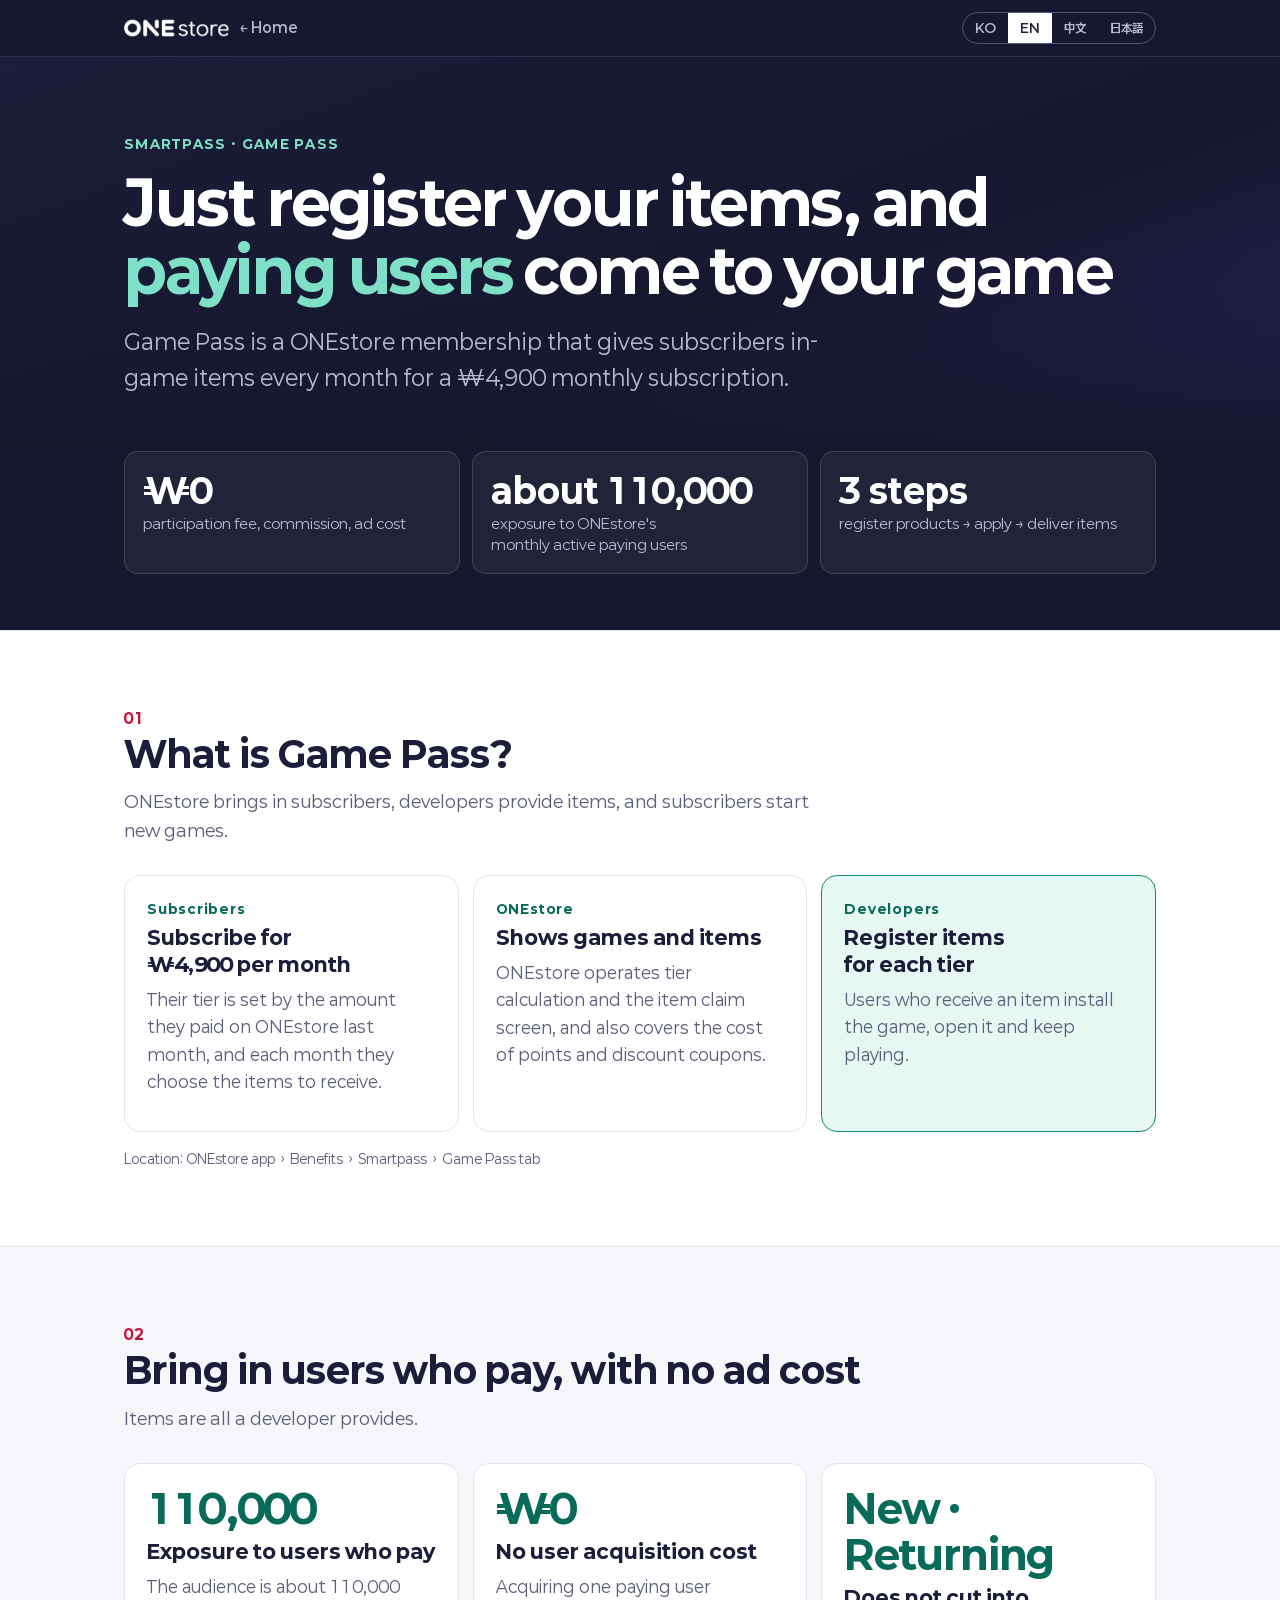
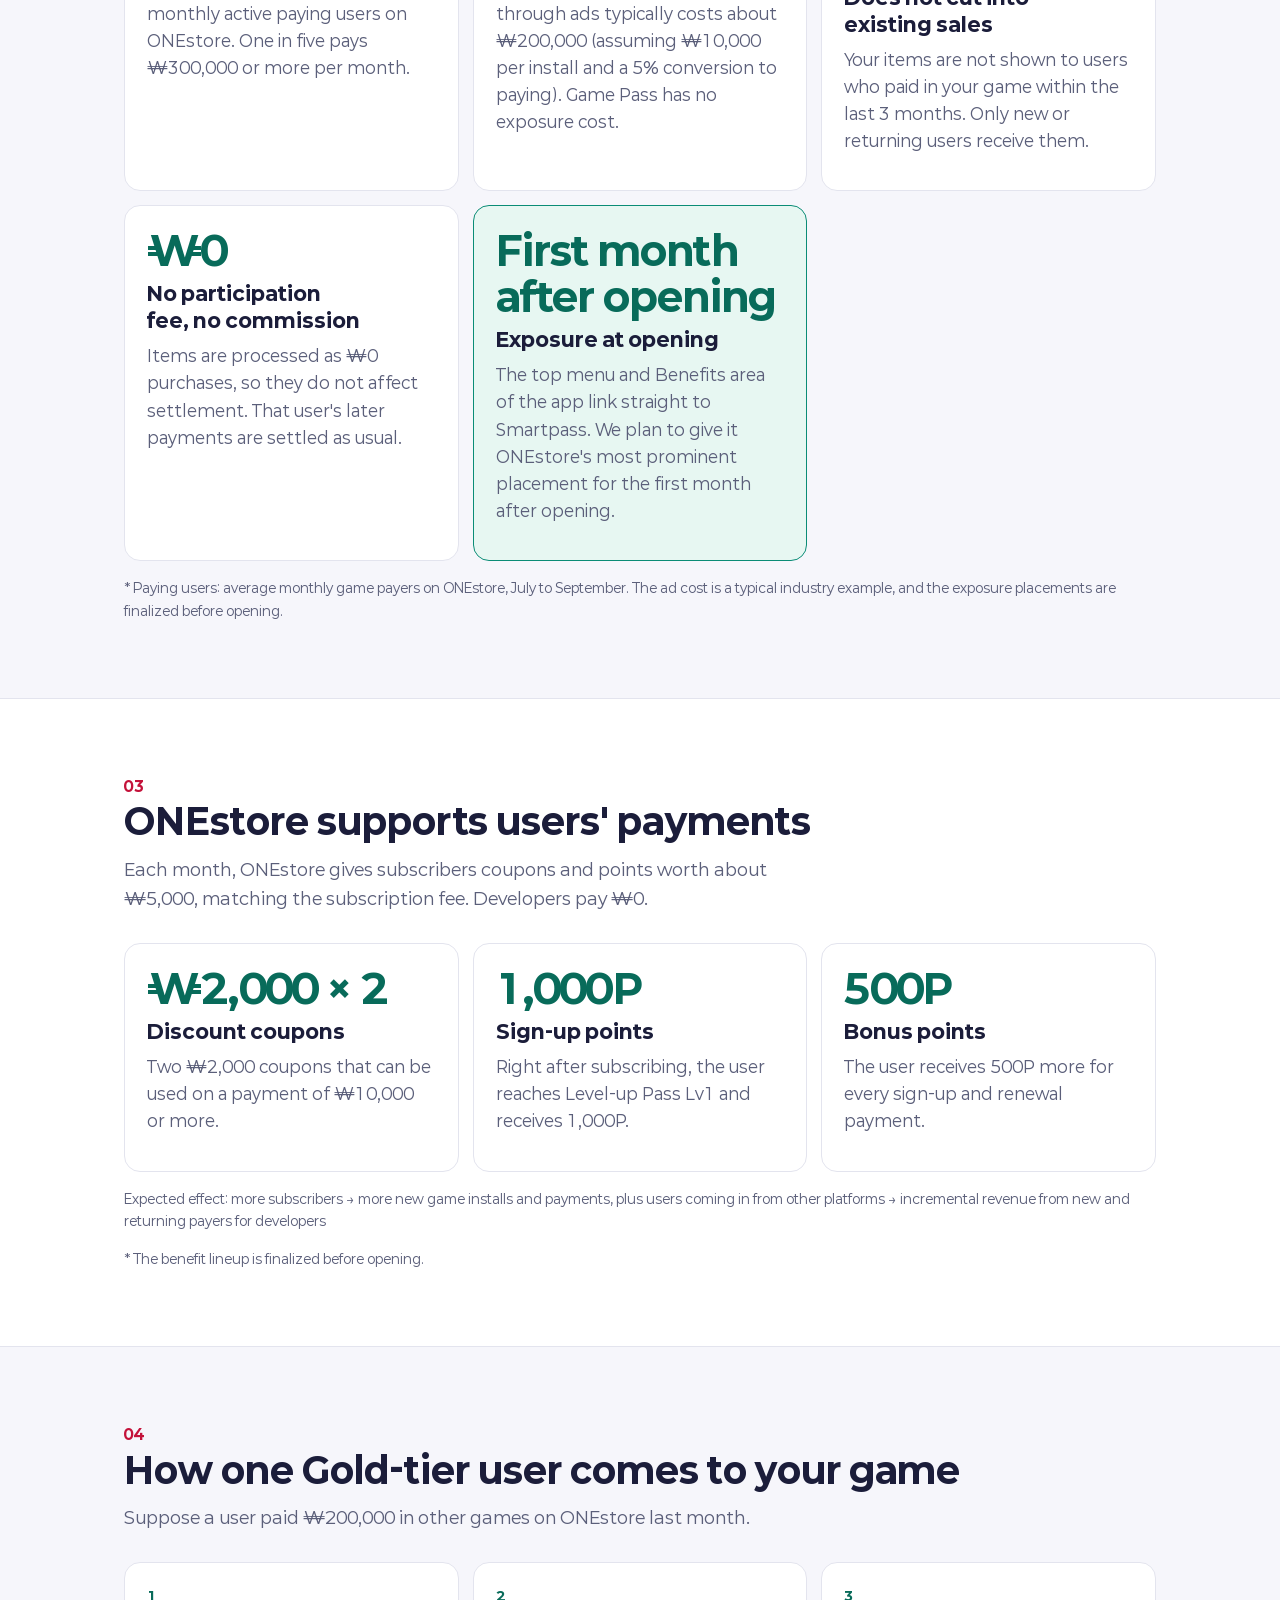
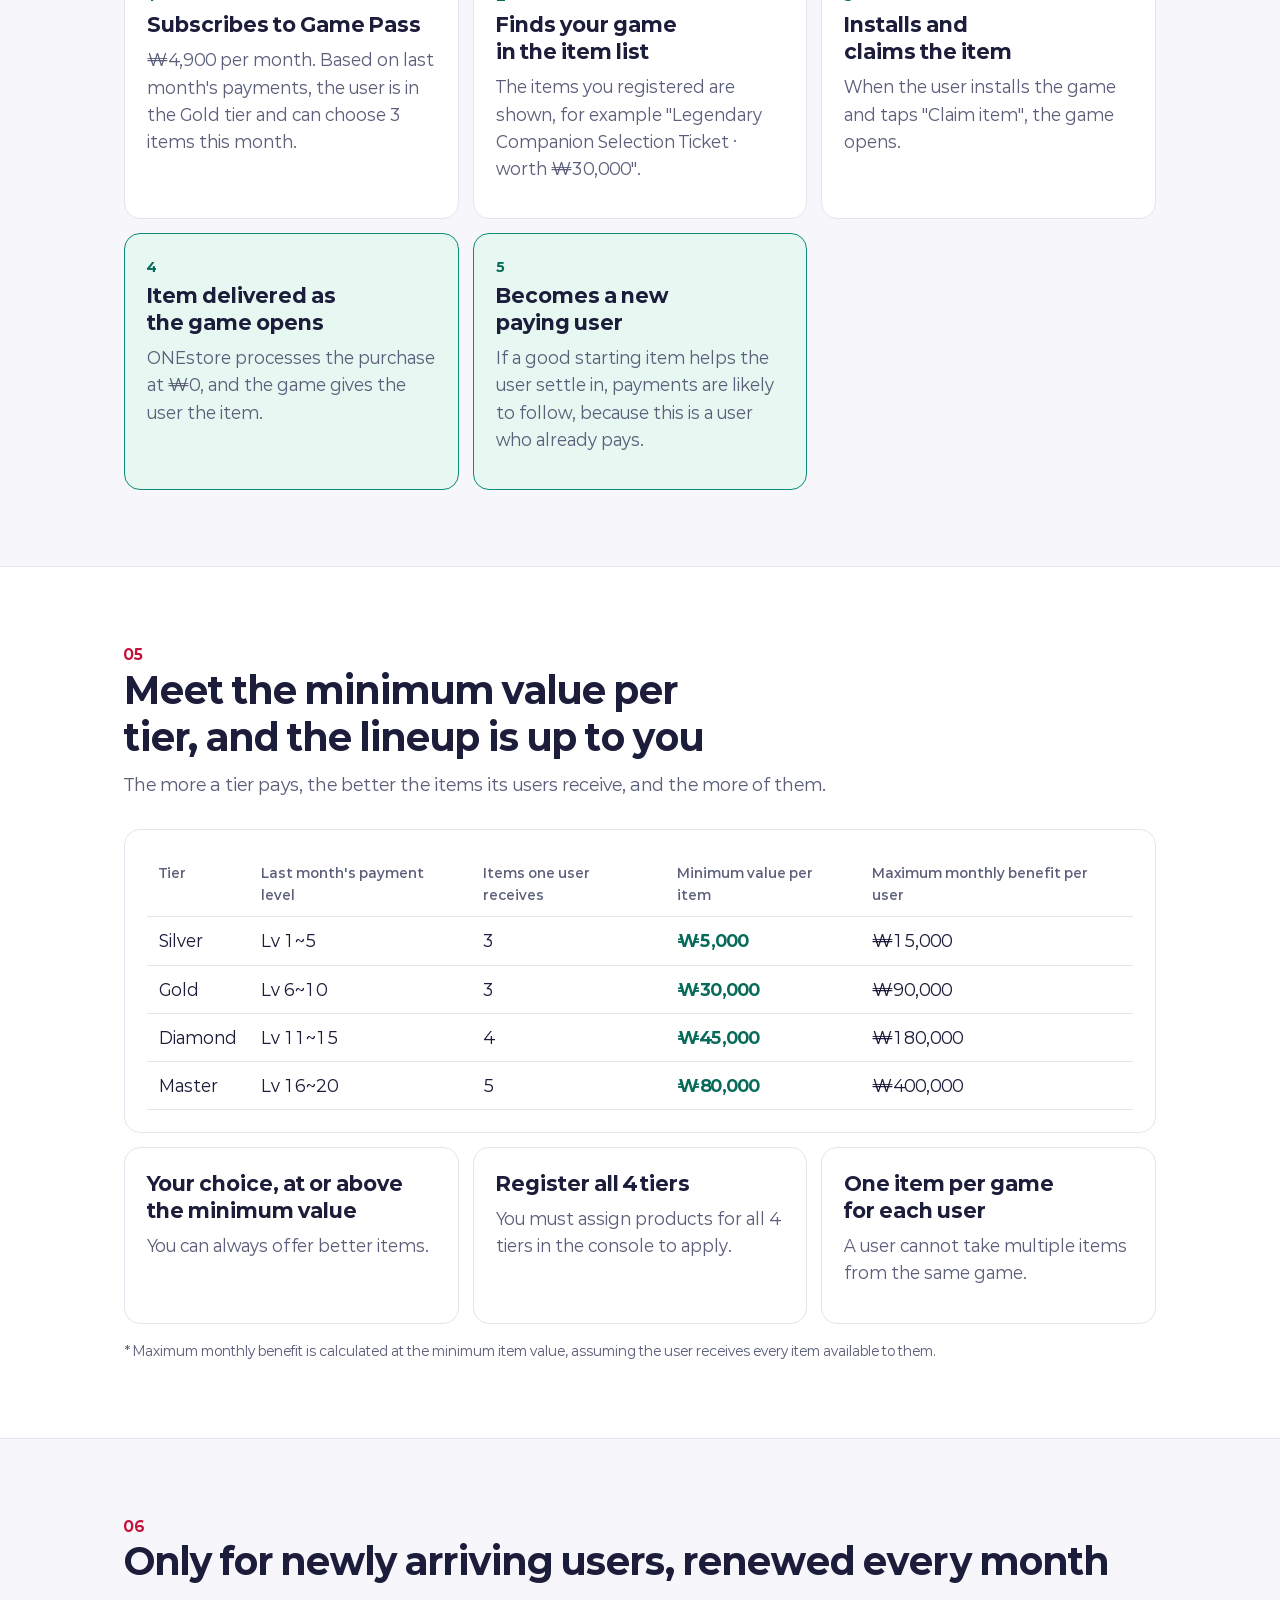
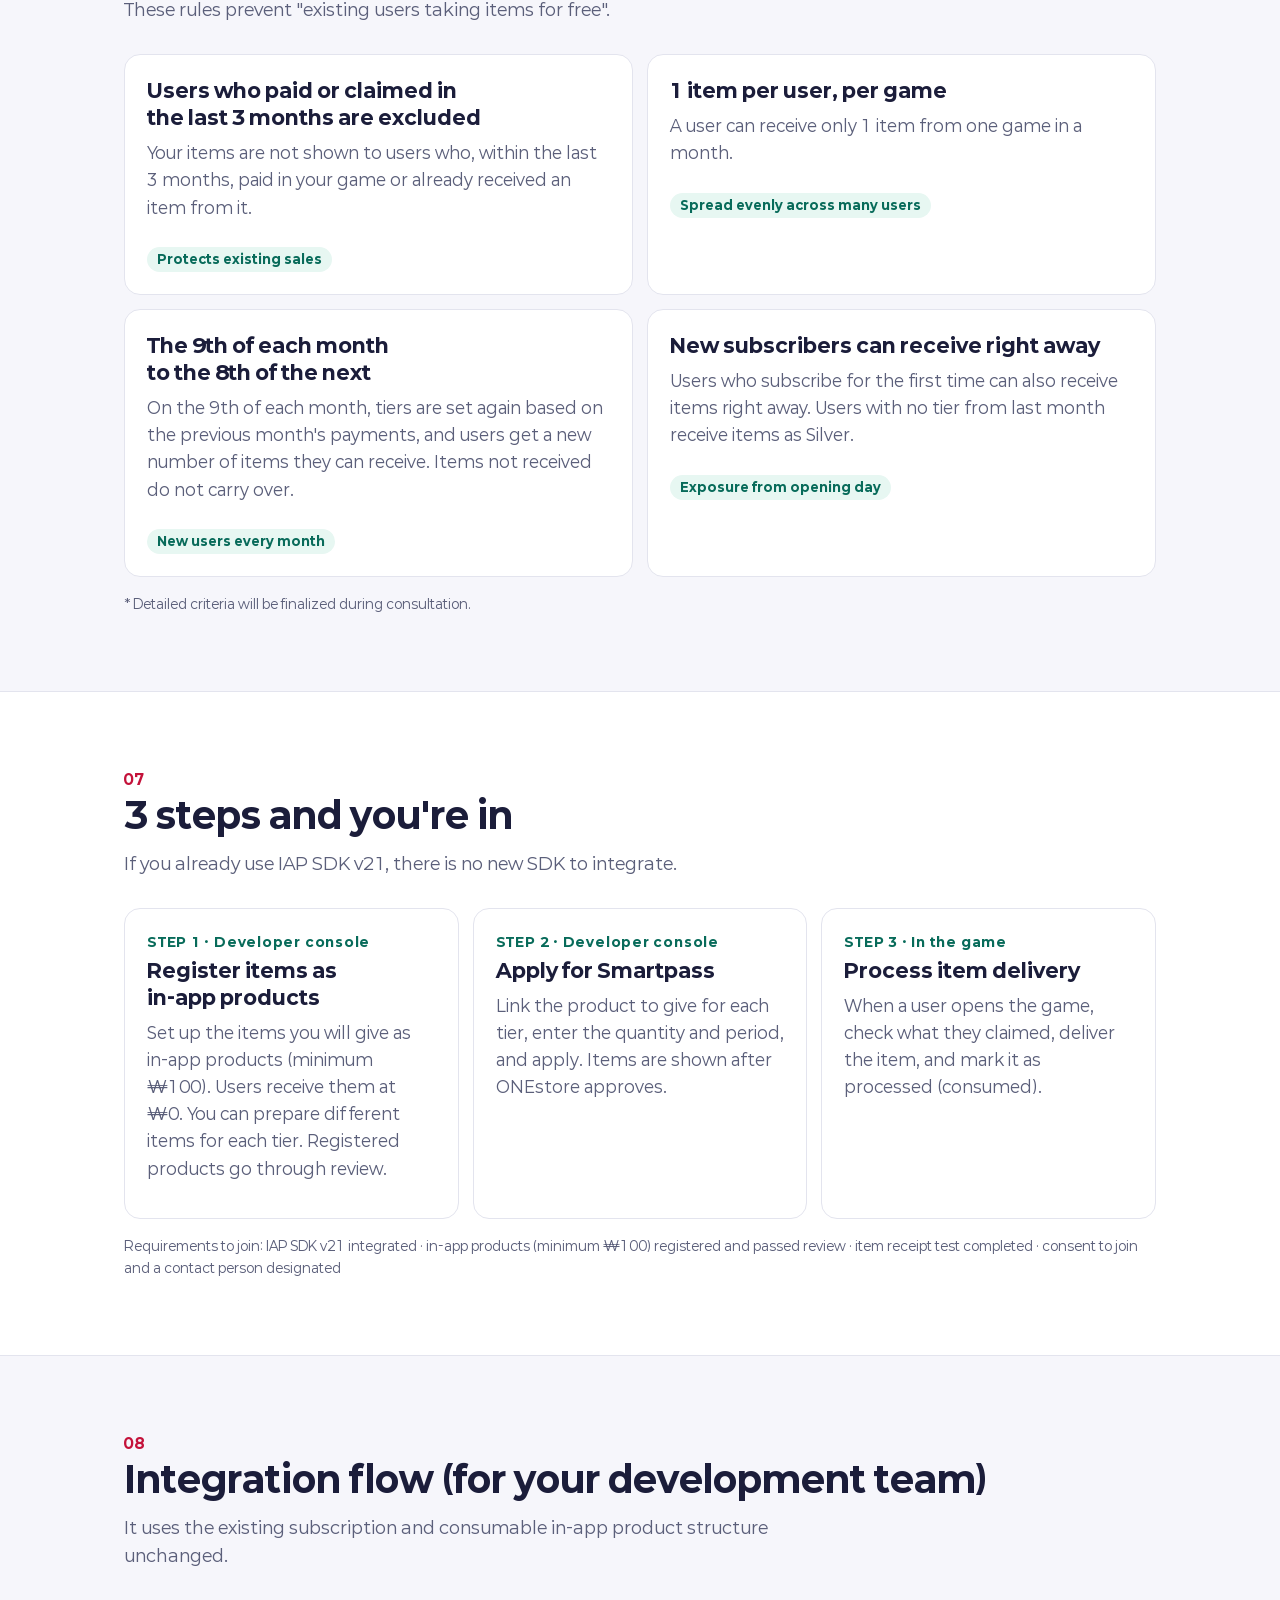
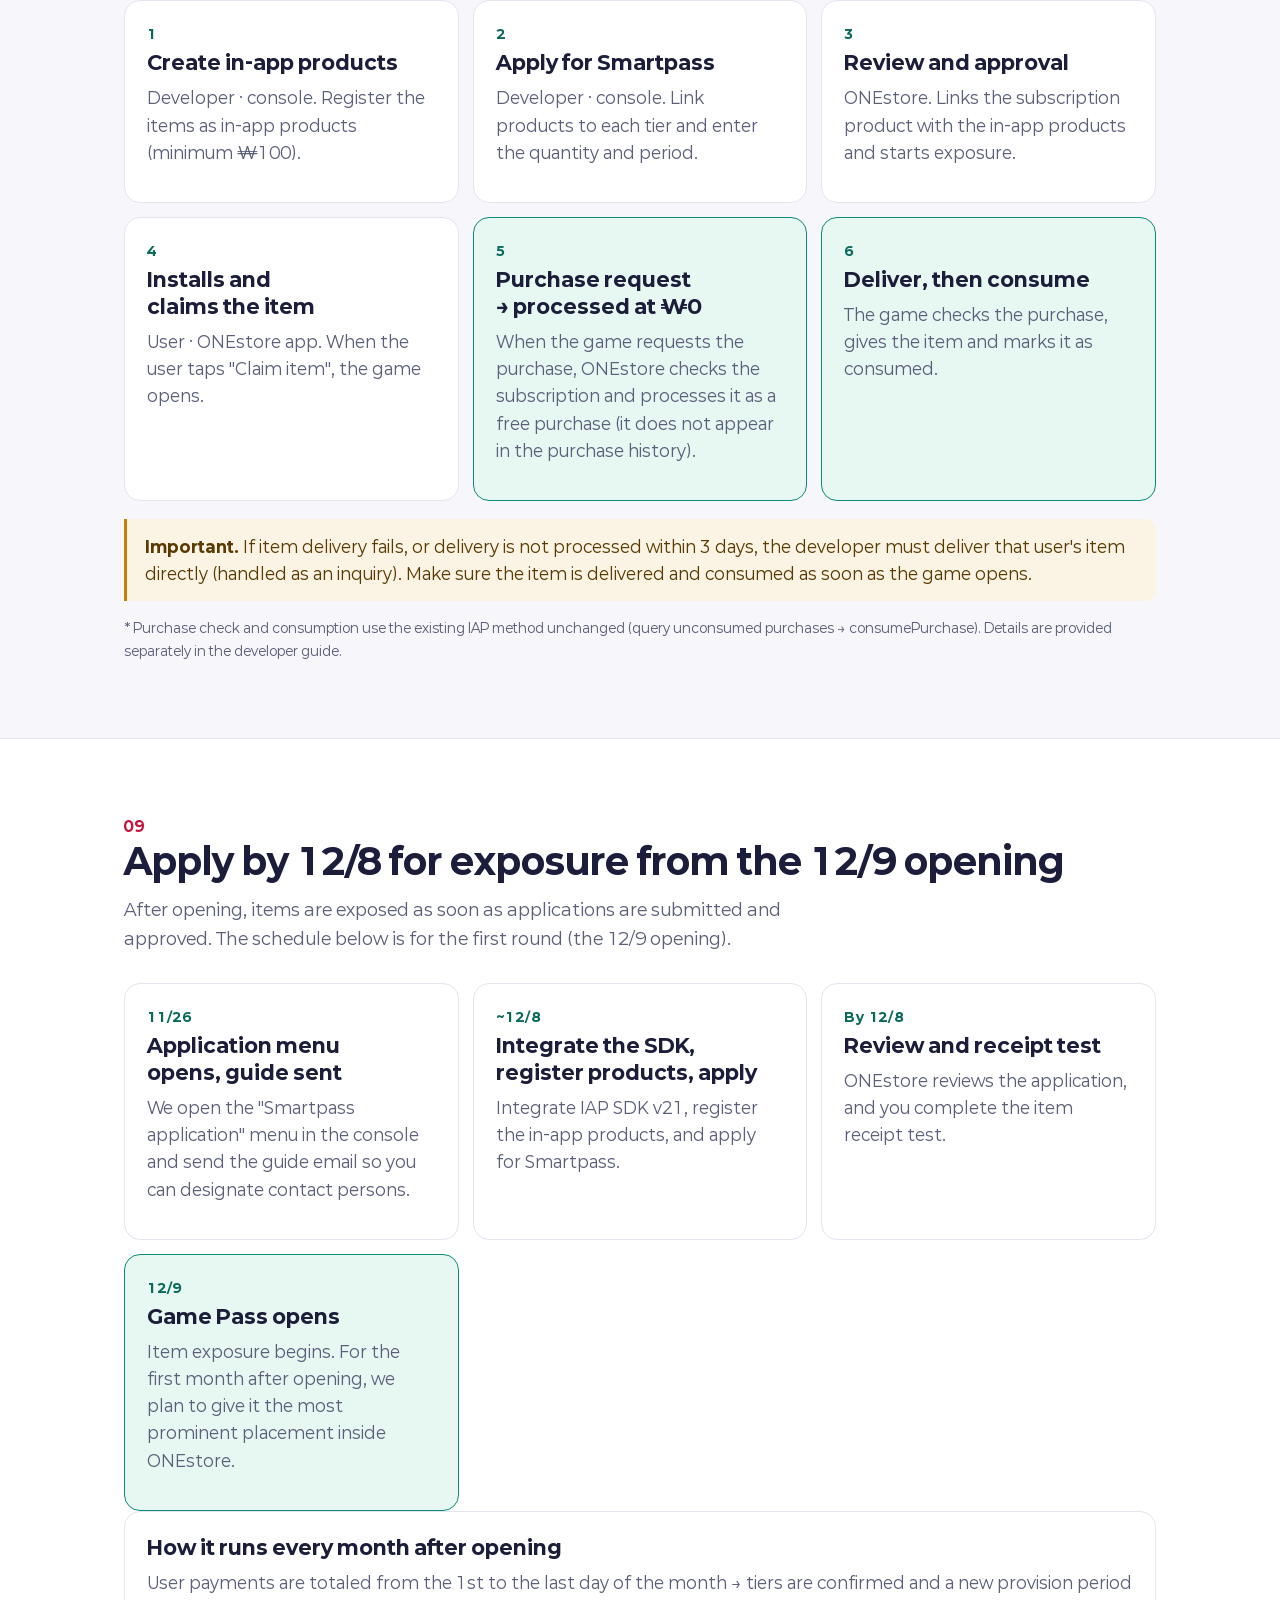
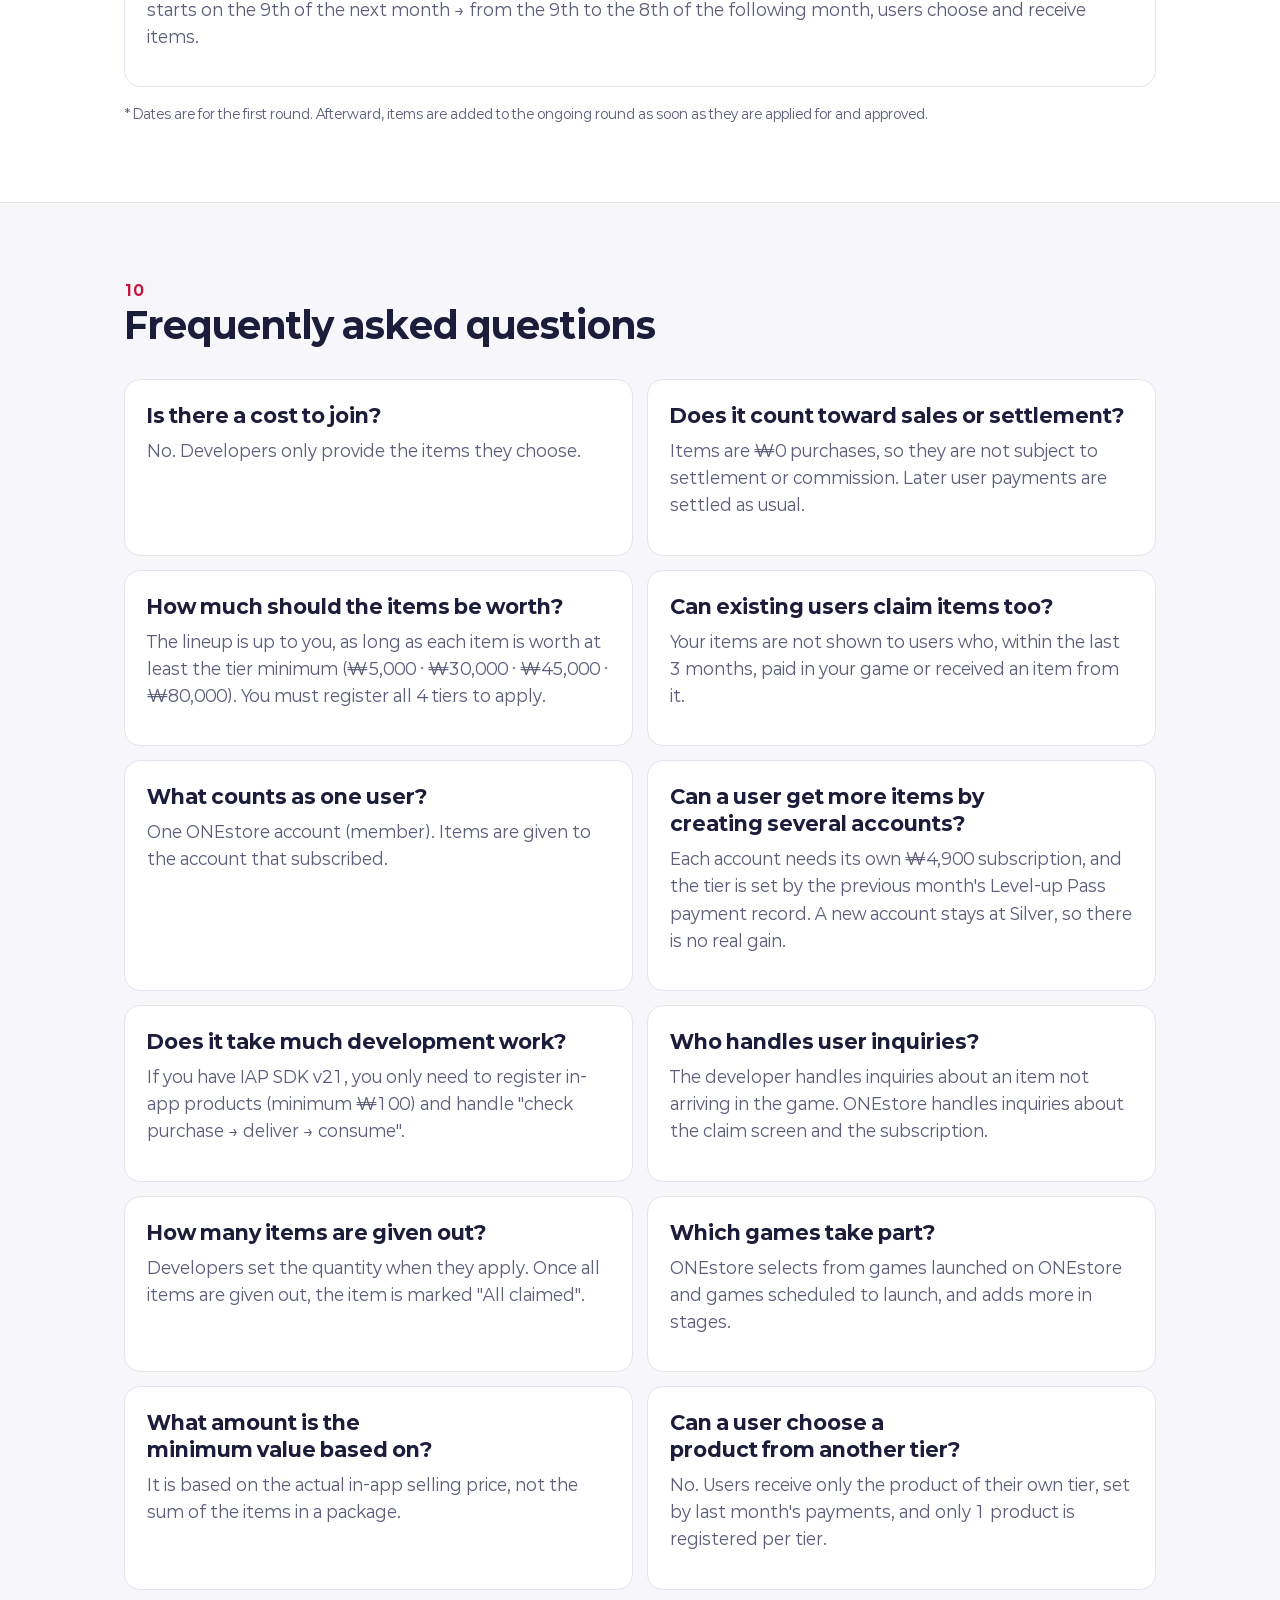
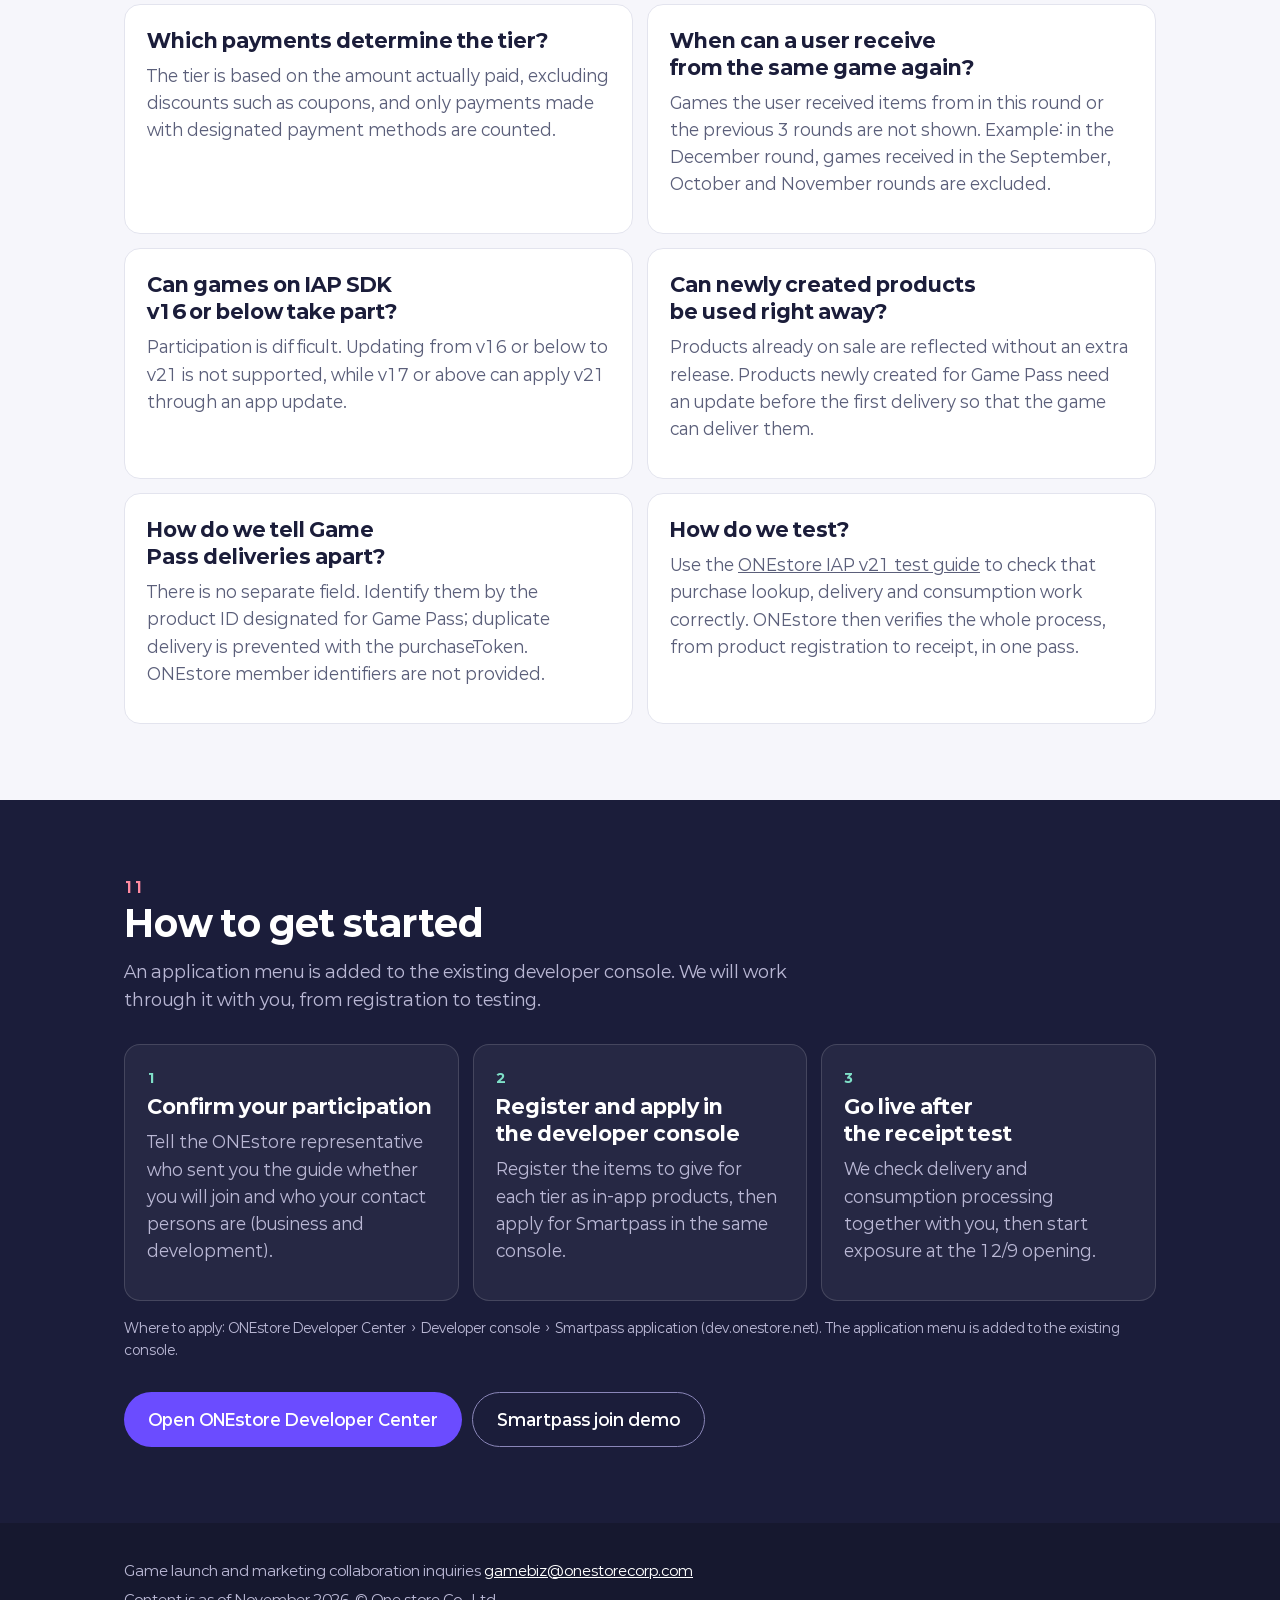
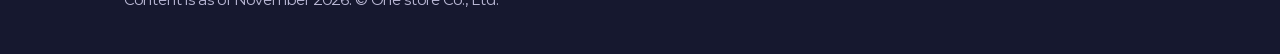
<file: smartpass.html>
<!doctype html>
<html lang="en" data-lang="en"
  data-title-ko="스마트패스 게임패스 · 원스토어"
  data-title-en="Smartpass Game Pass · ONEstore"
  data-title-zh="Smartpass Game Pass · ONEstore"
  data-title-ja="Smartpass Game Pass · ONEstore"
  data-desc-ko="아이템만 등록하면 결제 이용자가 게임으로 옵니다. 참여 혜택과 방법을 안내합니다."
  data-desc-en="Register in-game items and paying users come to your game. Benefits and how to join."
  data-desc-zh="只需登记道具，付费用户就会来到游戏。介绍参与权益与方式。"
  data-desc-ja="アイテムを登録するだけで、課金ユーザーがゲームに訪れます。参加メリットと方法をご案内します。">
<head>
<meta charset="utf-8">
<meta name="viewport" content="width=device-width,initial-scale=1">
<title>Smartpass Game Pass · ONEstore</title>
<meta name="description" content="Register in-game items and paying users come to your game. Benefits and how to join.">
<meta property="og:title" content="Smartpass Game Pass · ONEstore">
<meta property="og:description" content="Register in-game items and paying users come to your game. Benefits and how to join.">
<meta property="og:type" content="website">
<meta property="og:image" content="https://introduction.onestorecorp.com/assets/og-image.png">
<meta property="og:image:width" content="1200">
<meta property="og:image:height" content="630">
<meta name="twitter:card" content="summary_large_image">
<meta name="twitter:image" content="https://introduction.onestorecorp.com/assets/og-image.png">
<link rel="icon" type="image/png" href="assets/favicon.png">
<link rel="apple-touch-icon" href="assets/favicon.png">
<link rel="preload" href="fonts/Paperlogy-400.woff2" as="font" type="font/woff2" crossorigin>
<link rel="preload" href="fonts/Paperlogy-600.woff2" as="font" type="font/woff2" crossorigin>
<link rel="preload" href="fonts/Paperlogy-800.woff2" as="font" type="font/woff2" crossorigin>
<link rel="stylesheet" href="style.css?v=e5278ded">
<script src="site.js?v=1ceebeff"></script>
</head>
<body class="sp">

<header class="topbar"><div class="wrap">
  <a class="brand" href="index.html" data-lang-link><img src="assets/logo-w.png" alt="ONE store"><span lang="ko">← 처음으로</span><span lang="en">← Home</span><span lang="zh-Hans">← 返回首页</span><span lang="ja">← トップへ</span></a>
  <div class="lang-toggle" role="group" aria-label="Language">
    <a href="smartpass.html?lang=ko" data-set="ko" hreflang="ko">KO</a>
    <a href="smartpass.html?lang=en" data-set="en" hreflang="en" aria-current="true">EN</a>
    <a href="smartpass.html?lang=zh" data-set="zh" hreflang="zh-Hans">中文</a>
    <a href="smartpass.html?lang=ja" data-set="ja" hreflang="ja">日本語</a>
  </div>
</div></header>

<main>
<section class="hero"><div class="wrap">
  <p class="eyebrow">SMARTPASS · GAME PASS</p>
  <h1 lang="ko">아이템만 등록하면, <em>결제 이용자</em>가 게임으로 옵니다</h1>
  <h1 lang="en">Just register your items, and <em>paying users</em> come to your game</h1>
  <h1 lang="zh-Hans">只需登记道具，<em>付费用户</em>就会来到游戏</h1>
  <h1 lang="ja">アイテムを登録するだけで、<em>課金ユーザー</em>がゲームにやってきます</h1>
  <p class="lede" lang="ko">게임패스는 월 4,900원 구독자에게 매달 게임 아이템을 주는 원스토어 멤버십입니다.</p>
  <p class="lede" lang="en">Game Pass is a ONEstore membership that gives subscribers in-game items every month for a ₩4,900 monthly subscription.</p>
  <p class="lede" lang="zh-Hans">Game Pass 是 ONEstore 的会员服务，面向每月₩4,900的订阅用户，每月赠送游戏道具。</p>
  <p class="lede" lang="ja">Game Pass は、月額₩4,900の加入者に毎月ゲームアイテムを贈る ONEstore のメンバーシップです。</p>
</div></section>
<section class="nums n3"><div class="wrap">
  <div class="num">
    <b lang="ko">0원</b><b lang="en">₩0</b><b lang="zh-Hans">₩0</b><b lang="ja">₩0</b>
    <span lang="ko">참여비 · 수수료 · 광고비</span><span lang="en">participation fee, commission, ad cost</span><span lang="zh-Hans">参与费、分成、广告费</span><span lang="ja">参加費・手数料・広告費</span>
  </div>
  <div class="num">
    <b lang="ko">약 11만 명</b><b lang="en">about 110,000</b><b lang="zh-Hans">约11万人</b><b lang="ja">約11万人</b>
    <span lang="ko">원스토어 월 활성 결제 이용자에게 노출</span><span lang="en">exposure to ONEstore's monthly active paying users</span><span lang="zh-Hans">向 ONEstore 月活跃付费用户曝光</span><span lang="ja">ONEstore の月間アクティブ課金ユーザーに露出</span>
  </div>
  <div class="num">
    <b lang="ko">3단계</b><b lang="en">3 steps</b><b lang="zh-Hans">3步</b><b lang="ja">3ステップ</b>
    <span lang="ko">상품 등록 → 신청 → 지급 처리</span><span lang="en">register products → apply → deliver items</span><span lang="zh-Hans">登记商品 → 申请 → 发放处理</span><span lang="ja">商品登録 → 申請 → 付与処理</span>
  </div>
</div></section>

<section class="sec"><div class="wrap">
  <div class="sec-head">
    <span class="sec-num">01</span>
    <h2 class="sec-title" lang="ko">게임패스란</h2>
    <h2 class="sec-title" lang="en">What is Game Pass?</h2>
    <h2 class="sec-title" lang="zh-Hans">什么是 Game Pass</h2>
    <h2 class="sec-title" lang="ja">Game Pass とは</h2>
    <p class="sec-lead" lang="ko">원스토어가 구독자를 모으고, 개발사는 아이템을 내고, 구독자는 새 게임을 시작합니다.</p>
    <p class="sec-lead" lang="en">ONEstore brings in subscribers, developers provide items, and subscribers start new games.</p>
    <p class="sec-lead" lang="zh-Hans">ONEstore 汇聚订阅用户，开发商提供道具，订阅用户开始玩新游戏。</p>
    <p class="sec-lead" lang="ja">ONEstore が加入者を集め、デベロッパーがアイテムを提供し、加入者は新しいゲームを始めます。</p>
  </div>
  <div class="grid g3">
    <article class="card">
      <span class="no" lang="ko">구독자</span>
      <span class="no" lang="en">Subscribers</span>
      <span class="no" lang="zh-Hans">订阅用户</span>
      <span class="no" lang="ja">加入者</span>
      <h3 lang="ko">월 4,900원 구독</h3>
      <h3 lang="en">Subscribe for ₩4,900 per month</h3>
      <h3 lang="zh-Hans">每月₩4,900订阅</h3>
      <h3 lang="ja">月額₩4,900で加入</h3>
      <p lang="ko">지난달 원스토어 결제액으로 등급이 정해지고, 매달 받을 아이템을 고릅니다.</p>
      <p lang="en">Their tier is set by the amount they paid on ONEstore last month, and each month they choose the items to receive.</p>
      <p lang="zh-Hans">根据上月在 ONEstore 的支付金额确定等级，每月挑选要领取的道具。</p>
      <p lang="ja">先月の ONEstore での決済額でランクが決まり、毎月受け取るアイテムを選びます。</p>
    </article>
    <article class="card">
      <span class="no">ONEstore</span>
      <h3 lang="ko">게임과 아이템을 노출</h3>
      <h3 lang="en">Shows games and items</h3>
      <h3 lang="zh-Hans">展示游戏与道具</h3>
      <h3 lang="ja">ゲームとアイテムを露出</h3>
      <p lang="ko">등급 계산과 아이템 받기 화면을 운영합니다. 포인트와 할인쿠폰도 원스토어가 부담합니다.</p>
      <p lang="en">ONEstore operates tier calculation and the item claim screen, and also covers the cost of points and discount coupons.</p>
      <p lang="zh-Hans">负责等级计算和道具领取页面的运营。积分和优惠券也由 ONEstore 承担。</p>
      <p lang="ja">ランクの算定とアイテム受け取り画面を運営します。ポイントと割引クーポンも ONEstore が負担します。</p>
    </article>
    <article class="card hot">
      <span class="no" lang="ko">개발사</span>
      <span class="no" lang="en">Developers</span>
      <span class="no" lang="zh-Hans">开发商</span>
      <span class="no" lang="ja">デベロッパー</span>
      <h3 lang="ko">등급별 아이템 등록</h3>
      <h3 lang="en">Register items for each tier</h3>
      <h3 lang="zh-Hans">按等级登记道具</h3>
      <h3 lang="ja">ランク別にアイテムを登録</h3>
      <p lang="ko">아이템을 받은 이용자가 게임을 설치하고, 실행하고, 정착합니다.</p>
      <p lang="en">Users who receive an item install the game, open it and keep playing.</p>
      <p lang="zh-Hans">领取道具的用户会安装游戏、启动游戏并留存下来。</p>
      <p lang="ja">アイテムを受け取ったユーザーがゲームをインストールし、起動し、定着します。</p>
    </article>
  </div>
  <p class="fn" lang="ko">위치: 원스토어 앱 › 혜택 › 스마트패스 안의 게임패스 탭</p>
  <p class="fn" lang="en">Location: ONEstore app › Benefits › Smartpass › Game Pass tab</p>
  <p class="fn" lang="zh-Hans">位置：ONEstore 应用 › 福利 › Smartpass 内的 Game Pass 标签页</p>
  <p class="fn" lang="ja">場所：ONEstore アプリ › 特典 › Smartpass 内の Game Pass タブ</p>
</div></section>

<section class="sec soft"><div class="wrap">
  <div class="sec-head">
    <span class="sec-num">02</span>
    <h2 class="sec-title" lang="ko">광고비 없이, 결제하는 이용자를 데려옵니다</h2>
    <h2 class="sec-title" lang="en">Bring in users who pay, with no ad cost</h2>
    <h2 class="sec-title" lang="zh-Hans">无需广告费，带来付费用户</h2>
    <h2 class="sec-title" lang="ja">広告費なしで、課金するユーザーを呼び込みます</h2>
    <p class="sec-lead" lang="ko">개발사가 내는 것은 아이템뿐입니다.</p>
    <p class="sec-lead" lang="en">Items are all a developer provides.</p>
    <p class="sec-lead" lang="zh-Hans">开发商需要提供的只有道具。</p>
    <p class="sec-lead" lang="ja">デベロッパーが提供するのはアイテムだけです。</p>
  </div>
  <div class="grid g-auto">
    <article class="card">
      <b class="big" lang="ko">11만 명</b>
      <b class="big" lang="en">110,000</b>
      <b class="big" lang="zh-Hans">11万人</b>
      <b class="big" lang="ja">11万人</b>
      <h3 lang="ko">결제하는 이용자에게 노출</h3>
      <h3 lang="en">Exposure to users who pay</h3>
      <h3 lang="zh-Hans">向付费用户曝光</h3>
      <h3 lang="ja">課金するユーザーに露出</h3>
      <p lang="ko">원스토어 월 활성 결제 이용자 약 11만 명이 대상입니다. 5명 중 1명은 월 30만 원 이상 결제합니다.</p>
      <p lang="en">The audience is about 110,000 monthly active paying users on ONEstore. One in five pays ₩300,000 or more per month.</p>
      <p lang="zh-Hans">面向 ONEstore 约11万人的月活跃付费用户。每5人中有1人每月支付₩300,000以上。</p>
      <p lang="ja">ONEstore の月間アクティブ課金ユーザー約11万人が対象です。5人に1人は月に₩300,000以上を課金しています。</p>
    </article>
    <article class="card">
      <b class="big" lang="ko">0원</b>
      <b class="big" lang="en">₩0</b>
      <b class="big" lang="zh-Hans">₩0</b>
      <b class="big" lang="ja">₩0</b>
      <h3 lang="ko">이용자 확보 비용 없음</h3>
      <h3 lang="en">No user acquisition cost</h3>
      <h3 lang="zh-Hans">无用户获取成本</h3>
      <h3 lang="ja">ユーザー獲得コストなし</h3>
      <p lang="ko">광고로 결제 이용자 1명을 데려오면 보통 약 20만 원이 듭니다(설치 1만 원, 결제 전환 5% 기준). 게임패스는 노출 비용이 없습니다.</p>
      <p lang="en">Acquiring one paying user through ads typically costs about ₩200,000 (assuming ₩10,000 per install and a 5% conversion to paying). Game Pass has no exposure cost.</p>
      <p lang="zh-Hans">通过广告获取1名付费用户，通常需要约₩200,000（按每次安装₩10,000、付费转化率5%计算）。Game Pass 没有曝光费用。</p>
      <p lang="ja">広告で課金ユーザー1人を獲得するには、通常約₩200,000かかります（インストール1件₩10,000、課金転換率5%の場合）。Game Pass には露出費用がかかりません。</p>
    </article>
    <article class="card">
      <b class="big" lang="ko">신규 · 복귀</b>
      <b class="big" lang="en">New · Returning</b>
      <b class="big" lang="zh-Hans">新增 · 回流</b>
      <b class="big" lang="ja">新規・復帰</b>
      <h3 lang="ko">기존 매출을 깎지 않음</h3>
      <h3 lang="en">Does not cut into existing sales</h3>
      <h3 lang="zh-Hans">不蚕食现有销售额</h3>
      <h3 lang="ja">既存の売上を削らない</h3>
      <p lang="ko">최근 3개월 안에 그 게임에 결제했던 이용자에게는 보이지 않습니다. 새로 오거나 돌아오는 이용자만 받습니다.</p>
      <p lang="en">Your items are not shown to users who paid in your game within the last 3 months. Only new or returning users receive them.</p>
      <p lang="zh-Hans">不会向最近3个月内在该游戏中付费过的用户展示。只有新来或回流的用户才能领取。</p>
      <p lang="ja">直近3か月以内にそのゲームで課金したユーザーには表示されません。新しく来るユーザーか、戻ってくるユーザーだけが受け取ります。</p>
    </article>
    <article class="card">
      <b class="big" lang="ko">0원</b>
      <b class="big" lang="en">₩0</b>
      <b class="big" lang="zh-Hans">₩0</b>
      <b class="big" lang="ja">₩0</b>
      <h3 lang="ko">참여비 · 수수료 없음</h3>
      <h3 lang="en">No participation fee, no commission</h3>
      <h3 lang="zh-Hans">无参与费、无分成</h3>
      <h3 lang="ja">参加費・手数料なし</h3>
      <p lang="ko">아이템은 0원 구매로 처리돼 정산에 영향이 없습니다. 이후 그 이용자의 결제는 평소처럼 정산됩니다.</p>
      <p lang="en">Items are processed as ₩0 purchases, so they do not affect settlement. That user's later payments are settled as usual.</p>
      <p lang="zh-Hans">道具按₩0购买处理，不影响结算。此后该用户的付费照常结算。</p>
      <p lang="ja">アイテムは₩0の購入として処理されるため、精算に影響しません。その後のそのユーザーの決済は、通常どおり精算されます。</p>
    </article>
    <article class="card hot">
      <b class="big" lang="ko">오픈 후 한 달</b>
      <b class="big" lang="en">First month after opening</b>
      <b class="big" lang="zh-Hans">开放后首月</b>
      <b class="big" lang="ja">オープン後1か月</b>
      <h3 lang="ko">오픈 노출</h3>
      <h3 lang="en">Exposure at opening</h3>
      <h3 lang="zh-Hans">开放曝光</h3>
      <h3 lang="ja">オープン時の露出</h3>
      <p lang="ko">앱 상단 메뉴·혜택 영역에서 스마트패스로 바로 연결됩니다. 오픈 후 한 달간 원스토어 안에서 가장 메인으로 노출할 예정입니다.</p>
      <p lang="en">The top menu and Benefits area of the app link straight to Smartpass. We plan to give it ONEstore's most prominent placement for the first month after opening.</p>
      <p lang="zh-Hans">可从应用顶部菜单和福利区域直接进入 Smartpass。开放后一个月内，计划在 ONEstore 内以最主要的位置曝光。</p>
      <p lang="ja">アプリ上部のメニューや特典エリアから、Smartpass に直接つながります。オープン後の1か月間、ONEstore の中で最も目立つメインの位置で露出する予定です。</p>
    </article>
  </div>
  <p class="fn" lang="ko">* 결제 이용자 수: 원스토어 월 게임 결제자 7~9월 평균. 광고 비용은 업계 일반 수준 예시이며, 노출 지면은 오픈 전 확정됩니다.</p>
  <p class="fn" lang="en">* Paying users: average monthly game payers on ONEstore, July to September. The ad cost is a typical industry example, and the exposure placements are finalized before opening.</p>
  <p class="fn" lang="zh-Hans">* 付费用户数：ONEstore 月游戏付费用户数的7~9月平均值。广告费用为业内一般水平的示例，曝光位置将在开放前确定。</p>
  <p class="fn" lang="ja">* 課金ユーザー数：ONEstore の月間ゲーム課金者数の7〜9月平均。広告費用は業界の一般的な水準を例示したもので、露出面はオープン前に確定します。</p>
</div></section>

<section class="sec"><div class="wrap">
  <div class="sec-head">
    <span class="sec-num">03</span>
    <h2 class="sec-title" lang="ko">원스토어가 결제를 지원합니다</h2>
    <h2 class="sec-title" lang="en">ONEstore supports users' payments</h2>
    <h2 class="sec-title" lang="zh-Hans">ONEstore 为用户付费提供支持</h2>
    <h2 class="sec-title" lang="ja">ONEstore が決済を支援します</h2>
    <p class="sec-lead" lang="ko">구독료에 상응하는 약 5,000원 상당의 쿠폰·포인트를 원스토어가 매달 구독자에게 줍니다. 개발사 부담은 0원입니다.</p>
    <p class="sec-lead" lang="en">Each month, ONEstore gives subscribers coupons and points worth about ₩5,000, matching the subscription fee. Developers pay ₩0.</p>
    <p class="sec-lead" lang="zh-Hans">ONEstore 每月向订阅用户发放价值约₩5,000、与订阅费相当的优惠券和积分。开发商负担为₩0。</p>
    <p class="sec-lead" lang="ja">購読料に相当する約₩5,000分のクーポンとポイントを、ONEstore が毎月加入者に贈ります。デベロッパーの負担は₩0です。</p>
  </div>
  <div class="grid g3">
    <article class="card">
      <b class="big" lang="ko">₩2,000 × 2</b>
      <b class="big" lang="en">₩2,000 × 2</b>
      <b class="big" lang="zh-Hans">₩2,000 × 2</b>
      <b class="big" lang="ja">₩2,000 × 2</b>
      <h3 lang="ko">할인쿠폰</h3>
      <h3 lang="en">Discount coupons</h3>
      <h3 lang="zh-Hans">优惠券</h3>
      <h3 lang="ja">割引クーポン</h3>
      <p lang="ko">1만 원 이상 결제 시 사용할 수 있는 2,000원 쿠폰 2장입니다.</p>
      <p lang="en">Two ₩2,000 coupons that can be used on a payment of ₩10,000 or more.</p>
      <p lang="zh-Hans">2张₩2,000的优惠券，单笔支付满₩10,000时可使用。</p>
      <p lang="ja">₩10,000以上の決済時に使える₩2,000クーポン2枚です。</p>
    </article>
    <article class="card">
      <b class="big" lang="ko">1,000P</b>
      <b class="big" lang="en">1,000P</b>
      <b class="big" lang="zh-Hans">1,000P</b>
      <b class="big" lang="ja">1,000P</b>
      <h3 lang="ko">가입 포인트</h3>
      <h3 lang="en">Sign-up points</h3>
      <h3 lang="zh-Hans">订阅积分</h3>
      <h3 lang="ja">加入ポイント</h3>
      <p lang="ko">구독 즉시 레벨업 패스 Lv1을 달성하고 1,000P를 받습니다.</p>
      <p lang="en">Right after subscribing, the user reaches Level-up Pass Lv1 and receives 1,000P.</p>
      <p lang="zh-Hans">订阅后立即达成升级通行证 Lv1，并获得1,000P。</p>
      <p lang="ja">加入するとすぐにレベルアップパス Lv1を達成し、1,000Pを受け取ります。</p>
    </article>
    <article class="card">
      <b class="big" lang="ko">500P</b>
      <b class="big" lang="en">500P</b>
      <b class="big" lang="zh-Hans">500P</b>
      <b class="big" lang="ja">500P</b>
      <h3 lang="ko">보너스 포인트</h3>
      <h3 lang="en">Bonus points</h3>
      <h3 lang="zh-Hans">奖励积分</h3>
      <h3 lang="ja">ボーナスポイント</h3>
      <p lang="ko">가입·갱신 결제마다 500P를 더 받습니다.</p>
      <p lang="en">The user receives 500P more for every sign-up and renewal payment.</p>
      <p lang="zh-Hans">每次订阅和续订支付，均可额外获得500P。</p>
      <p lang="ja">加入・更新の決済ごとに500Pを追加で受け取ります。</p>
    </article>
  </div>
  <p class="fn" lang="ko">기대 효과: 구독자 증가 → 새 게임 설치·결제 증가 및 타 플랫폼 이용자 유입 → 개발사 신규·복귀 결제 증분 수익</p>
  <p class="fn" lang="en">Expected effect: more subscribers → more new game installs and payments, plus users coming in from other platforms → incremental revenue from new and returning payers for developers</p>
  <p class="fn" lang="zh-Hans">预期效果：订阅用户增加 → 新游戏安装与付费增加，并带来其他平台的用户 → 开发商新增、回流付费带来增量收入</p>
  <p class="fn" lang="ja">期待される効果：加入者の増加 → 新しいゲームのインストール・課金の増加と他プラットフォームからのユーザー流入 → デベロッパーの新規・復帰課金による増分収益</p>
  <p class="fn" lang="ko">* 혜택 구성은 오픈 전 최종 확정됩니다.</p>
  <p class="fn" lang="en">* The benefit lineup is finalized before opening.</p>
  <p class="fn" lang="zh-Hans">* 福利构成将在开放前最终确定。</p>
  <p class="fn" lang="ja">* 特典の構成はオープン前に最終確定します。</p>
</div></section>

<section class="sec soft"><div class="wrap">
  <div class="sec-head">
    <span class="sec-num">04</span>
    <h2 class="sec-title" lang="ko">골드 등급 이용자 한 명이 게임에 오기까지</h2>
    <h2 class="sec-title" lang="en">How one Gold-tier user comes to your game</h2>
    <h2 class="sec-title" lang="zh-Hans">一名黄金等级用户来到游戏的过程</h2>
    <h2 class="sec-title" lang="ja">ゴールドランクのユーザー1人がゲームに来るまで</h2>
    <p class="sec-lead" lang="ko">지난달 원스토어에서 다른 게임에 20만 원을 결제한 이용자가 있다고 해 봅니다.</p>
    <p class="sec-lead" lang="en">Suppose a user paid ₩200,000 in other games on ONEstore last month.</p>
    <p class="sec-lead" lang="zh-Hans">假设有一位用户上月在 ONEstore 的其他游戏中支付了₩200,000。</p>
    <p class="sec-lead" lang="ja">先月、ONEstore で他のゲームに₩200,000を課金したユーザーがいるとします。</p>
  </div>
  <div class="grid g3">
    <article class="card">
      <span class="no">1</span>
      <h3 lang="ko">게임패스 구독</h3>
      <h3 lang="en">Subscribes to Game Pass</h3>
      <h3 lang="zh-Hans">订阅 Game Pass</h3>
      <h3 lang="ja">Game Pass に加入</h3>
      <p lang="ko">월 4,900원. 지난달 결제 실적으로 골드 등급이 되어 이번 달 아이템 3개를 고를 수 있습니다.</p>
      <p lang="en">₩4,900 per month. Based on last month's payments, the user is in the Gold tier and can choose 3 items this month.</p>
      <p lang="zh-Hans">每月₩4,900。凭上月的支付记录成为黄金等级，本月可挑选3个道具。</p>
      <p lang="ja">月額₩4,900。先月の決済実績でゴールドランクとなり、今月はアイテムを3個選べます。</p>
    </article>
    <article class="card">
      <span class="no">2</span>
      <h3 lang="ko">아이템 목록에서 게임 발견</h3>
      <h3 lang="en">Finds your game in the item list</h3>
      <h3 lang="zh-Hans">在道具列表中发现游戏</h3>
      <h3 lang="ja">アイテム一覧でゲームを発見</h3>
      <p lang="ko">"전설 동료 선택권 · 3만 원 상당"처럼 등록한 아이템이 노출됩니다.</p>
      <p lang="en">The items you registered are shown, for example "Legendary Companion Selection Ticket · worth ₩30,000".</p>
      <p lang="zh-Hans">登记的道具会以“传说伙伴自选券 · 价值₩30,000”这样的形式展示。</p>
      <p lang="ja">「伝説の仲間選択券 · ₩30,000相当」のように、登録したアイテムが表示されます。</p>
    </article>
    <article class="card">
      <span class="no">3</span>
      <h3 lang="ko">설치하고 아이템 받기</h3>
      <h3 lang="en">Installs and claims the item</h3>
      <h3 lang="zh-Hans">安装并领取道具</h3>
      <h3 lang="ja">インストールして、アイテムを受け取る</h3>
      <p lang="ko">게임을 설치하고 '아이템 받기'를 누르면 게임이 실행됩니다.</p>
      <p lang="en">When the user installs the game and taps "Claim item", the game opens.</p>
      <p lang="zh-Hans">安装游戏并点击“领取道具”后，游戏随即启动。</p>
      <p lang="ja">ゲームをインストールして「アイテムを受け取る」を押すと、ゲームが起動します。</p>
    </article>
    <article class="card hot">
      <span class="no">4</span>
      <h3 lang="ko">실행과 함께 아이템 지급</h3>
      <h3 lang="en">Item delivered as the game opens</h3>
      <h3 lang="zh-Hans">启动的同时发放道具</h3>
      <h3 lang="ja">起動と同時にアイテムを付与</h3>
      <p lang="ko">원스토어가 0원으로 구매 처리하고, 게임이 아이템을 넣어 줍니다.</p>
      <p lang="en">ONEstore processes the purchase at ₩0, and the game gives the user the item.</p>
      <p lang="zh-Hans">ONEstore 按₩0完成购买处理，游戏将道具发放给用户。</p>
      <p lang="ja">ONEstore が₩0で購入処理を行い、ゲームがアイテムを付与します。</p>
    </article>
    <article class="card hot">
      <span class="no">5</span>
      <h3 lang="ko">신규 결제 이용자로</h3>
      <h3 lang="en">Becomes a new paying user</h3>
      <h3 lang="zh-Hans">成为新的付费用户</h3>
      <h3 lang="ja">新規課金ユーザーへ</h3>
      <p lang="ko">좋은 출발 아이템으로 게임에 정착하면, 원래 결제하던 이용자이므로 결제로 이어질 가능성이 큽니다.</p>
      <p lang="en">If a good starting item helps the user settle in, payments are likely to follow, because this is a user who already pays.</p>
      <p lang="zh-Hans">如果凭借优质的开局道具留存下来，由于该用户本来就在付费，转化为付费的可能性很大。</p>
      <p lang="ja">良いスタートアイテムで定着すれば、もともと課金していたユーザーなので、課金につながる可能性が高いです。</p>
    </article>
  </div>
</div></section>

<section class="sec"><div class="wrap">
  <div class="sec-head">
    <span class="sec-num">05</span>
    <h2 class="sec-title" lang="ko">등급별 최소 가치만 지키면 구성은 자유</h2>
    <h2 class="sec-title" lang="en">Meet the minimum value per tier, and the lineup is up to you</h2>
    <h2 class="sec-title" lang="zh-Hans">只要满足各等级的最低价值，道具组合可自由决定</h2>
    <h2 class="sec-title" lang="ja">ランク別の最低価値さえ守れば、構成は自由</h2>
    <p class="sec-lead" lang="ko">많이 결제하는 등급일수록 더 좋은 아이템을, 더 많이 받습니다.</p>
    <p class="sec-lead" lang="en">The more a tier pays, the better the items its users receive, and the more of them.</p>
    <p class="sec-lead" lang="zh-Hans">付费越多的等级，领取的道具越好、数量越多。</p>
    <p class="sec-lead" lang="ja">多く課金するランクほど、より良いアイテムを、より多く受け取ります。</p>
  </div>
  <div class="card"><div class="tbl-wrap"><table>
    <thead><tr>
      <th lang="ko">등급</th>
      <th lang="en">Tier</th>
      <th lang="zh-Hans">等级</th>
      <th lang="ja">ランク</th>
      <th lang="ko">지난달 결제 레벨</th>
      <th lang="en">Last month's payment level</th>
      <th lang="zh-Hans">上月支付级别</th>
      <th lang="ja">先月の決済レベル</th>
      <th lang="ko">이용자 1명이 받는 개수</th>
      <th lang="en">Items one user receives</th>
      <th lang="zh-Hans">每位用户可领取数量</th>
      <th lang="ja">ユーザー1人が受け取る個数</th>
      <th lang="ko">아이템 1개 최소 가치</th>
      <th lang="en">Minimum value per item</th>
      <th lang="zh-Hans">单个道具最低价值</th>
      <th lang="ja">アイテム1個の最低価値</th>
      <th lang="ko">이용자 월 최대 혜택</th>
      <th lang="en">Maximum monthly benefit per user</th>
      <th lang="zh-Hans">用户每月最高福利</th>
      <th lang="ja">ユーザーの月間最大特典</th>
    </tr></thead>
    <tbody>
      <tr><td lang="ko">실버</td><td lang="en">Silver</td><td lang="zh-Hans">白银</td><td lang="ja">シルバー</td><td>Lv 1~5</td><td lang="ko">3개</td><td lang="en">3</td><td lang="zh-Hans">3个</td><td lang="ja">3個</td><td class="k" lang="ko">5,000원</td><td class="k" lang="en">₩5,000</td><td class="k" lang="zh-Hans">₩5,000</td><td class="k" lang="ja">₩5,000</td><td lang="ko">1.5만 원</td><td lang="en">₩15,000</td><td lang="zh-Hans">₩15,000</td><td lang="ja">₩15,000</td></tr>
      <tr><td lang="ko">골드</td><td lang="en">Gold</td><td lang="zh-Hans">黄金</td><td lang="ja">ゴールド</td><td>Lv 6~10</td><td lang="ko">3개</td><td lang="en">3</td><td lang="zh-Hans">3个</td><td lang="ja">3個</td><td class="k" lang="ko">3만 원</td><td class="k" lang="en">₩30,000</td><td class="k" lang="zh-Hans">₩30,000</td><td class="k" lang="ja">₩30,000</td><td lang="ko">9만 원</td><td lang="en">₩90,000</td><td lang="zh-Hans">₩90,000</td><td lang="ja">₩90,000</td></tr>
      <tr><td lang="ko">다이아</td><td lang="en">Diamond</td><td lang="zh-Hans">钻石</td><td lang="ja">ダイヤ</td><td>Lv 11~15</td><td lang="ko">4개</td><td lang="en">4</td><td lang="zh-Hans">4个</td><td lang="ja">4個</td><td class="k" lang="ko">4.5만 원</td><td class="k" lang="en">₩45,000</td><td class="k" lang="zh-Hans">₩45,000</td><td class="k" lang="ja">₩45,000</td><td lang="ko">18만 원</td><td lang="en">₩180,000</td><td lang="zh-Hans">₩180,000</td><td lang="ja">₩180,000</td></tr>
      <tr><td lang="ko">마스터</td><td lang="en">Master</td><td lang="zh-Hans">大师</td><td lang="ja">マスター</td><td>Lv 16~20</td><td lang="ko">5개</td><td lang="en">5</td><td lang="zh-Hans">5个</td><td lang="ja">5個</td><td class="k" lang="ko">8만 원</td><td class="k" lang="en">₩80,000</td><td class="k" lang="zh-Hans">₩80,000</td><td class="k" lang="ja">₩80,000</td><td lang="ko">40만 원</td><td lang="en">₩400,000</td><td lang="zh-Hans">₩400,000</td><td lang="ja">₩400,000</td></tr>
    </tbody>
  </table></div></div>
  <div class="grid g3 gap-top">
    <article class="card">
      <h3 lang="ko">최소 가치 이상이면 자유</h3>
      <h3 lang="en">Your choice, at or above the minimum value</h3>
      <h3 lang="zh-Hans">不低于最低价值即可自由决定</h3>
      <h3 lang="ja">最低価値以上なら自由</h3>
      <p lang="ko">더 좋은 아이템을 넣는 것은 얼마든지 가능합니다.</p>
      <p lang="en">You can always offer better items.</p>
      <p lang="zh-Hans">完全可以提供更好的道具。</p>
      <p lang="ja">より良いアイテムを入れることも、もちろん可能です。</p>
    </article>
    <article class="card">
      <h3 lang="ko">4개 등급 모두 등록</h3>
      <h3 lang="en">Register all 4 tiers</h3>
      <h3 lang="zh-Hans">需登记全部4个等级</h3>
      <h3 lang="ja">4つのランクすべてに登録</h3>
      <p lang="ko">콘솔에서 4개 등급 상품을 모두 지정해야 신청됩니다.</p>
      <p lang="en">You must assign products for all 4 tiers in the console to apply.</p>
      <p lang="zh-Hans">必须在控制台中为4个等级都指定商品，才能提交申请。</p>
      <p lang="ja">コンソールで4つのランクすべての商品を指定しないと、申請できません。</p>
    </article>
    <article class="card">
      <h3 lang="ko">이용자는 게임당 1개</h3>
      <h3 lang="en">One item per game for each user</h3>
      <h3 lang="zh-Hans">每位用户每款游戏1个</h3>
      <h3 lang="ja">ユーザーは1ゲームにつき1個</h3>
      <p lang="ko">한 이용자가 한 게임의 아이템을 여러 개 가져가지 않습니다.</p>
      <p lang="en">A user cannot take multiple items from the same game.</p>
      <p lang="zh-Hans">同一用户不会领取同一款游戏的多个道具。</p>
      <p lang="ja">1人のユーザーが、1つのゲームのアイテムを複数受け取ることはありません。</p>
    </article>
  </div>
  <p class="fn" lang="ko">* 월 최대 혜택은 받을 수 있는 아이템을 모두 받았을 때 최소 가치로 계산한 값입니다.</p>
  <p class="fn" lang="en">* Maximum monthly benefit is calculated at the minimum item value, assuming the user receives every item available to them.</p>
  <p class="fn" lang="zh-Hans">* 每月最高福利是在领取全部可领取道具的情况下，按最低价值计算得出的数值。</p>
  <p class="fn" lang="ja">* 月間最大特典は、受け取れるアイテムをすべて受け取った場合に、最低価値で計算した値です。</p>
</div></section>

<section class="sec soft"><div class="wrap">
  <div class="sec-head">
    <span class="sec-num">06</span>
    <h2 class="sec-title" lang="ko">새로 오는 이용자에게만, 매달 새로</h2>
    <h2 class="sec-title" lang="en">Only for newly arriving users, renewed every month</h2>
    <h2 class="sec-title" lang="zh-Hans">只面向新来的用户，每月更新</h2>
    <h2 class="sec-title" lang="ja">新しく来るユーザーだけに、毎月新しく</h2>
    <p class="sec-lead" lang="ko">"기존 이용자가 공짜로 받아 가는 것"을 막는 규칙입니다.</p>
    <p class="sec-lead" lang="en">These rules prevent "existing users taking items for free".</p>
    <p class="sec-lead" lang="zh-Hans">这些规则用于防止“现有用户免费领走道具”。</p>
    <p class="sec-lead" lang="ja">「既存ユーザーが無料で受け取ってしまうこと」を防ぐルールです。</p>
  </div>
  <div class="grid g2">
    <article class="card">
      <h3 lang="ko">최근 3개월 결제·수령 이용자 제외</h3>
      <h3 lang="en">Users who paid or claimed in the last 3 months are excluded</h3>
      <h3 lang="zh-Hans">排除最近3个月内付费或领取过的用户</h3>
      <h3 lang="ja">直近3か月の課金・受領ユーザーは対象外</h3>
      <p lang="ko">그 게임에 최근 3개월 안에 결제했거나 이미 받은 이용자에게는 보이지 않습니다.</p>
      <p lang="en">Your items are not shown to users who, within the last 3 months, paid in your game or already received an item from it.</p>
      <p lang="zh-Hans">不会向最近3个月内在该游戏中付费过或已领取过道具的用户展示。</p>
      <p lang="ja">直近3か月以内に、そのゲームで課金した、またはすでにアイテムを受け取ったユーザーには表示されません。</p>
      <span class="tag" lang="ko">기존 매출 보호</span>
      <span class="tag" lang="en">Protects existing sales</span>
      <span class="tag" lang="zh-Hans">保护现有销售额</span>
      <span class="tag" lang="ja">既存売上の保護</span>
    </article>
    <article class="card">
      <h3 lang="ko">이용자 1명당 게임당 1개</h3>
      <h3 lang="en">1 item per user, per game</h3>
      <h3 lang="zh-Hans">每位用户每款游戏1个</h3>
      <h3 lang="ja">ユーザー1人につき、1ゲーム1個</h3>
      <p lang="ko">한 이용자가 한 달에 한 게임에서 받을 수 있는 것은 1개뿐입니다.</p>
      <p lang="en">A user can receive only 1 item from one game in a month.</p>
      <p lang="zh-Hans">同一用户一个月内在一款游戏中只能领取1个。</p>
      <p lang="ja">1人のユーザーが1か月に1つのゲームで受け取れるのは1個だけです。</p>
      <span class="tag" lang="ko">많은 이용자에게 고르게</span>
      <span class="tag" lang="en">Spread evenly across many users</span>
      <span class="tag" lang="zh-Hans">均匀分配给众多用户</span>
      <span class="tag" lang="ja">多くのユーザーに均等に</span>
    </article>
    <article class="card">
      <h3 lang="ko">매달 9일 ~ 다음 달 8일</h3>
      <h3 lang="en">The 9th of each month to the 8th of the next</h3>
      <h3 lang="zh-Hans">每月9日至次月8日</h3>
      <h3 lang="ja">毎月9日 〜 翌月8日</h3>
      <p lang="ko">매달 9일에 지난달 결제로 등급이 다시 정해지고, 받을 수 있는 개수도 새로 생깁니다. 못 받은 개수는 넘어가지 않습니다.</p>
      <p lang="en">On the 9th of each month, tiers are set again based on the previous month's payments, and users get a new number of items they can receive. Items not received do not carry over.</p>
      <p lang="zh-Hans">每月9日根据上月的支付情况重新确定等级，可领取数量也重新生成。未领取的数量不会顺延。</p>
      <p lang="ja">毎月9日に先月の決済でランクが改めて決まり、受け取れる個数も新たに付与されます。受け取らなかった個数は繰り越されません。</p>
      <span class="tag" lang="ko">매달 새 이용자 유입</span>
      <span class="tag" lang="en">New users every month</span>
      <span class="tag" lang="zh-Hans">每月带来新用户</span>
      <span class="tag" lang="ja">毎月新しいユーザーが流入</span>
    </article>
    <article class="card">
      <h3 lang="ko">새로 가입해도 바로</h3>
      <h3 lang="en">New subscribers can receive right away</h3>
      <h3 lang="zh-Hans">新订阅也可立即领取</h3>
      <h3 lang="ja">新規加入でもすぐに</h3>
      <p lang="ko">처음 구독한 이용자도 바로 받을 수 있습니다. 지난달 등급이 없으면 실버로 받습니다.</p>
      <p lang="en">Users who subscribe for the first time can also receive items right away. Users with no tier from last month receive items as Silver.</p>
      <p lang="zh-Hans">首次订阅的用户也可立即领取。没有上月等级的用户按白银等级领取。</p>
      <p lang="ja">初めて加入したユーザーもすぐに受け取れます。先月のランクがない場合は、シルバーとして受け取ります。</p>
      <span class="tag" lang="ko">오픈 첫날부터 노출</span>
      <span class="tag" lang="en">Exposure from opening day</span>
      <span class="tag" lang="zh-Hans">开放首日即开始曝光</span>
      <span class="tag" lang="ja">オープン初日から露出</span>
    </article>
  </div>
  <p class="fn" lang="ko">* 세부 기준은 협의 과정에서 확정됩니다.</p>
  <p class="fn" lang="en">* Detailed criteria will be finalized during consultation.</p>
  <p class="fn" lang="zh-Hans">* 具体标准将在协商过程中确定。</p>
  <p class="fn" lang="ja">* 詳細な基準は協議の過程で確定します。</p>
</div></section>

<section class="sec"><div class="wrap">
  <div class="sec-head">
    <span class="sec-num">07</span>
    <h2 class="sec-title" lang="ko">세 단계면 참여 끝</h2>
    <h2 class="sec-title" lang="en">3 steps and you're in</h2>
    <h2 class="sec-title" lang="zh-Hans">三步即可完成参与</h2>
    <h2 class="sec-title" lang="ja">3ステップで参加完了</h2>
    <p class="sec-lead" lang="ko">IAP SDK v21을 쓰고 있다면 새로 붙일 SDK는 없습니다.</p>
    <p class="sec-lead" lang="en">If you already use IAP SDK v21, there is no new SDK to integrate.</p>
    <p class="sec-lead" lang="zh-Hans">如已在使用 IAP SDK v21，则无需接入新的 SDK。</p>
    <p class="sec-lead" lang="ja">IAP SDK v21 をご利用中であれば、新たに組み込む SDK はありません。</p>
  </div>
  <div class="grid g3">
    <article class="card">
      <span class="no" lang="ko">STEP 1 · 개발자 콘솔</span>
      <span class="no" lang="en">STEP 1 · Developer console</span>
      <span class="no" lang="zh-Hans">STEP 1 · 开发者控制台</span>
      <span class="no" lang="ja">STEP 1 · デベロッパーコンソール</span>
      <h3 lang="ko">아이템을 인앱 상품으로 등록</h3>
      <h3 lang="en">Register items as in-app products</h3>
      <h3 lang="zh-Hans">将道具登记为应用内商品</h3>
      <h3 lang="ja">アイテムをアプリ内商品として登録</h3>
      <p lang="ko">줄 아이템을 인앱 상품(최소 100원)으로 만듭니다. 이용자에게는 0원으로 지급됩니다. 등급별로 다른 아이템을 준비할 수 있습니다. 상품 등록 후 심사를 받습니다.</p>
      <p lang="en">Set up the items you will give as in-app products (minimum ₩100). Users receive them at ₩0. You can prepare different items for each tier. Registered products go through review.</p>
      <p lang="zh-Hans">将要发放的道具创建为应用内商品（最低₩100）。向用户发放时为₩0。可按等级准备不同的道具。商品登记后需通过审核。</p>
      <p lang="ja">付与するアイテムをアプリ内商品（最低₩100）として作成します。ユーザーには₩0で付与されます。ランクごとに異なるアイテムを用意できます。商品を登録したあと、審査を受けます。</p>
    </article>
    <article class="card">
      <span class="no" lang="ko">STEP 2 · 개발자 콘솔</span>
      <span class="no" lang="en">STEP 2 · Developer console</span>
      <span class="no" lang="zh-Hans">STEP 2 · 开发者控制台</span>
      <span class="no" lang="ja">STEP 2 · デベロッパーコンソール</span>
      <h3 lang="ko">스마트패스 신청</h3>
      <h3 lang="en">Apply for Smartpass</h3>
      <h3 lang="zh-Hans">申请 Smartpass</h3>
      <h3 lang="ja">Smartpass の申請</h3>
      <p lang="ko">등급별로 어떤 상품을 줄지 연결하고, 지급할 수량과 기간을 넣어 신청합니다. 원스토어 승인 후 노출됩니다.</p>
      <p lang="en">Link the product to give for each tier, enter the quantity and period, and apply. Items are shown after ONEstore approves.</p>
      <p lang="zh-Hans">按等级关联要发放的商品，填写发放数量和期间后提交申请。经 ONEstore 批准后开始展示。</p>
      <p lang="ja">ランクごとに付与する商品を紐づけ、付与する数量と期間を入力して申請します。ONEstore の承認後に表示されます。</p>
    </article>
    <article class="card">
      <span class="no" lang="ko">STEP 3 · 게임 안</span>
      <span class="no" lang="en">STEP 3 · In the game</span>
      <span class="no" lang="zh-Hans">STEP 3 · 游戏内</span>
      <span class="no" lang="ja">STEP 3 · ゲーム内</span>
      <h3 lang="ko">아이템 지급 처리</h3>
      <h3 lang="en">Process item delivery</h3>
      <h3 lang="zh-Hans">道具发放处理</h3>
      <h3 lang="ja">アイテムの付与処理</h3>
      <p lang="ko">이용자가 게임을 실행하면 받은 내역을 확인해 아이템을 넣고, 처리 완료(소비)로 바꿉니다.</p>
      <p lang="en">When a user opens the game, check what they claimed, deliver the item, and mark it as processed (consumed).</p>
      <p lang="zh-Hans">用户启动游戏时，确认领取记录并发放道具，然后将其变更为处理完成（消耗）。</p>
      <p lang="ja">ユーザーがゲームを起動したら、受け取り内容を確認してアイテムを付与し、処理完了（消費）に変更します。</p>
    </article>
  </div>
  <p class="fn" lang="ko">참여 조건: IAP SDK v21 적용 · 인앱 상품(최소 100원) 등록과 심사 통과 · 아이템 수신 테스트 완료 · 참여 동의와 담당자 지정</p>
  <p class="fn" lang="en">Requirements to join: IAP SDK v21 integrated · in-app products (minimum ₩100) registered and passed review · item receipt test completed · consent to join and a contact person designated</p>
  <p class="fn" lang="zh-Hans">参与条件：已接入 IAP SDK v21 · 应用内商品（最低₩100）已登记并通过审核 · 已完成道具接收测试 · 同意参与并指定负责人</p>
  <p class="fn" lang="ja">参加条件：IAP SDK v21 の適用 · アプリ内商品（最低₩100）の登録と審査通過 · アイテム受信テストの完了 · 参加への同意と担当者の指定</p>
</div></section>

<section class="sec soft"><div class="wrap">
  <div class="sec-head">
    <span class="sec-num">08</span>
    <h2 class="sec-title" lang="ko">연동 흐름 (개발 담당자용)</h2>
    <h2 class="sec-title" lang="en">Integration flow (for your development team)</h2>
    <h2 class="sec-title" lang="zh-Hans">对接流程（面向开发人员）</h2>
    <h2 class="sec-title" lang="ja">連携フロー（開発担当者向け）</h2>
    <p class="sec-lead" lang="ko">기존 구독·소모성 인앱 상품 구조를 그대로 씁니다.</p>
    <p class="sec-lead" lang="en">It uses the existing subscription and consumable in-app product structure unchanged.</p>
    <p class="sec-lead" lang="zh-Hans">沿用现有的订阅型、消耗型应用内商品结构。</p>
    <p class="sec-lead" lang="ja">既存のサブスクリプション・消費型アプリ内商品の仕組みをそのまま使います。</p>
  </div>
  <div class="grid g3">
    <article class="card">
      <span class="no">1</span>
      <h3 lang="ko">인앱 상품 생성</h3>
      <h3 lang="en">Create in-app products</h3>
      <h3 lang="zh-Hans">创建应用内商品</h3>
      <h3 lang="ja">アプリ内商品の作成</h3>
      <p lang="ko">개발사 · 콘솔. 아이템을 인앱 상품으로 등록합니다(최소 100원).</p>
      <p lang="en">Developer · console. Register the items as in-app products (minimum ₩100).</p>
      <p lang="zh-Hans">开发商 · 控制台。将道具登记为应用内商品（最低₩100）。</p>
      <p lang="ja">デベロッパー · コンソール。アイテムをアプリ内商品として登録します（最低₩100）。</p>
    </article>
    <article class="card">
      <span class="no">2</span>
      <h3 lang="ko">스마트패스 신청</h3>
      <h3 lang="en">Apply for Smartpass</h3>
      <h3 lang="zh-Hans">申请 Smartpass</h3>
      <h3 lang="ja">Smartpass の申請</h3>
      <p lang="ko">개발사 · 콘솔. 등급별 상품 연결, 수량, 기간을 넣습니다.</p>
      <p lang="en">Developer · console. Link products to each tier and enter the quantity and period.</p>
      <p lang="zh-Hans">开发商 · 控制台。填写各等级的商品关联、数量和期间。</p>
      <p lang="ja">デベロッパー · コンソール。ランク別の商品紐づけ、数量、期間を入力します。</p>
    </article>
    <article class="card">
      <span class="no">3</span>
      <h3 lang="ko">심사 · 승인</h3>
      <h3 lang="en">Review and approval</h3>
      <h3 lang="zh-Hans">审核 · 批准</h3>
      <h3 lang="ja">審査・承認</h3>
      <p lang="ko">원스토어. 구독 상품과 인앱 상품을 연결해 노출을 시작합니다.</p>
      <p lang="en">ONEstore. Links the subscription product with the in-app products and starts exposure.</p>
      <p lang="zh-Hans">ONEstore。将订阅商品与应用内商品关联，开始曝光。</p>
      <p lang="ja">ONEstore。サブスクリプション商品とアプリ内商品を紐づけ、露出を開始します。</p>
    </article>
    <article class="card">
      <span class="no">4</span>
      <h3 lang="ko">설치하고 아이템 받기</h3>
      <h3 lang="en">Installs and claims the item</h3>
      <h3 lang="zh-Hans">安装并领取道具</h3>
      <h3 lang="ja">インストールして、アイテムを受け取る</h3>
      <p lang="ko">이용자 · 원스토어 앱. '아이템 받기'를 누르면 게임이 실행됩니다.</p>
      <p lang="en">User · ONEstore app. When the user taps "Claim item", the game opens.</p>
      <p lang="zh-Hans">用户 · ONEstore 应用。点击“领取道具”后，游戏启动。</p>
      <p lang="ja">ユーザー · ONEstore アプリ。「アイテムを受け取る」を押すと、ゲームが起動します。</p>
    </article>
    <article class="card hot">
      <span class="no">5</span>
      <h3 lang="ko">구매 요청 → 0원 처리</h3>
      <h3 lang="en">Purchase request → processed at ₩0</h3>
      <h3 lang="zh-Hans">购买请求 → 按₩0处理</h3>
      <h3 lang="ja">購入リクエスト → ₩0で処理</h3>
      <p lang="ko">게임이 구매를 요청하면 원스토어가 구독을 확인해 무료 구매로 처리합니다(구매 내역에는 보이지 않습니다).</p>
      <p lang="en">When the game requests the purchase, ONEstore checks the subscription and processes it as a free purchase (it does not appear in the purchase history).</p>
      <p lang="zh-Hans">游戏发起购买请求后，ONEstore 确认订阅并按免费购买处理（不会显示在购买记录中）。</p>
      <p lang="ja">ゲームが購入をリクエストすると、ONEstore がサブスクリプションを確認し、無料購入として処理します（購入履歴には表示されません）。</p>
    </article>
    <article class="card hot">
      <span class="no">6</span>
      <h3 lang="ko">지급 후 소비(Consume)</h3>
      <h3 lang="en">Deliver, then consume</h3>
      <h3 lang="zh-Hans">发放后消耗（Consume）</h3>
      <h3 lang="ja">付与後に消費（Consume）</h3>
      <p lang="ko">게임이 구매를 확인해 아이템을 넣고 소비 처리합니다.</p>
      <p lang="en">The game checks the purchase, gives the item and marks it as consumed.</p>
      <p lang="zh-Hans">游戏确认购买后发放道具，并进行消耗处理。</p>
      <p lang="ja">ゲームが購入を確認してアイテムを付与し、消費処理を行います。</p>
    </article>
  </div>
  <div class="warn">
    <p lang="ko"><b>꼭 확인하세요.</b> 아이템 지급에 실패하거나 3일 안에 지급 처리가 안 되면, 그 이용자의 아이템은 개발사가 직접 지급(문의 처리)해야 합니다. 게임 실행 때 바로 지급·소비되도록 해 주세요.</p>
    <p lang="en"><b>Important.</b> If item delivery fails, or delivery is not processed within 3 days, the developer must deliver that user's item directly (handled as an inquiry). Make sure the item is delivered and consumed as soon as the game opens.</p>
    <p lang="zh-Hans"><b>请务必确认。</b>如果道具发放失败，或未在3天内完成发放处理，该用户的道具须由开发商直接发放（作为咨询处理）。请确保在游戏启动时立即完成发放与消耗。</p>
    <p lang="ja"><b>必ずご確認ください。</b>アイテムの付与に失敗した場合、または3日以内に付与処理が行われなかった場合、そのユーザーのアイテムはデベロッパーが直接付与（お問い合わせ対応）する必要があります。ゲームの起動時にすぐ付与・消費されるようにしてください。</p>
  </div>
  <p class="fn" lang="ko">* 구매 확인과 소비는 기존 IAP 방식(미소비 구매 조회 → consumePurchase)을 그대로 씁니다. 상세 내용은 개발사용 가이드로 별도 전달드립니다.</p>
  <p class="fn" lang="en">* Purchase check and consumption use the existing IAP method unchanged (query unconsumed purchases → consumePurchase). Details are provided separately in the developer guide.</p>
  <p class="fn" lang="zh-Hans">* 购买确认和消耗沿用现有的 IAP 方式（查询未消耗的购买 → consumePurchase）。详细内容将通过面向开发商的开发指南另行提供。</p>
  <p class="fn" lang="ja">* 購入確認と消費は、既存の IAP 方式（未消費購入の照会 → consumePurchase）をそのまま使います。詳細は、デベロッパー向け開発ガイドで別途お伝えします。</p>
</div></section>

<section class="sec"><div class="wrap">
  <div class="sec-head">
    <span class="sec-num">09</span>
    <h2 class="sec-title" lang="ko">12/8까지 신청하면 12/9 오픈부터 노출</h2>
    <h2 class="sec-title" lang="en">Apply by 12/8 for exposure from the 12/9 opening</h2>
    <h2 class="sec-title" lang="zh-Hans">12/8前申请，自12/9开放起即可曝光</h2>
    <h2 class="sec-title" lang="ja">12/8までに申請すれば、12/9のオープンから表示</h2>
    <p class="sec-lead" lang="ko">오픈 후에도 신청·승인되는 대로 바로 노출됩니다. 아래는 첫 회차(12/9 오픈) 기준입니다.</p>
    <p class="sec-lead" lang="en">After opening, items are exposed as soon as applications are submitted and approved. The schedule below is for the first round (the 12/9 opening).</p>
    <p class="sec-lead" lang="zh-Hans">开放后，申请并获批的游戏也会立即开始展示。以下为首期（12/9开放）的日程。</p>
    <p class="sec-lead" lang="ja">オープン後も、申請・承認され次第すぐに表示されます。以下は初回（12/9オープン）の日程です。</p>
  </div>
  <div class="grid g-auto">
    <article class="card">
      <span class="no" lang="ko">11/26</span>
      <span class="no" lang="en">11/26</span>
      <span class="no" lang="zh-Hans">11/26</span>
      <span class="no" lang="ja">11/26</span>
      <h3 lang="ko">신청 메뉴 오픈·참여 안내</h3>
      <h3 lang="en">Application menu opens, guide sent</h3>
      <h3 lang="zh-Hans">申请菜单开放、发送参与说明</h3>
      <h3 lang="ja">申請メニューのオープン・参加案内</h3>
      <p lang="ko">콘솔 '스마트패스 신청' 메뉴를 열고, 참여 안내 메일을 보내 담당자를 지정합니다.</p>
      <p lang="en">We open the "Smartpass application" menu in the console and send the guide email so you can designate contact persons.</p>
      <p lang="zh-Hans">控制台开放“Smartpass 申请”菜单，并发送参与说明邮件，指定负责人。</p>
      <p lang="ja">コンソールの「Smartpass 申請」メニューをオープンし、参加案内メールを送付して担当者を指定します。</p>
    </article>
    <article class="card">
      <span class="no" lang="ko">~12/8</span>
      <span class="no" lang="en">~12/8</span>
      <span class="no" lang="zh-Hans">~12/8</span>
      <span class="no" lang="ja">〜12/8</span>
      <h3 lang="ko">SDK 적용·상품 등록·신청</h3>
      <h3 lang="en">Integrate the SDK, register products, apply</h3>
      <h3 lang="zh-Hans">接入 SDK、登记商品、提交申请</h3>
      <h3 lang="ja">SDK の適用・商品登録・申請</h3>
      <p lang="ko">IAP SDK v21을 적용하고, 인앱 상품을 등록하고, 스마트패스를 신청합니다.</p>
      <p lang="en">Integrate IAP SDK v21, register the in-app products, and apply for Smartpass.</p>
      <p lang="zh-Hans">接入 IAP SDK v21，登记应用内商品，并申请 Smartpass。</p>
      <p lang="ja">IAP SDK v21 を適用し、アプリ内商品を登録し、Smartpass を申請します。</p>
    </article>
    <article class="card">
      <span class="no" lang="ko">12/8까지</span>
      <span class="no" lang="en">By 12/8</span>
      <span class="no" lang="zh-Hans">12/8前</span>
      <span class="no" lang="ja">12/8まで</span>
      <h3 lang="ko">심사·수신 테스트</h3>
      <h3 lang="en">Review and receipt test</h3>
      <h3 lang="zh-Hans">审核与接收测试</h3>
      <h3 lang="ja">審査・受信テスト</h3>
      <p lang="ko">원스토어 심사를 받고, 아이템 수신 테스트를 합니다.</p>
      <p lang="en">ONEstore reviews the application, and you complete the item receipt test.</p>
      <p lang="zh-Hans">接受 ONEstore 审核，并进行道具接收测试。</p>
      <p lang="ja">ONEstore の審査を受け、アイテム受信テストを行います。</p>
    </article>
    <article class="card hot">
      <span class="no" lang="ko">12/9</span>
      <span class="no" lang="en">12/9</span>
      <span class="no" lang="zh-Hans">12/9</span>
      <span class="no" lang="ja">12/9</span>
      <h3 lang="ko">게임패스 오픈</h3>
      <h3 lang="en">Game Pass opens</h3>
      <h3 lang="zh-Hans">Game Pass 开放</h3>
      <h3 lang="ja">Game Pass オープン</h3>
      <p lang="ko">아이템 노출을 시작합니다. 오픈 후 한 달간은 원스토어 안에서 가장 메인으로 노출할 예정입니다.</p>
      <p lang="en">Item exposure begins. For the first month after opening, we plan to give it the most prominent placement inside ONEstore.</p>
      <p lang="zh-Hans">开始曝光道具。开放后一个月内，计划在 ONEstore 内以最主要的位置曝光。</p>
      <p lang="ja">アイテムの露出を開始します。オープン後の1か月間は、ONEstore の中で最も目立つメインの位置で露出する予定です。</p>
    </article>
  </div>
  <div class="card gap-top">
    <h3 lang="ko">오픈 후에는 매달 이렇게 돌아갑니다</h3>
    <h3 lang="en">How it runs every month after opening</h3>
    <h3 lang="zh-Hans">开放后每月按以下流程运行</h3>
    <h3 lang="ja">オープン後は、毎月このサイクルで進みます</h3>
    <p lang="ko">1일 ~ 말일 이용자 결제 집계 → 익월 9일 등급 확정 및 새 제공 기간 시작 → 9일 ~ 익월 8일 이용자가 아이템을 골라 받습니다.</p>
    <p lang="en">User payments are totaled from the 1st to the last day of the month → tiers are confirmed and a new provision period starts on the 9th of the next month → from the 9th to the 8th of the following month, users choose and receive items.</p>
    <p lang="zh-Hans">统计1日至月底的用户付费 → 次月9日确定等级并开始新的提供周期 → 用户在9日至次月8日期间挑选并领取道具。</p>
    <p lang="ja">1日〜月末のユーザー決済を集計 → 翌月9日にランクを確定し、新しい提供期間が開始 → 9日〜翌月8日にユーザーがアイテムを選んで受け取ります。</p>
  </div>
  <p class="fn" lang="ko">* 날짜는 첫 회차 기준입니다. 이후에는 신청·승인되는 대로 진행 중인 회차에 바로 추가됩니다.</p>
  <p class="fn" lang="en">* Dates are for the first round. Afterward, items are added to the ongoing round as soon as they are applied for and approved.</p>
  <p class="fn" lang="zh-Hans">* 日期以首期为准。此后，申请并获批的游戏将立即加入当期。</p>
  <p class="fn" lang="ja">* 日付は初回基準です。以降は、申請・承認され次第、進行中の回にすぐ追加されます。</p>
</div></section>

<section class="sec soft"><div class="wrap">
  <div class="sec-head">
    <span class="sec-num">10</span>
    <h2 class="sec-title" lang="ko">자주 묻는 질문</h2>
    <h2 class="sec-title" lang="en">Frequently asked questions</h2>
    <h2 class="sec-title" lang="zh-Hans">常见问题</h2>
    <h2 class="sec-title" lang="ja">よくあるご質問</h2>
  </div>
  <div class="grid g2">
    <article class="card">
      <h3 lang="ko">참여 비용이 있나요?</h3>
      <h3 lang="en">Is there a cost to join?</h3>
      <h3 lang="zh-Hans">参与需要费用吗？</h3>
      <h3 lang="ja">参加費用はかかりますか？</h3>
      <p lang="ko">없습니다. 개발사가 정한 아이템만 내면 됩니다.</p>
      <p lang="en">No. Developers only provide the items they choose.</p>
      <p lang="zh-Hans">不需要。只需提供开发商自行决定的道具。</p>
      <p lang="ja">ありません。デベロッパーが決めたアイテムを提供するだけです。</p>
    </article>
    <article class="card">
      <h3 lang="ko">매출·정산에 잡히나요?</h3>
      <h3 lang="en">Does it count toward sales or settlement?</h3>
      <h3 lang="zh-Hans">会计入销售额和结算吗？</h3>
      <h3 lang="ja">売上・精算に計上されますか？</h3>
      <p lang="ko">아이템은 0원 구매라 정산·수수료 대상이 아닙니다. 이후 이용자 결제는 평소처럼 정산됩니다.</p>
      <p lang="en">Items are ₩0 purchases, so they are not subject to settlement or commission. Later user payments are settled as usual.</p>
      <p lang="zh-Hans">道具属于₩0购买，不属于结算和分成的对象。此后用户的付费照常结算。</p>
      <p lang="ja">アイテムは₩0の購入のため、精算・手数料の対象ではありません。その後のユーザーの決済は通常どおり精算されます。</p>
    </article>
    <article class="card">
      <h3 lang="ko">아이템은 얼마짜리를 넣어야 하나요?</h3>
      <h3 lang="en">How much should the items be worth?</h3>
      <h3 lang="zh-Hans">道具的价值需要达到多少？</h3>
      <h3 lang="ja">どのくらいの価値のアイテムを設定する必要がありますか？</h3>
      <p lang="ko">등급별 최소 가치(5,000원 · 3만 원 · 4.5만 원 · 8만 원 상당) 이상이면 자유입니다. 4개 등급 모두 등록해야 신청됩니다.</p>
      <p lang="en">The lineup is up to you, as long as each item is worth at least the tier minimum (₩5,000 · ₩30,000 · ₩45,000 · ₩80,000). You must register all 4 tiers to apply.</p>
      <p lang="zh-Hans">只要不低于各等级的最低价值（价值₩5,000 · ₩30,000 · ₩45,000 · ₩80,000），即可自由决定。需登记全部4个等级才能提交申请。</p>
      <p lang="ja">ランク別の最低価値（₩5,000 · ₩30,000 · ₩45,000 · ₩80,000相当）以上であれば自由です。4つのランクすべてに登録する必要があります。</p>
    </article>
    <article class="card">
      <h3 lang="ko">기존 이용자도 받아 가나요?</h3>
      <h3 lang="en">Can existing users claim items too?</h3>
      <h3 lang="zh-Hans">现有用户也会领取吗？</h3>
      <h3 lang="ja">既存ユーザーも受け取れますか？</h3>
      <p lang="ko">최근 3개월 안에 그 게임에 결제했거나 받은 이용자에게는 보이지 않습니다.</p>
      <p lang="en">Your items are not shown to users who, within the last 3 months, paid in your game or received an item from it.</p>
      <p lang="zh-Hans">不会向最近3个月内在该游戏中付费过或领取过道具的用户展示。</p>
      <p lang="ja">直近3か月以内に、そのゲームで課金した、またはアイテムを受け取ったユーザーには表示されません。</p>
    </article>
    <article class="card">
      <h3 lang="ko">이용자 1명은 어떤 기준인가요?</h3>
      <h3 lang="en">What counts as one user?</h3>
      <h3 lang="zh-Hans">“1名用户”以什么为准？</h3>
      <h3 lang="ja">「ユーザー1人」はどのような基準ですか？</h3>
      <p lang="ko">원스토어 계정(회원) 1개입니다. 아이템은 구독한 계정에 지급됩니다.</p>
      <p lang="en">One ONEstore account (member). Items are given to the account that subscribed.</p>
      <p lang="zh-Hans">以1个 ONEstore 账号（会员）为准。道具发放给订阅的账号。</p>
      <p lang="ja">ONEstore のアカウント（会員）1つです。アイテムは加入したアカウントに付与されます。</p>
    </article>
    <article class="card">
      <h3 lang="ko">계정을 여러 개 만들면 더 받을 수 있나요?</h3>
      <h3 lang="en">Can a user get more items by creating several accounts?</h3>
      <h3 lang="zh-Hans">创建多个账号就能领取更多吗？</h3>
      <h3 lang="ja">アカウントを複数作ると、より多く受け取れますか？</h3>
      <p lang="ko">계정마다 구독료 4,900원이 들고, 등급은 전월 레벨업 패스 결제 실적으로 정해집니다. 새 계정은 실버에 머무르므로 실익이 없습니다.</p>
      <p lang="en">Each account needs its own ₩4,900 subscription, and the tier is set by the previous month's Level-up Pass payment record. A new account stays at Silver, so there is no real gain.</p>
      <p lang="zh-Hans">每个账号都需支付订阅费₩4,900，等级由上月升级通行证的支付记录决定。新账号只会停留在白银等级，因此没有实际收益。</p>
      <p lang="ja">アカウントごとに購読料₩4,900がかかり、ランクは前月のレベルアップパスの決済実績で決まります。新しいアカウントはシルバーにとどまるため、実益はありません。</p>
    </article>
    <article class="card">
      <h3 lang="ko">개발이 많이 필요한가요?</h3>
      <h3 lang="en">Does it take much development work?</h3>
      <h3 lang="zh-Hans">需要大量开发工作吗？</h3>
      <h3 lang="ja">開発工数は多くかかりますか？</h3>
      <p lang="ko">IAP SDK v21이 있으면 인앱 상품 등록(최소 100원)과 '구매 확인 → 지급 → 소비' 처리만 하면 됩니다.</p>
      <p lang="en">If you have IAP SDK v21, you only need to register in-app products (minimum ₩100) and handle "check purchase → deliver → consume".</p>
      <p lang="zh-Hans">如已接入 IAP SDK v21，只需登记应用内商品（最低₩100），并完成“购买确认 → 发放 → 消耗”处理即可。</p>
      <p lang="ja">IAP SDK v21 があれば、アプリ内商品の登録（最低₩100）と「購入確認 → 付与 → 消費」の処理を行うだけです。</p>
    </article>
    <article class="card">
      <h3 lang="ko">이용자 문의는 누가 받나요?</h3>
      <h3 lang="en">Who handles user inquiries?</h3>
      <h3 lang="zh-Hans">用户咨询由谁受理？</h3>
      <h3 lang="ja">ユーザーからのお問い合わせは誰が対応しますか？</h3>
      <p lang="ko">게임에 아이템이 안 들어왔다는 문의는 개발사, 받기 화면·구독 문의는 원스토어가 받습니다.</p>
      <p lang="en">The developer handles inquiries about an item not arriving in the game. ONEstore handles inquiries about the claim screen and the subscription.</p>
      <p lang="zh-Hans">关于道具未发放到游戏内的咨询由开发商受理，关于领取页面和订阅的咨询由 ONEstore 受理。</p>
      <p lang="ja">ゲームにアイテムが届かないというお問い合わせはデベロッパーが、受け取り画面・サブスクリプションに関するお問い合わせは ONEstore が対応します。</p>
    </article>
    <article class="card">
      <h3 lang="ko">몇 개까지 나가나요?</h3>
      <h3 lang="en">How many items are given out?</h3>
      <h3 lang="zh-Hans">最多发放多少个？</h3>
      <h3 lang="ja">何個まで配布されますか？</h3>
      <p lang="ko">개발사가 신청할 때 지급 수량을 직접 정합니다. 다 나가면 '소진'으로 표시됩니다.</p>
      <p lang="en">Developers set the quantity when they apply. Once all items are given out, the item is marked "All claimed".</p>
      <p lang="zh-Hans">开发商在申请时自行设定发放数量。全部发完后显示为“已领完”。</p>
      <p lang="ja">デベロッパーが申請時に付与数量を自ら決めます。すべて配布されると「配布終了」と表示されます。</p>
    </article>
    <article class="card">
      <h3 lang="ko">어떤 게임이 참여하나요?</h3>
      <h3 lang="en">Which games take part?</h3>
      <h3 lang="zh-Hans">哪些游戏参与？</h3>
      <h3 lang="ja">どのゲームが参加しますか？</h3>
      <p lang="ko">원스토어가 입점 게임과 출시 예정 게임 중에서 선정해 순차적으로 늘립니다.</p>
      <p lang="en">ONEstore selects from games launched on ONEstore and games scheduled to launch, and adds more in stages.</p>
      <p lang="zh-Hans">由 ONEstore 从已入驻游戏和即将上线的游戏中选定，并逐步增加。</p>
      <p lang="ja">ONEstore が配信中のゲームとリリース予定のゲームの中から選定し、順次増やしていきます。</p>
    </article>
    <article class="card">
      <h3 lang="ko">최소 가치는 어떤 금액 기준인가요?</h3>
      <h3 lang="en">What amount is the minimum value based on?</h3>
      <h3 lang="zh-Hans">最低价值以什么金额为准？</h3>
      <h3 lang="ja">最低価値はどの金額が基準ですか？</h3>
      <p lang="ko">패키지 구성 아이템의 합산이 아니라 실제 인앱 판매가 기준입니다.</p>
      <p lang="en">It is based on the actual in-app selling price, not the sum of the items in a package.</p>
      <p lang="zh-Hans">以实际的应用内销售价为准，而不是礼包内道具的合计。</p>
      <p lang="ja">パッケージを構成するアイテムの合算ではなく、実際のアプリ内販売価格が基準です。</p>
    </article>
    <article class="card">
      <h3 lang="ko">이용자가 다른 등급 상품을 고를 수 있나요?</h3>
      <h3 lang="en">Can a user choose a product from another tier?</h3>
      <h3 lang="zh-Hans">用户可以选择其他等级的商品吗？</h3>
      <h3 lang="ja">ユーザーは他のランクの商品を選べますか？</h3>
      <p lang="ko">아니요. 지난달 결제로 정해진 본인 등급의 상품만 받고, 등급마다 상품은 1개만 등록합니다.</p>
      <p lang="en">No. Users receive only the product of their own tier, set by last month's payments, and only 1 product is registered per tier.</p>
      <p lang="zh-Hans">不可以。用户只能领取由上月付费确定的本人等级商品，每个等级只登记1个商品。</p>
      <p lang="ja">いいえ。前月の決済で決まった自分のランクの商品だけを受け取り、ランクごとに商品は1つだけ登録します。</p>
    </article>
    <article class="card">
      <h3 lang="ko">등급은 어떤 결제로 정해지나요?</h3>
      <h3 lang="en">Which payments determine the tier?</h3>
      <h3 lang="zh-Hans">等级由哪些付费确定？</h3>
      <h3 lang="ja">ランクはどの決済で決まりますか？</h3>
      <p lang="ko">쿠폰 등 할인분을 제외한 실결제 금액 기준이며, 지정된 결제 수단으로 결제한 금액만 집계합니다.</p>
      <p lang="en">The tier is based on the amount actually paid, excluding discounts such as coupons, and only payments made with designated payment methods are counted.</p>
      <p lang="zh-Hans">以扣除优惠券等折扣后的实际付费金额为准，仅统计通过指定支付方式支付的金额。</p>
      <p lang="ja">クーポンなどの割引分を除いた実際の決済金額が基準で、指定された決済手段での決済額のみ集計します。</p>
    </article>
    <article class="card">
      <h3 lang="ko">받은 이용자는 언제 다시 받을 수 있나요?</h3>
      <h3 lang="en">When can a user receive from the same game again?</h3>
      <h3 lang="zh-Hans">领取过的用户何时可以再次领取？</h3>
      <h3 lang="ja">受け取ったユーザーはいつ再び受け取れますか？</h3>
      <p lang="ko">이번 회차와 직전 3개 회차에 받은 게임은 노출되지 않습니다. 예: 12월 회차에는 9·10·11월 회차에 받은 게임이 제외됩니다.</p>
      <p lang="en">Games the user received items from in this round or the previous 3 rounds are not shown. Example: in the December round, games received in the September, October and November rounds are excluded.</p>
      <p lang="zh-Hans">本期和之前3期领取过的游戏不会展示。例如：12月这一期会排除9月、10月、11月领取过的游戏。</p>
      <p lang="ja">今回と直前3回分で受け取ったゲームは表示されません。例：12月の回では、9・10・11月の回で受け取ったゲームが除外されます。</p>
    </article>
    <article class="card">
      <h3 lang="ko">IAP SDK v16 이하도 참여할 수 있나요?</h3>
      <h3 lang="en">Can games on IAP SDK v16 or below take part?</h3>
      <h3 lang="zh-Hans">IAP SDK v16 及以下版本可以参与吗？</h3>
      <h3 lang="ja">IAP SDK v16 以下でも参加できますか？</h3>
      <p lang="ko">참여가 어렵습니다. v16 이하는 v21로의 업데이트가 지원되지 않으며, v17 이상은 앱 업데이트로 v21을 적용할 수 있습니다.</p>
      <p lang="en">Participation is difficult. Updating from v16 or below to v21 is not supported, while v17 or above can apply v21 through an app update.</p>
      <p lang="zh-Hans">较难参与。v16 及以下不支持升级到 v21，v17 及以上可通过应用更新接入 v21。</p>
      <p lang="ja">参加は難しいです。v16 以下は v21 へのアップデートに対応しておらず、v17 以上はアプリのアップデートで v21 を適用できます。</p>
    </article>
    <article class="card">
      <h3 lang="ko">새로 만든 상품도 바로 쓸 수 있나요?</h3>
      <h3 lang="en">Can newly created products be used right away?</h3>
      <h3 lang="zh-Hans">新创建的商品可以直接使用吗？</h3>
      <h3 lang="ja">新しく作った商品もすぐに使えますか？</h3>
      <p lang="ko">이미 판매 중인 상품은 추가 배포 없이 반영됩니다. 게임패스용으로 새로 만든 상품은 게임이 지급할 수 있도록 첫 지급 전까지 업데이트가 필요합니다.</p>
      <p lang="en">Products already on sale are reflected without an extra release. Products newly created for Game Pass need an update before the first delivery so that the game can deliver them.</p>
      <p lang="zh-Hans">已在销售的商品无需额外发布即可生效。为 Game Pass 新创建的商品，需在首次发放前更新游戏，游戏才能发放。</p>
      <p lang="ja">すでに販売中の商品は、追加配布なしで反映されます。Game Pass 用に新しく作った商品は、ゲームが付与できるよう、最初の付与までにアップデートが必要です。</p>
    </article>
    <article class="card">
      <h3 lang="ko">게임패스 지급 건은 어떻게 구분하나요?</h3>
      <h3 lang="en">How do we tell Game Pass deliveries apart?</h3>
      <h3 lang="zh-Hans">如何区分 Game Pass 的发放记录？</h3>
      <h3 lang="ja">Game Pass の付与分はどう区別しますか？</h3>
      <p lang="ko">별도 구분 필드는 없습니다. 게임패스용으로 지정한 상품 ID로 구분하며, 중복 지급은 purchaseToken으로 막습니다. 원스토어 회원 식별자는 제공하지 않습니다.</p>
      <p lang="en">There is no separate field. Identify them by the product ID designated for Game Pass; duplicate delivery is prevented with the purchaseToken. ONEstore member identifiers are not provided.</p>
      <p lang="zh-Hans">没有单独的区分字段，以指定为 Game Pass 的商品 ID 区分，重复发放通过 purchaseToken 防止。不提供 ONEstore 会员标识符。</p>
      <p lang="ja">区別用の専用フィールドはありません。Game Pass 用に指定した商品 ID で区別し、重複付与は purchaseToken で防ぎます。ONEstore の会員識別子は提供しません。</p>
    </article>
    <article class="card">
      <h3 lang="ko">테스트는 어떻게 하나요?</h3>
      <h3 lang="en">How do we test?</h3>
      <h3 lang="zh-Hans">如何测试？</h3>
      <h3 lang="ja">テストはどのように行いますか？</h3>
      <p lang="ko"><a href="https://onestore-dev.gitbook.io/dev/tools/billing/v21/test" target="_blank" rel="noopener">원스토어 IAP v21 테스트 가이드</a>로 구매 조회·지급·소비 처리가 정상 동작하는지 확인합니다. 이후 상품 등록부터 수령까지 전체 프로세스는 원스토어에서 일괄 확인합니다.</p>
      <p lang="en">Use the <a href="https://onestore-dev.gitbook.io/dev/tools/billing/v21/test" target="_blank" rel="noopener">ONEstore IAP v21 test guide</a> to check that purchase lookup, delivery and consumption work correctly. ONEstore then verifies the whole process, from product registration to receipt, in one pass.</p>
      <p lang="zh-Hans">通过 <a href="https://onestore-dev.gitbook.io/dev/tools/billing/v21/test" target="_blank" rel="noopener">ONEstore IAP v21 测试指南</a>，确认购买查询、发放和消耗处理是否正常运行。之后，从商品登记到领取的整个流程由 ONEstore 统一确认。</p>
      <p lang="ja"><a href="https://onestore-dev.gitbook.io/dev/tools/billing/v21/test" target="_blank" rel="noopener">ONEstore IAP v21 のテストガイド</a>で、購入照会・付与・消費処理が正常に動作するか確認します。その後、商品登録から受け取りまでの全プロセスは ONEstore が一括で確認します。</p>
    </article>
  </div>
</div></section>

<section class="sec apply"><div class="wrap">
  <div class="sec-head">
    <span class="sec-num">11</span>
    <h2 class="sec-title" lang="ko">참여는 이렇게 시작합니다</h2>
    <h2 class="sec-title" lang="en">How to get started</h2>
    <h2 class="sec-title" lang="zh-Hans">这样开始参与</h2>
    <h2 class="sec-title" lang="ja">参加はこのように始まります</h2>
    <p class="sec-lead" lang="ko">기존 개발자 콘솔에 신청 메뉴가 추가됩니다. 등록부터 테스트까지 함께 챙기겠습니다.</p>
    <p class="sec-lead" lang="en">An application menu is added to the existing developer console. We will work through it with you, from registration to testing.</p>
    <p class="sec-lead" lang="zh-Hans">现有开发者控制台将新增申请菜单。从登记到测试，我们将全程协助。</p>
    <p class="sec-lead" lang="ja">既存のデベロッパーコンソールに申請メニューが追加されます。登録からテストまで一緒に進めます。</p>
  </div>
  <div class="grid g3">
    <article class="card">
      <span class="no">1</span>
      <h3 lang="ko">참여 회신</h3>
      <h3 lang="en">Confirm your participation</h3>
      <h3 lang="zh-Hans">回复是否参与</h3>
      <h3 lang="ja">参加のご返信</h3>
      <p lang="ko">안내받은 원스토어 담당자에게 참여 여부와 담당자(사업·개발)를 알려 주세요.</p>
      <p lang="en">Tell the ONEstore representative who sent you the guide whether you will join and who your contact persons are (business and development).</p>
      <p lang="zh-Hans">请向发来参与说明的 ONEstore 负责人告知参与意向，以及业务、开发对接人。</p>
      <p lang="ja">ご案内を受けた ONEstore 担当者に、参加の可否と担当者（事業・開発）をお知らせください。</p>
    </article>
    <article class="card">
      <span class="no">2</span>
      <h3 lang="ko">개발자 콘솔에서 등록·신청</h3>
      <h3 lang="en">Register and apply in the developer console</h3>
      <h3 lang="zh-Hans">在开发者控制台登记并申请</h3>
      <h3 lang="ja">デベロッパーコンソールで登録・申請</h3>
      <p lang="ko">등급별로 줄 아이템을 인앱 상품으로 등록하고, 같은 콘솔에서 스마트패스를 신청합니다.</p>
      <p lang="en">Register the items to give for each tier as in-app products, then apply for Smartpass in the same console.</p>
      <p lang="zh-Hans">将各等级要发放的道具登记为应用内商品，并在同一控制台申请 Smartpass。</p>
      <p lang="ja">ランクごとに付与するアイテムをアプリ内商品として登録し、同じコンソールで Smartpass を申請します。</p>
    </article>
    <article class="card">
      <span class="no">3</span>
      <h3 lang="ko">수신 테스트 후 오픈</h3>
      <h3 lang="en">Go live after the receipt test</h3>
      <h3 lang="zh-Hans">接收测试后开放</h3>
      <h3 lang="ja">受信テスト後にオープン</h3>
      <p lang="ko">지급·소비 처리를 함께 확인하고 12/9 오픈에 맞춰 노출합니다.</p>
      <p lang="en">We check delivery and consumption processing together with you, then start exposure at the 12/9 opening.</p>
      <p lang="zh-Hans">共同确认发放与消耗处理后，按12/9开放时间开始曝光。</p>
      <p lang="ja">付与・消費処理を一緒に確認し、12/9のオープンに合わせて露出します。</p>
    </article>
  </div>
  <p class="fn" lang="ko">참여 신청 경로: 원스토어 개발자센터 › 개발자 콘솔 › 스마트패스 신청 (dev.onestore.net). 기존 콘솔에 신청 메뉴가 추가됩니다.</p>
  <p class="fn" lang="en">Where to apply: ONEstore Developer Center › Developer console › Smartpass application (dev.onestore.net). The application menu is added to the existing console.</p>
  <p class="fn" lang="zh-Hans">参与申请路径：ONEstore 开发者中心 › 开发者控制台 › Smartpass 申请（dev.onestore.net）。现有控制台将新增申请菜单。</p>
  <p class="fn" lang="ja">参加申請の経路：ONEstore Developer Center › デベロッパーコンソール › Smartpass 申請（dev.onestore.net）。既存のコンソールに申請メニューが追加されます。</p>
  <div class="ctas">
    <a class="btn primary" href="https://dev.onestore.net" target="_blank" rel="noopener"><span lang="ko">개발자센터 열기</span><span lang="en">Open ONEstore Developer Center</span><span lang="zh-Hans">打开 ONEstore 开发者中心</span><span lang="ja">ONEstore Developer Center へ</span></a>
    <a class="btn ghost" href="https://docs.gamebiz.workers.dev/x/u-9a8b6a4c-doc-54b5ccb14f1d0c51d9059db97c02501e/gamepass-demo-4d3e57ef4fc5767b621ed9149d539e60/" target="_blank" rel="noopener"><span lang="ko">스마트패스 참여 데모</span><span lang="en">Smartpass join demo</span><span lang="zh-Hans">Smartpass 参与演示</span><span lang="ja">Smartpass 参加デモ</span></a>
  </div>
</div></section>
</main>

<footer class="foot"><div class="wrap">
  <p><span lang="ko">게임 입점 및 마케팅 협업 문의</span><span lang="en">Game launch and marketing collaboration inquiries</span><span lang="zh-Hans">游戏入驻及营销合作咨询</span><span lang="ja">ゲーム配信・マーケティング協業のお問い合わせ</span> <a href="mailto:gamebiz@onestorecorp.com">gamebiz@onestorecorp.com</a></p>
  <p lang="ko">내용은 2026년 11월 기준입니다. © One store Co., Ltd.</p>
  <p lang="en">Content is as of November 2026. © One store Co., Ltd.</p>
  <p lang="zh-Hans">内容截至2026年11月。© One store Co., Ltd.</p>
  <p lang="ja">内容は2026年11月時点のものです。© One store Co., Ltd.</p>
</div></footer>

</body>
</html>
</file>
<file: style.css>
@font-face{font-family:"Paperlogy";font-weight:400;font-display:block;src:url("fonts/Paperlogy-400.woff2") format("woff2")}
@font-face{font-family:"Paperlogy";font-weight:600;font-display:block;src:url("fonts/Paperlogy-600.woff2") format("woff2")}
@font-face{font-family:"Paperlogy";font-weight:800;font-display:block;src:url("fonts/Paperlogy-800.woff2") format("woff2")}
/* Paperlogy 에도 한자 2천여 자가 있다. 중·일 글꼴에 범위를 주지 않으면 두 자형이 섞인다. build.py 의 CJK_RANGES 와 같아야 한다. */
@font-face{font-family:"NotoSC";font-weight:400;font-display:block;src:url("fonts/NotoSC-400.woff2") format("woff2");unicode-range:U+2E80-2FFF,U+3000-30FF,U+31F0-31FF,U+3400-4DBF,U+4E00-9FFF,U+F900-FAFF,U+FF00-FFEF}
@font-face{font-family:"NotoSC";font-weight:600;font-display:block;src:url("fonts/NotoSC-600.woff2") format("woff2");unicode-range:U+2E80-2FFF,U+3000-30FF,U+31F0-31FF,U+3400-4DBF,U+4E00-9FFF,U+F900-FAFF,U+FF00-FFEF}
@font-face{font-family:"NotoSC";font-weight:800;font-display:block;src:url("fonts/NotoSC-800.woff2") format("woff2");unicode-range:U+2E80-2FFF,U+3000-30FF,U+31F0-31FF,U+3400-4DBF,U+4E00-9FFF,U+F900-FAFF,U+FF00-FFEF}
@font-face{font-family:"NotoJP";font-weight:400;font-display:block;src:url("fonts/NotoJP-400.woff2") format("woff2");unicode-range:U+2E80-2FFF,U+3000-30FF,U+31F0-31FF,U+3400-4DBF,U+4E00-9FFF,U+F900-FAFF,U+FF00-FFEF}
@font-face{font-family:"NotoJP";font-weight:600;font-display:block;src:url("fonts/NotoJP-600.woff2") format("woff2");unicode-range:U+2E80-2FFF,U+3000-30FF,U+31F0-31FF,U+3400-4DBF,U+4E00-9FFF,U+F900-FAFF,U+FF00-FFEF}
@font-face{font-family:"NotoJP";font-weight:800;font-display:block;src:url("fonts/NotoJP-800.woff2") format("woff2");unicode-range:U+2E80-2FFF,U+3000-30FF,U+31F0-31FF,U+3400-4DBF,U+4E00-9FFF,U+F900-FAFF,U+FF00-FFEF}

:root{
  --navy:#1b1d3a; --navy-2:#16182f; --navy-line:#2c2f52;
  --purple:#6b4cff; --purple-ink:#4a2fe0; --red:#e8204a; --red-ink:#c4123a; --pink:#ff8aa0; --lilac:#a99bff;
  --mint:#0b8c76; --mint-ink:#086b5a; --mint-soft:#e7f7f2; --mint-light:#7fe0c8;
  --ink:#1b1d3a; --muted:#5b5f7a; --line:#e3e4ee; --soft:#f6f6fb;
  --d-ink:#f4f3fb; --d-muted:#b9b7d4;
}
*{box-sizing:border-box}
html{color-scheme:light;scroll-padding-top:68px}
body{margin:0;background:#fff;color:var(--ink);font-family:"Paperlogy",system-ui,sans-serif;font-size:17px;line-height:1.7;-webkit-font-smoothing:antialiased;word-break:keep-all;overflow-wrap:break-word}
html[data-lang="zh"] body{font-family:"NotoSC","Paperlogy","PingFang SC","Microsoft YaHei",system-ui,sans-serif}
html[data-lang="ja"] body{font-family:"NotoJP","Paperlogy","Hiragino Sans","Yu Gothic",system-ui,sans-serif}
/* 언어 전환: 지금 언어가 아닌 요소를 숨긴다 */
html[data-lang="ko"] :is([lang="en"],[lang="zh-Hans"],[lang="ja"]),
html[data-lang="en"] :is([lang="ko"],[lang="zh-Hans"],[lang="ja"]),
html[data-lang="zh"] :is([lang="ko"],[lang="en"],[lang="ja"]),
html[data-lang="ja"] :is([lang="ko"],[lang="en"],[lang="zh-Hans"]){display:none!important}
:is([lang="zh-Hans"],[lang="ja"]){word-break:normal;line-break:strict} /* keep-all 은 띄어쓰기 없는 중·일문을 한 덩어리로 묶는다 */
/* 일본어 제목·머리글은 문절 단위로 끊는다("Google 単/独", "アプリ/内商品" 방지). 지원하지 않는 브라우저는 위 규칙대로 아무 데서나 끊는다.
   본문 표 칸(td)에는 걸지 않는다 — 긴 문절이 표를 틀 밖으로 민다. */
:is(h1,h2,h3,th,.num span,.tag):lang(ja){word-break:auto-phrase}
.placeholder{display:none!important}
.wrap{max-width:1080px;margin:0 auto;padding:0 24px}
a{color:inherit}
p{margin:0 0 14px}
h1,h2,h3{margin:0;text-wrap:balance}
ul{margin:0;padding-left:20px}

/* 상단 바 */
.topbar{position:sticky;top:0;z-index:10;background:var(--navy-2);color:#fff;border-bottom:1px solid var(--navy-line)}
.topbar .wrap{display:flex;justify-content:space-between;align-items:center;height:56px;gap:12px}
.brand{display:flex;align-items:center;gap:10px;text-decoration:none;font-size:14px;font-weight:600;color:var(--d-muted)}
.brand img{height:20px;width:auto;display:block}
.lang-toggle{display:flex;border:1px solid #55507a;border-radius:999px;overflow:hidden;flex:none}
.lang-toggle a{all:unset;cursor:pointer;font-size:13px;font-weight:600;padding:4px 12px;color:var(--d-muted)}
.lang-toggle a:focus-visible{outline:2px solid #fff;outline-offset:-3px}
.lang-toggle a[aria-current="true"]{background:#fff;color:var(--navy)}

/* 히어로 · 숫자 띠 */
/* 위 겹: 아래로 갈수록 --navy-2 로 스며들어 숫자 띠와 이음선 없이 이어진다 */
.hero{background:linear-gradient(to bottom,rgba(22,24,47,0) 50%,#16182f 100%),linear-gradient(160deg,#1b1d3a 0%,#16182f 60%,#2a1f5c 100%);color:var(--d-ink);padding:76px 0 56px}
.eyebrow{font-size:13px;font-weight:800;letter-spacing:.1em;color:var(--lilac);margin:0 0 14px}
.hero h1{font-size:clamp(36px,6vw,60px);line-height:1.14;font-weight:800;color:#fff;letter-spacing:-.02em}
.hero h1 em{font-style:normal;color:var(--lilac)}
.lede{font-size:clamp(17px,2.2vw,21px);color:var(--d-muted);margin:18px 0 0;max-width:34em}
.ctas{display:flex;gap:10px;margin-top:30px;flex-wrap:wrap}
.btn{display:inline-flex;align-items:center;justify-content:center;gap:6px;font-size:16px;font-weight:600;padding:13px 24px;border-radius:999px;text-decoration:none;text-align:center}
.btn.primary{background:var(--purple);color:#fff}
.btn.ghost{border:1px solid #8a86b8;color:#fff}
.btn.form{background:#fff;color:var(--navy);font-size:17px;font-weight:800;padding:16px 28px;width:100%}
.btn:focus-visible{outline:3px solid var(--lilac);outline-offset:3px}
.nums{background:var(--navy-2);color:#fff;padding:0 0 56px}
.nums .wrap{display:grid;grid-template-columns:repeat(4,1fr);gap:12px}
.nums.n3 .wrap{grid-template-columns:repeat(3,1fr)}
.num{border:1px solid rgba(255,255,255,.14);background:rgba(255,255,255,.05);border-radius:14px;padding:18px;min-width:0}
.num b{display:block;font-size:clamp(24px,3.4vw,34px);font-weight:800;line-height:1.25;color:#fff}
.num span{display:block;font-size:14px;color:var(--d-muted);line-height:1.5;text-wrap:balance}

/* 구간 공통 */
.sec{padding:76px 0;border-top:1px solid var(--line)}
.sec.soft{background:var(--soft)}
.sec-head{margin-bottom:30px}
.sec-num{display:block;font-size:14px;font-weight:800;letter-spacing:.08em;color:var(--red-ink)} /* --red 위 작은 글자는 대비 4.43:1 로 AA 미달 → 진한 레드 */
.sec-title{font-size:clamp(26px,3.6vw,36px);font-weight:800;line-height:1.3}
.sec-lead{color:var(--muted);margin:10px 0 0;max-width:42em}
.grid{display:grid;gap:14px}
.grid.gap-top{margin-top:14px}
.g2{grid-template-columns:repeat(2,1fr)}
.g3{grid-template-columns:repeat(3,1fr)}
.g4{grid-template-columns:repeat(4,1fr)}
.g-auto{grid-template-columns:repeat(auto-fit,minmax(260px,1fr))} /* 카드 장수에 맞춰 줄을 채운다: 2장이면 반반, 3장이면 3칸, 넘치면 다음 줄 */
.card{border:1px solid var(--line);border-radius:16px;padding:22px;background:#fff;min-width:0}
.card.wide{grid-column:1/-1}
.card .no{display:block;font-size:13px;font-weight:800;color:var(--purple-ink);letter-spacing:.06em;margin-bottom:4px}
.card h3{font-size:20px;font-weight:800;line-height:1.35;margin-bottom:8px}
.card p,.card li{font-size:16px;color:var(--muted)}
.card p:last-child{margin-bottom:0}
.big{display:block;font-size:clamp(28px,4vw,40px);font-weight:800;color:var(--purple-ink);line-height:1.15;letter-spacing:-.02em;margin-bottom:6px}
.tag{display:inline-block;font-size:12.5px;font-weight:800;border-radius:999px;padding:2px 10px;background:rgba(107,76,255,.12);color:var(--purple-ink);margin-top:12px}
.fn{font-size:13px;color:var(--muted);margin:16px 0 0}
.tbl-wrap{overflow-x:auto}
table{width:100%;border-collapse:collapse;font-size:16px}
th,td{padding:10px 12px;border-bottom:1px solid var(--line);text-align:left;vertical-align:top}
th{font-size:13px;color:var(--muted);font-weight:600}
td.k{font-weight:800;color:var(--purple-ink);white-space:nowrap} /* "120 (+20%)" 같은 값은 중간에서 끊지 않는다 */

/* 사례 */
.bars{display:grid;gap:10px}
.bar{display:grid;grid-template-columns:7em 1fr 4em;align-items:center;gap:12px;font-size:16px}
.bar i{display:block;height:12px;border-radius:999px;background:var(--line);position:relative;overflow:hidden}
.bar i::after{content:"";position:absolute;inset:0;width:var(--v);background:var(--purple);border-radius:999px}
.bar b{text-align:right;font-weight:800}
.partners{display:flex;flex-wrap:wrap;gap:8px;margin-top:18px}
.partners span{border:1px solid var(--line);border-radius:999px;padding:4px 14px;font-size:14px;font-weight:600;background:#fff}

/* 서비스 카드 */
.svc{display:flex;flex-direction:column}
.svc .more{margin-top:auto;padding-top:16px;font-weight:800;color:var(--purple-ink);text-decoration:none}
.svc .more:hover{text-decoration:underline}

/* 협업 요청(다크) */
.apply{background:var(--navy);color:var(--d-ink);border-top:0}
.apply .sec-num{color:var(--pink)}
.apply .sec-title{color:#fff}
.apply .sec-lead{color:var(--d-muted)}
.apply .card{background:rgba(255,255,255,.05);border-color:rgba(255,255,255,.14)}
.apply .card h3{color:#fff}
.apply .card p,.apply .card li{color:var(--d-muted)}
.apply .card .no{color:var(--lilac)}
.notice{border-left:3px solid var(--pink);background:rgba(255,138,160,.1);padding:14px 18px;border-radius:0 10px 10px 0;font-size:15px;margin-top:18px}
.notice p{margin:0 0 6px}
.notice p:last-child{margin:0}
.forms{display:grid;grid-template-columns:repeat(2,1fr);gap:14px;margin-top:28px}
.form-card{border:1px solid rgba(255,255,255,.22);border-radius:16px;padding:22px;display:flex;flex-direction:column;gap:6px;min-width:0}
.form-card h3{font-size:20px;font-weight:800;color:#fff}
.form-card p{font-size:15px;color:var(--d-muted);margin:0 0 14px}
.form-card .btn{margin-top:auto}

/* 푸터 */
.foot{background:var(--navy-2);color:var(--d-muted);padding:36px 0;font-size:14px}
.foot a{color:#fff}
.foot p{margin:0 0 6px}

/* 스마트패스 상세: 보조색 민트. 글자에는 대비가 나오는 --mint-ink 를 쓴다(--mint 는 흰 바탕에서 4.2:1). */
.sp .eyebrow,.sp .hero h1 em{color:var(--mint-light)}
.sp .big,.sp td.k,.sp .card .no{color:var(--mint-ink)}
.sp .tag{background:var(--mint-soft);color:var(--mint-ink)}
.sp .hot{background:var(--mint-soft);border-color:var(--mint)}
.sp .apply .card .no{color:var(--mint-light)}
@media (min-width:561px){.sp .hero h1 em{white-space:nowrap}} /* 넓은 화면에서 강조 구절이 두 줄로 갈리지 않게("결제/유저", "付费/用户"). 폰 폭에서는 묶으면 중문이 "道/具" 로 끊겨 그대로 둔다 */
.sp td{white-space:nowrap} /* 등급표 칸은 짧은 값뿐인데 중·일문은 글자 단위로 끊겨 "白/银", "シル/バー" 가 됐다. 좁은 화면에서는 .tbl-wrap 이 가로로 민다 */
.warn{border-left:3px solid #c98200;background:#fbf3e4;color:#5a3a00;padding:14px 18px;border-radius:0 10px 10px 0;font-size:16px;margin-top:18px}
.warn p{margin:0}

@media (max-width:860px){
  .g3,.g4,.nums .wrap,.nums.n3 .wrap{grid-template-columns:repeat(2,1fr)}
}
@media (max-width:560px){
  body{font-size:16px}
  .g2,.g3,.g4,.forms,.nums.n3 .wrap{grid-template-columns:1fr}
  .sec{padding:54px 0}
  .hero{padding:54px 0 44px}
  .bar{grid-template-columns:6.5em 1fr 3.6em}
  html[data-lang="ja"] .bar{grid-template-columns:8em 1fr 3.6em} /* サブカルチャー·シミュレーション 이 한 줄에 들어가는 폭 */
  .lang-toggle a{padding:4px 9px;font-size:12px}
  .brand span{display:none!important}
  th,td{padding:8px}
}
a.tag{text-decoration:none}
a.tag:hover{background:rgba(107,76,255,.22)}
.apply .fn{color:var(--d-muted)}

/* 피처드 예시: 휴대폰 안에서 화면이 천천히 스크롤된다 */
.eg{margin-top:44px}
.eg-title{font-size:22px;font-weight:800;margin-bottom:6px}
.eg-lead{color:var(--muted);margin-bottom:22px}
.eg-row{display:flex;gap:18px;overflow-x:auto;scroll-snap-type:x mandatory;padding:4px 2px 14px}
.phone{flex:0 0 168px;margin:0;scroll-snap-align:start;text-align:center}
.phone .screen{aspect-ratio:9/19;border:6px solid #14152b;border-radius:26px;overflow:hidden;background:#14152b;box-shadow:0 10px 24px rgba(27,29,58,.18)}
.phone img{display:block;width:100%;height:100%;object-fit:cover;object-position:50% 0%;animation:eg-scroll 20s ease-in-out infinite alternate}
.phone:nth-child(2n) img{animation-duration:24s;animation-delay:-4s}
.phone:nth-child(3n) img{animation-duration:28s;animation-delay:-9s}
.phone .screen:hover img{animation-play-state:paused}
.phone figcaption{margin-top:10px;font-size:14px;font-weight:600;color:var(--muted)}
@keyframes eg-scroll{from{object-position:50% 0%}to{object-position:50% 100%}}
@media (min-width:1000px){.eg-row{overflow:visible;gap:14px}.phone{flex:1 1 0;min-width:0}}
@media (prefers-reduced-motion:reduce){.phone img{animation:none}.eg-row .screen{overflow:auto}}

/* 입점 지원 구간 하단 안내(붉은색) */
.warn-note{margin-top:20px}
.sec-head .warn-note{margin-top:10px}
.warn-note p{margin:0 0 4px;font-size:15px;font-weight:600;color:var(--red-ink)}
/* 이유 카드 안 자세히 보기 링크 */
#why .card .more{display:inline-block;margin-top:14px;font-weight:800;color:var(--purple-ink);text-decoration:none}
#why .card .more:hover{text-decoration:underline}

/* 프로그램 카드 링크 줄 */
.svc .links{margin-top:auto;padding-top:16px;display:flex;gap:18px;flex-wrap:wrap}
.svc .links .more{margin-top:0;padding-top:0}

/* 대문 KPI 5칸 */
.nums.n5 .wrap{grid-template-columns:repeat(5,1fr)}
@media (max-width:860px){.nums.n5 .wrap{grid-template-columns:repeat(2,1fr)}.nums.n5 .num:last-child{grid-column:1/-1}}
</file>
<file: company.css>
/* ONE store 소개서(company.html) 전용. style.css 뒤에 읽힌다. 기존 규칙은 고치지 않고 덧붙이기만 한다. */
html{scroll-padding-top:108px} /* 상단 바 56 + 챕터 메뉴 48 + 여유 */
.card h4{font-size:15px;font-weight:800;margin:18px 0 10px;color:var(--ink)}
.card ul{margin:10px 0 0}
.card li+li{margin-top:6px}
.nums .fn{grid-column:1/-1;margin:4px 0 0;color:var(--d-muted)}

/* 연혁 */
.tl{list-style:none;margin:0;padding:0;border-left:2px solid var(--line)}
.tl li{position:relative;padding:0 0 22px 24px;margin:0}
.tl li:last-child{padding-bottom:0}
.tl li::before{content:"";position:absolute;left:-7px;top:9px;width:12px;height:12px;border-radius:50%;background:var(--purple)}
.tl b{display:block;font-size:20px;font-weight:800;color:var(--purple-ink);line-height:1.4}
.tl span{display:block;font-size:16px;color:var(--ink)}

/* 점유율·비중 막대. 기존 .bar 는 라벨 칸이 7em 이라 "Apple App Store" 가 두 줄로 꺾여 넓힌다. */
.cbars .bar{grid-template-columns:10em 1fr 4em}
.cbars.cmp .bar:not(.me) i::after{background:#c9c8e0}
@media (max-width:560px){.cbars .bar{grid-template-columns:8.5em 1fr 3.6em}}

/* 칩 목록(결제 수단·혜택·피처드 영역·게이머 여정) */
.chips{list-style:none;margin:12px 0 0;padding:0;display:flex;flex-wrap:wrap;gap:8px}
.chips li{margin:0;border:1px solid var(--line);border-radius:999px;padding:6px 16px;font-size:15px;font-weight:600;color:var(--ink);background:#fff}
.flow{counter-reset:step}
.flow li::before{counter-increment:step;content:counter(step);margin-right:8px;font-weight:800;color:var(--purple-ink)}

/* 챕터 고정 메뉴: 상단 바(56px) 바로 아래에 붙는다 */
.chapters{position:sticky;top:56px;z-index:9;background:var(--navy);border-bottom:1px solid var(--navy-line)}
.chapters .wrap{display:flex;gap:4px;align-items:center;height:48px;overflow-x:auto}
.chapters a{flex:none;white-space:nowrap;padding:6px 14px;border-radius:999px;font-size:14px;font-weight:600;color:var(--d-muted);text-decoration:none}
.chapters a:hover{background:#fff;color:var(--navy)}
.chapters a:focus-visible{outline:2px solid #fff;outline-offset:-2px}
</file>
<file: onewave.css>
/* ONEwave 소개(onewave.html) 전용. style.css 뒤에 읽힌다. PDF 의 검정~적갈색 바탕 + 레드·코랄 강조. 기존 규칙은 고치지 않고 덮어쓰기만 한다. */
.ow{--bg:#0b0607;--bg2:#130809;--card:#1a0b0e;--tile:#241114;--line:#3a1c20;--red:#d4173f;--coral:#ff8a75;--rose:#ff5d73;--ink:#f6eeee;--sub:#cdb9b9}
.ow{background:var(--bg);color:var(--ink)}
.ow .topbar{background:var(--bg);border-bottom-color:var(--line)}
.ow .foot{background:var(--bg);border-top:1px solid var(--line)}

/* 히어로 */
.ow .hero{background:radial-gradient(70% 90% at 85% 0%,rgba(212,23,63,.34) 0%,rgba(212,23,63,0) 70%),linear-gradient(170deg,#0b0607 0%,#190a0d 60%,#2c0c14 100%);padding:84px 0 72px}
.ow .eyebrow{color:var(--coral)}
.ow .hero h1{font-size:clamp(38px,7vw,68px)}
.ow .hero h1 em{color:var(--coral)}
.ow .lede{color:var(--sub);max-width:36em}
.ow .doc{margin:14px 0 0;font-size:15px;font-weight:600;color:var(--sub)}
.ow .btn.primary{background:var(--red);color:#fff}
.ow .btn.ghost{border-color:#8a5258;color:#fff}
.ow .btn:focus-visible{outline-color:var(--coral)}

/* 구간 */
.ow .sec{background:var(--bg);border-top:1px solid var(--line)}
.ow .sec.alt{background:var(--bg2)}
.ow .sec-num{color:var(--coral)}
.ow .sec-title{color:#fff}
.ow .sec-lead{color:var(--sub)}
.ow .card{background:var(--card);border-color:var(--line)}
.ow .card h3{color:#fff}
.ow .card p,.ow .card li{color:var(--sub)}
.ow .card b,.ow .notice b{color:#fff;font-weight:800}
.ow .card .no{color:var(--coral)}
.ow .tag{background:rgba(255,93,115,.16);color:var(--coral);margin:0 0 10px}
.ow .card ul{margin:10px 0 0}
.ow .card li+li{margin-top:6px}
.ow .notice{border-left-color:var(--rose);background:rgba(255,93,115,.1);color:var(--ink);font-size:16px;margin-top:22px}
.ow .notice b{color:var(--coral)}
.ow .cta{text-align:center}
.ow .cta .ctas{justify-content:center}

/* 칩 */
.ow .chips{list-style:none;margin:6px 0 0;padding:0;display:flex;flex-wrap:wrap;gap:8px}
.ow .chips li{margin:0;border:1px solid var(--line);border-radius:999px;padding:6px 16px;font-size:15px;font-weight:600;color:var(--ink);background:var(--card)}
.ow .card .chips li{color:var(--ink)}
.ow .card.dash{margin-top:14px}
.ow .grid.gap-top{margin-top:14px}

/* 단계 */
.ow .steps{list-style:none;margin:0;padding:0;display:grid;gap:14px;grid-template-columns:repeat(4,1fr)}
.ow .steps.s5{grid-template-columns:repeat(5,1fr)}
.ow .steps li{position:relative;border:1px solid var(--line);border-radius:16px;padding:20px 18px;background:var(--card);min-width:0}
.ow .steps li:not(:last-child)::after{content:"";position:absolute;top:30px;right:-11px;width:8px;height:8px;border-top:2px solid var(--coral);border-right:2px solid var(--coral);transform:rotate(45deg);z-index:1}
.ow .steps .n{display:block;font-size:30px;font-weight:800;line-height:1.1;color:var(--coral);letter-spacing:-.02em}
.ow .steps .role{display:inline-block;margin:10px 0 0;padding:2px 10px;border-radius:999px;background:rgba(255,93,115,.16);color:var(--coral);font-size:12.5px;font-weight:800}
.ow .steps h3{font-size:19px;font-weight:800;line-height:1.35;color:#fff;margin:10px 0 6px}
.ow .steps p{font-size:15px;color:var(--sub);margin:0}

/* 성장 경로 */
.ow .growth{display:flex;flex-wrap:wrap;align-items:center;gap:10px 18px}
.ow .growth .lbl{font-size:13px;font-weight:800;letter-spacing:.06em;color:var(--coral)}
.ow .growth p{margin:0;flex:1 1 16em}
.ow .path{display:inline-flex;align-items:center;flex-wrap:wrap;gap:8px}
.ow .path b{border:1px solid var(--rose);border-radius:999px;padding:4px 14px;font-size:15px;color:#fff;background:rgba(255,93,115,.14)}
.ow .path i{position:relative;display:block;width:22px;height:2px;background:var(--coral)}
.ow .path i::after{content:"";position:absolute;right:0;top:-3px;width:7px;height:7px;border-top:2px solid var(--coral);border-right:2px solid var(--coral);transform:rotate(45deg)}

/* stONE */
.ow .token{display:grid;grid-template-columns:auto 1fr;gap:10px 36px;align-items:center;padding:30px}
.ow .token .coin{font-size:clamp(44px,8vw,76px);font-weight:800;line-height:1;letter-spacing:-.03em;color:var(--coral)}
.ow .token p{font-size:18px;margin:0}

/* 사례 */
.ow .cases{display:grid;gap:18px}
.ow .case{border:1px solid var(--line);border-radius:20px;padding:28px;background:var(--card);min-width:0}
.ow .case-eyebrow{margin:0 0 8px;font-size:13px;font-weight:800;letter-spacing:.08em;color:var(--coral)}
.ow .case h3{font-size:clamp(22px,3vw,28px);font-weight:800;color:#fff;line-height:1.3}
.ow .period{margin:6px 0 20px;font-size:15px;color:var(--sub)}
.ow .metrics{display:grid;grid-template-columns:repeat(4,1fr);gap:12px}
.ow .mt{border:1px solid var(--line);border-radius:14px;padding:14px 16px;background:var(--tile);min-width:0}
.ow .mt b{display:block;font-size:clamp(24px,3.2vw,34px);font-weight:800;line-height:1.25;color:#fff}
.ow .mt span{display:block;font-size:14px;line-height:1.5;color:var(--sub)}
.ow .daily{display:grid;grid-template-columns:repeat(3,1fr);gap:12px;margin-top:12px}
.ow .dv{border-left:3px solid var(--rose);padding:2px 0 2px 14px;min-width:0}
.ow .dv span{display:block;font-size:14px;color:var(--sub)}
.ow .dv b{display:block;font-size:20px;font-weight:800;color:#fff;line-height:1.4}
.ow .case h4{margin:26px 0 12px;font-size:15px;font-weight:800;color:#fff}
.ow .bar{grid-template-columns:10em 1fr 3.4em;color:var(--ink)}
.ow .bar i{background:rgba(255,255,255,.12)}
.ow .bar i::after{background:linear-gradient(90deg,var(--red),var(--coral))}
.ow .case .fn{color:var(--sub);margin:12px 0 0}

@media (max-width:1000px){
  .ow .steps.s5{grid-template-columns:repeat(3,1fr)}
  .ow .steps.s5 li:nth-child(3)::after{display:none}
}
@media (max-width:860px){
  .ow .steps{grid-template-columns:repeat(2,1fr)}
  .ow .steps.s5{grid-template-columns:repeat(2,1fr)}
  .ow .steps li::after{display:none}
  .ow .metrics{grid-template-columns:repeat(2,1fr)}
}
@media (max-width:560px){
  .ow .hero{padding:56px 0 48px}
  .ow .steps,.ow .steps.s5{grid-template-columns:1fr}
  .ow .token{grid-template-columns:1fr;padding:22px}
  .ow .token p{font-size:16px}
  .ow .case{padding:20px 16px}
  .ow .daily{grid-template-columns:1fr}
  .ow .mt{padding:14px 12px}
  .ow .mt span{font-size:13px}
  .ow .bar,html[data-lang="ja"] .ow .bar{grid-template-columns:7.5em 1fr 2.8em;font-size:14px;gap:8px}
}
</file>
